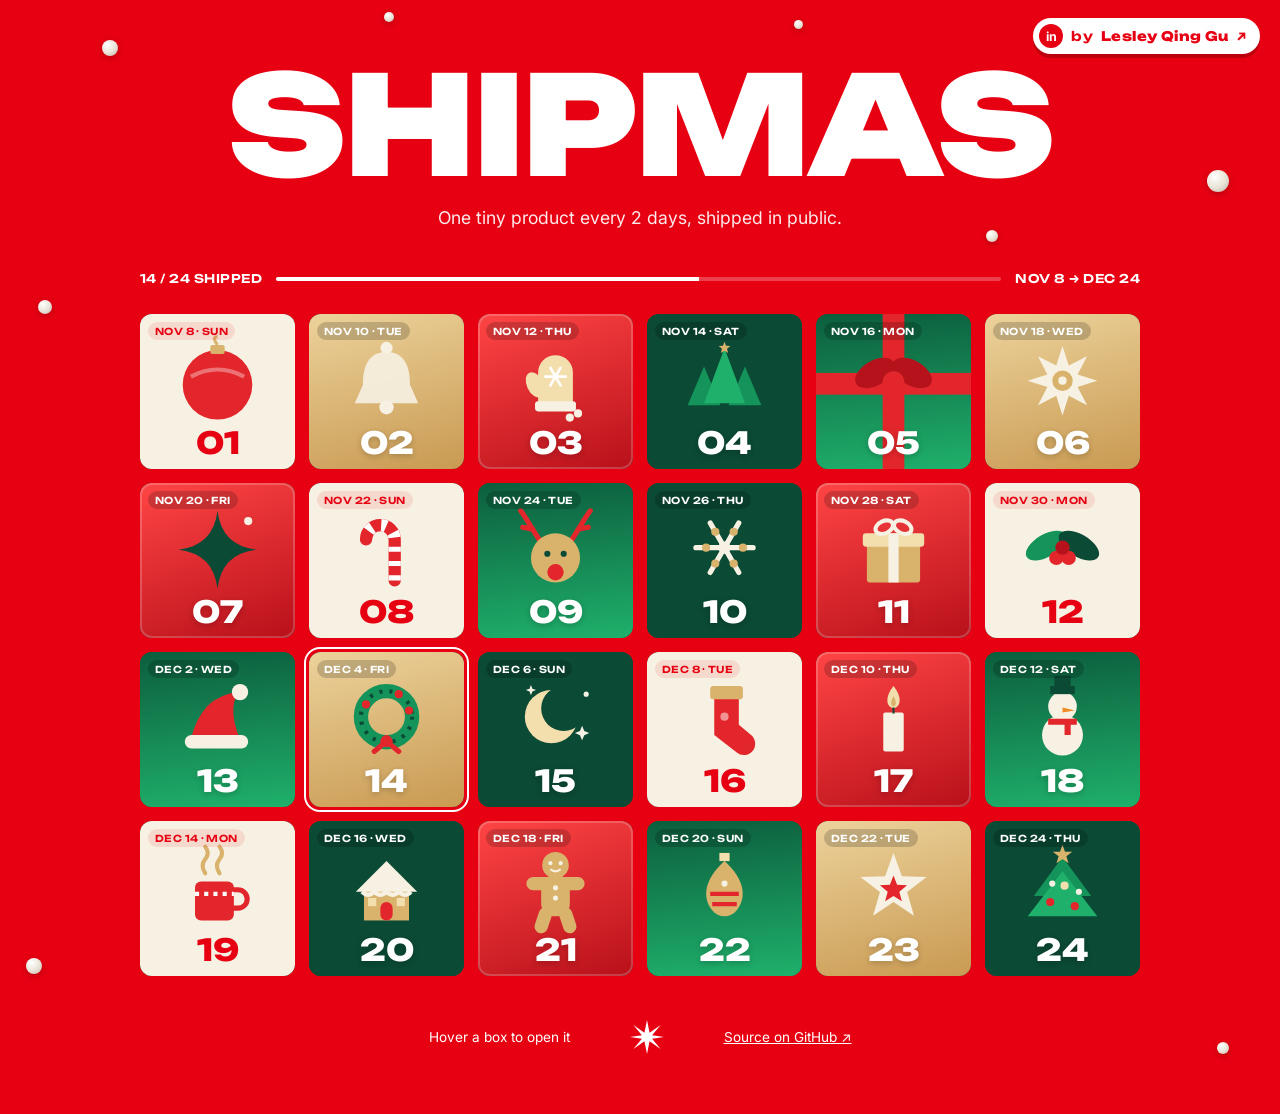
<file: index.html>
<!doctype html>
<html lang="en">
<head>
<meta charset="utf-8">
<meta name="viewport" content="width=device-width,initial-scale=1">
<title>Shipmas · 24-Day Christmas Countdown Design Challenge</title>
<meta name="description" content="One small feature shipped every 2 days, from Nov 8 to Dec 24.">
<link rel="preconnect" href="https://fonts.googleapis.com">
<link href="https://fonts.googleapis.com/css2?family=Unbounded:wght@600;800;900&family=Inter:wght@400;500;600&display=swap" rel="stylesheet">
<link rel="stylesheet" href="style.css?v=18">
</head>
<body>
<div class="balls" aria-hidden="true"><i></i><i></i><i></i><i></i><i></i><i></i><i></i><i></i></div>
<div class="fall" aria-hidden="true"><i></i><i></i><i></i><i></i><i></i><i></i><i></i><i></i><i></i><i></i><i></i><i></i></div>
<a class="by" href="https://www.linkedin.com/in/qing-gu-072167322" target="_blank" rel="noopener"><span class="in">in</span>by <b>Lesley Qing Gu</b><span class="arr">↗</span></a>
<div class="wrap">
  <header>
    <h1>Shipmas</h1>
    <p class="sub">One tiny product every 2 days, shipped in public.</p>
  </header>

  <div class="prog"><span id="progress"></span><div class="bar"><i id="fill"></i></div><span>NOV 8 → DEC 24</span></div>

  <main id="grid"></main>

  <footer>
    <span>Hover a box to open it</span>
    <svg viewBox="0 0 40 40" width="34" height="34" aria-hidden="true"><path d="M20 0 L23 15 L36 6 L26 18 L40 20 L26 22 L36 34 L23 25 L20 40 L17 25 L4 34 L14 22 L0 20 L14 18 L4 6 L17 15Z" fill="#fff"/></svg>
    <a href="https://github.com/Lesley-Qing-Gu/ChristmasChallenge">Source on GitHub ↗</a>
  </footer>
</div>
<script src="days.js?v=18"></script>
<script src="icons.js?v=18"></script>
<script src="app.js?v=18"></script>
</body>
</html>
</file>
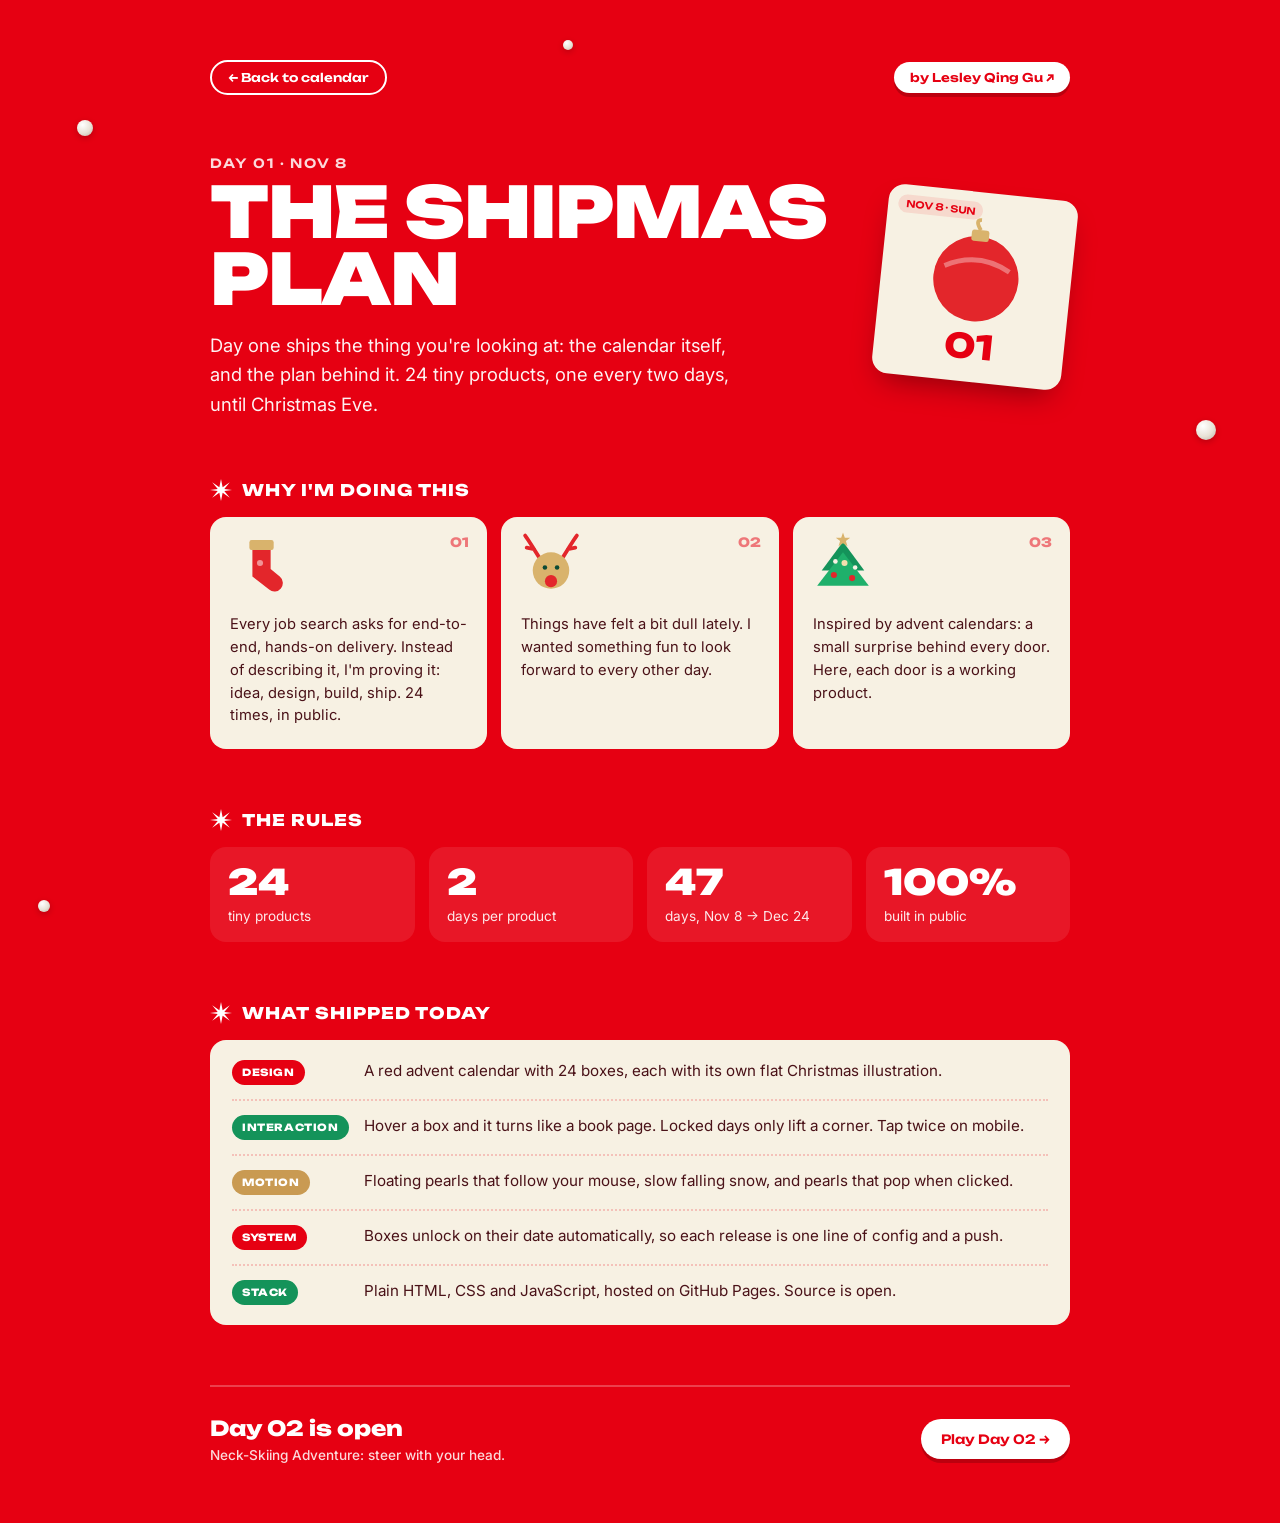
<file: days/01/index.html>
<!doctype html>
<html lang="en">
<head>
<meta charset="utf-8">
<meta name="viewport" content="width=device-width,initial-scale=1">
<title>Day 01 · The Shipmas Plan</title>
<meta name="description" content="Day 1 of Shipmas: the calendar itself, and the plan behind 24 tiny products in 47 days.">
<link rel="preconnect" href="https://fonts.googleapis.com">
<link href="https://fonts.googleapis.com/css2?family=Unbounded:wght@600;800;900&family=Inter:wght@400;500;600&display=swap" rel="stylesheet">
<style>
:root{--red:#e60012;--red-d:#b5121b;--cream:#f7f1e3;--ink:#4a1218;--green:#14935a;--gold:#c99a52}
*{box-sizing:border-box}
html,body{background:var(--red)}
body{margin:0;color:#fff;font-family:Inter,-apple-system,sans-serif;padding:clamp(28px,5vw,60px) 16px;position:relative;overflow-x:hidden}
.wrap{position:relative;z-index:1;max-width:860px;margin:0 auto}

/* pearls, same as the calendar */
.pearl{position:absolute;border-radius:50%;background:radial-gradient(circle at 35% 30%,#fff,#e8e2d6 55%,#b9b2a6);box-shadow:0 2px 6px #0003;animation:bob 5s ease-in-out infinite alternate;z-index:2;pointer-events:none}
@keyframes bob{from{transform:translateY(-8px)}to{transform:translateY(8px)}}
.fall{position:fixed;inset:0;pointer-events:none;overflow:hidden;z-index:0}
.fall i{position:absolute;top:-20px;border-radius:50%;background:radial-gradient(circle at 35% 30%,#fff,#e8e2d6 55%,#b9b2a6);opacity:.8;animation:drop linear infinite}
@keyframes drop{50%{transform:translate(20px,55vh)}100%{transform:translate(-8px,110vh)}}
@media(prefers-reduced-motion:reduce){.pearl,.fall i{animation:none}.fall{display:none}}

.top{display:flex;justify-content:space-between;align-items:center;gap:12px;flex-wrap:wrap}
.back,.by{display:inline-flex;align-items:center;gap:8px;font-family:Unbounded,sans-serif;font-weight:600;font-size:.75rem;padding:8px 16px;border-radius:99px;text-decoration:none;transition:transform .15s}
.back{color:#fff;border:2px solid #fff}
.by{background:#fff;color:var(--red);box-shadow:0 4px 0 #0000002e}
.back:hover,.by:hover{transform:translateY(-2px)}

.hero{display:grid;grid-template-columns:1fr auto;gap:28px;align-items:center;margin-top:clamp(36px,6vw,60px)}
.eyebrow{margin:0 0 8px;font-family:Unbounded,sans-serif;font-weight:600;font-size:.8rem;letter-spacing:.14em;opacity:.85}
h1{margin:0;font-family:Unbounded,sans-serif;font-weight:900;text-transform:uppercase;font-size:clamp(2.4rem,7.4vw,4.4rem);line-height:.95;letter-spacing:-.02em}
.lead{font-size:clamp(1rem,1.9vw,1.15rem);line-height:1.6;max-width:540px;margin:18px 0 0;opacity:.95}
/* the Day 1 box itself, as a little keepsake */
.tile{position:relative;width:clamp(130px,20vw,190px);aspect-ratio:1;border-radius:16px;background:var(--cream);transform:rotate(6deg);box-shadow:0 14px 30px -10px #0006;animation:sway 4s ease-in-out infinite alternate}
@keyframes sway{to{transform:rotate(2deg) translateY(-6px)}}
.tile svg{position:absolute;inset:0;width:100%;height:100%}
.tile .num{position:absolute;left:0;right:0;bottom:8%;text-align:center;font-family:Unbounded,sans-serif;font-weight:800;font-size:clamp(1.4rem,3vw,2.1rem);color:var(--red)}
.tile .date{position:absolute;top:10px;left:10px;font-family:Unbounded,sans-serif;font-weight:600;font-size:.6rem;padding:3px 8px;border-radius:99px;background:#e600121a;color:var(--red)}

h2{display:flex;align-items:center;gap:10px;font-family:Unbounded,sans-serif;font-weight:800;font-size:1rem;letter-spacing:.06em;text-transform:uppercase;margin:clamp(44px,6vw,60px) 0 16px}
h2 svg{flex:none}

/* why: three cream cards, each with a little illustration */
.cards{display:grid;grid-template-columns:repeat(3,1fr);gap:14px}
.card{position:relative;background:var(--cream);color:var(--ink);border-radius:16px;padding:20px 20px 22px;line-height:1.55;font-size:.92rem;overflow:hidden}
.card svg{width:76px;height:76px;display:block;margin:-6px 0 6px -8px}
.card b{position:absolute;top:16px;right:18px;font-family:Unbounded,sans-serif;font-weight:800;font-size:.8rem;color:var(--red);opacity:.5}

/* rules: white numbers on soft panels */
.rules{display:grid;grid-template-columns:repeat(4,1fr);gap:14px}
.rule{background:#ffffff17;border-radius:16px;padding:18px}
.rule b{display:block;font-family:Unbounded,sans-serif;font-weight:900;font-size:clamp(1.6rem,4vw,2.2rem);line-height:1}
.rule span{display:block;margin-top:8px;font-size:.85rem;opacity:.9}

/* shipped: one cream panel, small coloured tags as accents */
.shipped{list-style:none;margin:0;padding:6px 22px;background:var(--cream);color:var(--ink);border-radius:16px}
.shipped li{display:grid;grid-template-columns:118px 1fr;gap:14px;align-items:baseline;padding:14px 0;font-size:.95rem;line-height:1.5;border-bottom:2px dotted #e6001233}
.shipped li:last-child{border-bottom:0}
.tag{justify-self:start;font-family:Unbounded,sans-serif;font-weight:800;font-size:.62rem;letter-spacing:.06em;padding:5px 10px;border-radius:99px;color:#fff}
.t-red{background:var(--red)}.t-green{background:var(--green)}.t-gold{background:var(--gold)}

.next{margin-top:clamp(44px,6vw,60px);display:flex;justify-content:space-between;align-items:center;gap:16px;flex-wrap:wrap;border-top:2px solid #ffffff40;padding-top:28px}
.next p{margin:0;font-family:Unbounded,sans-serif;font-weight:800;font-size:clamp(1rem,2.4vw,1.3rem)}
.next small{display:block;font-family:Inter,sans-serif;font-weight:500;font-size:.85rem;margin-top:6px;opacity:.85}
.next a{background:#fff;color:var(--red);text-decoration:none;font-family:Unbounded,sans-serif;font-weight:600;font-size:.8rem;padding:12px 20px;border-radius:99px;box-shadow:0 4px 0 #0000002e;transition:transform .15s}
.next a:hover{transform:translateY(-2px)}

@media(max-width:720px){.hero{grid-template-columns:1fr}.tile{justify-self:end;margin-top:-10px}.cards{grid-template-columns:1fr}.rules{grid-template-columns:repeat(2,1fr)}.shipped li{grid-template-columns:1fr;gap:6px}}
</style>
</head>
<body>
<i class="pearl" style="width:16px;height:16px;top:120px;left:6%"></i>
<i class="pearl" style="width:10px;height:10px;top:40px;left:44%;animation-duration:6.5s"></i>
<i class="pearl" style="width:20px;height:20px;top:420px;right:5%;animation-duration:4.2s;animation-delay:-2s"></i>
<i class="pearl" style="width:12px;height:12px;top:900px;left:3%;animation-duration:6s"></i>
<div class="fall" aria-hidden="true">
  <i style="left:8%;width:8px;height:8px;animation-duration:14s"></i>
  <i style="left:27%;width:6px;height:6px;animation-duration:11s;animation-delay:-4s"></i>
  <i style="left:52%;width:10px;height:10px;animation-duration:18s;animation-delay:-9s"></i>
  <i style="left:73%;width:7px;height:7px;animation-duration:13s;animation-delay:-2s"></i>
  <i style="left:91%;width:9px;height:9px;animation-duration:16s;animation-delay:-11s"></i>
</div>

<div class="wrap">
  <div class="top">
    <a class="back" href="../../">← Back to calendar</a>
    <a class="by" href="https://www.linkedin.com/in/qing-gu-072167322" target="_blank" rel="noopener">by Lesley Qing Gu ↗</a>
  </div>

  <div class="hero">
    <div>
      <p class="eyebrow">DAY 01 · NOV 8</p>
      <h1>The Shipmas<br>Plan</h1>
      <p class="lead">Day one ships the thing you're looking at: the calendar itself, and the plan behind it. 24 tiny products, one every two days, until Christmas Eve.</p>
    </div>
    <div class="tile" aria-hidden="true"><svg viewBox="0 0 100 100" data-icon="0" data-fit></svg><span class="date">NOV 8 · SUN</span><span class="num">01</span></div>
  </div>

  <h2><svg width="22" height="22" viewBox="0 0 40 40"><path d="M20 0 L23 15 L36 6 L26 18 L40 20 L26 22 L36 34 L23 25 L20 40 L17 25 L4 34 L14 22 L0 20 L14 18 L4 6 L17 15Z" fill="#fff"/></svg>Why I'm doing this</h2>
  <div class="cards">
    <div class="card"><b>01</b><svg viewBox="0 0 100 100" data-icon="15"></svg>Every job search asks for end-to-end, hands-on delivery. Instead of describing it, I'm proving it: idea, design, build, ship. 24 times, in public.</div>
    <div class="card"><b>02</b><svg viewBox="0 0 100 100" data-icon="8"></svg>Things have felt a bit dull lately. I wanted something fun to look forward to every other day.</div>
    <div class="card"><b>03</b><svg viewBox="0 0 100 100" data-icon="23"></svg>Inspired by advent calendars: a small surprise behind every door. Here, each door is a working product.</div>
  </div>

  <h2><svg width="22" height="22" viewBox="0 0 40 40"><path d="M20 0 L23 15 L36 6 L26 18 L40 20 L26 22 L36 34 L23 25 L20 40 L17 25 L4 34 L14 22 L0 20 L14 18 L4 6 L17 15Z" fill="#fff"/></svg>The rules</h2>
  <div class="rules">
    <div class="rule"><b>24</b><span>tiny products</span></div>
    <div class="rule"><b>2</b><span>days per product</span></div>
    <div class="rule"><b>47</b><span>days, Nov 8 → Dec 24</span></div>
    <div class="rule"><b>100%</b><span>built in public</span></div>
  </div>

  <h2><svg width="22" height="22" viewBox="0 0 40 40"><path d="M20 0 L23 15 L36 6 L26 18 L40 20 L26 22 L36 34 L23 25 L20 40 L17 25 L4 34 L14 22 L0 20 L14 18 L4 6 L17 15Z" fill="#fff"/></svg>What shipped today</h2>
  <ul class="shipped">
    <li><span class="tag t-red">DESIGN</span>A red advent calendar with 24 boxes, each with its own flat Christmas illustration.</li>
    <li><span class="tag t-green">INTERACTION</span>Hover a box and it turns like a book page. Locked days only lift a corner. Tap twice on mobile.</li>
    <li><span class="tag t-gold">MOTION</span>Floating pearls that follow your mouse, slow falling snow, and pearls that pop when clicked.</li>
    <li><span class="tag t-red">SYSTEM</span>Boxes unlock on their date automatically, so each release is one line of config and a push.</li>
    <li><span class="tag t-green">STACK</span>Plain HTML, CSS and JavaScript, hosted on GitHub Pages. Source is open.</li>
  </ul>

  <div class="next">
    <p>Day 02 is open<small>Neck-Skiing Adventure: steer with your head.</small></p>
    <a href="../02/">Play Day 02 →</a>
  </div>
</div>

<script src="../../icons.js?v=9"></script>
<script>
// reuse the calendar's illustrations
document.querySelectorAll('svg[data-icon]').forEach(svg => {
  const art = ICONS[+svg.dataset.icon].svg;
  svg.innerHTML = svg.hasAttribute('data-fit') ? `<g transform="translate(17 14) scale(.66)">${art}</g>` : art;
});
</script>
</body>
</html>
</file>
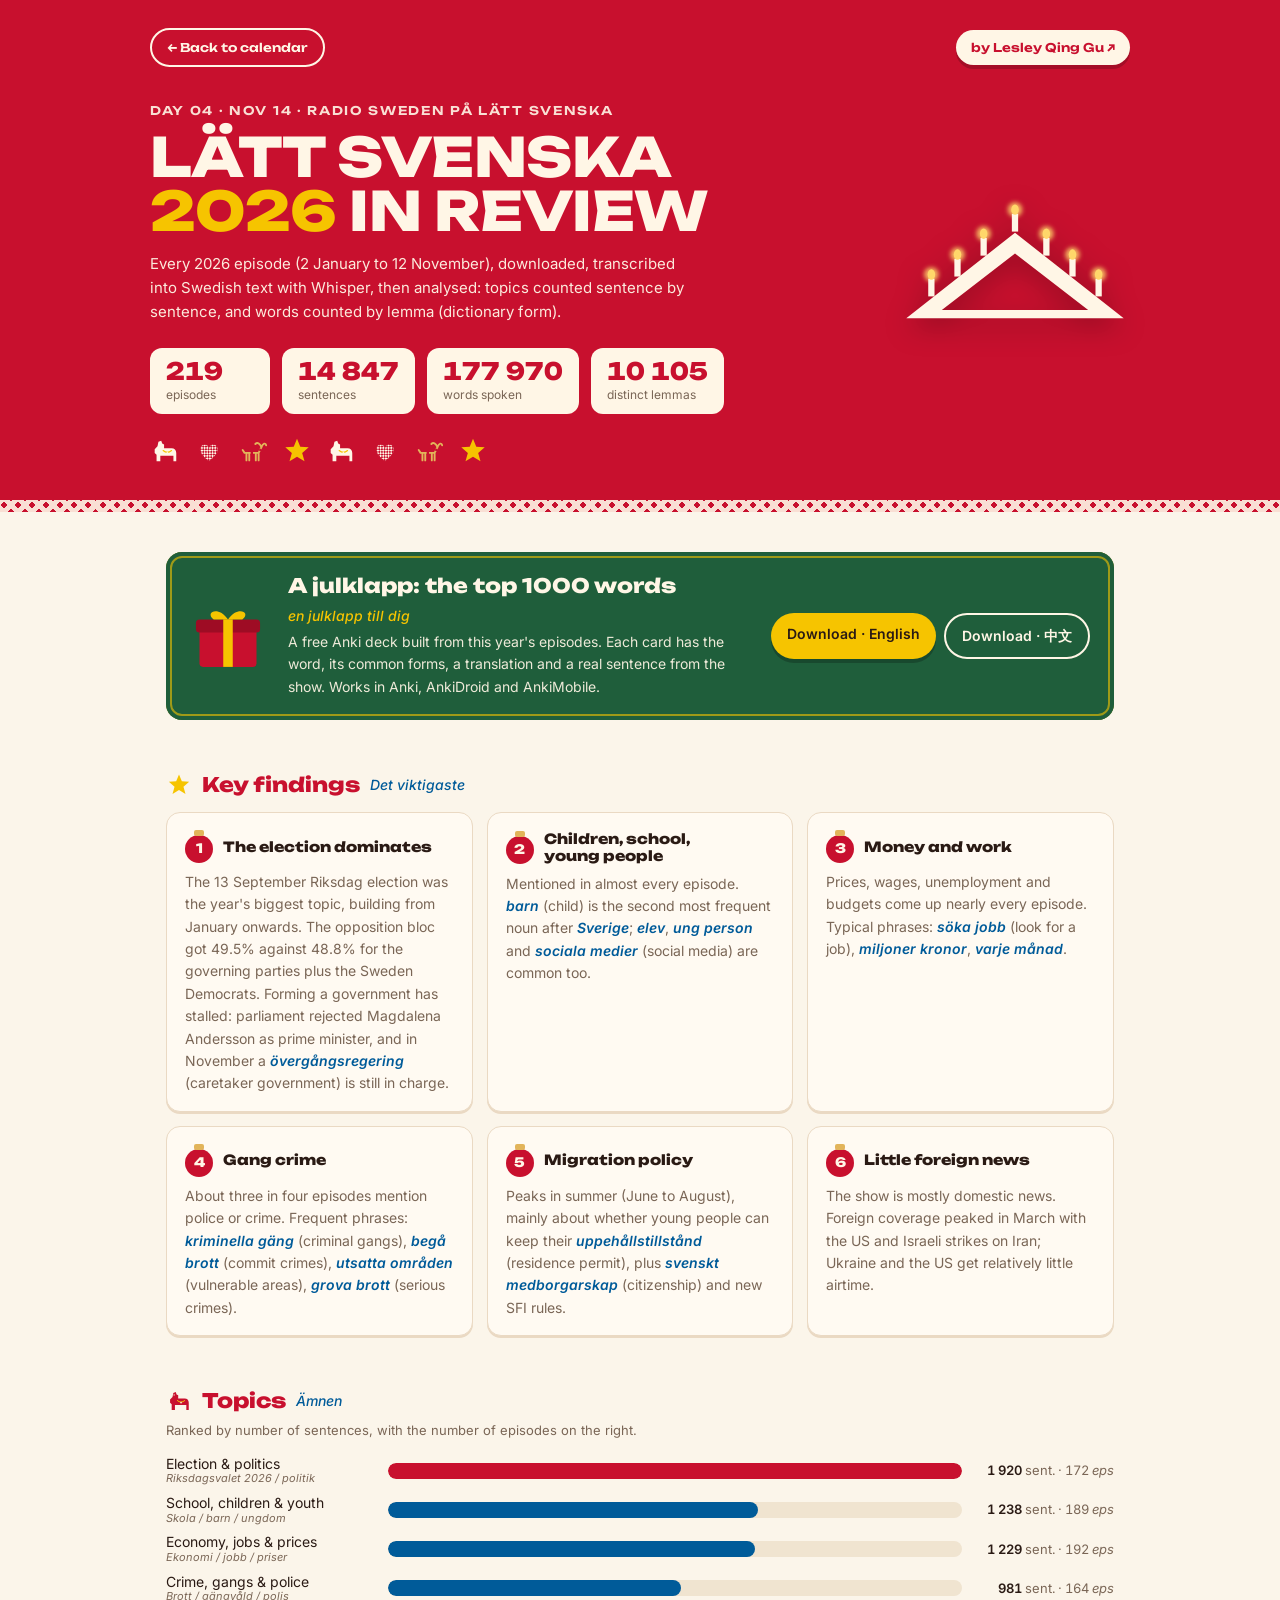
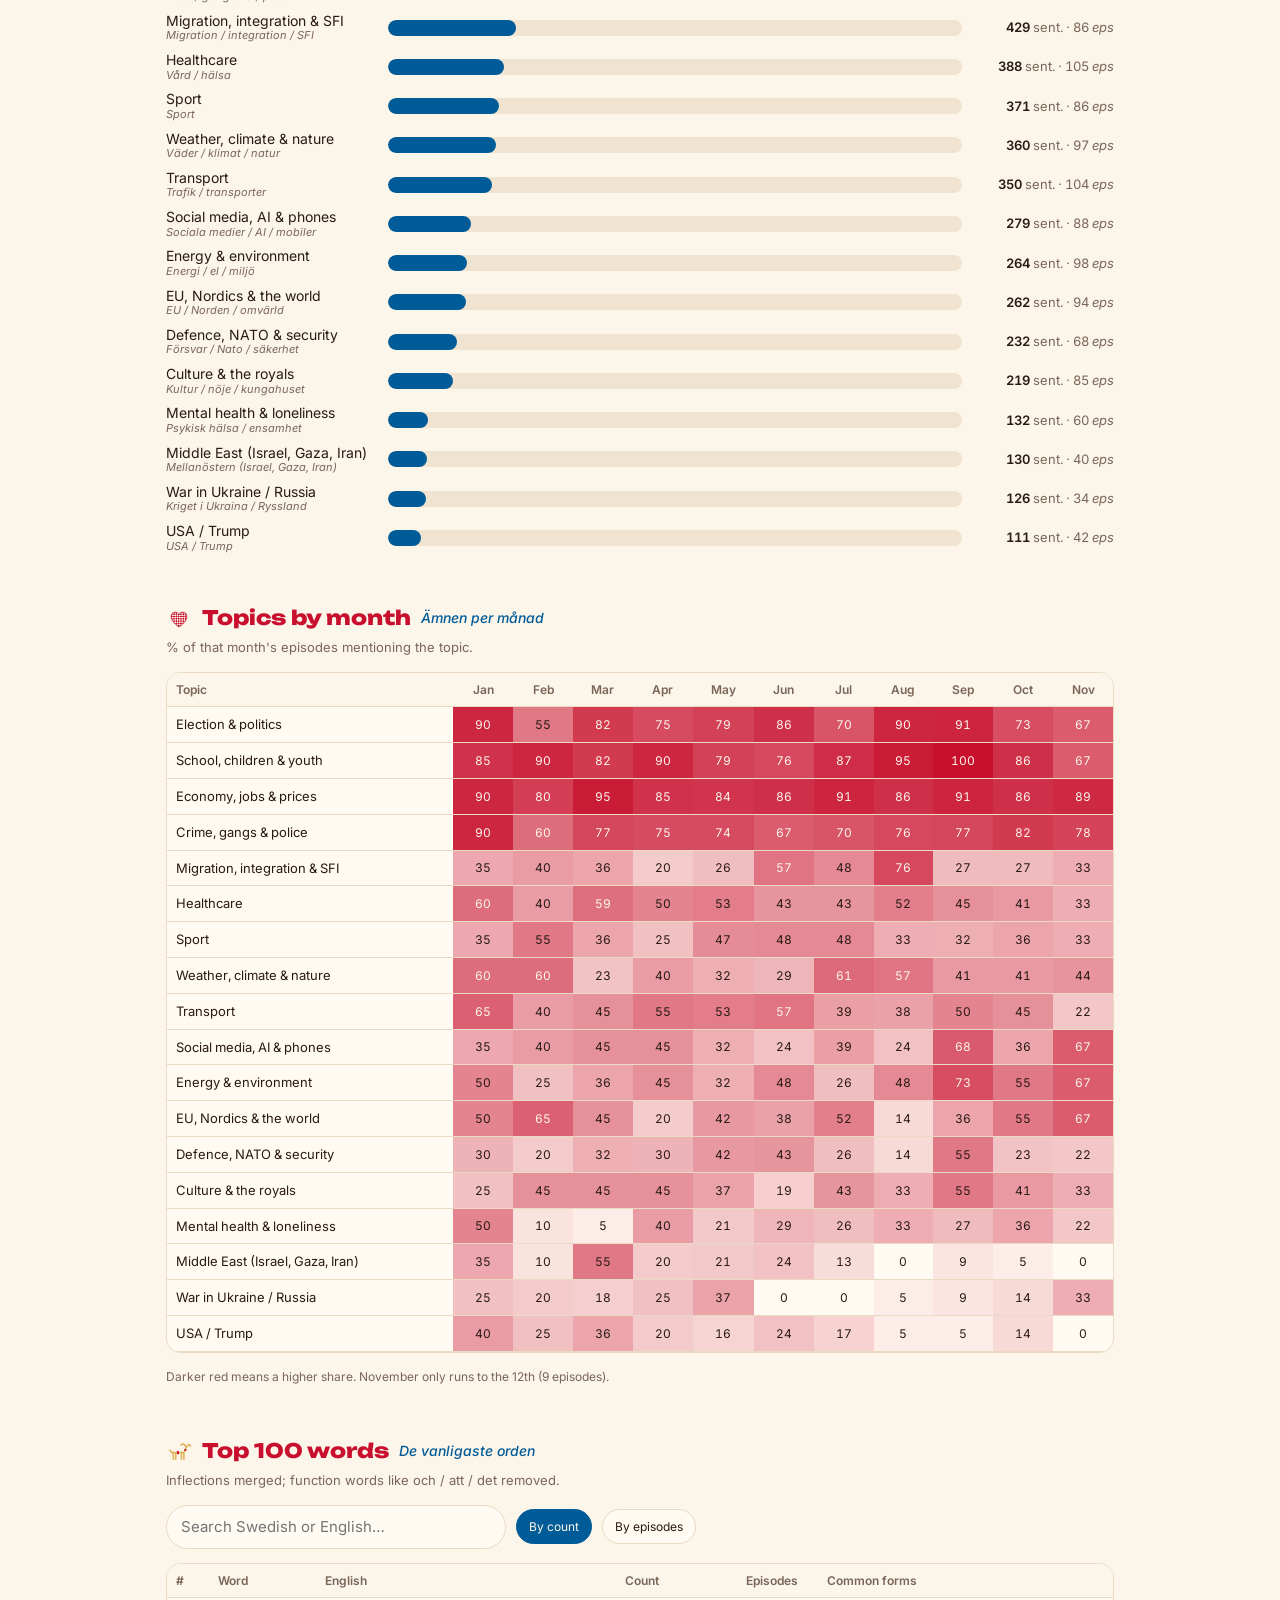
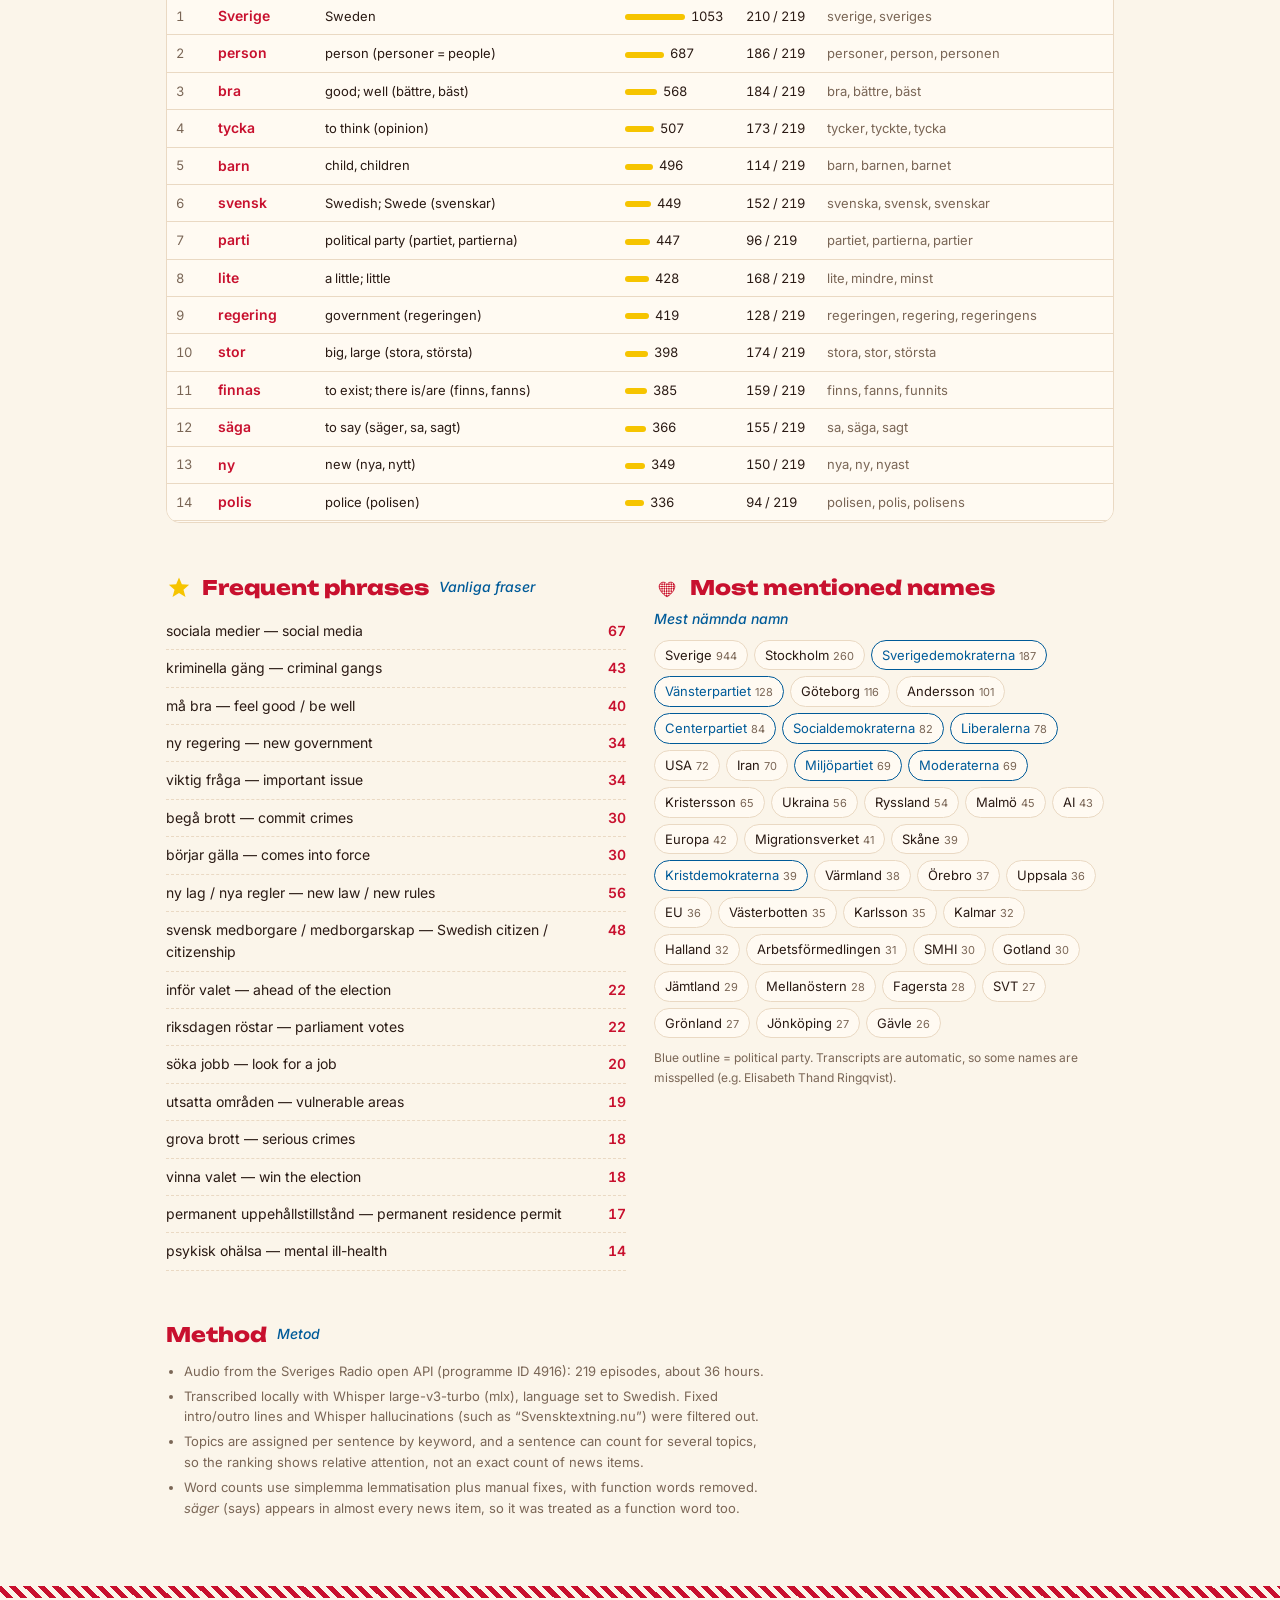
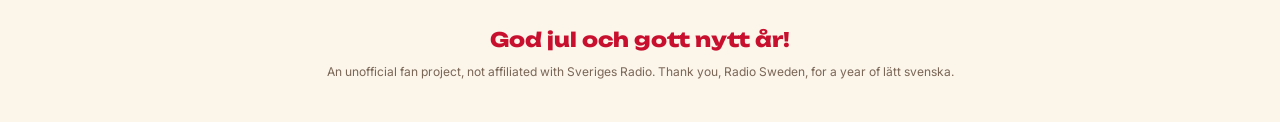
<file: days/04/index.html>
<!doctype html>
<html lang="en">
<head>
<meta charset="utf-8">
<meta name="viewport" content="width=device-width,initial-scale=1">
<title>Day 04 · Lätt svenska 2026 in Review</title>
<meta name="description" content="Day 4 of Shipmas: every 2026 episode of Radio Sweden på lätt svenska, transcribed and analysed. Topics, top words, and a free 1000-word Anki deck.">
<link rel="preconnect" href="https://fonts.googleapis.com">
<link rel="stylesheet" href="https://fonts.googleapis.com/css2?family=Unbounded:wght@600;800&family=Inter:wght@400;500;600&display=swap">
<style>
/* Swedish Christmas: julröd hero with an advent candle arch, folk ornaments (dala horse, julbock, woven heart, star),
   cross-stitch trim, cream paper body, Swedish blue and yellow for the data. Variable names are the ones the data script expects. */
:root{
  color-scheme:light;
  --bg:#fbf5ea; --surface:#fffaf2; --fg:#2a1a14; --muted:#7a6656; --line:#ead9c3;
  --red:#c8102e; --red-d:#9e0c24; --blue:#005b99; --yellow:#f6c400; --green:#1f5e3b; --straw:#e2b45a;
  --accent:var(--blue); --accent-soft:#f0e4d0; --warm:var(--red); --heat:200,16,46;
  --display:"Unbounded",system-ui,sans-serif; --body:"Inter",system-ui,sans-serif;
}
*{box-sizing:border-box}
html,body{margin:0;background:var(--bg)}
body{color:var(--fg);font-family:var(--body);font-size:15px;line-height:1.6;overflow-x:hidden}
h1,h2,h3{font-family:var(--display);text-wrap:balance;margin:0;line-height:1.2}
a{color:inherit}
:focus-visible{outline:2px solid var(--blue);outline-offset:2px}

/* ---------- hero ---------- */
.hero{position:relative;background:var(--red);color:#fff6e6;overflow:hidden;padding:28px 16px 46px}
.hero::after{content:"";position:absolute;left:0;right:0;bottom:0;height:12px;
  background:repeating-linear-gradient(45deg,#fff6e6 0 5px,transparent 5px 10px),repeating-linear-gradient(-45deg,#fff6e6 0 5px,transparent 5px 10px);opacity:.9}
.snow{position:absolute;inset:0;pointer-events:none}
.snow i{position:absolute;top:-8px;width:5px;height:5px;border-radius:50%;background:#fff;opacity:.6;animation:fall linear infinite}
@keyframes fall{to{transform:translate(24px,420px)}}
.wrap{position:relative;max-width:980px;margin:0 auto}
.top{display:flex;justify-content:space-between;align-items:center;gap:12px;flex-wrap:wrap}
.top a{font-family:var(--display);font-weight:600;font-size:12px;text-decoration:none;padding:8px 15px;border-radius:999px;transition:transform .15s}
.top .back{border:2px solid #fff6e6}
.top .by{background:#fff6e6;color:var(--red);box-shadow:0 4px 0 #0000002e}
.top a:hover{transform:translateY(-2px)}
.head{display:grid;grid-template-columns:1fr auto;gap:28px;align-items:end;margin-top:34px}
.eyebrow{font-family:var(--display);font-weight:600;font-size:12px;letter-spacing:.14em;opacity:.9;margin:0 0 10px}
.hero h1{font-weight:800;font-size:clamp(30px,6vw,54px);line-height:1;text-transform:uppercase;letter-spacing:-.01em}
.hero h1 em{font-style:normal;color:var(--yellow)}
.lede{max-width:60ch;margin:14px 0 0;opacity:.95}
.arch{width:clamp(150px,22vw,230px);height:auto;filter:drop-shadow(0 8px 14px #0004)}
.arch .bulb{animation:glow 2.4s ease-in-out infinite alternate}
@keyframes glow{from{opacity:1}to{opacity:.55}}
.ornaments{display:flex;gap:14px;align-items:center;margin-top:22px;flex-wrap:wrap}
.ornaments svg{width:30px;height:30px}
.stats{display:flex;flex-wrap:wrap;gap:12px;margin-top:24px;font-variant-numeric:tabular-nums}
.stats div{display:flex;flex-direction:column;background:#fff6e6;color:var(--fg);border-radius:12px;padding:10px 16px;min-width:120px}
.stats b{font-family:var(--display);font-weight:800;font-size:24px;color:var(--red);line-height:1.1}
.stats span{font-size:12px;color:var(--muted)}

/* ---------- body ---------- */
main{max-width:980px;margin:0 auto;padding:40px 16px 64px;display:flex;flex-direction:column;gap:52px}
section{display:flex;flex-direction:column;gap:14px;min-width:0}
h2{font-size:20px;font-weight:800;color:var(--red);display:flex;align-items:center;gap:10px;flex-wrap:wrap}
h2 svg{width:26px;height:26px;flex:none}
h2 small{font-family:var(--body);font-size:14px;font-weight:500;font-style:italic;color:var(--blue)}
.sub{margin:-8px 0 0;font-size:13px;color:var(--muted)}

/* julklapp: the Anki deck as a present */
.deck{flex-direction:row;align-items:center;gap:22px;flex-wrap:wrap;background:var(--green);color:#fff6e6;border-radius:16px;padding:22px 24px;
  box-shadow:inset 0 0 0 4px var(--green),inset 0 0 0 6px #f6c40099}
.deck .gift{width:76px;height:76px;flex:none}
.deck .txt{flex:1 1 300px}
.deck h2{color:#fff6e6}
.deck h2 small{color:var(--yellow)}
.deck p{margin:6px 0 0;font-size:14px;opacity:.92;max-width:60ch}
.dl{display:flex;gap:8px;flex-wrap:wrap}
.dl a{font-weight:600;font-size:14px;text-decoration:none;padding:10px 16px;border-radius:999px;white-space:nowrap;transition:transform .15s}
.dl a.pri{background:var(--yellow);color:#2a1a14;box-shadow:0 4px 0 #0000003a}
.dl a.alt{border:2px solid #fff6e6;color:#fff6e6}
.dl a:hover{transform:translateY(-2px)}

.findings{display:grid;grid-template-columns:repeat(auto-fit,minmax(280px,1fr));gap:14px}
.finding{background:var(--surface);border:1px solid var(--line);border-radius:14px;padding:18px 18px 16px;box-shadow:0 2px 0 var(--line)}
.finding h3{font-size:14px;font-weight:800;margin-bottom:8px;display:flex;gap:10px;align-items:center}
.finding h3 .n{position:relative;flex:none;display:grid;place-items:center;width:28px;height:28px;border-radius:50%;background:var(--red);color:#fff6e6;font-size:13px;margin-top:4px}
.finding h3 .n::before{content:"";position:absolute;top:-5px;left:50%;width:10px;height:6px;margin-left:-5px;background:var(--straw);border-radius:2px}
.finding p{margin:0;color:var(--muted);font-size:14px}
.finding .sv{color:var(--blue);font-weight:600;font-style:italic}

.bars{display:flex;flex-direction:column;gap:8px}
.bar{display:grid;grid-template-columns:minmax(120px,210px) 1fr 140px;align-items:center;gap:12px;font-size:14px}
.bar .lbl{line-height:1.25}.bar .lbl i{display:block;font-style:italic;font-size:11px;color:var(--muted)}
.track{height:16px;background:var(--accent-soft);border-radius:999px;overflow:hidden}
.fill{height:100%;background:var(--blue);border-radius:999px}
.bar:first-child .fill{background:var(--red)}
.num{font-variant-numeric:tabular-nums;text-align:right;color:var(--muted);font-size:13px}
.num b{color:var(--fg);font-weight:600}

.scroll{overflow-x:auto;border:1px solid var(--line);border-radius:14px;background:var(--surface)}
table{border-collapse:collapse;width:100%;font-size:13px;font-variant-numeric:tabular-nums}
th,td{padding:7px 9px;text-align:left;border-bottom:1px solid var(--line);white-space:nowrap}
th{font-weight:600;color:var(--muted);font-size:12px;position:sticky;top:0;background:var(--bg)}
.heat td.c{text-align:center;min-width:42px;font-size:12px}
.legend{font-size:12px;color:var(--muted)}
.controls{display:flex;gap:10px;flex-wrap:wrap;align-items:center}
input[type=search]{font:inherit;padding:9px 14px;border:1px solid var(--line);border-radius:999px;background:var(--surface);color:var(--fg);min-width:0;flex:1 1 220px;max-width:340px}
button.sort{font:inherit;font-size:12px;padding:7px 12px;border:1px solid var(--line);border-radius:999px;background:var(--surface);color:var(--fg);cursor:pointer}
button.sort[aria-pressed=true]{background:var(--blue);color:#fff6e6;border-color:var(--blue)}
.vocab td.w{font-weight:600;font-size:14px;color:var(--red)}.vocab td.f{color:var(--muted)}
.vocab td.r{color:var(--muted);width:32px}
.mini{display:inline-block;height:6px;background:var(--yellow);border-radius:3px;vertical-align:middle;margin-right:6px}

.two{display:grid;grid-template-columns:repeat(auto-fit,minmax(300px,1fr));gap:28px}
.chips{display:flex;flex-wrap:wrap;gap:6px}
.chip{border:1px solid var(--line);border-radius:999px;padding:4px 10px;font-size:13px;background:var(--surface)}
.chip em{font-style:normal;color:var(--muted);font-size:11px;margin-left:4px}
.chip.p{border-color:var(--blue);color:var(--blue)}
.phr{display:flex;flex-direction:column}
.phr div{display:grid;grid-template-columns:1fr auto;gap:8px;padding:7px 0;border-bottom:1px dashed var(--line);font-size:14px}
.phr span{color:var(--red);font-weight:600;font-variant-numeric:tabular-nums}
.method{font-size:13px;color:var(--muted);max-width:75ch}
.method ul{margin:0;padding-left:18px}
.method li{margin-bottom:4px}

footer{text-align:center;padding:26px 16px 40px;border-top:12px solid transparent;
  border-image:repeating-linear-gradient(45deg,var(--red) 0 5px,transparent 5px 10px) 12}
footer .gj{font-family:var(--display);font-weight:800;font-size:20px;color:var(--red);margin:0}
footer p{margin:6px 0 0;font-size:12px;color:var(--muted)}

@media (max-width:640px){ .head{grid-template-columns:1fr} .arch{justify-self:end;margin-top:-8px;width:150px} .stats div{min-width:0;flex:1 1 40%} }
@media (max-width:560px){.bar{grid-template-columns:110px 1fr 70px;gap:8px}.bar .num i{display:none}}
@media (prefers-reduced-motion:reduce){ .snow{display:none} .arch .bulb{animation:none} }
</style>
</head>
<body>
<svg width="0" height="0" style="position:absolute" aria-hidden="true">
  <defs>
    <pattern id="weave" width="8" height="8" patternUnits="userSpaceOnUse" patternTransform="rotate(45)"><rect width="8" height="8" fill="#c8102e"/><rect width="4" height="4" fill="#fff6e6"/><rect x="4" y="4" width="4" height="4" fill="#fff6e6"/></pattern>
    <filter id="soft"><feGaussianBlur stdDeviation="2.2"/></filter>
  </defs>
  <!-- dala horse -->
  <symbol id="dala" viewBox="0 0 64 64"><path d="M14 54V40l-4-4v-8l6-6 2-10 6-2 2 6 4 2v8h16c6 0 10 4 10 10v18h-6V42H22v12z" fill="currentColor"/><path d="M28 31q9 8 18 0" fill="none" stroke="#f6c400" stroke-width="2.4" stroke-linecap="round"/><circle cx="37" cy="36" r="2" fill="#fff6e6"/><circle cx="20" cy="17" r="1.6" fill="#fff6e6"/></symbol>
  <!-- straw goat -->
  <symbol id="bock" viewBox="0 0 64 64"><g fill="none" stroke="#e2b45a" stroke-width="4" stroke-linecap="round" stroke-linejoin="round"><path d="M14 36h30M44 36l6-12M50 24c-3-9-9-11-13-7M50 24c3-9 9-10 10-4M18 36v16M24 36v16M38 36v16M44 36v16M14 36l-4-6"/></g><g fill="#c8102e"><rect x="27" y="32" width="5" height="8" rx="1"/><rect x="45" y="27" width="5" height="5" rx="1"/></g></symbol>
  <!-- woven heart -->
  <symbol id="heart" viewBox="0 0 64 64"><path d="M32 54C10 40 8 22 20 18c7-2 11 3 12 6 1-3 5-8 12-6 12 4 10 22-12 36z" fill="url(#weave)" stroke="#c8102e" stroke-width="2"/></symbol>
  <!-- star -->
  <symbol id="star" viewBox="0 0 64 64"><path d="M32 6l7 17 18 1-14 12 5 18-16-10-16 10 5-18L7 24l18-1z" fill="#f6c400"/></symbol>
</svg>

<header class="hero">
  <div class="snow" aria-hidden="true"><i style="left:6%;animation-duration:9s"></i><i style="left:19%;animation-duration:12s;animation-delay:-4s"></i><i style="left:34%;animation-duration:10s;animation-delay:-7s"></i><i style="left:52%;animation-duration:13s;animation-delay:-2s"></i><i style="left:67%;animation-duration:11s;animation-delay:-9s"></i><i style="left:81%;animation-duration:9.5s;animation-delay:-5s"></i><i style="left:93%;animation-duration:12.5s;animation-delay:-3s"></i></div>
  <div class="wrap">
    <nav class="top"><a class="back" href="../../">← Back to calendar</a><a class="by" href="https://www.linkedin.com/in/qing-gu-072167322" target="_blank" rel="noopener">by Lesley Qing Gu ↗</a></nav>
    <div class="head">
      <div>
        <p class="eyebrow">DAY 04 · NOV 14 · RADIO SWEDEN PÅ LÄTT SVENSKA</p>
        <h1>Lätt svenska <em>2026</em> in Review</h1>
        <p class="lede">Every 2026 episode (2 January to 12 November), downloaded, transcribed into Swedish text with Whisper, then analysed: topics counted sentence by sentence, and words counted by lemma (dictionary form).</p>
      </div>
      <!-- advent candle arch (adventsljusstake), the one in every Swedish window -->
      <svg class="arch" viewBox="0 0 220 124" aria-hidden="true">
        <g fill="#ffd76a" filter="url(#soft)" opacity=".8"><circle cx="30" cy="76" r="7"/><circle cx="55" cy="57" r="7"/><circle cx="80" cy="37" r="7"/><circle cx="110" cy="14" r="7"/><circle cx="140" cy="37" r="7"/><circle cx="165" cy="57" r="7"/><circle cx="190" cy="76" r="7"/></g>
        <path d="M6 118 110 36 214 118zM40 110 110 56 180 110z" fill="#fff6e6" fill-rule="evenodd"/>
        <g fill="#fff6e6"><rect x="27" y="80" width="6" height="17"/><rect x="52" y="61" width="6" height="17"/><rect x="77" y="41" width="6" height="17"/><rect x="107" y="18" width="6" height="17"/><rect x="137" y="41" width="6" height="17"/><rect x="162" y="61" width="6" height="17"/><rect x="187" y="80" width="6" height="17"/></g>
        <g class="bulb" fill="#ffd76a"><ellipse cx="30" cy="76" rx="3.6" ry="5"/><ellipse cx="55" cy="57" rx="3.6" ry="5"/><ellipse cx="80" cy="37" rx="3.6" ry="5"/><ellipse cx="110" cy="14" rx="3.6" ry="5"/><ellipse cx="140" cy="37" rx="3.6" ry="5"/><ellipse cx="165" cy="57" rx="3.6" ry="5"/><ellipse cx="190" cy="76" rx="3.6" ry="5"/></g>
      </svg>
    </div>
    <div class="stats" id="stats"></div>
    <div class="ornaments" aria-hidden="true">
      <svg style="color:#fff6e6"><use href="#dala"/></svg><svg><use href="#heart"/></svg><svg><use href="#bock"/></svg><svg><use href="#star"/></svg>
      <svg style="color:#fff6e6"><use href="#dala"/></svg><svg><use href="#heart"/></svg><svg><use href="#bock"/></svg><svg><use href="#star"/></svg>
    </div>
  </div>
</header>

<main>
<section class="deck" aria-labelledby="deckTitle">
  <svg class="gift" viewBox="0 0 64 64" aria-hidden="true"><rect x="8" y="26" width="48" height="32" rx="3" fill="#c8102e"/><rect x="5" y="18" width="54" height="11" rx="3" fill="#9e0c24"/><rect x="28" y="18" width="8" height="40" fill="#f6c400"/><path d="M32 18c-8-12-20-6-12 0zM32 18c8-12 20-6 12 0z" fill="#f6c400"/></svg>
  <div class="txt">
    <h2 id="deckTitle">A julklapp: the top 1000 words <small lang="sv">en julklapp till dig</small></h2>
    <p>A free Anki deck built from this year's episodes. Each card has the word, its common forms, a translation and a real sentence from the show. Works in Anki, AnkiDroid and AnkiMobile.</p>
  </div>
  <div class="dl"><a class="pri" href="latt_svenska_2026_top1000_en.apkg" download>Download · English</a><a class="alt" href="latt_svenska_2026_top1000.apkg" download>Download · 中文</a></div>
</section>

<section>
  <h2><svg><use href="#star"/></svg>Key findings <small lang="sv">Det viktigaste</small></h2>
  <div class="findings">
    <div class="finding"><h3><span class="n">1</span>The election dominates</h3><p>The 13 September Riksdag election was the year's biggest topic, building from January onwards. The opposition bloc got 49.5% against 48.8% for the governing parties plus the Sweden Democrats. Forming a government has stalled: parliament rejected Magdalena Andersson as prime minister, and in November a <span class="sv">övergångsregering</span> (caretaker government) is still in charge.</p></div>
    <div class="finding"><h3><span class="n">2</span>Children, school, young people</h3><p>Mentioned in almost every episode. <span class="sv">barn</span> (child) is the second most frequent noun after <span class="sv">Sverige</span>; <span class="sv">elev</span>, <span class="sv">ung person</span> and <span class="sv">sociala medier</span> (social media) are common too.</p></div>
    <div class="finding"><h3><span class="n">3</span>Money and work</h3><p>Prices, wages, unemployment and budgets come up nearly every episode. Typical phrases: <span class="sv">söka jobb</span> (look for a job), <span class="sv">miljoner kronor</span>, <span class="sv">varje månad</span>.</p></div>
    <div class="finding"><h3><span class="n">4</span>Gang crime</h3><p>About three in four episodes mention police or crime. Frequent phrases: <span class="sv">kriminella gäng</span> (criminal gangs), <span class="sv">begå brott</span> (commit crimes), <span class="sv">utsatta områden</span> (vulnerable areas), <span class="sv">grova brott</span> (serious crimes).</p></div>
    <div class="finding"><h3><span class="n">5</span>Migration policy</h3><p>Peaks in summer (June to August), mainly about whether young people can keep their <span class="sv">uppehållstillstånd</span> (residence permit), plus <span class="sv">svenskt medborgarskap</span> (citizenship) and new SFI rules.</p></div>
    <div class="finding"><h3><span class="n">6</span>Little foreign news</h3><p>The show is mostly domestic news. Foreign coverage peaked in March with the US and Israeli strikes on Iran; Ukraine and the US get relatively little airtime.</p></div>
  </div>
</section>

<section>
  <h2><svg style="color:var(--red)"><use href="#dala"/></svg>Topics <small lang="sv">Ämnen</small></h2>
  <p class="sub">Ranked by number of sentences, with the number of episodes on the right.</p>
  <div class="bars" id="bars"></div>
</section>

<section>
  <h2><svg><use href="#heart"/></svg>Topics by month <small lang="sv">Ämnen per månad</small></h2>
  <p class="sub">% of that month's episodes mentioning the topic.</p>
  <div class="scroll"><table class="heat" id="heat"></table></div>
  <div class="legend">Darker red means a higher share. November only runs to the 12th (9 episodes).</div>
</section>

<section>
  <h2><svg><use href="#bock"/></svg>Top 100 words <small lang="sv">De vanligaste orden</small></h2>
  <p class="sub">Inflections merged; function words like och / att / det removed.</p>
  <div class="controls">
    <input type="search" id="q" placeholder="Search Swedish or English…" aria-label="Search words">
    <button class="sort" id="s-n" aria-pressed="true">By count</button>
    <button class="sort" id="s-e" aria-pressed="false">By episodes</button>
  </div>
  <div class="scroll" style="max-height:560px"><table class="vocab" id="vocab"></table></div>
</section>

<section class="two">
  <div>
    <h2 style="margin-bottom:12px"><svg><use href="#star"/></svg>Frequent phrases <small lang="sv">Vanliga fraser</small></h2>
    <div class="phr">
      <div>sociala medier — social media<span>67</span></div>
      <div>kriminella gäng — criminal gangs<span>43</span></div>
      <div>må bra — feel good / be well<span>40</span></div>
      <div>ny regering — new government<span>34</span></div>
      <div>viktig fråga — important issue<span>34</span></div>
      <div>begå brott — commit crimes<span>30</span></div>
      <div>börjar gälla — comes into force<span>30</span></div>
      <div>ny lag / nya regler — new law / new rules<span>56</span></div>
      <div>svensk medborgare / medborgarskap — Swedish citizen / citizenship<span>48</span></div>
      <div>inför valet — ahead of the election<span>22</span></div>
      <div>riksdagen röstar — parliament votes<span>22</span></div>
      <div>söka jobb — look for a job<span>20</span></div>
      <div>utsatta områden — vulnerable areas<span>19</span></div>
      <div>grova brott — serious crimes<span>18</span></div>
      <div>vinna valet — win the election<span>18</span></div>
      <div>permanent uppehållstillstånd — permanent residence permit<span>17</span></div>
      <div>psykisk ohälsa — mental ill-health<span>14</span></div>
    </div>
  </div>
  <div>
    <h2 style="margin-bottom:12px"><svg><use href="#heart"/></svg>Most mentioned names <small lang="sv">Mest nämnda namn</small></h2>
    <div class="chips" id="names"></div>
    <p class="legend" style="margin-top:10px">Blue outline = political party. Transcripts are automatic, so some names are misspelled (e.g. Elisabeth Thand Ringqvist).</p>
  </div>
</section>

<section class="method">
  <h2>Method <small lang="sv">Metod</small></h2>
  <ul>
    <li>Audio from the Sveriges Radio open API (programme ID 4916): 219 episodes, about 36 hours.</li>
    <li>Transcribed locally with Whisper large-v3-turbo (mlx), language set to Swedish. Fixed intro/outro lines and Whisper hallucinations (such as “Svensktextning.nu”) were filtered out.</li>
    <li>Topics are assigned per sentence by keyword, and a sentence can count for several topics, so the ranking shows relative attention, not an exact count of news items.</li>
    <li>Word counts use simplemma lemmatisation plus manual fixes, with function words removed. <i>säger</i> (says) appears in almost every news item, so it was treated as a function word too.</li>
  </ul>
</section>
</main>

<footer>
  <p class="gj">God jul och gott nytt år!</p>
  <p>An unofficial fan project, not affiliated with Sveriges Radio. Thank you, Radio Sweden, for a year of lätt svenska.</p>
</footer>
<script>
const D = {"episodes": 219, "sentences": 14847, "tokens": 177970, "unique_words": 13880, "unique_lemmas": 10105, "first": "2026-01-02", "last": "2026-11-12", "month_eps": {"2026-01": 20, "2026-02": 20, "2026-03": 22, "2026-04": 20, "2026-05": 19, "2026-06": 21, "2026-07": 23, "2026-08": 21, "2026-09": 22, "2026-10": 22, "2026-11": 9}, "topics": [["Riksdagsvalet 2026 / politik", 1920, 172, {"2026-01": 18, "2026-02": 11, "2026-03": 18, "2026-04": 15, "2026-05": 15, "2026-06": 18, "2026-07": 16, "2026-08": 19, "2026-09": 20, "2026-10": 16, "2026-11": 6}], ["Skola / barn / ungdom", 1238, 189, {"2026-01": 17, "2026-02": 18, "2026-03": 18, "2026-04": 18, "2026-05": 15, "2026-06": 16, "2026-07": 20, "2026-08": 20, "2026-09": 22, "2026-10": 19, "2026-11": 6}], ["Ekonomi / jobb / priser", 1229, 192, {"2026-01": 18, "2026-02": 16, "2026-03": 21, "2026-04": 17, "2026-05": 16, "2026-06": 18, "2026-07": 21, "2026-08": 18, "2026-09": 20, "2026-10": 19, "2026-11": 8}], ["Brott / gängvåld / polis", 981, 164, {"2026-01": 18, "2026-02": 12, "2026-03": 17, "2026-04": 15, "2026-05": 14, "2026-06": 14, "2026-07": 16, "2026-08": 16, "2026-09": 17, "2026-10": 18, "2026-11": 7}], ["Migration / integration / SFI", 429, 86, {"2026-01": 7, "2026-02": 8, "2026-03": 8, "2026-04": 4, "2026-05": 5, "2026-06": 12, "2026-07": 11, "2026-08": 16, "2026-09": 6, "2026-10": 6, "2026-11": 3}], ["Vård / hälsa", 388, 105, {"2026-01": 12, "2026-02": 8, "2026-03": 13, "2026-04": 10, "2026-05": 10, "2026-06": 9, "2026-07": 10, "2026-08": 11, "2026-09": 10, "2026-10": 9, "2026-11": 3}], ["Sport", 371, 86, {"2026-01": 7, "2026-02": 11, "2026-03": 8, "2026-04": 5, "2026-05": 9, "2026-06": 10, "2026-07": 11, "2026-08": 7, "2026-09": 7, "2026-10": 8, "2026-11": 3}], ["Väder / klimat / natur", 360, 97, {"2026-01": 12, "2026-02": 12, "2026-03": 5, "2026-04": 8, "2026-05": 6, "2026-06": 6, "2026-07": 14, "2026-08": 12, "2026-09": 9, "2026-10": 9, "2026-11": 4}], ["Trafik / transporter", 350, 104, {"2026-01": 13, "2026-02": 8, "2026-03": 10, "2026-04": 11, "2026-05": 10, "2026-06": 12, "2026-07": 9, "2026-08": 8, "2026-09": 11, "2026-10": 10, "2026-11": 2}], ["Sociala medier / AI / mobiler", 279, 88, {"2026-01": 7, "2026-02": 8, "2026-03": 10, "2026-04": 9, "2026-05": 6, "2026-06": 5, "2026-07": 9, "2026-08": 5, "2026-09": 15, "2026-10": 8, "2026-11": 6}], ["Energi / el / miljö", 264, 98, {"2026-01": 10, "2026-02": 5, "2026-03": 8, "2026-04": 9, "2026-05": 6, "2026-06": 10, "2026-07": 6, "2026-08": 10, "2026-09": 16, "2026-10": 12, "2026-11": 6}], ["EU / Norden / omvärld", 262, 94, {"2026-01": 10, "2026-02": 13, "2026-03": 10, "2026-04": 4, "2026-05": 8, "2026-06": 8, "2026-07": 12, "2026-08": 3, "2026-09": 8, "2026-10": 12, "2026-11": 6}], ["Försvar / Nato / säkerhet", 232, 68, {"2026-01": 6, "2026-02": 4, "2026-03": 7, "2026-04": 6, "2026-05": 8, "2026-06": 9, "2026-07": 6, "2026-08": 3, "2026-09": 12, "2026-10": 5, "2026-11": 2}], ["Kultur / nöje / kungahuset", 219, 85, {"2026-01": 5, "2026-02": 9, "2026-03": 10, "2026-04": 9, "2026-05": 7, "2026-06": 4, "2026-07": 10, "2026-08": 7, "2026-09": 12, "2026-10": 9, "2026-11": 3}], ["Psykisk hälsa / ensamhet", 132, 60, {"2026-01": 10, "2026-02": 2, "2026-03": 1, "2026-04": 8, "2026-05": 4, "2026-06": 6, "2026-07": 6, "2026-08": 7, "2026-09": 6, "2026-10": 8, "2026-11": 2}], ["Mellanöstern (Israel, Gaza, Iran)", 130, 40, {"2026-01": 7, "2026-02": 2, "2026-03": 12, "2026-04": 4, "2026-05": 4, "2026-06": 5, "2026-07": 3, "2026-09": 2, "2026-10": 1}], ["Kriget i Ukraina / Ryssland", 126, 34, {"2026-01": 5, "2026-02": 4, "2026-03": 4, "2026-04": 5, "2026-05": 7, "2026-08": 1, "2026-09": 2, "2026-10": 3, "2026-11": 3}], ["USA / Trump", 111, 42, {"2026-01": 8, "2026-02": 5, "2026-03": 8, "2026-04": 4, "2026-05": 3, "2026-06": 5, "2026-07": 4, "2026-08": 1, "2026-09": 1, "2026-10": 3}]], "words": [{"w": "Sverige", "zh": "瑞典", "n": 1053, "eps": 210, "forms": ["sverige", "sveriges"], "en": "Sweden"}, {"w": "person", "zh": "人", "n": 687, "eps": 186, "forms": ["personer", "person", "personen"], "en": "person (personer = people)"}, {"w": "bra", "zh": "好", "n": 568, "eps": 184, "forms": ["bra", "bättre", "bäst"], "en": "good; well (bättre, bäst)"}, {"w": "tycka", "zh": "认为", "n": 507, "eps": 173, "forms": ["tycker", "tyckte", "tycka"], "en": "to think (opinion)"}, {"w": "barn", "zh": "孩子", "n": 496, "eps": 114, "forms": ["barn", "barnen", "barnet"], "en": "child, children"}, {"w": "svensk", "zh": "瑞典的", "n": 449, "eps": 152, "forms": ["svenska", "svensk", "svenskar"], "en": "Swedish; Swede (svenskar)"}, {"w": "parti", "zh": "政党", "n": 447, "eps": 96, "forms": ["partiet", "partierna", "partier"], "en": "political party (partiet, partierna)"}, {"w": "lite", "zh": "一点", "n": 428, "eps": 168, "forms": ["lite", "mindre", "minst"], "en": "a little; little"}, {"w": "regering", "zh": "政府", "n": 419, "eps": 128, "forms": ["regeringen", "regering", "regeringens"], "en": "government (regeringen)"}, {"w": "stor", "zh": "大的", "n": 398, "eps": 174, "forms": ["stora", "stor", "största"], "en": "big, large (stora, största)"}, {"w": "finnas", "zh": "存在/有", "n": 385, "eps": 159, "forms": ["finns", "fanns", "funnits"], "en": "to exist; there is/are (finns, fanns)"}, {"w": "säga", "zh": "说", "n": 366, "eps": 155, "forms": ["sa", "säga", "sagt"], "en": "to say (säger, sa, sagt)"}, {"w": "ny", "zh": "新的", "n": 349, "eps": 150, "forms": ["nya", "ny", "nyast"], "en": "new (nya, nytt)"}, {"w": "polis", "zh": "警察", "n": 336, "eps": 94, "forms": ["polisen", "polis", "polisens"], "en": "police (polisen)"}, {"w": "land", "zh": "国家", "n": 292, "eps": 134, "forms": ["länder", "landet", "land"], "en": "country (länder, landet)"}, {"w": "tro", "zh": "相信/认为", "n": 284, "eps": 133, "forms": ["tror", "trodde", "tro"], "en": "to believe, to think"}, {"w": "rösta", "zh": "投票", "n": 279, "eps": 74, "forms": ["rösta", "röstar", "röstade"], "en": "to vote"}, {"w": "jobba", "zh": "工作(动词)", "n": 276, "eps": 130, "forms": ["jobbar", "jobba", "jobbat"], "en": "to work (colloquial)"}, {"w": "viktig", "zh": "重要的", "n": 274, "eps": 123, "forms": ["viktigt", "viktigaste", "viktiga"], "en": "important"}, {"w": "svår", "zh": "困难的", "n": 273, "eps": 128, "forms": ["svårt", "svårare", "svåra"], "en": "difficult, hard (ha svårt att = find it hard to)"}, {"w": "val", "zh": "选举", "n": 268, "eps": 88, "forms": ["valet", "val", "valen"], "en": "election; choice (valet)"}, {"w": "börja", "zh": "开始", "n": 263, "eps": 142, "forms": ["börja", "började", "börjar"], "en": "to begin, to start"}, {"w": "hel", "zh": "整个的(hela)", "n": 253, "eps": 137, "forms": ["hela", "helt", "hel"], "en": "whole, entire (hela)"}, {"w": "väldig", "zh": "非常(väldigt)", "n": 251, "eps": 133, "forms": ["väldigt", "väldig"], "en": "very (väldigt)"}, {"w": "bo", "zh": "居住", "n": 244, "eps": 110, "forms": ["bor", "bo", "bott"], "en": "to live, to reside"}, {"w": "använda", "zh": "使用", "n": 238, "eps": 104, "forms": ["använda", "använder", "användas"], "en": "to use"}, {"w": "kommun", "zh": "市镇", "n": 238, "eps": 81, "forms": ["kommuner", "kommun", "kommunen"], "en": "municipality (kommunen)"}, {"w": "känna", "zh": "感觉/认识", "n": 230, "eps": 113, "forms": ["känner", "känns", "känna"], "en": "to feel; to know (a person)"}, {"w": "brott", "zh": "犯罪", "n": 225, "eps": 96, "forms": ["brott", "brotten", "brottet"], "en": "crime(s)"}, {"w": "tidigare", "zh": "以前", "n": 222, "eps": 129, "forms": ["tidigare"], "en": "earlier, previously"}, {"w": "hjälpa", "zh": "帮助", "n": 222, "eps": 115, "forms": ["hjälpa", "hjälper", "hjälpte"], "en": "to help (hjälpa till = help out)"}, {"w": "berätta", "zh": "讲述", "n": 214, "eps": 127, "forms": ["berättar", "berätta", "berättat"], "en": "to tell, to recount"}, {"w": "visa", "zh": "显示", "n": 212, "eps": 124, "forms": ["visar", "visat", "visade"], "en": "to show"}, {"w": "riksdag", "zh": "议会", "n": 212, "eps": 87, "forms": ["riksdagen", "riksdagens", "riksdag"], "en": "the Swedish parliament (riksdagen)"}, {"w": "ung", "zh": "年轻的", "n": 209, "eps": 80, "forms": ["unga", "yngre", "ungas"], "en": "young (unga = young people)"}, {"w": "människa", "zh": "人类/人", "n": 206, "eps": 108, "forms": ["människor", "människa", "människors"], "en": "human being, person (människor)"}, {"w": "tid", "zh": "时间", "n": 205, "eps": 118, "forms": ["tid", "tiden", "tider"], "en": "time; (den senaste tiden) recently"}, {"w": "jobb", "zh": "工作(名词)", "n": 201, "eps": 82, "forms": ["jobb", "jobbet", "jobben"], "en": "job (jobbet)"}, {"w": "ge", "zh": "给", "n": 192, "eps": 112, "forms": ["ge", "ger", "gett"], "en": "to give (ger, gav, gett)"}, {"w": "veta", "zh": "知道", "n": 190, "eps": 107, "forms": ["vet", "veta", "visste"], "en": "to know (vet, visste)"}, {"w": "lång", "zh": "长的", "n": 189, "eps": 102, "forms": ["längre", "lång", "långt"], "en": "long; (längre) longer, no longer"}, {"w": "förra", "zh": "上一个", "n": 181, "eps": 108, "forms": ["förra"], "en": "last, previous"}, {"w": "peng", "zh": "钱(pengar)", "n": 176, "eps": 84, "forms": ["pengar"], "en": "money (pengar)"}, {"w": "öka", "zh": "增加", "n": 173, "eps": 87, "forms": ["ökat", "ökar", "öka"], "en": "to increase"}, {"w": "procent", "zh": "百分比", "n": 169, "eps": 71, "forms": ["procent", "procents"], "en": "percent"}, {"w": "plats", "zh": "地方/位置", "n": 169, "eps": 96, "forms": ["plats", "platser", "platsen"], "en": "place; seat; position"}, {"w": "tänka", "zh": "想", "n": 168, "eps": 100, "forms": ["tänker", "tänka", "tänkte"], "en": "to think, to intend"}, {"w": "hitta", "zh": "找到", "n": 168, "eps": 85, "forms": ["hitta", "hittat", "hittade"], "en": "to find"}, {"w": "gammal", "zh": "老的", "n": 163, "eps": 84, "forms": ["äldre", "gamla", "gammal"], "en": "old (äldre = older; elderly)"}, {"w": "försöka", "zh": "尝试", "n": 163, "eps": 103, "forms": ["försöker", "försöka", "försökt"], "en": "to try"}, {"w": "folk", "zh": "人们", "n": 159, "eps": 94, "forms": ["folk", "folket", "folks"], "en": "people"}, {"w": "hända", "zh": "发生", "n": 152, "eps": 79, "forms": ["händer", "hänt", "hände"], "en": "to happen (händer, hände, hänt)"}, {"w": "gång", "zh": "次", "n": 152, "eps": 102, "forms": ["gången", "gånger", "gång"], "en": "time, occasion (gånger = times)"}, {"w": "olik", "zh": "不同的(olika)", "n": 152, "eps": 91, "forms": ["olika"], "en": "different (olika)"}, {"w": "hög", "zh": "高的", "n": 151, "eps": 85, "forms": ["hög", "höga", "högre"], "en": "high (högre = higher)"}, {"w": "del", "zh": "部分", "n": 149, "eps": 104, "forms": ["del", "dels", "delen"], "en": "part (en del av = some of)"}, {"w": "fråga", "zh": "问题/问", "n": 148, "eps": 88, "forms": ["frågor", "fråga", "frågan"], "en": "question; to ask (frågan)"}, {"w": "båda", "zh": "两者都", "n": 146, "eps": 96, "forms": ["både", "båda"], "en": "both"}, {"w": "betala", "zh": "付钱", "n": 146, "eps": 64, "forms": ["betala", "betalar", "betalat"], "en": "to pay"}, {"w": "sak", "zh": "事情", "n": 146, "eps": 83, "forms": ["saker", "sak", "sakerna"], "en": "thing (saker = things)"}, {"w": "elev", "zh": "学生", "n": 145, "eps": 45, "forms": ["elever", "eleverna", "eleven"], "en": "pupil, student (school)"}, {"w": "vård", "zh": "医疗护理", "n": 145, "eps": 55, "forms": ["vård", "vården"], "en": "healthcare, care (vården)"}, {"w": "sätt", "zh": "方式", "n": 142, "eps": 94, "forms": ["sätt", "sättet"], "en": "way, manner"}, {"w": "fortsätta", "zh": "继续", "n": 138, "eps": 86, "forms": ["fortsätta", "fortsätter", "fortsatt"], "en": "to continue"}, {"w": "handla", "zh": "关于/购物", "n": 135, "eps": 89, "forms": ["handlar", "handlade", "handlat"], "en": "to be about (handla om); to shop"}, {"w": "misstänka", "zh": "怀疑", "n": 131, "eps": 60, "forms": ["misstänkt", "misstänks", "misstänkta"], "en": "to suspect (misstänks = is suspected)"}, {"w": "myndighet", "zh": "政府机构", "n": 131, "eps": 69, "forms": ["myndigheten", "myndigheter", "myndigheterna"], "en": "government agency, authority"}, {"w": "varje", "zh": "每个", "n": 129, "eps": 81, "forms": ["varje"], "en": "every, each"}, {"w": "rätt", "zh": "权利/正确", "n": 128, "eps": 72, "forms": ["rätt", "rätten", "rätta"], "en": "right; correct; court (rätten)"}, {"w": "familj", "zh": "家庭", "n": 126, "eps": 61, "forms": ["familj", "familjer", "familjen"], "en": "family"}, {"w": "vecka", "zh": "周", "n": 125, "eps": 90, "forms": ["veckan", "vecka", "veckor"], "en": "week (veckan)"}, {"w": "krona", "zh": "克朗(kronor)", "n": 124, "eps": 69, "forms": ["kronor", "kronan", "krona"], "en": "krona, Swedish crown (kronor)"}, {"w": "stödja", "zh": "支持", "n": 124, "eps": 69, "forms": ["stöd", "stödja", "stödjer"], "en": "to support"}, {"w": "partiledare", "zh": "党魁", "n": 124, "eps": 58, "forms": ["partiledare", "partiledarna", "partiledaren"], "en": "party leader"}, {"w": "lag", "zh": "法律", "n": 123, "eps": 62, "forms": ["lagen", "lag", "laget"], "en": "law (lagen)"}, {"w": "skriva", "zh": "写", "n": 123, "eps": 60, "forms": ["skriver", "skriva", "skrivit"], "en": "to write"}, {"w": "prata", "zh": "说话", "n": 123, "eps": 76, "forms": ["pratar", "prata", "pratat"], "en": "to talk"}, {"w": "politik", "zh": "政治", "n": 122, "eps": 54, "forms": ["politik", "politiken"], "en": "politics; policy"}, {"w": "äta", "zh": "吃", "n": 120, "eps": 61, "forms": ["äta", "åt", "äter"], "en": "to eat (äter, åt, ätit)"}, {"w": "dålig", "zh": "差的", "n": 119, "eps": 71, "forms": ["sämre", "dåligt", "dålig"], "en": "bad (sämre = worse)"}, {"w": "problem", "zh": "问题", "n": 118, "eps": 79, "forms": ["problem", "problemet", "problemen"], "en": "problem"}, {"w": "kvinna", "zh": "女人", "n": 118, "eps": 48, "forms": ["kvinnor", "kvinnan", "kvinna"], "en": "woman (kvinnor)"}, {"w": "skada", "zh": "伤害/损坏", "n": 117, "eps": 61, "forms": ["skadades", "skada", "skadade"], "en": "to injure; to damage; injury"}, {"w": "nästan", "zh": "几乎", "n": 117, "eps": 81, "forms": ["nästan"], "en": "almost"}, {"w": "resa", "zh": "旅行", "n": 117, "eps": 50, "forms": ["resa", "resor", "reste"], "en": "to travel; trip"}, {"w": "ungefär", "zh": "大约", "n": 116, "eps": 84, "forms": ["ungefär"], "en": "about, approximately"}, {"w": "hålla", "zh": "保持/举行", "n": 116, "eps": 82, "forms": ["håller", "hålla", "höll"], "en": "to hold; to keep; to give (a speech)"}, {"w": "månad", "zh": "月", "n": 115, "eps": 78, "forms": ["månader", "månad", "månaden"], "en": "month (månader)"}, {"w": "åka", "zh": "(乘车)去", "n": 115, "eps": 58, "forms": ["åka", "åker", "åkte"], "en": "to go (by vehicle), to ride"}, {"w": "döma", "zh": "判决", "n": 114, "eps": 44, "forms": ["döms", "dömda", "dömts"], "en": "to sentence, to judge (döms = is sentenced)"}, {"w": "gälla", "zh": "适用/涉及", "n": 111, "eps": 80, "forms": ["gäller", "gällde", "gällande"], "en": "to apply (to), to concern, to be valid"}, {"w": "klar", "zh": "完成的/清楚的", "n": 111, "eps": 73, "forms": ["klart", "klara", "klar"], "en": "ready, finished; clear"}, {"w": "mat", "zh": "食物", "n": 110, "eps": 39, "forms": ["mat", "maten", "mats"], "en": "food (maten)"}, {"w": "politiker", "zh": "政治家", "n": 109, "eps": 52, "forms": ["politiker", "politikerna", "politikernas"], "en": "politician"}, {"w": "lämna", "zh": "离开", "n": 108, "eps": 64, "forms": ["lämna", "lämnat", "lämnade"], "en": "to leave"}, {"w": "sommar", "zh": "夏天", "n": 107, "eps": 60, "forms": ["sommaren", "sommar", "somrar"], "en": "summer (sommaren)"}, {"w": "förälder", "zh": "父母", "n": 106, "eps": 47, "forms": ["föräldrar", "föräldrarna", "föräldrars"], "en": "parent (föräldrar)"}, {"w": "tillbaka", "zh": "回来", "n": 105, "eps": 69, "forms": ["tillbaka"], "en": "back"}, {"w": "arbeta", "zh": "工作", "n": 105, "eps": 76, "forms": ["arbetar", "arbeta", "arbetat"], "en": "to work"}, {"w": "tillsammans", "zh": "一起", "n": 105, "eps": 75, "forms": ["tillsammans"], "en": "together"}], "names": [["Sverige", 944, 209], ["Stockholm", 260, 115], ["Sverigedemokraterna", 187, 74], ["Vänsterpartiet", 128, 51], ["Göteborg", 116, 58], ["Andersson", 101, 48], ["Centerpartiet", 84, 49], ["Socialdemokraterna", 82, 49], ["Liberalerna", 78, 38], ["USA", 72, 35], ["Iran", 70, 25], ["Miljöpartiet", 69, 45], ["Moderaterna", 69, 40], ["Kristersson", 65, 34], ["Ukraina", 56, 26], ["Ryssland", 54, 22], ["Malmö", 45, 30], ["AI", 43, 10], ["Europa", 42, 30], ["Migrationsverket", 41, 21], ["Skåne", 39, 29], ["Kristdemokraterna", 39, 31], ["Värmland", 38, 23], ["Örebro", 37, 21], ["Uppsala", 36, 24], ["EU", 36, 21], ["Västerbotten", 35, 26], ["Karlsson", 35, 18], ["Kalmar", 32, 20], ["Halland", 32, 17], ["Arbetsförmedlingen", 31, 14], ["SMHI", 30, 19], ["Gotland", 30, 17], ["Jämtland", 29, 15], ["Mellanöstern", 28, 21], ["Fagersta", 28, 11], ["SVT", 27, 19], ["Grönland", 27, 7], ["Jönköping", 27, 18], ["Gävle", 26, 18]], "bigrams": [["Magdalena Andersson", 69], ["social medium", 67], ["Ulf Kristersson", 64], ["kriminell gäng", 43], ["må bra", 40], ["lång tid", 38], ["södra Sverige", 37], ["viktig fråga", 34], ["ny regering", 34], ["hel enkel", 30], ["begå brott", 30], ["börja gäll", 30], ["ny lag", 28], ["ny regel", 28], ["svensk medborgare", 28], ["norra Sverige", 26], ["statsminister Ulf", 25], ["partiledare Magdalena", 25], ["hel tid", 24], ["ung person", 24], ["riksdag rösta", 22], ["inför val", 22], ["hel land", 21], ["miljon krona", 20], ["svensk medborgarskap", 20], ["söka jobb", 20], ["stor problem", 19], ["utrikesminister Maria", 19], ["Johan Forssell", 19], ["väldig bra", 19], ["gammal person", 19], ["utsätta område", 19], ["varje månad", 18], ["grov brott", 18], ["Vänsterpartiet Miljöpartiet", 18], ["Socialdemokraterna Vänsterpartiet", 18], ["lite peng", 18], ["vinna val", 18], ["svensk samhälle", 17], ["permanent uppehållstillstånd", 17], ["stor dela", 16], ["migrationsminister Johan", 16], ["land utanför", 16], ["miljard krona", 16], ["allvarlig brott", 16], ["stor del", 16], ["stor skillnad", 16], ["psykisk ohälsa", 15], ["Jimmy Åkesson", 15], ["stor risk", 15], ["Simona Mohamsson", 15], ["lämna Sverige", 15], ["använda AI", 15], ["förra val", 15], ["rödgrön parti", 15], ["hel Sverige", 14], ["bilda regering", 14], ["Elisabeth Svantesson", 14], ["lite granne", 14], ["Helena Gissén", 14]]};
const ZT = {"Riksdagsvalet 2026 / politik":"Election & politics","Skola / barn / ungdom":"School, children & youth","Ekonomi / jobb / priser":"Economy, jobs & prices",
"Brott / gängvåld / polis":"Crime, gangs & police","Migration / integration / SFI":"Migration, integration & SFI","Vård / hälsa":"Healthcare","Sport":"Sport",
"Väder / klimat / natur":"Weather, climate & nature","Trafik / transporter":"Transport","Sociala medier / AI / mobiler":"Social media, AI & phones",
"Energi / el / miljö":"Energy & environment","EU / Norden / omvärld":"EU, Nordics & the world","Försvar / Nato / säkerhet":"Defence, NATO & security",
"Kultur / nöje / kungahuset":"Culture & the royals","Psykisk hälsa / ensamhet":"Mental health & loneliness","Mellanöstern (Israel, Gaza, Iran)":"Middle East (Israel, Gaza, Iran)",
"Kriget i Ukraina / Ryssland":"War in Ukraine / Russia","USA / Trump":"USA / Trump"};
const ZT_ZH = {"Riksdagsvalet 2026 / politik":"大选与政治","Skola / barn / ungdom":"学校、孩子与青年","Ekonomi / jobb / priser":"经济、工作与物价",
"Brott / gängvåld / polis":"犯罪、帮派与警察","Migration / integration / SFI":"移民、融入与 SFI","Vård / hälsa":"医疗与健康","Sport":"体育",
"Väder / klimat / natur":"天气、气候与自然","Trafik / transporter":"交通","Sociala medier / AI / mobiler":"社交媒体、AI 与手机",
"Energi / el / miljö":"能源、电力与环境","EU / Norden / omvärld":"欧盟、北欧与其他国家","Försvar / Nato / säkerhet":"国防、北约与安全",
"Kultur / nöje / kungahuset":"文化、娱乐与王室","Psykisk hälsa / ensamhet":"心理健康与孤独","Mellanöstern (Israel, Gaza, Iran)":"中东（以色列、加沙、伊朗）",
"Kriget i Ukraina / Ryssland":"乌克兰战争与俄罗斯","USA / Trump":"美国与特朗普"};
const fmt = n => n.toLocaleString("en-US").replace(/,/g," ");
document.getElementById("stats").innerHTML = [[D.episodes,"episodes"],[D.sentences,"sentences"],[D.tokens,"words spoken"],[D.unique_lemmas,"distinct lemmas"]]
  .map(([n,l])=>`<div><b>${fmt(n)}</b><span>${l}</span></div>`).join("");
const maxS = D.topics[0][1];
document.getElementById("bars").innerHTML = D.topics.map(([t,s,e])=>
  `<div class="bar"><div class="lbl">${ZT[t]||t}<i>${t}</i></div><div class="track"><div class="fill" style="width:${(s/maxS*100).toFixed(1)}%"></div></div><div class="num"><b>${fmt(s)}</b> sent. · ${e}<i> eps</i></div></div>`).join("");
const months = Object.keys(D.month_eps);
let h = `<tr><th>Topic</th>${months.map(m=>`<th style="text-align:center">${["Jan","Feb","Mar","Apr","May","Jun","Jul","Aug","Sep","Oct","Nov","Dec"][+m.slice(5)-1]}</th>`).join("")}</tr>`;
for (const [t,,,bym] of D.topics){
  h += `<tr><td>${ZT[t]||t}</td>` + months.map(m=>{const p=(bym[m]||0)/D.month_eps[m];
    const a=Math.min(1,p).toFixed(2);const dark=p>0.55;
    return `<td class="c" style="background:rgba(var(--heat),${a});color:${dark?'var(--bg)':'var(--fg)'}">${Math.round(p*100)}</td>`}).join("") + "</tr>";
}
document.getElementById("heat").innerHTML = h;
const words = D.words.map((w,i)=>({...w,rank:i+1}));
let sortKey = "n";
const maxN = words[0].n;
function renderVocab(){
  const q = document.getElementById("q").value.trim().toLowerCase();
  const rows = words.filter(w=>!q || w.w.toLowerCase().includes(q) || w.en.toLowerCase().includes(q) || w.forms.join(" ").includes(q))
    .sort((a,b)=>b[sortKey]-a[sortKey]);
  document.getElementById("vocab").innerHTML = `<tr><th>#</th><th>Word</th><th>English</th><th>Count</th><th>Episodes</th><th>Common forms</th></tr>` +
    (rows.length ? rows.map(w=>`<tr><td class="r">${w.rank}</td><td class="w">${w.w}</td><td>${w.en}</td><td><span class="mini" style="width:${Math.round(w.n/maxN*60)}px"></span>${w.n}</td><td>${w.eps} / ${D.episodes}</td><td class="f">${w.forms.join(", ")}</td></tr>`).join("")
     : `<tr><td colspan="6" style="color:var(--muted)">No matching words.</td></tr>`);
}
document.getElementById("q").addEventListener("input", renderVocab);
for (const [id,k] of [["s-n","n"],["s-e","eps"]]) document.getElementById(id).addEventListener("click",()=>{
  sortKey=k; document.getElementById("s-n").setAttribute("aria-pressed",k==="n"); document.getElementById("s-e").setAttribute("aria-pressed",k==="eps"); renderVocab();});
renderVocab();
document.getElementById("names").innerHTML = D.names.map(([n,c])=>`<span class="chip${/partiet|demokraterna|raterna|Liberalerna/.test(n)?' p':''}">${n}<em>${c}</em></span>`).join("");
</script>
</body>
</html>
</file>
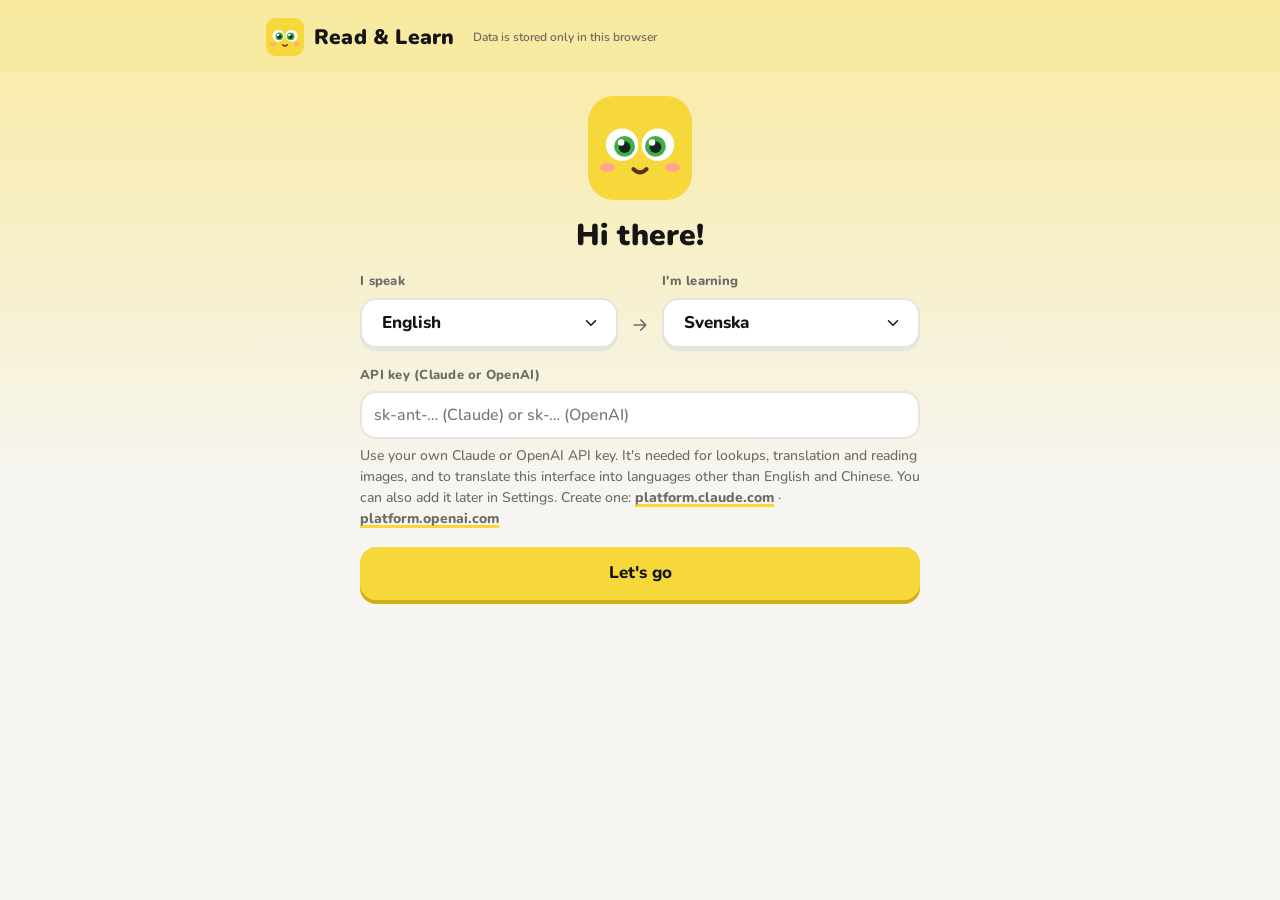
<file: days/06/index.html>
<!DOCTYPE html>
<html lang="en">
<head>
<meta charset="utf-8">
<meta name="viewport" content="width=device-width, initial-scale=1">
<title>边读边学 · Read &amp; Learn</title>
<link rel="icon" href="data:image/svg+xml,%3Csvg%20xmlns%3D%22http%3A//www.w3.org/2000/svg%22%20viewBox%3D%220%200%2064%2064%22%3E%3Crect%20width%3D%2264%22%20height%3D%2264%22%20rx%3D%2216%22%20fill%3D%22%23f7d83b%22/%3E%3Cellipse%20cx%3D%2212%22%20cy%3D%2244%22%20rx%3D%224.6%22%20ry%3D%222.7%22%20fill%3D%22%23ffa48e%22/%3E%3Cellipse%20cx%3D%2252%22%20cy%3D%2244%22%20rx%3D%224.6%22%20ry%3D%222.7%22%20fill%3D%22%23ffa48e%22/%3E%3Cg%20class%3D%22eyes%22%3E%3Ccircle%20cx%3D%2221%22%20cy%3D%2230%22%20r%3D%2210%22%20fill%3D%22%23fff%22/%3E%3Ccircle%20cx%3D%2243%22%20cy%3D%2230%22%20r%3D%2210%22%20fill%3D%22%23fff%22/%3E%3Ccircle%20cx%3D%2222.5%22%20cy%3D%2231%22%20r%3D%226.4%22%20fill%3D%22%233fae4a%22/%3E%3Ccircle%20cx%3D%2241.5%22%20cy%3D%2231%22%20r%3D%226.4%22%20fill%3D%22%233fae4a%22/%3E%3Ccircle%20cx%3D%2222.5%22%20cy%3D%2231.5%22%20r%3D%223.6%22%20fill%3D%22%2313261a%22/%3E%3Ccircle%20cx%3D%2241.5%22%20cy%3D%2231.5%22%20r%3D%223.6%22%20fill%3D%22%2313261a%22/%3E%3Ccircle%20cx%3D%2220.4%22%20cy%3D%2228.6%22%20r%3D%222%22%20fill%3D%22%23fff%22/%3E%3Ccircle%20cx%3D%2239.4%22%20cy%3D%2228.6%22%20r%3D%222%22%20fill%3D%22%23fff%22/%3E%3C/g%3E%3Cpath%20d%3D%22M28%2045q4%204%208%200%22%20stroke%3D%22%235a3218%22%20stroke-width%3D%222.6%22%20stroke-linecap%3D%22round%22%20fill%3D%22none%22/%3E%3C/svg%3E">
<link rel="preconnect" href="https://fonts.googleapis.com">
<link rel="preconnect" href="https://fonts.gstatic.com" crossorigin>
<link href="https://fonts.googleapis.com/css2?family=Nunito:wght@500;600;700;800;900&family=Newsreader:ital,opsz,wght@0,6..72,400;0,6..72,500;1,6..72,400&display=swap" rel="stylesheet">
<style>
/* Look: black header fading into a yellow glow, white rounded cards, chunky pill buttons (Duolingo-style press). */
:root{
  --y:#f7d83b; --y-d:#cfae16; --y-soft:#fbf0b3;
  --bg:#f6f5f0; --surface:#ffffff; --field:#f3f2ec; --ink:#151515; --muted:#6b6a64; --line:#e6e4dc;
  --accent:#f7d83b; --accent-ink:#151515; --saved:#e9bf1f; --saved-soft:#fbf0b3;
  --good:#58cc02; --good-d:#46a302; --bad:#ff4b4b; --bad-d:#d93636; --bad-ink:#d63a3a;
  --glow2:#f9eaa0;
  --shadow:0 10px 30px rgba(30,25,0,.08),0 2px 6px rgba(30,25,0,.05);
  --f-ui:"Nunito",system-ui,-apple-system,"Segoe UI","PingFang SC","Noto Sans SC","Microsoft YaHei",sans-serif;
  --f-read:"Newsreader",Georgia,"Songti SC","Noto Serif SC",serif;
  color-scheme:light;
}
@media (prefers-color-scheme:dark){
  :root:not([data-theme="light"]){
    --bg:#121211; --surface:#1d1d1b; --field:#262623; --ink:#f3f3ef; --muted:#a4a39b; --line:#33322d;
    --saved-soft:#3d3511; --y-soft:#3d3511; --glow2:#2a2510; --bad-ink:#ff7b7b;
    --shadow:0 10px 30px rgba(0,0,0,.35); color-scheme:dark;
  }
}
*{box-sizing:border-box}
html,body{margin:0;min-height:100%}
body{background:linear-gradient(180deg,var(--glow2) 0,var(--bg) 480px) no-repeat,var(--bg);color:var(--ink);font:500 16px/1.5 var(--f-ui);-webkit-text-size-adjust:100%}
button,input,textarea,select{font:inherit;color:inherit}
button,label.btn{cursor:pointer}
a{color:inherit;font-weight:800;text-decoration-color:var(--y);text-decoration-thickness:3px;text-underline-offset:2px}
:focus-visible{outline:3px solid color-mix(in srgb,var(--ink) 65%,transparent);outline-offset:2px}
.wrap{max-width:780px;margin:0 auto;padding:0 16px}
/* header */
header{position:sticky;top:0;z-index:5;background:color-mix(in srgb,var(--glow2) 80%,transparent);-webkit-backdrop-filter:blur(14px);backdrop-filter:blur(14px);color:var(--ink)}
.bar{display:flex;align-items:center;gap:12px;padding:14px 0 12px;flex-wrap:wrap}
.sync{font-size:12px;color:var(--muted);margin-right:auto;font-weight:600}
nav{display:flex;gap:4px;padding:4px;margin-bottom:12px;background:var(--surface);border-radius:999px}
nav button{flex:1;border:0;background:transparent;padding:9px 8px;border-radius:999px;color:var(--muted);font-weight:800;font-size:15px}
nav button[aria-selected="true"]{background:var(--y);color:#151515}
nav .n{display:inline-block;min-width:22px;margin-left:6px;padding:0 7px;border-radius:999px;background:var(--field);color:var(--ink);font-size:12px;line-height:20px;font-weight:800}
nav button[aria-selected="true"] .n{background:rgba(0,0,0,.12);color:#151515}
nav .n.due{background:var(--bad);color:#fff}
main{padding:24px 0 40vh}
/* building blocks */
.card{background:var(--surface);border-radius:24px;padding:20px;box-shadow:var(--shadow)}
.row{display:flex;gap:8px;align-items:center;flex-wrap:wrap}
.spread{justify-content:space-between}
.stack{display:flex;flex-direction:column;gap:14px}
.btn{display:inline-block;border:2px solid var(--line);background:var(--surface);padding:10px 18px;border-radius:999px;font-weight:800;line-height:1.2;box-shadow:0 3px 0 var(--line);transition:transform .06s,box-shadow .06s}
.btn:active:not([disabled]){transform:translateY(2px);box-shadow:0 1px 0 var(--line)}
.btn.primary{background:var(--y);color:#151515;border-color:var(--y);box-shadow:0 4px 0 var(--y-d)}
.btn.primary:active:not([disabled]){box-shadow:0 2px 0 var(--y-d)}
.btn.danger{color:var(--bad-ink)}
.btn.small{padding:6px 14px;font-size:14px;box-shadow:0 2px 0 var(--line)}
.btn[aria-pressed="true"]{background:var(--y-soft);border-color:var(--y)}
.btn[disabled]{opacity:.45;cursor:default;box-shadow:none}
.muted{color:var(--muted)}
.hint{font-size:14px;color:var(--muted)}
.notice{padding:12px 16px;border-radius:16px;background:var(--surface);border:2px solid var(--y);font-size:14px;font-weight:700;margin-bottom:16px;box-shadow:var(--shadow)}
textarea.src{width:100%;min-height:280px;resize:vertical;padding:16px;border:2px solid var(--line);border-radius:18px;background:var(--field);font:17px/1.6 var(--f-read)}
textarea:focus,input:focus,select:focus{border-color:var(--y)!important;outline:none}
/* reader */
.legend{display:flex;gap:16px;flex-wrap:wrap;font-size:13px;font-weight:700;color:color-mix(in srgb,var(--ink) 70%,transparent)}
.legend i{display:inline-block;width:18px;height:12px;background:var(--y-soft);border-bottom:2px solid var(--saved);border-radius:3px;vertical-align:-1px;margin-right:6px}
.reader{background:var(--surface);border-radius:28px;padding:30px 32px 14px;box-shadow:var(--shadow);font:var(--fs,21px)/1.75 var(--f-read)}
.reader p{max-width:62ch;margin:0 auto 1.1em}
.reader .w{border-radius:4px;cursor:pointer;transition:background .12s}
.reader .w:hover{background:color-mix(in srgb,var(--y) 30%,transparent)}
.reader .w.saved{background:var(--y-soft);box-shadow:inset 0 -2px 0 var(--saved)}
.reader .w.active{background:var(--y);color:#151515;box-shadow:none}
.reader ::selection{background:color-mix(in srgb,var(--y) 55%,transparent)}
.reader .tr{display:block;margin:.3em 0 .9em;padding:2px 0 2px 12px;border-left:3px solid var(--y);font:600 calc(var(--fs,21px)*.72)/1.55 var(--f-ui);color:var(--muted)}
/* lookup sheet */
.sheet{position:fixed;left:0;right:0;bottom:0;z-index:20;display:none}
.sheet.open{display:block}
.sheet .panel{max-width:780px;margin:0 auto;background:var(--surface);border-radius:28px 28px 0 0;box-shadow:0 -10px 40px rgba(0,0,0,.2);padding:20px;max-height:72vh;overflow:auto}
.term{font:900 30px/1.15 var(--f-ui);margin:0}
.chips{display:flex;gap:6px;flex-wrap:wrap}
.chip{font-size:13px;font-weight:800;padding:4px 12px;border-radius:999px;background:var(--y);color:#151515}
.chip+.chip{background:var(--field);color:var(--muted)}
.field{display:flex;flex-direction:column;gap:6px}
.field label{font-size:13px;color:var(--muted);font-weight:800;letter-spacing:.02em}
.field input,.field textarea{padding:10px 12px;border:2px solid var(--line);border-radius:14px;background:var(--field);width:100%}
.field textarea{resize:vertical;min-height:48px}
.ctx{font:17px/1.55 var(--f-read);color:var(--ink);background:var(--field);padding:12px 14px;border-radius:16px}
.ctx b{background:var(--y);color:#151515;font-weight:600;border-radius:4px;padding:0 3px}
.spin{display:inline-block;width:14px;height:14px;border:3px solid var(--line);border-top-color:var(--y-d);border-radius:50%;animation:sp .8s linear infinite;vertical-align:-2px;margin-right:8px}
@keyframes sp{to{transform:rotate(360deg)}}
@media (prefers-reduced-motion:reduce){.spin{animation:none}.reader .w,.btn{transition:none}}
select.bsel{border:2px solid var(--line);background:var(--surface);border-radius:999px;padding:6px 12px;font-size:14px;font-weight:700;max-width:100%;box-shadow:0 2px 0 var(--line)}
.field select.bsel{border-radius:14px;padding:10px 12px;font-size:16px;background:var(--field);box-shadow:none}
@media (min-width:900px){
  .sheet{left:auto;right:0;top:0;bottom:0;width:404px}
  .sheet .panel{max-width:none;height:calc(100% - 24px);max-height:none;margin:12px;border-radius:28px;box-shadow:0 12px 40px rgba(0,0,0,.18);padding:24px}
  body.has-sheet header .wrap,body.has-sheet main.wrap{margin-right:404px}
  body.has-sheet main.wrap{max-width:none;padding-left:32px;padding-right:20px}
  main{padding-bottom:80px}
}
@media (max-width:560px){.reader{padding:22px 20px 8px;border-radius:24px}.term{font-size:26px}}
/* word list */
.list{display:flex;flex-direction:column;gap:10px;margin-top:4px}
.item{display:grid;grid-template-columns:1fr auto;gap:4px 12px;padding:16px 18px;background:var(--surface);border:2px solid transparent;border-radius:20px;box-shadow:var(--shadow);cursor:pointer;text-align:left;width:100%}
.item:hover{border-color:var(--y)}
.item .t{font:800 20px/1.3 var(--f-ui)}
.item .m{color:var(--ink);font-size:15px;font-weight:600}
.item .c{grid-column:1/-1;color:var(--muted);font-size:14px;font-family:var(--f-read)}
.item .b{font-size:12px;font-weight:800;color:#151515;background:var(--y-soft);padding:3px 10px;border-radius:999px;align-self:start;white-space:nowrap}
input.search{width:100%;padding:12px 18px;border:2px solid var(--line);border-radius:999px;background:var(--surface)}
.export textarea{width:100%;min-height:120px;font:13px/1.4 ui-monospace,Menlo,Consolas,monospace;padding:10px;border:2px solid var(--line);border-radius:14px;background:var(--field)}
/* review */
.flash{min-height:300px;display:flex;flex-direction:column;justify-content:center;gap:16px;text-align:center;padding:32px 20px;border-radius:28px}
.flash .big{font:900 44px/1.1 var(--f-ui);overflow-wrap:anywhere}
.flash .ctx{max-width:48ch;margin:0 auto}
.flash .back{text-align:left;max-width:48ch;margin:0 auto;width:100%}
.prog{height:14px;background:var(--line);border-radius:999px;overflow:hidden}
.prog i{display:block;height:100%;background:var(--good);border-radius:999px;position:relative;transition:width .3s}
.prog i::after{content:"";position:absolute;left:8px;right:8px;top:3px;height:4px;border-radius:2px;background:rgba(255,255,255,.35)}
.grade{display:grid;grid-template-columns:repeat(3,1fr);gap:10px}
.grade .btn{padding:14px 6px;font-size:16px}
.grade .no{background:var(--bad);border-color:var(--bad);color:#fff;box-shadow:0 4px 0 var(--bad-d)}
.grade .ok{background:var(--good);border-color:var(--good);color:#fff;box-shadow:0 4px 0 var(--good-d)}
.grade .no:active,.grade .ok:active{box-shadow:0 2px 0 rgba(0,0,0,.2)}
.empty{padding:40px 20px;text-align:center;color:var(--muted);background:var(--surface);border-radius:24px;box-shadow:var(--shadow);font-weight:600}
.sr{position:absolute;left:-9999px}
body.welcome nav,body.welcome #btn-settings{display:none}
.hero{text-align:center;padding:8px 0 4px}
.hero b{font:900 32px/1.2 var(--f-ui);display:block}
.hero b mark{background:var(--y);color:#151515;padding:0 8px;border-radius:8px}

.logo{width:38px;height:38px;flex:0 0 auto}
.logo.big{width:104px;height:104px}
.logo .eyes{transform-box:fill-box;transform-origin:center;animation:blink 5s infinite}
@keyframes blink{0%,94%,100%{transform:scaleY(1)}97%{transform:scaleY(.08)}}
@media (prefers-reduced-motion:reduce){.logo .eyes{animation:none}}
h1{font:900 21px/1 var(--f-ui);margin:0;color:var(--ink);letter-spacing:.01em}
.bar{gap:10px}
.hero{text-align:center;padding:4px 0 6px}

.ic{width:20px;height:20px;flex:0 0 auto;vertical-align:middle}
.btn{display:inline-flex;align-items:center;justify-content:center;gap:6px}
.btn.small .ic{width:17px;height:17px}
.ibtn{width:42px;height:42px;padding:0}
.btn.small.ibtn{width:36px;height:36px;padding:0}
.btn.ghost{border-color:transparent;box-shadow:none;background:transparent}
.btn.wide{width:100%;padding:14px 18px;font-size:17px}
nav button{display:inline-flex;align-items:center;justify-content:center;gap:6px}
nav i{display:inline-flex}nav .ic{width:18px;height:18px}
#btn-settings .ic{width:20px;height:20px}
.toolbar{display:flex;gap:8px;align-items:center;flex-wrap:wrap}
.seg{display:inline-flex}.seg .btn{border-radius:0;padding:6px 12px;font-weight:900}
.seg .btn:first-child{border-radius:999px 0 0 999px;border-right-width:1px;font-size:12px}
.seg .btn:last-child{border-radius:0 999px 999px 0;border-left-width:1px;font-size:17px}
.coach{display:flex;align-items:center;gap:12px;background:var(--surface);border:2px solid var(--y);border-radius:18px;padding:10px 16px;font-weight:800;animation:pop .35s ease-out}
@keyframes pop{from{transform:translateY(6px);opacity:0}to{transform:none;opacity:1}}
.logo.tiny{width:34px;height:34px}.logo.mid{width:84px;height:84px}
.editor{gap:16px}
.tiles{display:grid;grid-template-columns:repeat(auto-fit,minmax(110px,1fr));gap:10px}
.tile{display:flex;flex-direction:column;align-items:center;justify-content:center;gap:6px;padding:14px 8px;border:2px solid var(--line);border-radius:18px;background:var(--surface);font-weight:800;font-size:14px;box-shadow:0 3px 0 var(--line);cursor:pointer;color:var(--ink)}
.tile .ic{width:26px;height:26px}
.tile:active{transform:translateY(2px);box-shadow:0 1px 0 var(--line)}
.welcome-box{display:flex;flex-direction:column;align-items:center;gap:18px;text-align:center;padding:24px 0}
.w-title{font:900 30px/1.2 var(--f-ui);margin:0}
.pair{display:flex;align-items:flex-end;gap:12px;width:100%;max-width:560px}
.pair .field{flex:1;text-align:left}
.pair-arrow{padding-bottom:12px;color:var(--muted)}
select.bsel.big{width:100%;font-size:18px;font-weight:800;padding:12px 14px;border-radius:16px;background:var(--surface);box-shadow:0 3px 0 var(--line)}
.welcome-box .btn.wide{max-width:560px}
@media (max-width:520px){.pair{flex-direction:column;align-items:stretch}.pair-arrow{display:none}}
.lk-head{display:flex;align-items:center;gap:10px}
.meaning{font:900 26px/1.25 var(--f-ui)}
.gloss{color:var(--muted);font-weight:700;font-size:17px;margin-top:-8px}
.forms{font:16px/1.4 var(--f-read);color:var(--muted)}
.note{font-size:15px;padding-left:12px;border-left:3px solid var(--y);font-weight:600}
.ex{background:var(--field);border-radius:16px;padding:12px 14px;font-size:15px}.ex div[lang]{font:17px/1.45 var(--f-read)}
.ctx{background:transparent;padding:0;color:var(--muted)}
.lk-actions{display:flex;gap:8px;align-items:center;padding-top:4px}
.lk-actions .btn.wide{flex:1;width:auto}
.saved-tag{display:inline-flex;align-items:center;gap:6px;color:var(--good-d);font-weight:800}
.sk{height:14px;border-radius:8px;background:linear-gradient(90deg,var(--field) 0,var(--line) 50%,var(--field) 100%);background-size:200% 100%;animation:shim 1.2s linear infinite}
@keyframes shim{to{background-position:-200% 0}}
.empty{display:flex;flex-direction:column;align-items:center;gap:10px;padding:36px 20px}
.empty b{font:900 22px/1.3 var(--f-ui);color:var(--ink)}
.empty .btn{margin-top:8px}
.search-wrap{position:relative;display:block}.search-wrap .ic{position:absolute;left:16px;top:50%;transform:translateY(-50%);color:var(--muted)}
.search-wrap input.search{padding-left:44px}
.item .b.due{background:var(--y)}
.flash.tap{cursor:pointer}.flash.tap:hover{box-shadow:var(--shadow),0 0 0 3px var(--y)}
.flip-hint{font-size:13px;color:var(--muted);font-weight:700}
.flash .back{padding-top:14px;border-top:2px dashed var(--line)}
.flash .ctx{color:var(--ink)}
.grade .btn{flex-direction:column;gap:4px}
@media (prefers-reduced-motion:reduce){.sk,.coach{animation:none}}
.editor{position:relative}.ed-x{position:absolute;top:10px;right:10px;z-index:1}
.editor textarea.src{padding-right:48px}
nav button{white-space:nowrap}
@media (max-width:480px){nav button{font-size:14px;gap:4px;padding:9px 4px}nav .n{margin-left:2px;min-width:18px;padding:0 5px}.sync{display:none}}
#btn-settings{margin-left:auto}
@media (max-width:480px){.toolbar{flex-wrap:nowrap;gap:6px}.toolbar select.bsel{flex:1 1 auto;min-width:0;max-width:150px}.toolbar>span[style]{display:none}}
.toolbar .btn{white-space:nowrap;flex:0 0 auto}

/* one look for every dropdown: same pill as the buttons, own chevron */
select.bsel,select.bsel.big,.field select.bsel{-webkit-appearance:none;-moz-appearance:none;appearance:none;
  background:var(--surface) url("data:image/svg+xml,%3Csvg xmlns='http://www.w3.org/2000/svg' viewBox='0 0 24 24' fill='none' stroke='%23151515' stroke-width='2.6' stroke-linecap='round' stroke-linejoin='round'%3E%3Cpath d='M6 9l6 6 6-6'/%3E%3C/svg%3E") no-repeat right 12px center/16px;
  border:2px solid var(--line);border-radius:999px;box-shadow:0 3px 0 var(--line);
  font-weight:800;color:var(--ink);padding:8px 38px 8px 16px;font-size:14px;line-height:1.2;cursor:pointer;
  text-overflow:ellipsis;white-space:nowrap;overflow:hidden}
select.bsel:hover{border-color:var(--y)}
select.bsel:active{transform:translateY(2px);box-shadow:0 1px 0 var(--line)}
select.bsel.big,.field select.bsel{width:100%;font-size:17px;padding:13px 44px 13px 20px;background-position:right 16px center;background-size:18px}
@media (prefers-color-scheme:dark){:root:not([data-theme="light"]) select.bsel{background-image:url("data:image/svg+xml,%3Csvg xmlns='http://www.w3.org/2000/svg' viewBox='0 0 24 24' fill='none' stroke='%23f3f3ef' stroke-width='2.6' stroke-linecap='round' stroke-linejoin='round'%3E%3Cpath d='M6 9l6 6 6-6'/%3E%3C/svg%3E")}}
.home{display:inline-flex;align-items:center;gap:10px;border:0;background:none;padding:4px 8px 4px 0;border-radius:14px;color:inherit}
.home:hover h1{text-decoration:underline;text-decoration-color:var(--y);text-decoration-thickness:3px;text-underline-offset:4px}
.home:active .logo{transform:scale(.94)}

.pick{display:inline-flex;align-items:center;justify-content:space-between;gap:8px;max-width:100%;min-width:0;
  background:var(--surface);border:2px solid var(--line);border-radius:999px;box-shadow:0 3px 0 var(--line);
  font-weight:800;font-size:14px;line-height:1.2;color:var(--ink);padding:8px 12px 8px 16px;text-align:left}
.pick .lbl{overflow:hidden;text-overflow:ellipsis;white-space:nowrap}
.pick .ic{width:18px;height:18px;transition:transform .15s}
.pick[aria-expanded="true"]{border-color:var(--y)}
.pick[aria-expanded="true"] .ic{transform:rotate(180deg)}
.pick:hover{border-color:var(--y)}
.pick:active{transform:translateY(2px);box-shadow:0 1px 0 var(--line)}
.pick.big{width:100%;font-size:17px;padding:13px 16px 13px 20px;border-radius:18px}
.toolbar .pick{flex:0 1 auto}
.pick-bd{position:fixed;inset:0;z-index:49}
.pick-menu{position:fixed;z-index:50;background:var(--surface);border-radius:20px;box-shadow:0 18px 50px rgba(30,25,0,.18),0 0 0 1px var(--line);padding:6px;overflow:auto;overscroll-behavior:contain;animation:pickin .14s ease-out;outline:none}
@keyframes pickin{from{opacity:0;transform:translateY(-4px)}to{opacity:1;transform:none}}
.pick-opt{display:flex;align-items:center;gap:10px;padding:11px 14px;border-radius:14px;font-weight:800;font-size:16px;cursor:pointer;outline:none}
.pick-opt .lbl{flex:0 1 auto;overflow:hidden;text-overflow:ellipsis;white-space:nowrap}
.pick-opt .sub{color:var(--muted);font-weight:600;font-size:13px;white-space:nowrap}
.pick-opt .ic{margin-left:auto;width:18px;height:18px;color:#151515}
.pick-opt.focus{background:var(--field)}
.pick-opt[aria-selected="true"]{background:var(--y);color:#151515}
.pick-opt[aria-selected="true"] .sub{color:rgba(0,0,0,.55)}
.pick-opt.new{margin-top:6px;border-top:2px solid var(--line);border-radius:0 0 14px 14px;color:var(--muted)}
@media (max-width:560px){
  .pick-bd{background:rgba(0,0,0,.28)}
  .pick-menu{left:8px;right:8px;bottom:8px;max-height:70vh;border-radius:24px;padding:8px;animation:pickup .2s ease-out}
  @keyframes pickup{from{transform:translateY(30px);opacity:0}to{transform:none;opacity:1}}
}
@media (prefers-reduced-motion:reduce){.pick-menu{animation:none}}

/* one radius system: cards 24, controls inside them 16, small controls 14, icon buttons round, only badges stay pill-shaped */
.ed-actions{display:flex;gap:10px}.ed-actions .btn.primary{flex:2}.ed-actions .btn:not(.primary){flex:1}
.editor textarea.src{padding-right:16px}
.card,.reader,.flash,.empty{border-radius:24px}
.sheet .panel{border-radius:24px 24px 0 0}
@media (min-width:900px){.sheet .panel{border-radius:24px}}
.btn{border-radius:14px}
.btn.wide{border-radius:16px}
.btn.small{border-radius:12px}
.ibtn,.btn.small.ibtn{border-radius:50%}
.seg .btn:first-child{border-radius:12px 0 0 12px}.seg .btn:last-child{border-radius:0 12px 12px 0}
textarea.src,.tile,.notice,.coach,.ex,.field input,.field textarea,.export textarea{border-radius:16px}
input.search{border-radius:16px}
.item{border-radius:18px}
.pick{border-radius:12px}.pick.big{border-radius:16px}
.pick-menu{border-radius:18px}.pick-opt{border-radius:12px}
nav{border-radius:20px}nav button{border-radius:14px}
.grade .btn{border-radius:16px}
@media (max-width:560px){.pick-menu{border-radius:22px}}
@media (max-width:420px){.hide-xs{position:absolute;left:-9999px}}
.keybar{display:flex;align-items:center;justify-content:space-between;gap:12px}
.key-field{width:100%;max-width:560px;text-align:left}
.key-field input{background:var(--surface)}
#settings label.row input[type=checkbox]{width:20px;height:20px;accent-color:#e9bf1f}

/* Wide screens: the lookup panel has a permanent column on the right, so opening it never reflows the text. */
@media (min-width:900px) and (max-width:1099px){
  .sheet{left:0;right:0;top:auto;width:auto}
  .sheet .panel{max-width:780px;margin:0 auto;height:auto;max-height:72vh;border-radius:24px 24px 0 0}
  body.has-sheet header .wrap,body.has-sheet main.wrap{margin-right:auto}
  body.has-sheet main.wrap{max-width:780px;padding-left:16px;padding-right:16px}
}
@media (min-width:1100px){
  body.gutter header,body.has-sheet header{padding-right:424px}
  body.gutter main.wrap,body.has-sheet main.wrap{margin-left:max(16px,calc((100vw - 424px - 780px)/2));margin-right:auto}
  body.has-sheet header .wrap{margin-right:auto}
  body.has-sheet main.wrap{max-width:780px;padding-left:16px;padding-right:16px}
  .sheet{width:424px}
  body.gutter .sheet{display:block}
  .lk-empty{height:100%;display:flex;flex-direction:column;align-items:center;justify-content:center;gap:14px;text-align:center;color:var(--muted);font-weight:800;padding:0 30px}
  .lk-empty .logo{opacity:.9}
}
.lk-empty{display:none}
@media (min-width:1100px){.sheet:not(.open) .lk-empty{display:flex}}
.coach{transition:opacity .3s}.coach.gone{opacity:0;pointer-events:none}

.sec{display:flex;flex-direction:column;gap:4px}
.sec-l{font-size:13px;font-weight:800;color:var(--muted);letter-spacing:.02em}
.sec .meaning{font:900 22px/1.3 var(--f-ui)}
.sec .gloss{margin:0;color:var(--ink);font-size:17px;font-weight:700}
.sec .forms{font:17px/1.4 var(--f-read);color:var(--ink)}
.sec .note{border:0;padding:0;font-size:15px;font-weight:600;line-height:1.55}
.panel .ctx{font:18px/1.55 var(--f-read);color:var(--ink);background:var(--field);padding:12px 14px;border-radius:16px}
.panel .ex{background:transparent;padding:4px 0 0;border-top:2px dashed var(--line);border-radius:0;padding-top:12px}
.gl-row{display:grid;grid-template-columns:1fr 1fr;gap:10px}
</style>
</head>
<body>
<header>
  <div class="wrap">
    <div class="bar">
      <button class="home" data-act="home" data-ia="nav.read"><svg class="logo" viewBox="0 0 64 64" aria-hidden="true"><rect width="64" height="64" rx="16" fill="#f7d83b"/><ellipse cx="12" cy="44" rx="4.6" ry="2.7" fill="#ffa48e"/><ellipse cx="52" cy="44" rx="4.6" ry="2.7" fill="#ffa48e"/><g class="eyes"><circle cx="21" cy="30" r="10" fill="#fff"/><circle cx="43" cy="30" r="10" fill="#fff"/><circle cx="22.5" cy="31" r="6.4" fill="#3fae4a"/><circle cx="41.5" cy="31" r="6.4" fill="#3fae4a"/><circle cx="22.5" cy="31.5" r="3.6" fill="#13261a"/><circle cx="41.5" cy="31.5" r="3.6" fill="#13261a"/><circle cx="20.4" cy="28.6" r="2" fill="#fff"/><circle cx="39.4" cy="28.6" r="2" fill="#fff"/></g><path d="M28 45q4 4 8 0" stroke="#5a3218" stroke-width="2.6" stroke-linecap="round" fill="none"/></svg><h1 data-i="app.title"></h1></button>
      <span class="sync" id="sync" aria-live="polite"></span>
      <button class="btn ibtn" data-act="settings" id="btn-settings" data-ia="btn.settings" data-ic="gear"></button>
    </div>
    <nav role="tablist" data-ia="nav.aria">
      <button role="tab" id="tab-read" data-tab="read" aria-selected="true"><i data-ic="read"></i><span data-i="nav.read"></span></button>
      <button role="tab" id="tab-book" data-tab="book" aria-selected="false"><i data-ic="book"></i><span data-i="nav.book"></span><span class="n" id="n-book">0</span></button>
      <button role="tab" id="tab-rev" data-tab="rev" aria-selected="false"><i data-ic="rev"></i><span data-i="nav.review"></span><span class="n" id="n-rev">0</span></button>
    </nav>
  </div>
</header>
<main class="wrap" id="main"></main>

<div class="sheet" id="sheet" role="dialog" data-ia="lookup.aria"><div class="panel" id="panel"></div></div>

<script>
"use strict";
(function(){
/* ---------- helpers ---------- */
var $=function(s,r){return (r||document).querySelector(s)};
function esc(s){return String(s==null?"":s).replace(/[&<>"']/g,function(c){return {"&":"&amp;","<":"&lt;",">":"&gt;",'"':"&quot;","'":"&#39;"}[c]})}
function uid(){return Date.now().toString(36)+Math.random().toString(36).slice(2,7)}

/* ---------- i18n ---------- */
var LANGS=[{"c": "zh", "n": "简体中文", "en": "Chinese (Simplified)", "z": "中文", "learn": false}, {"c": "zhtw", "n": "繁體中文", "en": "Chinese (Traditional, Taiwan)", "z": "繁体中文", "learn": false}, {"c": "en", "n": "English", "en": "English", "z": "英语", "learn": true}, {"c": "es", "n": "Español", "en": "Spanish", "z": "西班牙语", "learn": true}, {"c": "fr", "n": "Français", "en": "French", "z": "法语", "learn": true}, {"c": "de", "n": "Deutsch", "en": "German", "z": "德语", "learn": true}, {"c": "sv", "n": "Svenska", "en": "Swedish", "z": "瑞典语", "learn": true}, {"c": "it", "n": "Italiano", "en": "Italian", "z": "意大利语", "learn": true}, {"c": "pt", "n": "Português", "en": "Portuguese", "z": "葡萄牙语", "learn": true}, {"c": "nl", "n": "Nederlands", "en": "Dutch", "z": "荷兰语", "learn": true}, {"c": "da", "n": "Dansk", "en": "Danish", "z": "丹麦语", "learn": true}, {"c": "nb", "n": "Norsk", "en": "Norwegian (Bokmål)", "z": "挪威语", "learn": true}, {"c": "fi", "n": "Suomi", "en": "Finnish", "z": "芬兰语", "learn": true}, {"c": "pl", "n": "Polski", "en": "Polish", "z": "波兰语", "learn": true}, {"c": "cs", "n": "Čeština", "en": "Czech", "z": "捷克语", "learn": true}, {"c": "el", "n": "Ελληνικά", "en": "Greek", "z": "希腊语", "learn": true}, {"c": "ru", "n": "Русский", "en": "Russian", "z": "俄语", "learn": true}, {"c": "uk", "n": "Українська", "en": "Ukrainian", "z": "乌克兰语", "learn": true}, {"c": "tr", "n": "Türkçe", "en": "Turkish", "z": "土耳其语", "learn": true}, {"c": "id", "n": "Bahasa Indonesia", "en": "Indonesian", "z": "印度尼西亚语", "learn": true}, {"c": "vi", "n": "Tiếng Việt", "en": "Vietnamese", "z": "越南语", "learn": true}, {"c": "ko", "n": "한국어", "en": "Korean", "z": "韩语", "learn": true}, {"c": "ar", "n": "العربية", "en": "Arabic", "z": "阿拉伯语", "learn": false}, {"c": "fa", "n": "فارسی", "en": "Persian", "z": "波斯语", "learn": false}, {"c": "he", "n": "עברית", "en": "Hebrew", "z": "希伯来语", "learn": false}, {"c": "hi", "n": "हिन्दी", "en": "Hindi", "z": "印地语", "learn": false}, {"c": "ja", "n": "日本語", "en": "Japanese", "z": "日语", "learn": false}, {"c": "th", "n": "ไทย", "en": "Thai", "z": "泰语", "learn": false}];
var DICT={"en": {"app.title": "Read & Learn", "nav.aria": "Features", "nav.read": "Read", "nav.book": "Word book", "nav.review": "Review", "btn.settings": "Settings", "btn.collapse": "Collapse", "sync.local": "Data is stored only in this browser", "default.book": "My words", "lookup.aria": "Look up a word", "chip.lemma": "Base form: {x}", "chip.saved": "In “{b}”", "chip.saveTo": "Save to “{b}”", "btn.close": "Close", "lookup.loading": "Looking it up…", "field.forms": "Forms", "field.note": "Notes", "btn.update": "Update", "btn.add": "Add to word book", "btn.retry": "Look up again", "btn.removeWord": "Remove from word book", "err.lookup": "Lookup failed. You can retry or fill in the meaning yourself.", "err.rate": "Too many requests, or you have reached your usage limit. Try again in a moment.", "err.nokey": "No API key yet. Enter your own Claude API key at the top of the page, then try again.", "err.badkey": "The API key is invalid, expired or lacks permission. Check it in Settings.", "err.credit": "Your API account has no credit left. Add credit on the Billing page at platform.claude.com, then try again.", "err.network": "Can't reach api.anthropic.com. Check your network, proxy or browser privacy extensions.", "tr.busy": "Translating…", "tr.label.busy": "Translating… {p}", "tr.label.all": "Translate all", "tr.label.show": "Show translation", "tr.label.hide": "Hide translation", "tr.more": "Finished parts are kept. Click “{btn}” again to continue. (error code: {code})", "tr.err.trunc": "This batch was too long and got cut off.", "tr.err.incomplete": "Claude's translation had missing lines or the wrong format.", "tr.err.upstream": "There was a temporary problem connecting to Claude.", "tr.err.generic": "Translation failed.", "ocr.btn": "Take photo / read text from an image", "ocr.busy": "Reading {n} image(s). This takes about half a minute…", "ocr.max": "At most {n} at a time, so only the first {n} were read.", "ocr.done": "Done. The text was added to the box above. Please check it; [?] marks words that were unclear.", "ocr.trunc": "The text was too long and got cut off. Try fewer images.", "ocr.err": "Reading the image failed. Please retry. (error code: {code})", "ocr.badimg": "This image can't be used. JPG, PNG, WebP and GIF are supported, up to 20 MB each.", "ocr.none": "No text was found. Try a clearer, closer photo.", "notice.key": "Looking up words, translating and reading images need your own Claude API key.", "btn.gosettings": "Go to settings", "editor.label": "Paste text in {learn}, or upload a file", "editor.placeholder": "Paste an article, lyrics or a chat here", "btn.upload": "Upload .txt / .md file", "btn.sample": "Use sample text", "btn.clean": "Tidy line breaks", "btn.cancel": "Cancel", "btn.start": "Start reading", "editor.hint": "“Start reading” automatically rejoins sentences broken by hard line wraps. You can also try “Tidy line breaks” first. Keep a single paste under about 100,000 characters.", "clean.done": "Tidied: {a} lines became {b} paragraphs.", "read.legend": "Click a word, or drag to select a phrase", "legend.saved": "In word book", "fs.dec": "Smaller text", "fs.inc": "Larger text", "btn.changeText": "Change text", "notice.sample": "This is sample text. Use “Change text” at the top right to paste or upload your own.", "book.new": "New", "book.rename": "Rename", "book.delete": "Delete", "book.count": "{n} words", "btn.exportAnki": "Export to Anki", "search.placeholder": "Search words or meanings", "search.aria": "Search the word book", "book.empty": "“{b}” is empty. Go to Read, click a word, then choose “Add to word book”.", "item.due": "Due", "item.next": "Next: {d}", "no.match": "No matching words.", "book.delConfirm": "Delete “{b}”{extra}? This cannot be undone.", "book.delExtra": " and its {n} words", "btn.confirmDelete": "Delete", "book.nameNew": "Name of the new word book", "book.nameRename": "New name", "book.namePlaceholder": "For example: my novel", "btn.create": "Create", "btn.save": "Save", "book.sel.aria": "Current word book", "book.sel.new": "+ New word book…", "due.tomorrow": "tomorrow", "due.days": "in {d} days", "export.title": "Export to Anki", "export.help": "In Anki choose File → Import and pick this .txt file. Card type Basic: the front is the word; the back has the meaning and the original sentence.", "export.download": "Download .txt file", "export.copy": "Copy text", "export.aria": "Export content", "export.saved": "Saved.", "export.cancelled": "Cancelled.", "export.cantDownload": "Downloads aren't available here. Use “Copy text” and paste it into a .txt file.", "export.copied": "Copied. Paste it into a text editor, save as .txt, then import it in Anki.", "export.selected": "The text is selected. Press Ctrl/⌘+C to copy.", "anki.lemma": "Base form: {x}", "review.empty": "“{b}” is empty. Save a few words while reading first.", "review.done": "You're done for today.", "review.next": "Next batch: {d}", "review.all": "Go through all {n} words again", "review.left": "{n} left", "review.show": "Show answer", "review.no": "Don't know", "review.maybe": "Unsure", "review.yes": "Know it", "settings.title": "Settings", "settings.my": "My language (interface, meanings, translations)", "settings.learn": "Language I'm learning", "lang.translating": "Translating the interface…", "lang.needKey": "Enter your API key to translate the interface into this language. English is shown until then.", "lang.fail": "Couldn't translate the interface yet, so English is shown. {m}", "settings.key": "Claude API key", "settings.keySaved": "Saved ({p}…). Leave empty to keep it.", "settings.model": "Model", "model.haiku": "Haiku 5.5: cheapest, fine for lookups and translation", "model.sonnet": "Sonnet 5.5: more accurate, costs more", "model.opus": "Opus 5.5: strongest, costs the most", "settings.modelHint": "When reading images, Haiku is replaced by Sonnet automatically.", "settings.remember": "Remember the key on this device (not on a shared computer; otherwise it is forgotten when you close the page)", "btn.test": "Test", "btn.clearKey": "Delete saved key", "settings.privacy": "The key is stored only in this browser and sent only to api.anthropic.com. This page has no server, so nobody else can see it. Usage is billed to your own Anthropic account. No key? You can create one here:", "settings.backup": "Backup", "settings.backupHint": "Your words and text live only in this browser. Export a backup before switching devices or clearing browser data.", "btn.backup": "Export backup (.json)", "btn.restore": "Import backup", "key.saved": "Saved.", "key.none": "No key entered.", "key.testing": "Testing…", "key.ok": "Connected. The key works.", "key.testFail": "The test failed. {m}", "bk.exported": "Exported.", "bk.fail": "Export failed.", "bk.restored": "Restored {n} words.", "bk.invalid": "This is not a valid backup file.", "welcome.title": "Welcome", "welcome.sub": "Pick your own language and the language you are learning. You can change both later in Settings.", "welcome.my": "My language", "welcome.learn": "I'm learning", "welcome.go": "Continue", "welcome.keyHint": "Needed for lookups, translation and reading images, and to translate this interface into languages other than English and Chinese. You can also add it later in Settings.", "welcome.same": "Pick two different languages."}, "zh": {"app.title": "边读边学", "nav.aria": "功能", "nav.read": "阅读", "nav.book": "生词本", "nav.review": "复习", "btn.settings": "设置", "btn.collapse": "收起", "sync.local": "数据只存在此浏览器", "default.book": "我的生词本", "lookup.aria": "查词", "chip.lemma": "原形 {x}", "chip.saved": "已在“{b}”", "chip.saveTo": "存入“{b}”", "btn.close": "关闭", "lookup.loading": "正在查词…", "field.forms": "变形", "field.note": "备注", "btn.update": "更新", "btn.add": "加入生词本", "btn.retry": "重新查询", "btn.removeWord": "从生词本删除", "err.lookup": "查词没有成功，可以重试或手动填写。", "err.rate": "请求太频繁，或者用量到了上限。稍等一会儿再试。", "err.nokey": "还没有设置 API Key。在页面上方填入你自己的 Claude API Key 后再试。", "err.badkey": "API Key 无效、已过期或没有权限。请在“设置”里检查。", "err.credit": "API 账户余额不足。请到 platform.claude.com 的 Billing 页面充值后再试。", "err.network": "连不上 api.anthropic.com。请检查网络、代理或浏览器的隐私扩展。", "tr.busy": "翻译中…", "tr.label.busy": "翻译中… {p}", "tr.label.all": "翻译全文", "tr.label.show": "显示翻译", "tr.label.hide": "隐藏翻译", "tr.more": "已翻好的部分会保留，再点一次“{btn}”会接着翻。（错误代码：{code}）", "tr.err.trunc": "这一批译文太长，被截断了。", "tr.err.incomplete": "Claude 返回的译文有缺句或格式不对。", "tr.err.upstream": "连接 Claude 时出了临时问题。", "tr.err.generic": "翻译没有成功。", "ocr.btn": "拍照 / 识别图片文字", "ocr.busy": "正在识别 {n} 张图片，大约需要几十秒…", "ocr.max": "一次最多 {n} 张，只识别了前 {n} 张。", "ocr.done": "识别完成，文字已放进上面的文本框。请检查一下，[?] 是看不清的词。", "ocr.trunc": "内容太长被截断了，请分批识别。", "ocr.err": "识别没有成功，请重试。（错误代码：{code}）", "ocr.badimg": "这张图片不能用：支持 JPG、PNG、WebP、GIF，单张不超过 20MB。", "ocr.none": "没有识别出文字，换一张更清晰、更近的照片试试。", "notice.key": "查词、翻译和识别图片需要你自己的 Claude API Key。", "btn.gosettings": "去设置", "editor.label": "粘贴{learn}文本，或上传文件", "editor.placeholder": "把文章、歌词、聊天记录粘贴到这里", "btn.upload": "上传 .txt / .md 文件", "btn.sample": "用示例文本", "btn.clean": "整理格式", "btn.cancel": "取消", "btn.start": "开始阅读", "editor.hint": "点“开始阅读”时会自动把被硬换行打断的句子接回去，也可以先点“整理格式”看结果。单次粘贴建议不超过 10 万字。", "clean.done": "已整理：原来 {a} 行，现在 {b} 段。", "read.legend": "点词或拖选短语查词", "legend.saved": "已在生词本", "fs.dec": "缩小字号", "fs.inc": "放大字号", "btn.changeText": "换文本", "notice.sample": "这是示例文本。点右上角“换文本”粘贴或上传你自己的。", "book.new": "新建", "book.rename": "重命名", "book.delete": "删除", "book.count": "共 {n} 个词", "btn.exportAnki": "导出到 Anki", "search.placeholder": "搜索单词或释义", "search.aria": "搜索生词", "book.empty": "“{b}”是空的。回到“阅读”，点一个词再点“加入生词本”。", "item.due": "待复习", "item.next": "下次 {d}", "no.match": "没有匹配的词。", "book.delConfirm": "删除“{b}”{extra}？删除后不能恢复。", "book.delExtra": "和里面的 {n} 个词", "btn.confirmDelete": "确认删除", "book.nameNew": "新生词本的名字", "book.nameRename": "新名字", "book.namePlaceholder": "比如：我的小说", "btn.create": "创建", "btn.save": "保存", "book.sel.aria": "当前生词本", "book.sel.new": "＋ 新建生词本…", "due.tomorrow": "明天", "due.days": "{d} 天后", "export.title": "导出到 Anki", "export.help": "在 Anki 里选 文件 → 导入，选这个 .txt。卡片类型 Basic，正面是单词，背面是释义和原句。", "export.download": "下载 .txt 文件", "export.copy": "复制内容", "export.aria": "导出内容", "export.saved": "已保存。", "export.cancelled": "已取消。", "export.cantDownload": "这里不能直接下载，请用“复制内容”，再粘贴到一个 .txt 文件。", "export.copied": "已复制。粘贴到记事本，存为 .txt 后在 Anki 导入。", "export.selected": "已选中文字，请按 Ctrl/⌘+C 复制。", "anki.lemma": "原形：{x}", "review.empty": "“{b}”是空的，先去阅读里存几个词。", "review.done": "今天的复习做完了。", "review.next": "下一批：{d}", "review.all": "再过一遍全部 {n} 个词", "review.left": "剩 {n}", "review.show": "显示答案", "review.no": "不认识", "review.maybe": "模糊", "review.yes": "认识", "settings.title": "设置", "settings.my": "我的语言（界面、释义和翻译）", "settings.learn": "我在学的语言", "lang.translating": "正在翻译界面…", "lang.needKey": "填入 API Key 后会把界面翻译成这个语言，在此之前显示英文。", "lang.fail": "暂时没能翻译界面，先显示英文。{m}", "settings.key": "Claude API Key", "settings.keySaved": "已保存（{p}…），留空则保持不变", "settings.model": "模型", "model.haiku": "Haiku 5.5：最便宜，查词和翻译够用", "model.sonnet": "Sonnet 5.5：更准，费用更高", "model.opus": "Opus 5.5：最强，费用最高", "settings.modelHint": "识别图片文字时，如果选了 Haiku，会自动改用 Sonnet。", "settings.remember": "在这台设备上记住 Key（公用电脑请不要勾选，关闭页面后就会忘记）", "btn.test": "测试", "btn.clearKey": "删除已保存的 Key", "settings.privacy": "Key 只保存在你这个浏览器里，只会发送给 api.anthropic.com，本页面没有服务器，别人看不到。费用由你的 Anthropic 账户按用量支付。没有 Key？在这里创建：", "settings.backup": "备份", "settings.backupHint": "生词和文本只存在这个浏览器里。换设备或清除浏览器数据前，请先导出备份。", "btn.backup": "导出备份 (.json)", "btn.restore": "导入备份", "key.saved": "已保存。", "key.none": "没有填写 Key。", "key.testing": "测试中…", "key.ok": "连接正常，Key 可用。", "key.testFail": "测试没有成功。{m}", "bk.exported": "已导出。", "bk.fail": "导出没有成功。", "bk.restored": "已恢复 {n} 个词。", "bk.invalid": "这不是有效的备份文件。", "welcome.title": "欢迎", "welcome.sub": "选择你自己的语言和你在学的语言，之后可以在“设置”里修改。", "welcome.my": "我的语言", "welcome.learn": "我在学", "welcome.go": "继续", "welcome.keyHint": "查词、翻译和识别图片需要它；界面语言不是中文或英文时，也用它来翻译界面。也可以之后在“设置”里再填。", "welcome.same": "请选两个不同的语言。"}};

Object.assign(DICT.en,{"settings.apiKey": "API key (Claude or OpenAI)", "key.placeholder": "sk-ant-… (Claude) or sk-… (OpenAI)", "model.group.claude": "Claude (Anthropic)", "model.group.openai": "OpenAI", "model.luna": "GPT-6 Luna: cheapest, fine for lookups and translation", "model.sol": "GPT-6.2 Sol: more accurate, costs more", "model.astra": "GPT-6.2 Astra: strongest, costs the most", "settings.modelHint2": "Your key decides the provider: keys starting with sk-ant- are Claude, other sk- keys are OpenAI. If the model doesn't match your key, the cheapest model of your key's provider is used. When reading images, Claude Haiku is replaced by Sonnet automatically.", "settings.privacy2": "The key is stored only in this browser and sent only to api.anthropic.com (Claude) or api.openai.com (OpenAI). This page has no server, so nobody else can see it. Usage is billed to your own account. No key? Create one here:", "welcome.keyHint2": "Use your own Claude or OpenAI API key. It's needed for lookups, translation and reading images, and to translate this interface into languages other than English and Chinese. You can also add it later in Settings. Create one:", "notice.key2": "Looking up words, translating and reading images need your own Claude or OpenAI API key.", "err.nokey2": "No API key yet. Enter your own Claude or OpenAI API key in Settings, then try again.", "err.credit2": "Your API account has no credit left. Add credit on the billing page of platform.claude.com or platform.openai.com, then try again.", "err.network2": "Can't reach the AI service (api.anthropic.com or api.openai.com). Check your network, proxy or browser privacy extensions.", "tr.err.incomplete2": "The translation had missing lines or the wrong format.", "tr.err.upstream2": "There was a temporary problem connecting to the AI service."});Object.assign(DICT.zh,{"settings.apiKey": "API Key（Claude 或 OpenAI）", "key.placeholder": "sk-ant-…（Claude）或 sk-…（OpenAI）", "model.group.claude": "Claude（Anthropic）", "model.group.openai": "OpenAI", "model.luna": "GPT-6 Luna：最便宜，查词和翻译够用", "model.sol": "GPT-6.2 Sol：更准，费用更高", "model.astra": "GPT-6.2 Astra：最强，费用最高", "settings.modelHint2": "用哪家由 Key 决定：sk-ant- 开头是 Claude，其他 sk- 开头是 OpenAI。模型和 Key 不匹配时，会自动用这家最便宜的模型。识别图片文字时，Claude Haiku 会自动换成 Sonnet。", "settings.privacy2": "Key 只保存在你这个浏览器里，只会发送给 api.anthropic.com（Claude）或 api.openai.com（OpenAI），本页面没有服务器，别人看不到。费用由你自己的账户按用量支付。没有 Key？在这里创建：", "welcome.keyHint2": "填你自己的 Claude 或 OpenAI API Key。查词、翻译和识别图片需要它；界面语言不是中文或英文时，也用它来翻译界面。也可以之后在“设置”里再填。创建 Key：", "notice.key2": "查词、翻译和识别图片需要你自己的 Claude 或 OpenAI API Key。", "err.nokey2": "还没有设置 API Key。在“设置”里填入你自己的 Claude 或 OpenAI API Key 后再试。", "err.credit2": "API 账户余额不足。请到 platform.claude.com 或 platform.openai.com 的 Billing 页面充值后再试。", "err.network2": "连不上 AI 服务（api.anthropic.com 或 api.openai.com）。请检查网络、代理或浏览器的隐私扩展。", "tr.err.incomplete2": "返回的译文有缺句或格式不对。", "tr.err.upstream2": "连接 AI 服务时出了临时问题。"});
Object.assign(DICT.en,{"err.notGranted":"Claude access wasn't allowed on this page. Reload and choose Allow when asked.","err.session":"Your claude.ai session has expired. Sign in again and reload the page.","err.noClaude":"Claude isn't available here. Open this page on claude.ai while signed in.","sync.saving":"Saving…","sync.synced":"Synced","sync.offline":"Can't reach the cloud; saved in this browser","welcome.claudeHint":"Lookups, translations and reading images use your own claude.ai usage. The first time, claude.ai asks whether this page may use Claude: choose Allow."});
Object.assign(DICT.zh,{"err.notGranted":"你没有允许这个页面使用 Claude。刷新页面，在弹出的提示里选“允许”。","err.session":"claude.ai 登录已过期，请重新登录后刷新页面。","err.noClaude":"这里用不了 Claude。请在登录 claude.ai 后打开这个页面。","sync.saving":"保存中…","sync.synced":"已同步","sync.offline":"无法连接云端，暂存在此浏览器","welcome.claudeHint":"查词、翻译和识别图片会用你自己的 claude.ai 额度。第一次使用时 claude.ai 会问是否允许这个页面调用 Claude，选“允许”即可。"});

Object.assign(DICT.en,{"settings.gloss":"Also show meanings in (up to two)","opt.none":"None","lookup.empty":"Tap a word and its meaning shows up here","btn.newText":"New text","coach": "Tap any word to see what it means. Drag across words for a phrase.", "editor.placeholder": "Paste text here…", "btn.file": "File", "btn.photo": "Photo", "btn.sample": "Try a sample", "lookup.speak": "Listen", "btn.edit": "Edit", "btn.addTo": "Add to “{b}”", "lookup.savedIn": "Saved in “{b}”", "empty.book": "No words yet", "empty.bookSub": "Tap words while reading and save them here.", "btn.goRead": "Start reading", "review.tapFlip": "Tap the card to see the answer", "btn.export": "Export", "welcome.title": "Hi there!", "welcome.my": "I speak", "welcome.learn": "I'm learning", "welcome.go": "Let's go", "review.doneSub": "Next batch: {d}", "btn.translateOn": "Translation", "fs": "Text size"});Object.assign(DICT.zh,{"settings.gloss":"同时显示释义的语言（最多两种）","opt.none":"不需要","lookup.empty":"点一个词，释义会显示在这里","btn.newText":"新文本","coach": "点任意一个词看意思，拖选几个词可以查短语。", "editor.placeholder": "把文字粘贴到这里…", "btn.file": "上传文件", "btn.photo": "拍照识字", "btn.sample": "用示例试试", "lookup.speak": "朗读", "btn.edit": "编辑", "btn.addTo": "加入「{b}」", "lookup.savedIn": "已在「{b}」", "empty.book": "还没有生词", "empty.bookSub": "阅读时点词，就能存到这里。", "btn.goRead": "去阅读", "review.tapFlip": "点卡片看答案", "btn.export": "导出", "welcome.title": "你好！", "welcome.my": "我说", "welcome.learn": "我在学", "welcome.go": "开始", "review.doneSub": "下一批：{d}", "btn.translateOn": "译文", "fs": "字号"});
var ICONS={"read": "<path d=\"M4 5.5A2.5 2.5 0 0 1 6.5 3H20v15H6.5A2.5 2.5 0 0 0 4 20.5z\"/><path d=\"M4 20.5A2.5 2.5 0 0 0 6.5 23H20v-5\"/>", "book": "<rect x=\"4\" y=\"3\" width=\"16\" height=\"18\" rx=\"3\"/><path d=\"M8 8h8M8 12h8M8 16h5\"/>", "rev": "<rect x=\"3\" y=\"6\" width=\"14\" height=\"15\" rx=\"3\"/><path d=\"M7 3h11a3 3 0 0 1 3 3v11\"/>", "gear": "<circle cx=\"12\" cy=\"12\" r=\"3.2\"/><path d=\"M19.4 15a1.7 1.7 0 0 0 .3 1.8l.1.1a2 2 0 1 1-2.8 2.8l-.1-.1a1.7 1.7 0 0 0-1.8-.3 1.7 1.7 0 0 0-1 1.5V21a2 2 0 1 1-4 0v-.1a1.7 1.7 0 0 0-1.1-1.5 1.7 1.7 0 0 0-1.8.3l-.1.1a2 2 0 1 1-2.8-2.8l.1-.1a1.7 1.7 0 0 0 .3-1.8 1.7 1.7 0 0 0-1.5-1H3a2 2 0 1 1 0-4h.1a1.7 1.7 0 0 0 1.5-1.1 1.7 1.7 0 0 0-.3-1.8l-.1-.1a2 2 0 1 1 2.8-2.8l.1.1a1.7 1.7 0 0 0 1.8.3H9a1.7 1.7 0 0 0 1-1.5V3a2 2 0 1 1 4 0v.1a1.7 1.7 0 0 0 1 1.5 1.7 1.7 0 0 0 1.8-.3l.1-.1a2 2 0 1 1 2.8 2.8l-.1.1a1.7 1.7 0 0 0-.3 1.8V9a1.7 1.7 0 0 0 1.5 1H21a2 2 0 1 1 0 4h-.1a1.7 1.7 0 0 0-1.5 1z\"/>", "tr": "<path d=\"M4 5h9M8.5 3v2M6 5c.6 3 2.6 5.6 5.5 7M11 5c-.8 3.4-3 6.4-6.5 8\"/><path d=\"M13 21l4-9 4 9M14.5 18h5\"/>", "edit": "<path d=\"M4 20h4L19 9a2.8 2.8 0 0 0-4-4L4 16z\"/>", "plus": "<path d=\"M12 5v14M5 12h14\"/>", "check": "<path d=\"M5 12.5l4.5 4.5L19 7\"/>", "x": "<path d=\"M6 6l12 12M18 6L6 18\"/>", "cam": "<path d=\"M4 8h3l2-3h6l2 3h3v11H4z\"/><circle cx=\"12\" cy=\"13\" r=\"3.5\"/>", "file": "<path d=\"M14 3H7a2 2 0 0 0-2 2v14a2 2 0 0 0 2 2h10a2 2 0 0 0 2-2V8z\"/><path d=\"M14 3v5h5\"/>", "spark": "<path d=\"M12 3l1.8 5.2L19 10l-5.2 1.8L12 17l-1.8-5.2L5 10l5.2-1.8z\"/>", "trash": "<path d=\"M4 7h16M10 11v6M14 11v6M6 7l1 13h10l1-13M9 7V4h6v3\"/>", "down": "<path d=\"M12 4v11M7 10l5 5 5-5M5 20h14\"/>", "vol": "<path d=\"M4 9h4l5-4v14l-5-4H4z\"/><path d=\"M16.5 8.5a5 5 0 0 1 0 7M19 6a8.5 8.5 0 0 1 0 12\"/>", "search": "<circle cx=\"11\" cy=\"11\" r=\"6.5\"/><path d=\"M20 20l-4.2-4.2\"/>", "arrow": "<path d=\"M5 12h14M13 6l6 6-6 6\"/>", "chev":"<path d=\"M6 9l6 6 6-6\"/>","tilde": "<path d=\"M5 13c2-3 4-3 7 0s5 3 7 0\"/>"};
function ic(n){return '<svg class="ic" viewBox="0 0 24 24" aria-hidden="true" fill="none" stroke="currentColor" stroke-width="2" stroke-linecap="round" stroke-linejoin="round">'+ICONS[n]+'</svg>'}
var FACE='<svg class="logo big" viewBox="0 0 64 64" aria-hidden="true"><rect width="64" height="64" rx="16" fill="#f7d83b"/><ellipse cx="12" cy="44" rx="4.6" ry="2.7" fill="#ffa48e"/><ellipse cx="52" cy="44" rx="4.6" ry="2.7" fill="#ffa48e"/><g class="eyes"><circle cx="21" cy="30" r="10" fill="#fff"/><circle cx="43" cy="30" r="10" fill="#fff"/><circle cx="22.5" cy="31" r="6.4" fill="#3fae4a"/><circle cx="41.5" cy="31" r="6.4" fill="#3fae4a"/><circle cx="22.5" cy="31.5" r="3.6" fill="#13261a"/><circle cx="41.5" cy="31.5" r="3.6" fill="#13261a"/><circle cx="20.4" cy="28.6" r="2" fill="#fff"/><circle cx="39.4" cy="28.6" r="2" fill="#fff"/></g><path d="M28 45q4 4 8 0" stroke="#5a3218" stroke-width="2.6" stroke-linecap="round" fill="none"/></svg>';
function face(cls){return FACE.replace('class="logo big"','class="logo '+(cls||'big')+'"')}
function canSpeak(){return !!(window.speechSynthesis&&window.SpeechSynthesisUtterance)}
function speak(t){try{speechSynthesis.cancel();var u=new SpeechSynthesisUtterance(t);u.lang=S.learn==="nb"?"nb-NO":S.learn;u.rate=.9;speechSynthesis.speak(u)}catch(e){}}

/* custom dropdown: every select.bsel gets a styled button + list; the hidden select keeps the value and fires "change" as before */
var PICK=null;
function closePick(refocus){
  if(!PICK)return; var p=PICK; PICK=null;
  p.menu.remove(); p.bd.remove(); p.btn.setAttribute("aria-expanded","false");
  if(refocus)p.btn.focus();
}
function enhanceSelects(){
  closePick();
  [].forEach.call(document.querySelectorAll("select.bsel"),function(sel){
    if(sel.dataset.pick)return; sel.dataset.pick="1";
    var b=document.createElement("button"); b.type="button";
    b.className="pick"+(sel.classList.contains("big")||sel.closest(".field")?" big":"");
    b.id=(sel.id||"sel")+"-pick"; b.setAttribute("aria-haspopup","listbox"); b.setAttribute("aria-expanded","false");
    var lab=sel.id&&document.querySelector('label[for="'+sel.id+'"]');
    if(lab)lab.htmlFor=b.id; else if(sel.getAttribute("aria-label"))b.setAttribute("aria-label",sel.getAttribute("aria-label"));
    var o=sel.options[sel.selectedIndex];
    b.innerHTML='<span class="lbl">'+esc(o?o.text:"")+'</span>'+ic("chev");
    sel.classList.add("sr"); sel.tabIndex=-1; sel.setAttribute("aria-hidden","true");
    sel.parentNode.insertBefore(b,sel.nextSibling);
    b.addEventListener("click",function(){PICK&&PICK.btn===b?closePick(true):openPick(sel,b)});
    b.addEventListener("keydown",function(e){if(e.key==="ArrowDown"||e.key==="ArrowUp"){e.preventDefault();openPick(sel,b)}});
  });
}
function openPick(sel,b){
  closePick();
  var bd=document.createElement("div"); bd.className="pick-bd";
  var m=document.createElement("div"); m.className="pick-menu"; m.setAttribute("role","listbox");
  var lab=document.querySelector('label[for="'+b.id+'"]'); if(lab)m.setAttribute("aria-label",lab.textContent);
  m.innerHTML=[].map.call(sel.options,function(o,i){
    var isNew=o.value==="__new";
    return '<div class="pick-opt'+(isNew?' new':'')+'" role="option" tabindex="-1" data-i="'+i+'" aria-selected="'+(o.selected&&!isNew)+'"><span class="lbl">'+esc(o.text)+'</span>'+(o.dataset.sub?'<span class="sub">'+esc(o.dataset.sub)+'</span>':'')+(o.selected&&!isNew?ic("check"):'')+'</div>';
  }).join("");
  document.body.appendChild(bd); document.body.appendChild(m);
  var r=b.getBoundingClientRect(), w=Math.max(r.width,240), vw=window.innerWidth, vh=window.innerHeight;
  if(vw>560){
    m.style.width=w+"px"; m.style.left=Math.max(8,Math.min(r.left,vw-w-8))+"px";
    var below=vh-r.bottom-12, above=r.top-12;
    if(below>=260||below>=above){m.style.top=(r.bottom+8)+"px";m.style.maxHeight=Math.min(420,below)+"px"}
    else{m.style.bottom=(vh-r.top+8)+"px";m.style.maxHeight=Math.min(420,above)+"px"}
  }
  PICK={sel:sel,btn:b,menu:m,bd:bd}; b.setAttribute("aria-expanded","true");
  var cur=m.querySelector('[aria-selected="true"]')||m.firstChild; cur.classList.add("focus"); cur.focus(); cur.scrollIntoView({block:"nearest"});
  bd.addEventListener("mousedown",function(e){e.preventDefault();closePick(true)});
  m.addEventListener("click",function(e){var it=e.target.closest(".pick-opt");if(it)choosePick(+it.dataset.i)});
  m.addEventListener("mousemove",function(e){var it=e.target.closest(".pick-opt");if(it&&!it.classList.contains("focus")){var f=m.querySelector(".focus");if(f)f.classList.remove("focus");it.classList.add("focus")}});
  m.addEventListener("keydown",function(e){
    var items=[].slice.call(m.children), f=m.querySelector(".focus"), i=items.indexOf(f);
    if(e.key==="ArrowDown"||e.key==="ArrowUp"){e.preventDefault();i=Math.max(0,Math.min(items.length-1,i+(e.key==="ArrowDown"?1:-1)));if(f)f.classList.remove("focus");items[i].classList.add("focus");items[i].focus();items[i].scrollIntoView({block:"nearest"})}
    else if(e.key==="Enter"||e.key===" "){e.preventDefault();if(f)choosePick(+f.dataset.i)}
    else if(e.key==="Escape"||e.key==="Tab"){e.preventDefault();closePick(true)}
    else if(e.key.length===1){var k=e.key.toLowerCase();for(var j=1;j<=items.length;j++){var c=items[(i+j)%items.length];if(c.textContent.toLowerCase().indexOf(k)===0){if(f)f.classList.remove("focus");c.classList.add("focus");c.focus();c.scrollIntoView({block:"nearest"});break}}}
  });
}
function choosePick(i){
  if(!PICK)return; var sel=PICK.sel,b=PICK.btn; closePick(true);
  if(sel.selectedIndex===i&&sel.value!=="__new")return;
  sel.selectedIndex=i; b.querySelector(".lbl").textContent=sel.options[i].text;
  sel.dispatchEvent(new Event("change",{bubbles:true}));
}
window.addEventListener("resize",function(){closePick()});
function coachOn(){try{return !localStorage.getItem("svcoach")}catch(e){return false}}
function coachDone(){try{localStorage.setItem("svcoach","1")}catch(e){}var c=$("#coach");if(c)c.classList.add("gone")}
var RTL=["ar","fa","he"], UIC={};
function langInfo(c){for(var i=0;i<LANGS.length;i++)if(LANGS[i].c===c)return LANGS[i];return null}
function myEn(){return (langInfo(S.my)||{en:"English"}).en}
function learnEn(){return (langInfo(S.learn)||{en:"Swedish"}).en}
function langName(c){var l=langInfo(c);if(!l)return c;return S.my==="zh"?l.z:(S.my==="en"?l.en:l.n)}
function myLabel(){if(S.my==="zh"||S.my==="zhtw")return "中文";var l=langInfo(S.my);return l?l.n:"Native"}
function T(k,v){
  var d=DICT[S.my]||UIC[S.my]||null, s=d&&d[k];
  if(s==null)s=DICT.en[k]; if(s==null)s=k;
  return v?s.replace(/\{(\w+)\}/g,function(m,n){return v[n]==null?m:v[n]}):s;
}
function setSync(k){S.syncKey=k;var e=$("#sync");if(e)e.textContent=k?T(k):""}
function applyChrome(){
  document.body.dataset.tab=S.tab;
  document.body.classList.toggle("gutter",!!(S.langSet&&S.tab==="read"&&!S.showSettings&&!S.editing&&S.text));
  var de=document.documentElement,tag=S.my==="zh"?"zh-CN":(S.my==="zhtw"?"zh-TW":S.my);
  de.lang=tag; de.dir=RTL.indexOf(S.my)>=0?"rtl":"ltr";
  document.title=T("app.title");
  [].forEach.call(document.querySelectorAll("[data-i]"),function(el){el.textContent=T(el.getAttribute("data-i"))});
  [].forEach.call(document.querySelectorAll("[data-ia]"),function(el){el.setAttribute("aria-label",T(el.getAttribute("data-ia")))});
  [].forEach.call(document.querySelectorAll("[data-ic]"),function(el){if(!el.firstChild)el.innerHTML=ic(el.getAttribute("data-ic"))});
  document.body.classList.toggle("welcome",!S.langSet);
  setSync(S.syncKey);
}
function guessMy(){
  var n=(navigator.language||"en").toLowerCase();
  if(/^zh-(tw|hk|mo)|hant/.test(n))return "zhtw";
  var p=n.split("-")[0]; return langInfo(p)?p:"en";
}
function persistLang(){try{localStorage.setItem("svlang",JSON.stringify({my:S.my,learn:S.learn,gl:S.gl,glCustom:!!S.glCustom}))}catch(e){}}
function defaultGl(){return S.my==="en"?[]:["en"]}
function glLangs(){return (S.gl||[]).filter(function(c,i,a){return c&&c!==S.my&&langInfo(c)&&a.indexOf(c)===i}).slice(0,2)}
function glOf(w){return (w&&w.gl)||((w&&w.en)?{en:w.en}:{})}
function glName(c){var l=langInfo(c);return l?l.n:c}
function loadUic(c){
  if(DICT[c]||UIC[c])return;
  try{var o=JSON.parse(localStorage.getItem("svui_"+c)||"null");if(o&&o.d)UIC[c]=o.d}catch(e){}
}
function readLang(){
  var d=null;try{d=JSON.parse(localStorage.getItem("svlang")||"null")}catch(e){}
  if(d&&langInfo(d.my)&&langInfo(d.learn)&&langInfo(d.learn).learn&&d.my!==d.learn)return d;
  return null;
}
function loadLang(){
  var d=readLang();
  if(d){S.my=d.my;S.learn=d.learn;S.langSet=true;S.glCustom=!!d.glCustom;S.gl=Array.isArray(d.gl)&&d.glCustom?d.gl:defaultGl()}
  else{S.my=guessMy();S.learn=S.my==="sv"?"en":"sv";S.langSet=false;S.gl=defaultGl()}
  loadUic(S.my);
}
function phKey(x){return (String(x).match(/\{\w+\}/g)||[]).sort().join()}
function missingKeys(c){var d=DICT[c]||UIC[c]||{};return Object.keys(DICT.en).filter(function(k){return d[k]==null})}
async function translateUi(code){
  loadUic(code);
  var miss=missingKeys(code); if(!miss.length)return;
  if(!getCfg().key){S.uiMsg=T("lang.needKey");render();return}
  S.uiBusy=true;S.uiMsg="";render();
  var info=langInfo(code); UIC[code]=UIC[code]||{};
  try{
    for(var i=0;i<miss.length;i+=60){
      var ch=miss.slice(i,i+60),lines=ch.map(function(k,j){return (j+1)+". "+DICT.en[k].replace(/\s+/g," ")});
      var prompt='Translate these user-interface strings of a language-learning reading app from English into '+info.en+'. They are short button labels, field labels and messages, so keep them concise and natural for '+info.en+' speakers. Keep placeholders such as {n}, {b}, {x}, {d}, {p}, {a}, {code}, {btn}, {m}, {learn}, {extra} exactly as written: never translate or change the text inside braces. Keep names such as Anki, Claude, API, Key, .txt, .md and .json unchanged. Output exactly one line per string in the form "number. translation", using the same numbers, with no line breaks inside a translation and nothing else.\n\n'+lines.join("\n");
      var res=await callClaude(prompt,{max_tokens:8000});
      var got={},cur=0;
      String(res.text||"").split("\n").forEach(function(l){
        var m=l.match(/^\s*(\d+)\s*[.、)）:：]\s*(.*)$/);
        if(m){cur=+m[1];got[cur]=m[2].trim()}
        else if(l.trim()&&cur)got[cur]=(got[cur]+" "+l.trim()).trim();
      });
      ch.forEach(function(k,j){var v=got[j+1];UIC[code][k]=(v&&phKey(v)===phKey(DICT.en[k]))?v:DICT.en[k]});
      try{localStorage.setItem("svui_"+code,JSON.stringify({d:UIC[code]}))}catch(e){}
    }
  }catch(e){S.uiMsg=T("lang.fail",{m:keyErr(e&&e.code)||(e&&e.code)||""})}
  S.uiBusy=false;syncDefaultBook();render();
}
function ensureUi(){if(S.langSet&&!DICT[S.my])translateUi(S.my)}
function langOpts(sel,onlyLearn){
  return LANGS.filter(function(l){return !onlyLearn||l.learn}).map(function(l){var sub=langName(l.c);return '<option value="'+l.c+'"'+(sub!==l.n?' data-sub="'+esc(sub)+'"':'')+(l.c===sel?' selected':'')+'>'+esc(l.n)+'</option>'}).join("");
}
function langFields(k1,k2){
  return '<div class="field"><label for="lang-my">'+esc(T(k1))+'</label><select id="lang-my" class="bsel">'+langOpts(S.my,false)+'</select></div>'+
  '<div class="field"><label for="lang-learn">'+esc(T(k2))+'</label><select id="lang-learn" class="bsel">'+langOpts(S.learn,true)+'</select></div>';
}
function glFields(){
  var g=glLangs();
  function sel(i){var v=g[i]||"";return '<select id="gl-'+i+'" class="bsel" aria-label="'+esc(T("settings.gloss"))+' '+(i+1)+'"><option value=""'+(v?'':' selected')+'>'+esc(T("opt.none"))+'</option>'+LANGS.filter(function(l){return l.c!==S.my}).map(function(l){var sub=langName(l.c);return '<option value="'+l.c+'"'+(sub!==l.n?' data-sub="'+esc(sub)+'"':'')+(l.c===v?' selected':'')+'>'+esc(l.n)+'</option>'}).join("")+'</select>'}
  return '<div class="field"><label for="gl-0">'+esc(T("settings.gloss"))+'</label><div class="gl-row">'+sel(0)+sel(1)+'</div></div>';
}
function welcomeHtml(){
  return '<div class="welcome-box">'+face("big")+'<h2 class="w-title">'+esc(T("welcome.title"))+'</h2>'+
  '<div class="pair"><div class="field"><label for="lang-my">'+esc(T("welcome.my"))+'</label><select id="lang-my" class="bsel big">'+langOpts(S.my,false)+'</select></div>'+
  '<span class="pair-arrow">'+ic("arrow")+'</span>'+
  '<div class="field"><label for="lang-learn">'+esc(T("welcome.learn"))+'</label><select id="lang-learn" class="bsel big">'+langOpts(S.learn,true)+'</select></div></div>'+
  '<div class="field key-field"><label for="api-key">'+esc(T("settings.apiKey"))+'</label><input id="api-key" type="password" autocomplete="off" spellcheck="false" placeholder="'+esc(T("key.placeholder"))+'" value="'+esc(S.keyDraft||"")+'"><div class="hint">'+esc(T("welcome.keyHint2"))+' '+'<a href="https://platform.claude.com/settings/keys" target="_blank" rel="noopener">platform.claude.com</a> · <a href="https://platform.openai.com/api-keys" target="_blank" rel="noopener">platform.openai.com</a>'+'</div></div>'+
  '<button class="btn primary wide" data-act="welcome-go">'+esc(T("welcome.go"))+'</button></div>';
}
function restoreLang(){var d=readLang();if(d){S.my=d.my;S.learn=d.learn;loadUic(S.my)}}
function syncDefaultBook(){S.books.forEach(function(b){if(b.auto)b.name=T("default.book")});schedule()}
function afterLangChange(){
  syncDefaultBook();
  if(S.isSample||!S.text){S.text=sampleText();S.isSample=!!S.text}
  closeSheet(); S.uiMsg=""; S.trErrAll="";
}
function ensureBooks(){
  if(!Array.isArray(S.books)||!S.books.length)S.books=[{id:"default",name:T("default.book"),auto:true}];
  if(!S.books.some(function(b){return b.id===S.bookId}))S.bookId=S.books[0].id;
  S.words.forEach(function(w){if(!w.bookId)w.bookId=S.books[0].id});
}
function imgBtn(){
  return S.imgLimits?'<label class="btn" for="imgfile">'+esc(T("ocr.btn"))+'</label><input id="imgfile" class="sr" type="file" accept="image/*" multiple>':'';
}
function doOcr(inp){
  var files=[].slice.call(inp.files||[]); inp.value="";
  var msg=$("#ocr-msg"),ta=$("#src"); if(!files.length||!sampleFn||!ta)return;
  var max=(S.imgLimits&&S.imgLimits.maxCount)||4, note="";
  if(files.length>max){files=files.slice(0,max);note=" "+T("ocr.max",{n:max})}
  msg.innerHTML='<span class="spin"></span>'+esc(T("ocr.busy",{n:files.length}));
  var prompt='These images contain text in '+learnEn()+' (book pages, screenshots, posters or handwriting), in page order. Transcribe the text in the images exactly. Requirements: keep the original paragraphs, with a blank line between paragraphs; join sentences that were broken only by line wrapping into one full sentence; for several columns or pages follow reading order; keep the original punctuation and capitalization; do not translate, explain or add anything; write words you cannot read as [?]; do not transcribe page numbers, headers, footers or interface buttons unrelated to the text. Output only the transcribed text.';
  sampleFn(prompt,{images:files,cache:false}).then(function(res){
    var tx=String(res.text||"").trim(); if(!tx)throw {code:"empty_completion"};
    ta.value=(ta.value.trim()?ta.value.replace(/\s+$/,"")+"\n\n":"")+tx;
    msg.textContent=T("ocr.done")+note+(res.truncated?" "+T("ocr.trunc"):"");
  }).catch(function(e){
    var c=e&&e.code,m=T("ocr.err",{code:c||"unknown"});
    if(c==="rate_limited")m=T("err.rate");
    else if(c==="image_rejected")m=T("ocr.badimg");
    else if(c==="empty_completion"||c==="refused")m=T("ocr.none");
    m=keyErr(c)||m;
    msg.textContent=m;
  });
}

/* ---------- standalone: calls api.anthropic.com directly from this browser with the user's own key ---------- */
var CFG_KEY="svapi";
function getCfg(){
  var raw=null;
  try{raw=localStorage.getItem(CFG_KEY)||sessionStorage.getItem(CFG_KEY)}catch(e){}
  var c={key:"",model:"claude-haiku-5-5",remember:true};
  try{if(raw){var o=JSON.parse(raw);c.key=o.key||"";c.model=o.model||c.model;c.remember=o.remember!==false}}catch(e){}
  return c;
}
function setCfg(c){
  try{localStorage.removeItem(CFG_KEY);sessionStorage.removeItem(CFG_KEY)}catch(e){}
  try{(c.remember?localStorage:sessionStorage).setItem(CFG_KEY,JSON.stringify(c))}catch(e){}
}
function keyErr(code){
  if(code==="no_key"){var dt=$("#src");if(dt)S.draft=dt.value;S.showSettings=true;render();return T("err.nokey2")}
  if(code==="bad_key")return T("err.badkey");
  if(code==="no_credit")return T("err.credit2");
  if(code==="network")return T("err.network2");
  return "";
}
/* provider is decided by the key: sk-ant-… → Anthropic, any other key → OpenAI */
function keyProvider(k){return /^sk-ant-/.test(String(k||""))?"anthropic":"openai"}
function modelProvider(m){return /^gpt-|^o\d/.test(String(m||""))?"openai":"anthropic"}
async function callClaude(prompt,o){
  o=o||{};
  var cfg=getCfg(); if(!cfg.key)throw {code:"no_key"};
  if(keyProvider(cfg.key)==="openai")return callOpenAI(prompt,o,cfg);
  var model=modelProvider(cfg.model)==="anthropic"?cfg.model:"claude-haiku-5-5";
  var content=prompt;
  if(o.images&&o.images.length){
    if(model==="claude-haiku-5-5")model="claude-sonnet-5-5";
    var blocks=[];
    for(var i=0;i<o.images.length;i++)blocks.push(await imageBlock(o.images[i]));
    blocks.push({type:"text",text:prompt}); content=blocks;
  }
  var res;
  try{
    res=await fetch("https://api.anthropic.com/v1/messages",{method:"POST",headers:{
      "content-type":"application/json","x-api-key":cfg.key,"anthropic-version":"2023-06-01",
      "anthropic-dangerous-direct-browser-access":"true"},
      body:JSON.stringify({model:model,max_tokens:o.max_tokens||(o.images?8192:4096),messages:[{role:"user",content:content}]})});
  }catch(e){throw {code:"network",message:String(e)}}
  var body=null; try{body=await res.json()}catch(e){}
  if(!res.ok){
    var em=(body&&body.error&&body.error.message)||"";
    var code="upstream_error";
    if(res.status===401||res.status===403)code="bad_key";
    else if(res.status===429)code="rate_limited";
    else if(res.status===413)code="image_rejected";
    else if(res.status===400&&/credit balance|billing/i.test(em))code="no_credit";
    else if(res.status===400&&/image/i.test(em))code="image_rejected";
    throw {code:code,message:em||("HTTP "+res.status)};
  }
  var text=((body&&body.content)||[]).filter(function(b){return b.type==="text"}).map(function(b){return b.text}).join("");
  return {text:text,truncated:!!(body&&body.stop_reason==="max_tokens")};
}
async function callOpenAI(prompt,o,cfg){
  var model=modelProvider(cfg.model)==="openai"?cfg.model:"gpt-6-luna";
  var content=prompt;
  if(o.images&&o.images.length){
    content=[];
    for(var i=0;i<o.images.length;i++){var b=await imageBlock(o.images[i]);content.push({type:"image_url",image_url:{url:"data:"+b.source.media_type+";base64,"+b.source.data}})}
    content.push({type:"text",text:prompt});
  }
  /* reasoning tokens count against the limit, so leave headroom on top of the visible answer */
  var limit=(o.max_tokens||(o.images?8192:4096))+2048;
  var res;
  try{
    res=await fetch("https://api.openai.com/v1/chat/completions",{method:"POST",headers:{
      "content-type":"application/json","authorization":"Bearer "+cfg.key},
      body:JSON.stringify({model:model,max_completion_tokens:limit,reasoning_effort:"low",messages:[{role:"user",content:content}]})});
  }catch(e){throw {code:"network",message:String(e)}}
  var body=null; try{body=await res.json()}catch(e){}
  if(!res.ok){
    var er=(body&&body.error)||{}, em=er.message||"";
    var code="upstream_error";
    if(res.status===401||res.status===403)code="bad_key";
    else if(er.code==="insufficient_quota"||er.type==="insufficient_quota"||/quota|billing/i.test(em))code="no_credit";
    else if(res.status===429)code="rate_limited";
    else if(res.status===413)code="image_rejected";
    else if(res.status===400&&/image/i.test(em))code="image_rejected";
    throw {code:code,message:em||("HTTP "+res.status)};
  }
  var ch=(body&&body.choices&&body.choices[0])||{};
  var text=(ch.message&&ch.message.content)||"";
  if(Array.isArray(text))text=text.map(function(p){return p.text||""}).join("");
  return {text:String(text),truncated:ch.finish_reason==="length"};
}
function imageBlock(file){
  return new Promise(function(resolve,reject){
    var url=URL.createObjectURL(file), img=new Image();
    img.onload=function(){
      var max=1800,sc=Math.min(1,max/Math.max(img.width,img.height)),w=Math.round(img.width*sc),h=Math.round(img.height*sc);
      var cv=document.createElement("canvas");cv.width=w;cv.height=h;
      var cx=cv.getContext("2d");cx.fillStyle="#fff";cx.fillRect(0,0,w,h);cx.drawImage(img,0,0,w,h);
      URL.revokeObjectURL(url);
      resolve({type:"image",source:{type:"base64",media_type:"image/jpeg",data:cv.toDataURL("image/jpeg",0.9).split(",")[1]}});
    };
    img.onerror=function(){URL.revokeObjectURL(url);reject({code:"image_rejected"})};
    img.src=url;
  });
}
function parseJsonLoose(t){
  t=String(t).trim();
  try{return JSON.parse(t)}catch(e){}
  var f=t.match(/```(?:json)?\s*([\s\S]*?)```/); if(f){try{return JSON.parse(f[1])}catch(e){}}
  var a=t.search(/[\{\[]/),b=Math.max(t.lastIndexOf("}"),t.lastIndexOf("]"));
  if(a>=0&&b>a){try{return JSON.parse(t.slice(a,b+1))}catch(e){}}
  throw {code:"invalid_json",text:t};
}
function makeSample(){
  var f=function(prompt,o){return callClaude(prompt,o)};
  f.json=function(prompt,o){return callClaude(prompt,o).then(function(r){return parseJsonLoose(r.text)})};
  f.limits=function(){return Promise.resolve({images:{maxCount:5}})};
  return f;
}
function makeDownloads(){
  return {save:function(x){return new Promise(function(res,rej){
    try{
      var blob=new Blob([x.data],{type:/\.json$/i.test(x.filename)?"application/json":"text/plain;charset=utf-8"});
      var a=document.createElement("a");a.href=URL.createObjectURL(blob);a.download=x.filename;
      document.body.appendChild(a);a.click();setTimeout(function(){URL.revokeObjectURL(a.href);a.remove()},500);res({status:"saved"});
    }catch(e){rej({code:"unavailable"})}
  })}};
}
function settingsHtml(){
  var c=getCfg(), has=!!c.key;
  function opt(v,k){return '<option value="'+v+'"'+(c.model===v?" selected":"")+'>'+esc(T(k))+'</option>'}
  function grp(g,list){return '<optgroup label="'+esc(T(g))+'">'+list.map(function(x){return opt(x[0],x[1])}).join("")+'</optgroup>'}
  return '<div class="card stack" style="margin-bottom:16px" id="settings"><div class="row spread"><b>'+esc(T("settings.title"))+'</b><button class="btn small" data-act="settings">'+esc(T("btn.collapse"))+'</button></div>'+
  langFields("settings.my","settings.learn")+glFields()+
  '<div class="field"><label for="api-key">'+esc(T("settings.apiKey"))+'</label><input id="api-key" type="password" autocomplete="off" spellcheck="false" placeholder="'+(has?esc(T("settings.keySaved",{p:c.key.slice(0,10)})):esc(T("key.placeholder")))+'"></div>'+
  '<div class="field"><label for="api-model">'+esc(T("settings.model"))+'</label><select id="api-model" class="bsel">'+grp("model.group.claude",[["claude-haiku-5-5","model.haiku"],["claude-sonnet-5-5","model.sonnet"],["claude-opus-5-5","model.opus"]])+grp("model.group.openai",[["gpt-6-luna","model.luna"],["gpt-6.2-sol","model.sol"],["gpt-6.2-astra","model.astra"]])+'</select><div class="hint">'+esc(T("settings.modelHint2"))+'</div></div>'+
  '<label class="row" style="gap:8px"><input id="api-remember" type="checkbox"'+(c.remember?" checked":"")+'> '+esc(T("settings.remember"))+'</label>'+
  '<div class="row"><button class="btn primary" data-act="key-save">'+esc(T("btn.save"))+'</button><button class="btn" data-act="key-test">'+esc(T("btn.test"))+'</button>'+(has?'<button class="btn danger" data-act="key-clear">'+esc(T("btn.clearKey"))+'</button>':'')+'</div>'+
  '<div class="hint" id="key-msg" aria-live="polite">'+esc(T("settings.privacy2"))+' '+'<a href="https://platform.claude.com/settings/keys" target="_blank" rel="noopener">platform.claude.com</a> · <a href="https://platform.openai.com/api-keys" target="_blank" rel="noopener">platform.openai.com</a>'+'</div>'+
  '<hr style="border:0;border-top:1px solid var(--line);width:100%"><div><b>'+esc(T("settings.backup"))+'</b><div class="hint">'+esc(T("settings.backupHint"))+'</div></div>'+
  '<div class="row"><button class="btn" data-act="backup">'+esc(T("btn.backup"))+'</button><label class="btn" for="restore-file">'+esc(T("btn.restore"))+'</label><input id="restore-file" class="sr" type="file" accept=".json,application/json"></div><div class="hint" id="bk-msg" aria-live="polite"></div></div>';
}
function bw(){return S.words.filter(function(w){return w.bookId===S.bookId})}
function curBook(){return S.books.filter(function(b){return b.id===S.bookId})[0]||S.books[0]}
function bookSel(){
  return '<select id="book-sel" class="bsel" aria-label="'+esc(T("book.sel.aria"))+'">'+S.books.map(function(b){
    var n=S.words.filter(function(w){return w.bookId===b.id}).length;
    return '<option value="'+esc(b.id)+'"'+(b.id===S.bookId?' selected':'')+'>'+esc(b.name)+' ('+n+')</option>';
  }).join("")+'<option value="__new">'+esc(T("book.sel.new"))+'</option></select>';
}
var DAY=86400000, STEPS=[0,1,3,7,14,30];

var SAMPLES={"sv": "Det var en grå söndagseftermiddag i november när jag bestämde mig för att gå ut. Regnet hade slutat, men gatorna var fortfarande blöta och luften kändes kall mot ansiktet. Jag tog tunnelbanan till Slussen och gick sedan längs vattnet mot Södermalm.\n\nUte på bryggan satt några män och fiskade, trots att det nästan inte fanns någon fisk kvar så här års. – Det gör inget, sa en av dem. Det är själva stunden som räknas.\n\nJag köpte en kopp varmt kaffe och en kanelbulle och satte mig på en bänk. Det är konstigt hur lugn en stor stad kan bli när alla andra gömmer sig inomhus.", "en": "It was a grey Sunday afternoon in November when I decided to go out. The rain had stopped, but the streets were still wet and the air felt cold against my face. I took the subway to Slussen and then walked along the water towards Södermalm.\n\nOut on the pier a few men sat fishing, even though there was hardly any fish left at this time of year. “It doesn’t matter,” said one of them. “It’s the moment itself that counts.”\n\nI bought a cup of hot coffee and a cinnamon bun and sat down on a bench. It is strange how quiet a big city can become when everyone else is hiding indoors.", "de": "Es war ein grauer Sonntagnachmittag im November, als ich beschloss, nach draußen zu gehen. Der Regen hatte aufgehört, aber die Straßen waren noch nass, und die Luft fühlte sich kalt im Gesicht an. Ich nahm die U-Bahn zum Slussen und ging dann am Wasser entlang in Richtung Södermalm.\n\nAuf dem Steg saßen ein paar Männer und angelten, obwohl um diese Jahreszeit kaum noch Fisch da war. „Das macht nichts“, sagte einer von ihnen. „Es ist der Moment selbst, der zählt.“\n\nIch kaufte mir eine Tasse heißen Kaffee und eine Zimtschnecke und setzte mich auf eine Bank. Es ist seltsam, wie ruhig eine große Stadt werden kann, wenn sich alle anderen drinnen verstecken.", "fr": "C’était un dimanche après-midi gris de novembre quand j’ai décidé de sortir. La pluie s’était arrêtée, mais les rues étaient encore mouillées et l’air était froid sur mon visage. J’ai pris le métro jusqu’à Slussen, puis j’ai marché le long de l’eau en direction de Södermalm.\n\nSur la jetée, quelques hommes pêchaient, même s’il ne restait presque plus de poissons à cette période de l’année. — Ça ne fait rien, a dit l’un d’eux. C’est l’instant lui-même qui compte.\n\nJ’ai acheté une tasse de café chaud et une brioche à la cannelle, puis je me suis assis sur un banc. C’est étrange de voir à quel point une grande ville peut devenir calme quand tout le monde se cache à l’intérieur.", "es": "Era una tarde gris de domingo en noviembre cuando decidí salir. La lluvia había parado, pero las calles seguían mojadas y el aire se sentía frío en la cara. Tomé el metro hasta Slussen y luego caminé junto al agua hacia Södermalm.\n\nEn el muelle había unos hombres pescando, aunque casi no quedaban peces en esa época del año. —No importa —dijo uno de ellos—. Lo que cuenta es el momento.\n\nCompré una taza de café caliente y un bollo de canela y me senté en un banco. Es curioso lo tranquila que puede volverse una gran ciudad cuando todos los demás se esconden en casa.", "it": "Era un grigio pomeriggio di domenica di novembre quando decisi di uscire. La pioggia aveva smesso, ma le strade erano ancora bagnate e l’aria era fredda sul viso. Presi la metropolitana fino a Slussen e poi camminai lungo l’acqua verso Södermalm.\n\nSul molo c’erano alcuni uomini a pescare, anche se a quest’epoca dell’anno non c’era quasi più pesce. «Non fa niente», disse uno di loro. «È il momento in sé che conta.»\n\nComprai una tazza di caffè caldo e un panino alla cannella e mi sedetti su una panchina. È strano quanto possa diventare tranquilla una grande città quando tutti gli altri si nascondono in casa."};
function sampleText(){return SAMPLES[S.learn]||""}

var S={tab:"read",text:"",isSample:true,editing:false,fs:21,words:[],updated:0,textUpdated:0,
  cur:null,reqId:0,queue:[],flip:false,done:0,total:0,search:"",showExport:false,trans:{},openTr:{},showAll:false,trBusyAll:false,trErrAll:"",trProg:"",imgLimits:null,showSettings:false,books:[],bookId:"",bookUi:null,my:"en",learn:"sv",langSet:false,keyDraft:"",uiBusy:false,uiMsg:"",syncKey:""};
var sampleFn=null, downloads=null, dbDoc=null, dbRead=null, ready=false;

/* ---------- storage ---------- */
function loadLocal(){
  try{
    var d=JSON.parse(localStorage.getItem("svreader")||"null");
    if(d){S.words=d.words||[];S.books=d.books||[];S.bookId=d.bookId||"";S.text=d.text||"";S.fs=d.fs||21;S.updated=d.updated||0;S.textUpdated=d.textUpdated||0;}
  }catch(e){}
  ensureBooks();
  try{S.trans=JSON.parse(localStorage.getItem("svtrans")||"{}")||{}}catch(e){S.trans={}}
  if(!S.text){S.text=sampleText();S.isSample=!!S.text}else{S.text=cleanText(S.text);S.isSample=false}
}
function touch(kind){var t=Date.now(); if(kind==="text")S.textUpdated=t; else S.updated=t; schedule()}
function schedule(){
  try{localStorage.setItem("svreader",JSON.stringify({words:S.words,books:S.books,bookId:S.bookId,text:S.isSample?"":S.text,fs:S.fs,updated:S.updated,textUpdated:S.textUpdated}))}catch(e){}
  clearTimeout(saveTimer); saveTimer=setTimeout(flush,700);
}
var writing=false,dirty=false,saveTimer=null;
async function flush(){
  if(!ready||!dbDoc){if(!dbDoc)setSync("sync.local");return}
  if(writing){dirty=true;return}
  writing=true;
  try{
    setSync("sync.saving");
    await dbDoc.vocab.set({words:S.words,books:S.books,bookId:S.bookId,updated:S.updated});
    await dbDoc.reader.set({text:S.isSample?"":S.text,fs:S.fs,updated:S.textUpdated});
    setSync("sync.synced");
  }catch(e){setSync("sync.offline")}
  writing=false;
  if(dirty){dirty=false;flush()}
}
async function initRemote(){
  try{
    var c=window.claude; if(!c){setSync("sync.local");return}
    var user=await c.use("user"), db=await c.use("db");
    if(!user||!db){setSync("sync.local");return}
    var id=await user.id(); if(!id){setSync("sync.local");return}
    var col=db.collection("data/users/"+id);
    dbDoc={vocab:col.doc("vocab"),reader:col.doc("reader")};
    var timer=setTimeout(function(){setSync("sync.offline")},10000);
    var v=await dbDoc.vocab.get(), r=await dbDoc.reader.get();
    clearTimeout(timer);
    if(v.exists){var vd=v.data(); if((vd.updated||0)>S.updated){S.words=vd.words||[];S.books=vd.books||[];S.bookId=vd.bookId||"";S.updated=vd.updated||0;ensureBooks()}}
    if(r.exists){var rd=r.data(); if((rd.updated||0)>S.textUpdated&&rd.text){S.text=cleanText(rd.text);S.isSample=false;S.textUpdated=rd.updated||0;S.fs=rd.fs||S.fs}}
    try{localStorage.setItem("svreader",JSON.stringify({words:S.words,books:S.books,bookId:S.bookId,text:S.isSample?"":S.text,fs:S.fs,updated:S.updated,textUpdated:S.textUpdated}))}catch(e){}
    ready=true; setSync("sync.synced"); render();
    if(S.updated||S.textUpdated) flush();
  }catch(e){setSync("sync.local")}
}

/* ---------- reader ---------- */
var WORD=/[\p{L}\p{M}][\p{L}\p{M}'’\-]*/gu;
function paragraphs(){return S.text.split(/\n+/).map(function(s){return s.trim()}).filter(Boolean)}
var ABBR=/(?:^|[\s(])(?:t\.ex|bl\.a|m\.fl|m\.m|m\.a|dvs|osv|ca|kl|nr|s\.k|jfr|mfl|mm|fr\.o\.m|t\.o\.m|p\.g\.a|resp|st|tel|ev|ex|inkl|exkl|ung|el|tex|f\.d|f\.ö|e\.kr|f\.kr|mr|mrs|dr|prof|no|vs|etc|e\.g|i\.e|ms|jr|approx|inc|ltd|z\.b|d\.h|u\.a|usw|bzw|vgl|bd|p\.ex|sra|sig|dott|ecc|art|cf)\.$/i;
function splitSentences(p){
  /* a sentence ends at . ! ? … (plus closing quotes) followed by a space and a capital letter, digit, quote or dash; abbreviations and lowercase continuations do not end it */
  var re=/[.!?…]+["”»'’)\]]*(?=\s|$)/g,m,cuts=[],out=[];
  while((m=re.exec(p))){
    var end=m.index+m[0].length, rest=p.slice(end).replace(/^\s+/,"");
    if(rest&&/^\p{Ll}/u.test(rest))continue;
    if(/^[.]$/.test(m[0])&&ABBR.test(p.slice(0,end)))continue;
    cuts.push(end);
  }
  var start=0;
  function push(endIdx){
    var raw=p.slice(start,endIdx),t=raw.replace(/\s+$/,"");
    if(t.trim())out.push({start:start+(raw.length-raw.replace(/^\s+/,"").length),text:t.replace(/^\s+/,""),ws:raw.slice(t.length)});
    start=endIdx;
  }
  cuts.forEach(function(c){
    var e=c; while(e<p.length&&/\s/.test(p.charAt(e)))e++;
    if(e>start)push(e);
  });
  if(start<p.length)push(p.length);
  return out;
}
function wordsHtml(t,base,pi){
  var out="",last=0,m; WORD.lastIndex=0;
  while((m=WORD.exec(t))){
    out+=esc(t.slice(last,m.index));
    out+='<span class="w" data-p="'+pi+'" data-s="'+(base+m.index)+'">'+esc(m[0])+'</span>';
    last=m.index+m[0].length;
  }
  return out+esc(t.slice(last));
}
function trVisible(pi,si){return S.showAll}
function renderPara(p,pi){
  var out="",last=0;
  splitSentences(p).forEach(function(s,si){
    if(s.start>last)out+=esc(p.slice(last,s.start));
    var vis=trVisible(pi,si);
    out+='<span class="s">'+wordsHtml(s.text,s.start,pi)+'</span>';
    out+=esc(s.ws);
    if(vis){
      var arr=trOk(p)?S.trans[trKey(p)]:null,txt;
      if(arr&&arr[si])txt=esc(arr[si]);
      else if(S.trBusyAll)txt='<span class="spin"></span>'+esc(T("tr.busy"));
      else if(S.trErrAll)txt=esc(S.trErrAll);
      else txt="";
      out+='<span class="tr">'+txt+'</span>';
    }
    last=s.start+s.text.length+s.ws.length;
  });
  out+=esc(p.slice(last));
  return "<p>"+out+"</p>";
}
function sentenceAt(p,off){
  var ss=splitSentences(p);
  for(var i=0;i<ss.length;i++){ if(off>=ss[i].start&&off<ss[i].start+ss[i].text.length+ss[i].ws.length) return ss[i].text.trim(); }
  return p;
}
function renderReader(){var r=$("#reader");if(!r)return;r.innerHTML=paragraphs().map(renderPara).join("");markSaved()}
/* translation: the whole text is translated in one request (split only if very long); showing or hiding never calls Claude */
function saveTrans(){
  try{
    var ks=Object.keys(S.trans); if(ks.length>300){ks.slice(0,ks.length-300).forEach(function(k){delete S.trans[k]})}
    localStorage.setItem("svtrans",JSON.stringify(S.trans));
  }catch(e){}
}
function trKey(p){return S.my+"\u0001"+p}
function trOk(p){var a=S.trans[trKey(p)];return !!a&&a.length===splitSentences(p).length}
function allTranslated(){return paragraphs().every(trOk)}
function trLabel(){
  if(S.trBusyAll)return T("tr.label.busy",{p:S.trProg||""});
  if(!allTranslated())return T("tr.label.all");
  return S.showAll?T("tr.label.hide"):T("tr.label.show");
}
function updateTrBtn(){
  var b=document.querySelector('[data-act="tr-all"]'); if(!b)return;
  b.textContent=trLabel(); b.disabled=!!S.trBusyAll; b.setAttribute("aria-pressed",String(S.showAll));
}
function translateAll(){
  if(S.trBusyAll)return Promise.resolve();
  var paras=paragraphs(),todo=[];
  paras.forEach(function(p,i){if(!trOk(p))todo.push(i)});
  if(!todo.length)return Promise.resolve();
  if(!sampleFn){S.trErrAll=T("tr.err.generic");renderReader();return Promise.resolve()}
  var chunks=[],cur=[],len=0;
  todo.forEach(function(i){var l=paras[i].length;if(cur.length&&len+l>2000){chunks.push(cur);cur=[];len=0}cur.push(i);len+=l});
  if(cur.length)chunks.push(cur);
  S.trBusyAll=true;S.trErrAll="";S.trProg="1/"+chunks.length;renderReader();updateTrBtn();
  var chain=Promise.resolve();
  chunks.forEach(function(ch,ci){
    chain=chain.then(function(){
      S.trProg=(ci+1)+"/"+chunks.length;updateTrBtn();
      var input=ch.map(function(i){return splitSentences(paras[i]).map(function(x){return x.text.trim().replace(/\s+/g," ")})});
      var n=0,lines=[];
      input.forEach(function(ss,k){ss.forEach(function(t){n++;lines.push(n+". "+t)});lines.push("")});
      var prompt='Translate each '+learnEn()+' sentence line below into natural, accurate '+myEn()+'. The sentences come from one text, in order; blank lines separate paragraphs; use the context (for example, who a pronoun refers to). Output format: one line per sentence, written as "number. translation", with the same numbers as the input. One line per sentence: do not merge, split or skip sentences, do not put line breaks inside a translation, and output nothing else.\n\n'+lines.join("\n");
      return sampleFn(prompt,{modelTier:"quick"}).then(function(res){
        var got={},cur=0;
        String(res.text||"").split("\n").forEach(function(l){
          var m=l.match(/^\s*(\d+)\s*[.、)）:：]\s*(.*)$/);
          if(m){cur=+m[1];got[cur]=m[2].trim()}
          else if(l.trim()&&cur)got[cur]=(got[cur]+" "+l.trim()).trim();
        });
        var idx=0,missing=0;
        ch.forEach(function(i,k){
          var ss=input[k],arr=[],ok=true;
          ss.forEach(function(){idx++;if(got[idx])arr.push(got[idx]);else{ok=false}});
          if(ok)S.trans[trKey(paras[i])]=arr;else missing++;
        });
        saveTrans();renderReader();
        if(missing)throw {code:res.truncated?"truncated":"incomplete"};
      });
    });
  });
  return chain.catch(function(e){
    var code=(e&&e.code)||"unknown",msg;
    var more=T("tr.more",{btn:T("tr.label.all"),code:code});
    if(code==="rate_limited")msg=T("err.rate")+" "+more;
    else if(code==="truncated")msg=T("tr.err.trunc")+" "+more;
    else if(code==="incomplete"||code==="invalid_json"||code==="empty_completion")msg=T("tr.err.incomplete2")+" "+more;
    else if(code==="upstream_error")msg=T("tr.err.upstream2")+" "+more;
    else msg=T("tr.err.generic")+" "+more;
    msg=keyErr(code)||msg;
    S.trErrAll=msg;
  }).then(function(){S.trBusyAll=false;renderReader();updateTrBtn()});
}
function toggleAll(){
  S.openTr={};
  if(!allTranslated()){S.showAll=true;S.trErrAll="";translateAll()}
  else S.showAll=!S.showAll;
  renderReader();updateTrBtn();
}
/* tidy pasted text: rejoin sentences broken by hard line wraps */
function cleanText(raw){
  var t=String(raw).replace(/\r\n?/g,"\n").replace(/[   ]/g," ").replace(/[​‌‍﻿­]/g,"").replace(/\t/g," ");
  var out=[];
  t.split(/\n[ ]*\n+/).forEach(function(block){
    var lines=block.split("\n").map(function(l){return l.replace(/\s+/g," ").trim()}).filter(Boolean);
    if(!lines.length)return;
    var maxLen=Math.max.apply(null,lines.map(function(l){return l.length}));
    var cur=lines[0];
    for(var i=1;i<lines.length;i++){
      var prev=lines[i-1],ln=lines[i];
      var ends=/[.!?…]["”»'’)\]]*$/.test(prev);
      var list=/^([-–—•*·]|\d{1,3}[.)])\s/.test(ln);
      var join;
      if(list)join=false;
      else if(!ends){
        /* sentence not finished: always continue it, except a short heading-like line */
        join=!(prev.length<25&&prev.split(" ").length<=4&&/^\p{Lu}/u.test(ln));
      }else join=maxLen>=40&&prev.length>=0.8*maxLen;
      if(!join){out.push(cur);cur=ln;continue}
      if(/\p{L}-$/u.test(prev)&&/^\p{Ll}/u.test(ln)){
        var first=ln.split(" ")[0].toLowerCase();
        if(["och","eller","samt","respektive","el","and","or","und","oder","et","ou","y","o","e","og","en","ja","tai","i","lub","и","или"].indexOf(first)>=0)cur+=" "+ln;
        else cur=cur.slice(0,-1)+ln;
      }else cur+=" "+ln;
    }
    out.push(cur);
  });
  return out.map(function(x){return x.replace(/ {2,}/g," ").trim()}).filter(Boolean).join("\n\n");
}
function savedSet(){
  var s={};
  bw().forEach(function(w){ [w.w,w.lemma].forEach(function(x){ if(x&&x.indexOf(" ")<0) s[x.toLowerCase()]=1 }) });
  return s;
}
function markSaved(){
  var set=savedSet();
  document.querySelectorAll(".reader .w").forEach(function(el){
    el.classList.toggle("saved",!!set[el.textContent.toLowerCase()]);
  });
}
function clearActive(){document.querySelectorAll(".reader .w.active").forEach(function(e){e.classList.remove("active")})}

/* ---------- lookup ---------- */
function findSaved(term){
  var t=term.toLowerCase();
  var cw=bw();for(var i=0;i<cw.length;i++){var w=cw[i]; if(w.w.toLowerCase()===t||(w.lemma&&w.lemma.toLowerCase()===t)) return w}
  return null;
}
function openLookup(term,ctx,spans){
  term=term.replace(/\s+/g," ").trim(); if(!term)return;
  clearActive(); (spans||[]).forEach(function(e){e.classList.add("active")});
  var saved=findSaved(term);
  var id=++S.reqId;
  if(saved){
    S.cur={term:saved.w,ctx:saved.ctx||ctx,data:{lemma:saved.lemma,pos:saved.pos,forms:saved.forms,zh:saved.zh,en:saved.en,gl:Object.assign({},glOf(saved)),note:saved.note,ex:saved.ex,ex_zh:saved.ex_zh},saved:saved.id,loading:false,error:""};
    renderSheet(); return;
  }
  coachDone();
  S.cur={term:term,ctx:ctx||"",data:{},saved:null,loading:!!sampleFn,edit:!sampleFn,error:sampleFn?"":T("err.lookup")};
  renderSheet();
  if(!sampleFn)return;
  /* the data field "zh" holds the meaning in the reader's own language (whatever it is); "en" is an English gloss */
  var gls=glLangs();
  var enLine=gls.length?'- gloss: an object with a short gloss of the same meaning in each of these languages, keyed by language code: '+gls.map(function(c){return c+' = '+langInfo(c).en}).join(', ')+'\n':'- gloss: an empty object\n';
  var prompt='You are a dictionary for learners of '+learnEn()+'. The reader\'s native language is '+myEn()+' and their level is about B1. Explain the '+learnEn()+' word or phrase in the sentence below. Reply with a single JSON object and nothing else. Use exactly these keys.\nFields:\n- lemma: dictionary form (verbs: infinitive; nouns: singular indefinite; phrases unchanged)\n- pos: part of speech, written in '+myEn()+'; for nouns also give the grammatical gender or article where the language has one, e.g. "noun (en)" for a Swedish noun\n- forms: common inflected forms, e.g. "bil, bilen, bilar, bilarna" or "springer, sprang, sprungit"; an empty string if none\n- zh: its meaning in this sentence, written in '+myEn()+' (the key is literally "zh" whatever the language), short; separate several senses with semicolons\n'+enLine+'- note: one short usage note written in '+myEn()+' (collocations, colloquial use or slang, easily confused words); an empty string if none\n- ex: one simple example sentence in '+learnEn()+'\n- ex_zh: the example sentence translated into '+myEn()+'\n\nWord or phrase: '+term+'\nSentence it appears in: '+(ctx||term);
  sampleFn.json(prompt,{modelTier:"quick"}).then(function(d){
    if(id!==S.reqId||!S.cur)return;
    if(!d||typeof d!=="object")throw {code:"invalid_json"};
    var g0=(d.gloss&&typeof d.gloss==="object")?d.gloss:{},gl={};gls.forEach(function(c){if(g0[c])gl[c]=String(g0[c])});if(!gl.en&&d.en&&gls.indexOf("en")>=0)gl.en=String(d.en);
    S.cur.data={lemma:String(d.lemma||""),pos:String(d.pos||""),forms:String(d.forms||""),zh:String(d.zh||""),en:gl.en||"",gl:gl,note:String(d.note||""),ex:String(d.ex||""),ex_zh:String(d.ex_zh||"")};
    S.cur.loading=false; renderSheet();
  }).catch(function(e){
    if(id!==S.reqId||!S.cur)return;
    var code=e&&e.code, msg=T("err.lookup");
    if(code==="rate_limited")msg=T("err.rate");
    msg=keyErr(code)||msg;
    S.cur.loading=false;S.cur.error=msg;S.cur.edit=true; renderSheet();
  });
}
function hl(ctx,term){
  var re=new RegExp("(?<![\\p{L}])"+term.replace(/[.*+?^${}()|[\]\\]/g,"\\$&").replace(/ /g,"\\s+")+"(?![\\p{L}])","iu");
  return esc(ctx.replace(re,function(m){return "\u0001"+m+"\u0002"})).replace(/\u0001/g,"<b>").replace(/\u0002/g,"</b>");
}
function renderSheet(){
  var sh=$("#sheet"),pn=$("#panel"),c=S.cur;
  document.body.classList.toggle("has-sheet",!!c);
  if(!c){sh.classList.remove("open");pn.innerHTML='<div class="lk-empty">'+face("mid")+'<span>'+esc(T("lookup.empty"))+'</span></div>';return}
  sh.classList.add("open");
  var d=c.data||{}, bn=curBook().name;
  var h='<div class="stack">';
  h+='<div class="lk-head"><h2 class="term" lang="'+S.learn+'">'+esc(c.term)+'</h2>'+
    (canSpeak()?'<button class="btn ibtn" data-act="speak" aria-label="'+esc(T("lookup.speak"))+'" title="'+esc(T("lookup.speak"))+'">'+ic("vol")+'</button>':'')+
    '<span style="flex:1"></span><button class="btn ibtn ghost" data-act="close" aria-label="'+esc(T("btn.close"))+'">'+ic("x")+'</button></div>';
  if(d.pos||(d.lemma&&d.lemma.toLowerCase()!==c.term.toLowerCase()))
    h+='<div class="chips">'+(d.pos?'<span class="chip">'+esc(d.pos)+'</span>':'')+(d.lemma&&d.lemma.toLowerCase()!==c.term.toLowerCase()?'<span class="chip">'+esc(T("chip.lemma",{x:d.lemma}))+'</span>':'')+'</div>';
  if(c.ctx) h+='<div class="ctx" lang="'+S.learn+'">'+hl(c.ctx,c.term)+'</div>';
  if(c.loading){
    h+='<div class="stack" aria-label="'+esc(T("lookup.loading"))+'"><div class="sk" style="width:55%;height:26px"></div><div class="sk" style="width:35%"></div><div class="sk" style="width:85%"></div><div class="sk" style="width:70%"></div></div>';
  }else if(c.edit){
    if(c.error) h+='<div class="notice" style="margin:0">'+esc(c.error)+'</div>';
    h+='<div class="field"><label for="f-zh">'+esc(myLabel())+'</label><input id="f-zh" data-f="zh" value="'+esc(d.zh)+'"></div>';
    glLangs().forEach(function(cd){h+='<div class="field"><label for="f-g-'+cd+'">'+esc(glName(cd))+'</label><input id="f-g-'+cd+'" data-g="'+cd+'" value="'+esc((d.gl||{})[cd]||"")+'"></div>'});
    h+='<div class="field"><label for="f-forms">'+esc(T("field.forms"))+'</label><input id="f-forms" data-f="forms" value="'+esc(d.forms)+'"></div>';
    h+='<div class="field"><label for="f-note">'+esc(T("field.note"))+'</label><textarea id="f-note" data-f="note" rows="2">'+esc(d.note)+'</textarea></div>';
  }else{
    var sec=function(label,body,cls){return '<div class="sec"><div class="sec-l">'+esc(label)+'</div><div class="'+cls+'">'+body+'</div></div>'};
    h+=sec(myLabel(),esc(d.zh),"meaning");
    glLangs().forEach(function(cd){var v=(d.gl||{})[cd];if(v)h+=sec(glName(cd),esc(v),"gloss")});
    if(d.forms)h+=sec(T("field.forms"),'<span lang="'+S.learn+'">'+esc(d.forms)+'</span>',"forms");
    if(d.note)h+=sec(T("field.note"),esc(d.note),"note");
  }
  if(d.ex&&!c.loading&&!c.edit) h+='<div class="ex"><div lang="'+S.learn+'">'+esc(d.ex)+'</div><div class="muted">'+esc(d.ex_zh)+'</div></div>';
  h+='<div class="lk-actions">';
  if(c.saved&&!c.edit) h+='<span class="saved-tag">'+ic("check")+esc(T("lookup.savedIn",{b:bn}))+'</span><span style="flex:1"></span>';
  else h+='<button class="btn primary wide" data-act="save"'+(c.loading?' disabled':'')+'>'+(c.saved?ic("check")+esc(T("btn.update")):ic("plus")+esc(T("btn.addTo",{b:bn})))+'</button>';
  if(!c.loading&&!c.edit) h+='<button class="btn ibtn" data-act="edit-word" aria-label="'+esc(T("btn.edit"))+'" title="'+esc(T("btn.edit"))+'">'+ic("edit")+'</button>';
  if(c.saved) h+='<button class="btn ibtn danger" data-act="del" aria-label="'+esc(T("btn.removeWord"))+'" title="'+esc(T("btn.removeWord"))+'">'+ic("trash")+'</button>';
  h+='</div></div>';
  pn.innerHTML=h;
}
function readSheetFields(){
  var d=S.cur.data=S.cur.data||{};
  document.querySelectorAll("#panel [data-f]").forEach(function(el){d[el.getAttribute("data-f")]=el.value.trim()});
  d.gl=d.gl||{}; document.querySelectorAll("#panel [data-g]").forEach(function(el){var v=el.value.trim();if(v)d.gl[el.getAttribute("data-g")]=v;else delete d.gl[el.getAttribute("data-g")]});
  d.en=d.gl.en||"";
}
function saveCur(){
  if(!S.cur)return; readSheetFields();
  var c=S.cur,d=c.data;
  if(c.saved){
    var w=S.words.filter(function(x){return x.id===c.saved})[0];
    if(w){w.zh=d.zh;w.gl=Object.assign(glOf(w),d.gl||{});w.en=w.gl.en||"";w.forms=d.forms||"";w.note=d.note||"";}
    c.edit=false;
  }else{
    var nw={id:uid(),w:c.term,lemma:d.lemma||"",pos:d.pos||"",forms:d.forms||"",zh:d.zh||"",en:(d.gl||{}).en||"",gl:d.gl||{},note:d.note||"",ex:d.ex||"",ex_zh:d.ex_zh||"",ctx:c.ctx||"",bookId:S.bookId,box:0,due:Date.now(),added:Date.now()};
    S.words.unshift(nw); c.saved=nw.id;
  }
  touch("words"); closeSheet(); updateCounts(); render();
}
function closeSheet(){S.cur=null;S.reqId++;clearActive();renderSheet()}

/* ---------- selection ---------- */
function handleSelectionOrClick(ev){
  var rd=$(".reader"); if(!rd)return;
  var sel=window.getSelection(), txt=sel?sel.toString().replace(/\s+/g," ").trim():"";
  if(txt&&sel.rangeCount&&rd.contains(sel.anchorNode)&&rd.contains(sel.focusNode)){
    if(txt.split(" ").length>8)return;
    var rng=sel.getRangeAt(0), spans=[].filter.call(rd.querySelectorAll(".w"),function(s){return rng.intersectsNode(s)});
    if(!spans.length)return;
    var p=paragraphs()[+spans[0].dataset.p]||"", ctx=sentenceAt(p,+spans[0].dataset.s);
    var term=spans.map(function(s){return s.textContent}).join(" ");
    // keep original spacing/punctuation inside phrase
    var first=+spans[0].dataset.s, lastSp=spans[spans.length-1], end=+lastSp.dataset.s+lastSp.textContent.length;
    var raw=p.slice(first,end); if(raw&&raw.length<120)term=raw;
    sel.removeAllRanges();
    openLookup(term,ctx,spans); return;
  }
  var t=ev&&ev.target&&ev.target.closest&&ev.target.closest(".w");
  if(t&&rd.contains(t)){
    var par=paragraphs()[+t.dataset.p]||"";
    openLookup(t.textContent,sentenceAt(par,+t.dataset.s),[t]);
  }
}
var selTimer=null;
document.addEventListener("selectionchange",function(){
  if(!window.matchMedia||!matchMedia("(pointer:coarse)").matches)return;
  clearTimeout(selTimer);
  selTimer=setTimeout(function(){
    var s=window.getSelection(); if(s&&s.toString().trim()) handleSelectionOrClick(null);
  },800);
});

/* ---------- views ---------- */
function updateCounts(){
  $("#n-book").textContent=bw().length;
  var due=bw().filter(function(w){return w.due<=Date.now()}).length;
  var n=$("#n-rev"); n.textContent=due; n.classList.toggle("due",due>0);
}
function setTab(t){
  S.tab=t;
  document.querySelectorAll("nav button").forEach(function(b){b.setAttribute("aria-selected",b.dataset.tab===t?"true":"false")});
  if(t==="rev")startReview();
  closeSheet(); render();
}
function render(){
  applyChrome();
  var m=$("#main");
  if(!S.langSet){
    m.innerHTML=welcomeHtml();
    if(S.uiMsg)m.insertAdjacentHTML("afterbegin",'<div class="notice">'+esc(S.uiMsg)+'</div>');
    enhanceSelects(); return;
  }
  updateCounts();
  if(S.tab==="read")m.innerHTML=viewRead();
  else if(S.tab==="book")m.innerHTML=viewBook();
  else m.innerHTML=viewReview();
  if(S.showSettings)m.insertAdjacentHTML("afterbegin",settingsHtml());
  else if(!getCfg().key)m.insertAdjacentHTML("afterbegin",'<div class="notice keybar"><span>'+esc(T("notice.key2"))+'</span><button class="btn small primary" data-act="settings">'+esc(T("btn.gosettings"))+'</button></div>');
  if(S.uiBusy)m.insertAdjacentHTML("afterbegin",'<div class="notice"><span class="spin"></span>'+esc(T("lang.translating"))+'</div>');
  else if(S.uiMsg)m.insertAdjacentHTML("afterbegin",'<div class="notice">'+esc(S.uiMsg)+'</div>');
  if(S.tab==="read"&&!S.editing)markSaved();
  enhanceSelects();
  if(!S.cur)renderSheet();
}
function viewRead(){
  if(S.editing||!S.text){
    return '<div class="card stack editor">'+
    '<textarea id="src" class="src" lang="'+S.learn+'" aria-label="'+esc(T("editor.label",{learn:langName(S.learn)}))+'" placeholder="'+esc(T("editor.placeholder"))+'">'+(S.draft!=null?esc(S.draft):(S.isSample?"":esc(S.text)))+'</textarea>'+
    '<div class="tiles"><label class="tile" for="file">'+ic("file")+'<span>'+esc(T("btn.file"))+'</span></label><input id="file" class="sr" type="file" accept=".txt,.md,.text,.srt,.vtt,text/plain">'+
    (S.imgLimits?'<label class="tile" for="imgfile">'+ic("cam")+'<span>'+esc(T("btn.photo"))+'</span></label><input id="imgfile" class="sr" type="file" accept="image/*" multiple>':'')+
    (SAMPLES[S.learn]?'<button class="tile" data-act="sample">'+ic("spark")+'<span>'+esc(T("btn.sample"))+'</span></button>':'')+'</div>'+
    '<div class="hint" id="ocr-msg" aria-live="polite"></div>'+
    '<div class="ed-actions">'+(S.text?'<button class="btn wide" data-act="cancel-edit">'+esc(T("btn.cancel"))+'</button>':'')+'<button class="btn primary wide" data-act="start">'+esc(T("btn.start"))+'</button></div></div>';
  }
  var h='<div class="stack">';
  h+='<div class="toolbar">'+bookSel()+'<span style="flex:1"></span>'+
    '<button class="btn small" data-act="tr-all" aria-pressed="'+S.showAll+'"'+(S.trBusyAll?' disabled':'')+'>'+ic("tr")+'<span>'+esc(trLabel())+'</span></button>'+
    '<span class="seg" role="group" aria-label="'+esc(T("fs"))+'"><button class="btn small" data-act="fs-" aria-label="'+esc(T("fs.dec"))+'">A</button><button class="btn small big-a" data-act="fs+" aria-label="'+esc(T("fs.inc"))+'">A</button></span>'+
    '<button class="btn small" data-act="edit" title="'+esc(T("btn.changeText"))+'">'+ic("plus")+'<span class="hide-xs">'+esc(T("btn.newText"))+'</span></button></div>';
  if(coachOn())h+='<div class="coach" id="coach">'+face("tiny")+'<span>'+esc(T("coach"))+'</span></div>';
  h+='<div class="reader" id="reader" lang="'+S.learn+'" style="--fs:'+S.fs+'px">'+paragraphs().map(renderPara).join("")+'</div></div>';
  return h;
}
function emptyHtml(title,sub,btnAct,btnLabel){
  return '<div class="empty">'+face("mid")+'<b>'+esc(title)+'</b>'+(sub?'<span>'+esc(sub)+'</span>':'')+(btnAct?'<button class="btn primary" data-act="'+btnAct+'">'+esc(btnLabel)+'</button>':'')+'</div>';
}
function viewBook(){
  var q=S.search.toLowerCase();
  var ws=bw().filter(function(w){return !q||[w.w,w.lemma,w.zh].concat(Object.keys(glOf(w)).map(function(k){return glOf(w)[k]})).join(" ").toLowerCase().indexOf(q)>=0});
  var h='<div class="stack"><div class="toolbar">'+bookSel()+'<span style="flex:1"></span>'+
    '<button class="btn small ibtn" data-act="book-new" aria-label="'+esc(T("book.new"))+'" title="'+esc(T("book.new"))+'">'+ic("plus")+'</button>'+
    '<button class="btn small ibtn" data-act="book-rename" aria-label="'+esc(T("book.rename"))+'" title="'+esc(T("book.rename"))+'">'+ic("edit")+'</button>'+
    (S.books.length>1?'<button class="btn small ibtn danger" data-act="book-del" aria-label="'+esc(T("book.delete"))+'" title="'+esc(T("book.delete"))+'">'+ic("trash")+'</button>':'')+
    (bw().length?'<button class="btn small" data-act="toggle-export" aria-pressed="'+S.showExport+'">'+ic("down")+'<span>Anki</span></button>':'')+'</div>';
  h+=bookUiHtml();
  if(S.showExport)h+=exportView();
  if(!bw().length)return h+emptyHtml(T("empty.book"),T("empty.bookSub"),"go-read",T("btn.goRead"))+'</div>';
  h+='<label class="search-wrap">'+ic("search")+'<input class="search" id="search" type="search" placeholder="'+esc(T("search.placeholder"))+'" value="'+esc(S.search)+'" aria-label="'+esc(T("search.aria"))+'"></label>';
  h+='<div class="list">';
  ws.forEach(function(w){
    var due=w.due<=Date.now();
    h+='<button class="item" data-open="'+w.id+'"><span><span class="t" lang="'+S.learn+'">'+esc(w.w)+'</span> <span class="muted" style="font-size:13px">'+esc(w.pos)+'</span><br><span class="m">'+esc(w.zh)+glLangs().map(function(cd){var v=glOf(w)[cd];return v?' · <span class="muted">'+esc(v)+'</span>':''}).join("")+'</span></span><span class="b'+(due?' due':'')+'">'+esc(due?T("item.due"):fmtDue(w.due))+'</span></button>';
  });
  if(!ws.length)h+='<div class="hint" style="text-align:center;padding:20px">'+esc(T("no.match"))+'</div>';
  return h+'</div></div>';
}
function bookUiHtml(){
  var u=S.bookUi; if(!u)return "";
  if(u==="del"){
    var n=bw().length;
    return '<div class="card stack"><div>'+esc(T("book.delConfirm",{b:curBook().name,extra:n?T("book.delExtra",{n:n}):""}))+'</div><div class="row"><button class="btn danger" data-act="book-del-ok">'+esc(T("btn.confirmDelete"))+'</button><button class="btn" data-act="book-cancel">'+esc(T("btn.cancel"))+'</button></div></div>';
  }
  return '<div class="card stack"><div class="field"><label for="book-name">'+esc(u==="new"?T("book.nameNew"):T("book.nameRename"))+'</label><input id="book-name" maxlength="40" placeholder="'+esc(T("book.namePlaceholder"))+'" value="'+(u==="rename"?esc(curBook().name):"")+'"></div><div class="row"><button class="btn primary" data-act="book-ok">'+esc(u==="new"?T("btn.create"):T("btn.save"))+'</button><button class="btn" data-act="book-cancel">'+esc(T("btn.cancel"))+'</button></div></div>';
}
function fmtDue(t){var d=Math.ceil((t-Date.now())/DAY);return d<=1?T("due.tomorrow"):T("due.days",{d:d})}
function exportText(){
  var lines=["#separator:tab","#html:true","#notetype:Basic","#deck:"+curBook().name.replace(/[\t\r\n:]+/g," "),"#columns:Front\tBack"];
  bw().slice().reverse().forEach(function(w){
    function cl(s){return esc(s).replace(/[\t\r\n]+/g," ")}
    var front='<b>'+cl(w.w)+'</b>'+(w.pos?' <small>('+cl(w.pos)+')</small>':'');
    var back=cl(w.zh)+glLangs().map(function(cd){var v=glOf(w)[cd];return v?'<br>'+cl(v):''}).join("");
    if(w.lemma&&w.lemma.toLowerCase()!==w.w.toLowerCase())back+='<br><small>'+cl(T("anki.lemma",{x:w.lemma}))+'</small>';
    if(w.forms)back+='<br><small>'+cl(w.forms)+'</small>';
    if(w.note)back+='<br><small>'+cl(w.note)+'</small>';
    if(w.ctx)back+='<hr><i>'+cl(w.ctx)+'</i>';
    else if(w.ex)back+='<hr><i>'+cl(w.ex)+'</i>'+(w.ex_zh?'<br><small>'+cl(w.ex_zh)+'</small>':'');
    lines.push(front+"\t"+back);
  });
  return lines.join("\n")+"\n";
}
function exportView(){
  return '<div class="card export stack"><div><b>'+esc(T("export.title"))+'</b><div class="hint">'+esc(T("export.help"))+'</div></div>'+
  '<div class="row">'+(downloads?'<button class="btn primary" data-act="download">'+esc(T("export.download"))+'</button>':'')+'<button class="btn" data-act="copy">'+esc(T("export.copy"))+'</button></div>'+
  '<textarea id="exp" readonly aria-label="'+esc(T("export.aria"))+'">'+esc(exportText())+'</textarea><div class="hint" id="exp-msg" aria-live="polite"></div></div>';
}
/* review */
function startReview(){
  var now=Date.now();
  S.queue=bw().filter(function(w){return w.due<=now}).sort(function(a,b){return a.due-b.due}).map(function(w){return w.id});
  S.total=S.queue.length;S.done=0;S.flip=false;
}
function viewReview(){
  if(!bw().length)return '<div class="stack"><div class="toolbar">'+bookSel()+'</div>'+emptyHtml(T("empty.book"),T("empty.bookSub"),"go-read",T("btn.goRead"))+'</div>';
  if(!S.queue.length){
    var next=bw().map(function(w){return w.due}).sort(function(a,b){return a-b})[0];
    return '<div class="stack"><div class="toolbar">'+bookSel()+'</div>'+emptyHtml(T("review.done"),T("review.doneSub",{d:fmtDue(next)}),"review-all",T("review.all",{n:bw().length}))+'</div>';
  }
  var w=S.words.filter(function(x){return x.id===S.queue[0]})[0];
  if(!w){S.queue.shift();return viewReview()}
  var h='<div class="stack"><div class="toolbar">'+bookSel()+'<span style="flex:1"></span><span class="muted" style="font-weight:800">'+S.done+' / '+S.total+'</span></div><div class="prog"><i style="width:'+(S.total?Math.round(S.done/S.total*100):0)+'%"></i></div>';
  h+='<div class="card flash'+(S.flip?'':' tap')+'"'+(S.flip?'':' data-act="flip" role="button" tabindex="0" aria-label="'+esc(T("review.show"))+'"')+'><div class="big" lang="'+S.learn+'">'+esc(w.w)+'</div>'+(w.ctx?'<div class="ctx" lang="'+S.learn+'">'+hl(w.ctx,w.w)+'</div>':'');
  if(S.flip){
    h+='<div class="back stack"><div class="meaning">'+esc(w.zh)+'</div>'+glLangs().map(function(cd){var v=glOf(w)[cd];return v?'<div class="gloss">'+esc(v)+'</div>':''}).join("")+(w.pos||w.lemma?'<div class="hint">'+esc(w.pos)+(w.lemma&&w.lemma.toLowerCase()!==w.w.toLowerCase()?' · '+esc(T("chip.lemma",{x:w.lemma})):'')+'</div>':'')+(w.forms?'<div class="hint">'+esc(w.forms)+'</div>':'')+(w.note?'<div class="note">'+esc(w.note)+'</div>':'')+'</div>';
  }else h+='<div class="flip-hint">'+esc(T("review.tapFlip"))+'</div>';
  h+='</div>';
  if(S.flip)h+='<div class="grade"><button class="btn no" data-grade="0">'+ic("x")+'<span>'+esc(T("review.no"))+'</span></button><button class="btn" data-grade="1">'+ic("tilde")+'<span>'+esc(T("review.maybe"))+'</span></button><button class="btn ok" data-grade="2">'+ic("check")+'<span>'+esc(T("review.yes"))+'</span></button></div>';
  return h+'</div>';
}
function grade(g){
  var id=S.queue.shift(), w=S.words.filter(function(x){return x.id===id})[0]; if(!w)return;
  var now=Date.now();
  if(g===0){w.box=0;w.due=now+10*60000;S.queue.push(id);}
  else{
    if(g===2)w.box=Math.min(w.box+1,STEPS.length-1);
    w.due=now+(g===1?Math.max(STEPS[w.box],0.5):STEPS[w.box]||0.5)*DAY;
    S.done++;
  }
  S.flip=false; touch("words"); render();
}

/* ---------- events ---------- */
document.addEventListener("click",function(ev){
  var t=ev.target;
  var tab=t.closest&&t.closest("nav button"); if(tab){setTab(tab.dataset.tab);return}
  var open=t.closest&&t.closest("[data-open]");
  if(open){
    var w=S.words.filter(function(x){return x.id===open.dataset.open})[0];
    if(w){S.reqId++;S.cur={term:w.w,ctx:w.ctx,data:{lemma:w.lemma,pos:w.pos,forms:w.forms,zh:w.zh,en:w.en,gl:Object.assign({},glOf(w)),note:w.note,ex:w.ex,ex_zh:w.ex_zh},saved:w.id,loading:false,error:""};renderSheet()}
    return;
  }
  var g=t.closest&&t.closest("[data-grade]"); if(g){grade(+g.dataset.grade);return}
  var a=t.closest&&t.closest("[data-act]");
  if(a){
    var act=a.dataset.act;
    if(act==="home"){try{localStorage.removeItem("svcoach")}catch(e){}closeSheet();S.showSettings=false;S.bookUi=null;S.showExport=false;S.uiMsg="";S.tab="read";S.editing=false;S.draft=null;S.langSet=false;render();window.scrollTo(0,0);return}
    if(act==="close")closeSheet();
    else if(act==="speak"){if(S.cur)speak(S.cur.term)}
    else if(act==="edit-word"){if(S.cur){S.cur.edit=true;renderSheet();var fz=$("#f-zh");if(fz)fz.focus()}}
    else if(act==="go-read"){setTab("read")}
    else if(act==="save")saveCur();
    else if(act==="del"){var id=S.cur.saved;S.words=S.words.filter(function(x){return x.id!==id});touch("words");closeSheet();render()}
    else if(act==="retry"){var c=S.cur;openLookupFresh(c.term,c.ctx)}
    else if(act==="edit"){S.draft=null;S.editing=true;render()}
    else if(act==="cancel-edit"){S.draft=null;S.editing=false;render()}
    else if(act==="sample"){var s=$("#src");s.value=sampleText()}
    else if(act==="clean"){var ta=$("#src"),before=ta.value.split(/\n+/).filter(function(x){return x.trim()}).length;ta.value=cleanText(ta.value);var after=ta.value?ta.value.split("\n\n").length:0;$("#clean-msg").textContent=" "+T("clean.done",{a:before,b:after})}
    else if(act==="tr-all"){toggleAll()}
    else if(act==="settings"){S.showSettings=!S.showSettings;render();window.scrollTo(0,0)}
    else if(act==="key-save"){
      var old=getCfg(),nk=$("#api-key").value.trim()||old.key;
      setCfg({key:nk,model:$("#api-model").value,remember:$("#api-remember").checked});
      $("#key-msg").textContent=nk?T("key.saved"):T("key.none");
      if(nk){S.showSettings=false;S.uiMsg="";render();ensureUi()}}
    else if(act==="key-clear"){try{localStorage.removeItem(CFG_KEY);sessionStorage.removeItem(CFG_KEY)}catch(e){}render()}
    else if(act==="key-test"){
      var km=$("#key-msg"),typed=$("#api-key").value.trim(),old2=getCfg();
      setCfg({key:typed||old2.key,model:$("#api-model").value,remember:$("#api-remember").checked});
      km.innerHTML='<span class="spin"></span>'+esc(T("key.testing"));
      callClaude("Reply with: OK",{max_tokens:10}).then(function(){km.textContent=T("key.ok")}).catch(function(e){km.textContent=keyErr(e&&e.code)||T("key.testFail",{m:e&&e.message?e.message:""})});}
    else if(act==="welcome-go"){
      var kd=$("#api-key"),wk=kd?kd.value.trim():(S.keyDraft||"");
      if(S.learn===S.my){S.uiMsg=T("welcome.same");render();return}
      if(wk){var oc=getCfg();setCfg({key:wk,model:oc.model,remember:oc.remember})}
      S.keyDraft="";S.langSet=true;persistLang();S.uiMsg="";syncDefaultBook();
      if(!S.text||S.isSample){S.text=sampleText();S.isSample=!!S.text}
      render();ensureUi();window.scrollTo(0,0)}
    else if(act==="backup"){
      var snap=JSON.stringify({app:"svenska-reader",v:1,words:S.words,books:S.books,bookId:S.bookId,text:S.isSample?"":S.text,exported:new Date().toISOString()});
      downloads.save({filename:"svenska-reader-backup.json",data:snap}).then(function(){$("#bk-msg").textContent=T("bk.exported")}).catch(function(){$("#bk-msg").textContent=T("bk.fail")});}
    else if(act==="book-new"){S.bookUi="new";render();var bn=$("#book-name");if(bn)bn.focus()}
    else if(act==="book-rename"){S.bookUi="rename";render();var bn2=$("#book-name");if(bn2){bn2.focus();bn2.select()}}
    else if(act==="book-del"){S.bookUi="del";render()}
    else if(act==="book-cancel"){S.bookUi=null;render()}
    else if(act==="book-ok"){bookOk()}
    else if(act==="book-del-ok"){
      var gone=S.bookId;S.words=S.words.filter(function(w){return w.bookId!==gone});S.books=S.books.filter(function(b){return b.id!==gone});
      S.bookId=S.books[0].id;S.bookUi=null;touch("words");render()}
    else if(act==="start"){
      var v=$("#src").value.trim();
      if(v){v=cleanText(v);S.text=v.slice(0,100000);S.isSample=(!!sampleText()&&v===cleanText(sampleText()));S.openTr={};}
      else{S.text=sampleText();S.isSample=!!S.text}
      S.draft=null;S.editing=false;touch("text");render();window.scrollTo(0,0);
    }
    else if(act==="fs+"){S.fs=Math.min(S.fs+2,34);touch("text");render()}
    else if(act==="fs-"){S.fs=Math.max(S.fs-2,15);touch("text");render()}
    else if(act==="toggle-export"){S.showExport=!S.showExport;S.bookUi=null;render()}
    else if(act==="download"){doDownload()}
    else if(act==="copy"){doCopy()}
    else if(act==="flip"){S.flip=true;render()}
    else if(act==="review-all"){S.queue=bw().map(function(w){return w.id}).sort(function(){return Math.random()-.5});S.total=S.queue.length;S.done=0;S.flip=false;render()}
    return;
  }
  if(t.closest&&t.closest("#reader")&&!(t.closest("#sheet"))){setTimeout(function(){handleSelectionOrClick(ev)},0)}
});
function openLookupFresh(term,ctx){
  var spans=[].slice.call(document.querySelectorAll(".reader .w.active"));
  openLookup(term,ctx,spans);
}
document.addEventListener("input",function(ev){
  if(ev.target.id==="search"){S.search=ev.target.value;var pos=ev.target.selectionStart;render();var el=$("#search");if(el){el.focus();el.setSelectionRange(pos,pos)}}
});
function bookOk(){
  var inp=$("#book-name"),name=inp?inp.value.trim():""; if(!name){if(inp)inp.focus();return}
  if(S.bookUi==="new"){var b={id:uid(),name:name.slice(0,40)};S.books.push(b);S.bookId=b.id}
  else if(S.bookUi==="rename"){curBook().name=name.slice(0,40);delete curBook().auto}
  S.bookUi=null;touch("words");render();
}
document.addEventListener("keydown",function(e){if(e.key==="Enter"&&e.target.id==="book-name"){e.preventDefault();bookOk()}});
document.addEventListener("change",function(ev){
  if(ev.target.id==="gl-0"||ev.target.id==="gl-1"){
    var a=$("#gl-0").value,b=$("#gl-1").value; S.gl=[a,b].filter(function(c,i,x){return c&&x.indexOf(c)===i}); S.glCustom=true; persistLang(); render(); return;
  }
  if(ev.target.id==="lang-my"||ev.target.id==="lang-learn"){
    var kd2=$("#api-key"); if(kd2&&!S.langSet)S.keyDraft=kd2.value;
        if(ev.target.id==="lang-my"){S.my=ev.target.value;loadUic(S.my);if(!S.glCustom)S.gl=defaultGl()}else S.learn=ev.target.value;
    S.uiMsg="";
    if(S.langSet&&S.learn!==S.my){persistLang();afterLangChange();render();ensureUi();return}
    if(S.learn===S.my){S.uiMsg=T("welcome.same");if(S.langSet)restoreLang()}
    render();return;
  }
  if(ev.target.id==="restore-file"&&ev.target.files[0]){
    ev.target.files[0].text().then(function(t){
      var d=JSON.parse(t); if(!d||d.app!=="svenska-reader"||!Array.isArray(d.words))throw 0;
      S.words=d.words;S.books=d.books||[];S.bookId=d.bookId||"";ensureBooks();
      if(d.text){S.text=cleanText(d.text);S.isSample=false;touch("text")}
      touch("words");render();var bm=$("#bk-msg");if(bm)bm.textContent=T("bk.restored",{n:S.words.length});
    }).catch(function(){var bm=$("#bk-msg");if(bm)bm.textContent=T("bk.invalid")});
    return;
  }
  if(ev.target.id==="imgfile"){doOcr(ev.target);return}
  if(ev.target.id==="book-sel"){
    if(ev.target.value==="__new"){closeSheet();S.bookUi="new";setTab("book");var bn=$("#book-name");if(bn)bn.focus();return}
    S.bookId=ev.target.value;S.bookUi=null;S.search="";closeSheet();touch("words");
    if(S.tab==="rev")startReview();
    render();return;
  }
  if(ev.target.id==="file"&&ev.target.files[0]){
    ev.target.files[0].text().then(function(t){$("#src").value=t.slice(0,100000)});
  }
});
document.addEventListener("dragover",function(e){if($("#src"))e.preventDefault()});
document.addEventListener("drop",function(e){
  var f=e.dataTransfer&&e.dataTransfer.files&&e.dataTransfer.files[0];
  if(f&&$("#src")){e.preventDefault();f.text().then(function(t){$("#src").value=t.slice(0,100000)})}
});
document.addEventListener("keydown",function(e){
  if(e.key==="Escape"&&S.cur)closeSheet();
  if(e.key==="Enter"&&e.target.classList&&e.target.classList.contains("tap")){S.flip=true;render();return}
  if(S.tab==="rev"&&!/INPUT|TEXTAREA/.test((e.target||{}).tagName||"")&&!S.cur){
    if(e.key===" "&&!S.flip&&S.queue.length){e.preventDefault();S.flip=true;render()}
    else if(S.flip&&"123".indexOf(e.key)>=0&&e.key){grade(+e.key-1)}
  }
});
async function doDownload(){
  var msg=$("#exp-msg");
  try{await downloads.save({filename:curBook().name.replace(/[\\/:*?"<>|\s]+/g,"_")+"-anki.txt",data:exportText()});msg.textContent=T("export.saved")}
  catch(e){msg.textContent=(e&&e.code==="declined")?T("export.cancelled"):T("export.cantDownload")}
}
async function doCopy(){
  var msg=$("#exp-msg"),ta=$("#exp");
  try{await navigator.clipboard.writeText(exportText());msg.textContent=T("export.copied")}
  catch(e){ta.focus();ta.select();msg.textContent=T("export.selected")}
}

/* ---------- init ---------- */
loadLang(); loadLocal();
sampleFn=makeSample(); downloads=makeDownloads(); S.imgLimits={maxCount:5};
S.syncKey="sync.local"; render(); ensureUi();
})();
</script>
</body>
</html>
</file>
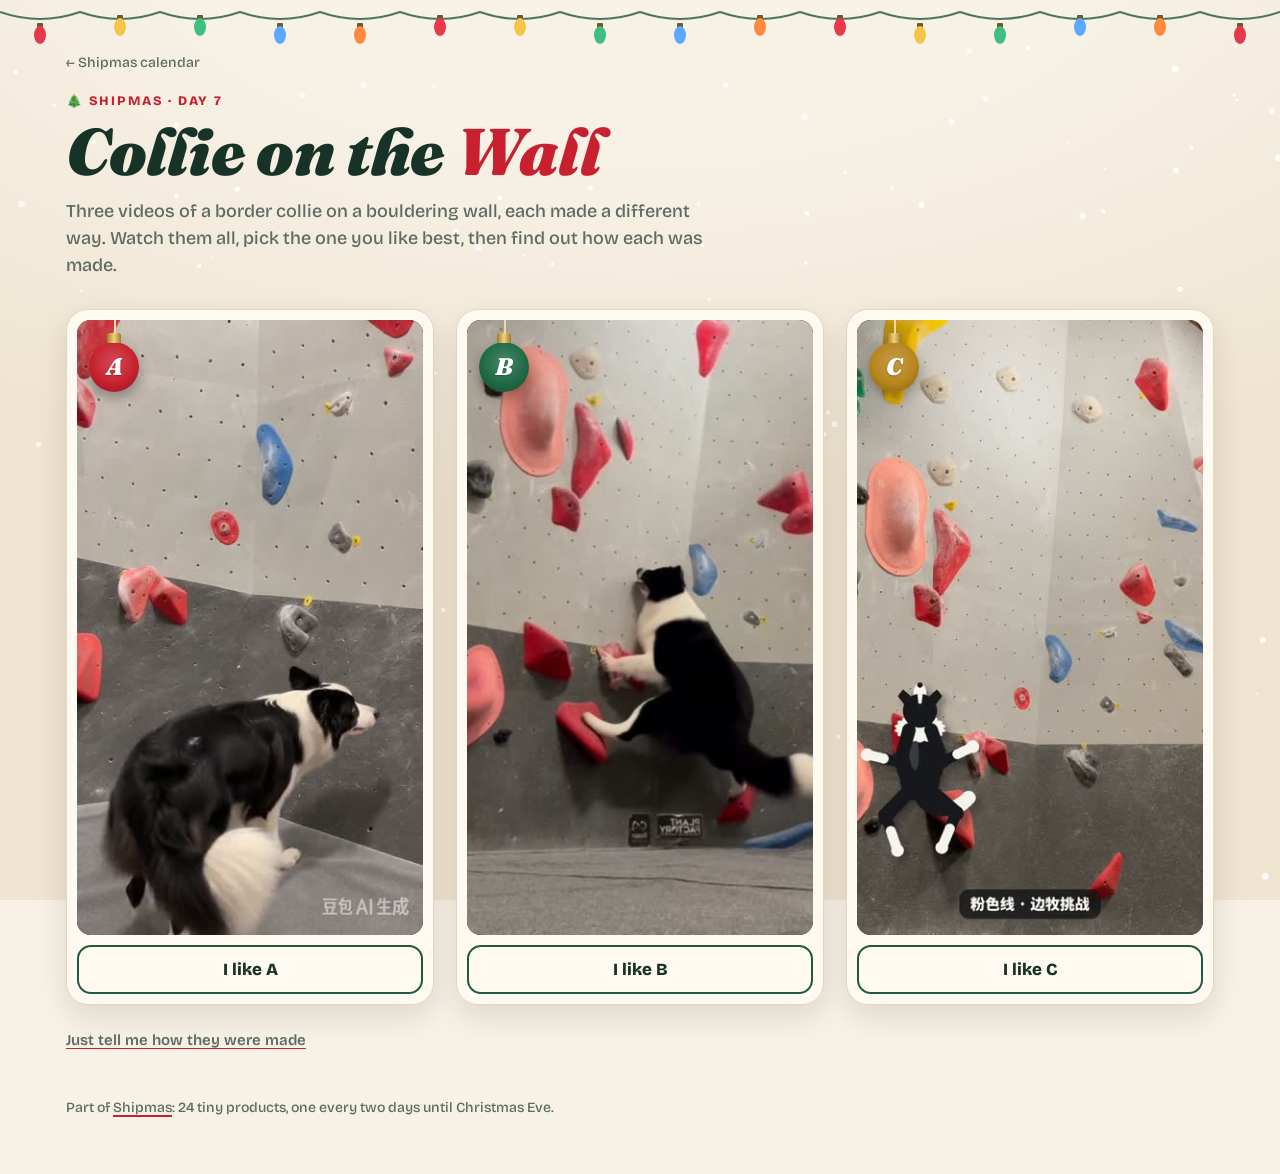
<file: days/07/index.html>
<!doctype html>
<html lang="en">
<head>
<meta charset="utf-8">
<meta name="viewport" content="width=device-width,initial-scale=1,viewport-fit=cover">
<title>Collie on the Wall</title>
<meta name="description" content="Three AI videos of a border collie climbing. Pick your favourite, then find out how each one was made.">
<link rel="preconnect" href="https://fonts.googleapis.com">
<link rel="preconnect" href="https://fonts.gstatic.com" crossorigin>
<link href="https://fonts.googleapis.com/css2?family=Bricolage+Grotesque:opsz,wght@12..96,500;12..96,700;12..96,800&family=Fraunces:ital,opsz,wght@0,9..144,700;1,9..144,700;1,9..144,900&display=swap" rel="stylesheet">
<style>
:root{
  --bg:#f7f1e6;--bg2:#efe4d0;--card:#fffaf1;--ink:#173226;--muted:#5d6b62;--line:#e3d6bf;
  --red:#c8202f;--red-ink:#fff;--green:#1f5a3e;--gold:#c99a2e;--snow:rgba(255,255,255,.95);
  --shadow:0 12px 30px rgba(60,35,10,.12);
  --f:"Bricolage Grotesque",system-ui,-apple-system,"Segoe UI",sans-serif;--fd:"Fraunces",Georgia,serif;
}
@media (prefers-color-scheme: dark){:root:not([data-theme="light"]){
  --bg:#0d2219;--bg2:#06150f;--card:#143024;--ink:#f6efe2;--muted:#a9bcae;--line:#24483a;
  --red:#e8394a;--red-ink:#fff;--green:#3f9a6c;--gold:#e7bd55;--snow:rgba(255,255,255,.85);
  --shadow:0 12px 30px rgba(0,0,0,.4);
}}
:root[data-theme="dark"]{
  --bg:#0d2219;--bg2:#06150f;--card:#143024;--ink:#f6efe2;--muted:#a9bcae;--line:#24483a;
  --red:#e8394a;--red-ink:#fff;--green:#3f9a6c;--gold:#e7bd55;--snow:rgba(255,255,255,.85);
  --shadow:0 12px 30px rgba(0,0,0,.4);
}
*{box-sizing:border-box}
html,body{margin:0}
body{background:radial-gradient(1200px 600px at 50% -10%,var(--bg) 40%,var(--bg2) 100%) fixed,var(--bg);color:var(--ink);font:500 17px/1.5 var(--f);-webkit-text-size-adjust:100%;overflow-x:hidden;min-height:100vh}
a{color:inherit;text-decoration-color:var(--red);text-decoration-thickness:2px;text-underline-offset:3px}
#snow{position:fixed;inset:0;width:100%;height:100%;pointer-events:none;z-index:0}
/* string of lights */
.lights{position:relative;z-index:1;height:46px;overflow:hidden}
.lights svg{position:absolute;left:0;top:0;width:100%;height:46px}
.lights .wire{fill:none;stroke:var(--green);stroke-width:2;opacity:.8}
.bulb{animation:tw 2.4s ease-in-out infinite}
.bulb:nth-child(3n){animation-delay:.8s}.bulb:nth-child(3n+1){animation-delay:1.6s}
@keyframes tw{0%,100%{opacity:1}50%{opacity:.45}}
.wrap{position:relative;z-index:1;max-width:1180px;margin:0 auto;padding:6px 16px 56px}
.back{display:table;font-size:14px;color:var(--muted);text-decoration:none;margin-bottom:14px}
.back:hover{color:var(--ink)}
.kicker{display:inline-flex;align-items:center;gap:8px;font-size:13px;font-weight:800;letter-spacing:.14em;text-transform:uppercase;color:var(--red);margin:0 0 6px}
h1{font-variant-ligatures:none;font-feature-settings:"liga" 0,"dlig" 0;font-family:var(--fd);font-style:italic;font-weight:900;font-size:clamp(38px,6.4vw,66px);line-height:1;letter-spacing:-.01em;margin:0 0 14px;color:var(--ink)}
h1 em{color:var(--red);font-style:italic}
.lede{max-width:660px;color:var(--muted);margin:0 0 30px;font-size:18px}
.grid{display:grid;grid-template-columns:repeat(3,1fr);gap:22px}
.clip{position:relative;background:var(--card);border:1px solid var(--line);border-radius:22px;padding:10px;box-shadow:var(--shadow);display:flex;flex-direction:column;transition:transform .3s cubic-bezier(.2,1.3,.4,1),box-shadow .3s}
.clip.picked{border-color:var(--red);box-shadow:0 0 0 3px var(--red),0 18px 40px rgba(200,32,47,.28)}
.bow{position:absolute;left:50%;top:-26px;width:76px;height:52px;transform:translateX(-50%) scale(.4);opacity:0;z-index:3;transition:transform .45s cubic-bezier(.2,1.6,.4,1),opacity .2s;pointer-events:none}
.clip.picked .bow{opacity:1;transform:translateX(-50%) scale(1)}
.frame{position:relative;z-index:1;border-radius:14px;overflow:hidden;aspect-ratio:9/16;background:#000}
.frame video{position:absolute;inset:0;width:100%;height:100%;object-fit:cover;display:block}
/* bauble labels */
.tag{position:absolute;left:12px;top:22px;width:50px;height:50px;border-radius:50%;display:grid;place-items:center;color:#fff;font:900 24px var(--fd);font-style:italic;background:radial-gradient(circle at 50% 40%,color-mix(in srgb,var(--c) 82%,#fff) 0%,var(--c) 55%,color-mix(in srgb,var(--c) 70%,#000) 100%);box-shadow:0 6px 14px rgba(0,0,0,.3);text-shadow:0 1px 2px rgba(0,0,0,.25)}
.tag::before{content:"";position:absolute;top:-9px;left:50%;width:14px;height:10px;transform:translateX(-50%);border-radius:3px 3px 1px 1px;background:linear-gradient(90deg,#9c7a2a,#f3d27a,#9c7a2a)}
.tag::after{content:"";position:absolute;top:-22px;left:50%;width:1.5px;height:14px;background:#e9d9a8}
.clip[data-id=a] .tag{--c:#c8202f}.clip[data-id=b] .tag{--c:#1f6b47}.clip[data-id=c] .tag{--c:#b7861c}
.pick{position:relative;z-index:1;margin-top:10px;border:2px solid var(--green);background:transparent;color:var(--ink);border-radius:14px;padding:12px;font:800 17px var(--f);cursor:pointer;transition:background .2s,color .2s,border-color .2s}
.pick:hover{background:var(--green);color:#fff}
.clip.picked .pick{background:var(--red);border-color:var(--red);color:var(--red-ink)}
.how{position:relative;z-index:1;display:none;padding:12px 6px 4px}
.revealed .how{display:block;animation:up .45s cubic-bezier(.2,1,.3,1) both}
.how p{margin:0;color:var(--muted);font-size:15.5px}
.how .tool{font:700 22px var(--fd);font-variant-ligatures:none;font-feature-settings:"liga" 0;margin:0 0 4px;color:var(--ink)}
.how .twist{color:var(--ink)}
@keyframes up{from{opacity:0;transform:translateY(8px)}to{opacity:1;transform:none}}
.bar{display:flex;flex-wrap:wrap;align-items:center;gap:12px 18px;margin-top:26px}
.skip,.again{border:0;background:none;padding:0;color:var(--muted);font:600 15px var(--f);text-decoration:underline;text-decoration-color:var(--red);text-underline-offset:3px;cursor:pointer}
.result{display:none;font:italic 700 21px var(--fd);font-variant-ligatures:none;font-feature-settings:"liga" 0;margin:0}
.revealed .result{display:block}
.revealed .skip{display:none}
.again{display:none}
.revealed .again{display:inline}
footer{margin-top:48px;color:var(--muted);font-size:14px}
@media (max-width:820px){
  .grid{grid-template-columns:1fr;max-width:420px;margin:0 auto;gap:34px}
}
@media (prefers-reduced-motion:reduce){.clip,.revealed .how,.bow{transition:none;animation:none}.bulb{animation:none}#snow{display:none}}
</style>
</head>
<body>
<canvas id="snow" aria-hidden="true"></canvas>
<div class="lights" aria-hidden="true"><svg viewBox="0 0 2080 46" preserveAspectRatio="xMinYMin slice"><path class="wire" d="M0 12 Q40 26 80 12 Q120 26 160 12 Q200 26 240 12 Q280 26 320 12 Q360 26 400 12 Q440 26 480 12 Q520 26 560 12 Q600 26 640 12 Q680 26 720 12 Q760 26 800 12 Q840 26 880 12 Q920 26 960 12 Q1000 26 1040 12 Q1080 26 1120 12 Q1160 26 1200 12 Q1240 26 1280 12 Q1320 26 1360 12 Q1400 26 1440 12 Q1480 26 1520 12 Q1560 26 1600 12 Q1640 26 1680 12 Q1720 26 1760 12 Q1800 26 1840 12 Q1880 26 1920 12 Q1960 26 2000 12 Q2040 26 2080 12"/><g class="bulb"><rect x="37" y="23" width="6" height="5" rx="1" fill="#6d5a2a"/><ellipse cx="40" cy="35" rx="6" ry="9" fill="#e8394a"/></g><g class="bulb"><rect x="117" y="15" width="6" height="5" rx="1" fill="#6d5a2a"/><ellipse cx="120" cy="27" rx="6" ry="9" fill="#f3c64b"/></g><g class="bulb"><rect x="197" y="15" width="6" height="5" rx="1" fill="#6d5a2a"/><ellipse cx="200" cy="27" rx="6" ry="9" fill="#3fbf7f"/></g><g class="bulb"><rect x="277" y="23" width="6" height="5" rx="1" fill="#6d5a2a"/><ellipse cx="280" cy="35" rx="6" ry="9" fill="#5aa9ff"/></g><g class="bulb"><rect x="357" y="23" width="6" height="5" rx="1" fill="#6d5a2a"/><ellipse cx="360" cy="35" rx="6" ry="9" fill="#ff8a3d"/></g><g class="bulb"><rect x="437" y="15" width="6" height="5" rx="1" fill="#6d5a2a"/><ellipse cx="440" cy="27" rx="6" ry="9" fill="#e8394a"/></g><g class="bulb"><rect x="517" y="15" width="6" height="5" rx="1" fill="#6d5a2a"/><ellipse cx="520" cy="27" rx="6" ry="9" fill="#f3c64b"/></g><g class="bulb"><rect x="597" y="23" width="6" height="5" rx="1" fill="#6d5a2a"/><ellipse cx="600" cy="35" rx="6" ry="9" fill="#3fbf7f"/></g><g class="bulb"><rect x="677" y="23" width="6" height="5" rx="1" fill="#6d5a2a"/><ellipse cx="680" cy="35" rx="6" ry="9" fill="#5aa9ff"/></g><g class="bulb"><rect x="757" y="15" width="6" height="5" rx="1" fill="#6d5a2a"/><ellipse cx="760" cy="27" rx="6" ry="9" fill="#ff8a3d"/></g><g class="bulb"><rect x="837" y="15" width="6" height="5" rx="1" fill="#6d5a2a"/><ellipse cx="840" cy="27" rx="6" ry="9" fill="#e8394a"/></g><g class="bulb"><rect x="917" y="23" width="6" height="5" rx="1" fill="#6d5a2a"/><ellipse cx="920" cy="35" rx="6" ry="9" fill="#f3c64b"/></g><g class="bulb"><rect x="997" y="23" width="6" height="5" rx="1" fill="#6d5a2a"/><ellipse cx="1000" cy="35" rx="6" ry="9" fill="#3fbf7f"/></g><g class="bulb"><rect x="1077" y="15" width="6" height="5" rx="1" fill="#6d5a2a"/><ellipse cx="1080" cy="27" rx="6" ry="9" fill="#5aa9ff"/></g><g class="bulb"><rect x="1157" y="15" width="6" height="5" rx="1" fill="#6d5a2a"/><ellipse cx="1160" cy="27" rx="6" ry="9" fill="#ff8a3d"/></g><g class="bulb"><rect x="1237" y="23" width="6" height="5" rx="1" fill="#6d5a2a"/><ellipse cx="1240" cy="35" rx="6" ry="9" fill="#e8394a"/></g><g class="bulb"><rect x="1317" y="23" width="6" height="5" rx="1" fill="#6d5a2a"/><ellipse cx="1320" cy="35" rx="6" ry="9" fill="#f3c64b"/></g><g class="bulb"><rect x="1397" y="15" width="6" height="5" rx="1" fill="#6d5a2a"/><ellipse cx="1400" cy="27" rx="6" ry="9" fill="#3fbf7f"/></g><g class="bulb"><rect x="1477" y="15" width="6" height="5" rx="1" fill="#6d5a2a"/><ellipse cx="1480" cy="27" rx="6" ry="9" fill="#5aa9ff"/></g><g class="bulb"><rect x="1557" y="23" width="6" height="5" rx="1" fill="#6d5a2a"/><ellipse cx="1560" cy="35" rx="6" ry="9" fill="#ff8a3d"/></g><g class="bulb"><rect x="1637" y="23" width="6" height="5" rx="1" fill="#6d5a2a"/><ellipse cx="1640" cy="35" rx="6" ry="9" fill="#e8394a"/></g><g class="bulb"><rect x="1717" y="15" width="6" height="5" rx="1" fill="#6d5a2a"/><ellipse cx="1720" cy="27" rx="6" ry="9" fill="#f3c64b"/></g><g class="bulb"><rect x="1797" y="15" width="6" height="5" rx="1" fill="#6d5a2a"/><ellipse cx="1800" cy="27" rx="6" ry="9" fill="#3fbf7f"/></g><g class="bulb"><rect x="1877" y="23" width="6" height="5" rx="1" fill="#6d5a2a"/><ellipse cx="1880" cy="35" rx="6" ry="9" fill="#5aa9ff"/></g><g class="bulb"><rect x="1957" y="23" width="6" height="5" rx="1" fill="#6d5a2a"/><ellipse cx="1960" cy="35" rx="6" ry="9" fill="#ff8a3d"/></g><g class="bulb"><rect x="2037" y="15" width="6" height="5" rx="1" fill="#6d5a2a"/><ellipse cx="2040" cy="27" rx="6" ry="9" fill="#e8394a"/></g></svg></div>
<div class="wrap" id="app">
  <a class="back" href="../../">← Shipmas calendar</a>
  <p class="kicker">🎄 Shipmas · Day 7</p>
  <h1>Collie on the <em>Wall</em></h1>
  <p class="lede">Three videos of a border collie on a bouldering wall, each made a different way. Watch them all, pick the one you like best, then find out how each was made.</p>

  <div class="grid">
    <article class="clip" data-id="a"><svg class="bow" viewBox="0 0 76 52" aria-hidden="true"><path d="M38 26C26 6 6 4 6 18s20 14 32 8z" fill="var(--red)" stroke="rgba(0,0,0,.18)" stroke-width="2"/><path d="M38 26C50 6 70 4 70 18S50 32 38 26z" fill="var(--red)" stroke="rgba(0,0,0,.18)" stroke-width="2"/><path d="M34 28l-10 22 9-4 5 6 2-24zM42 28l10 22-9-4-5 6-2-24z" fill="var(--red)" opacity=".9"/><circle cx="38" cy="26" r="7" fill="var(--red)" stroke="rgba(0,0,0,.25)" stroke-width="2"/></svg>
      <div class="frame"><video src="a.mp4" poster="a.jpg" autoplay muted loop playsinline preload="metadata"></video><span class="tag">A</span></div>
      <button class="pick" type="button">I like A</button>
      <div class="how"><p class="tool">Seedance</p><p>An AI video model, given a photo of the wall and one line: “Make a video of a border collie climbing here.” No real climbing went into it, so the dog moves the way the model imagines a dog would climb.</p></div>
    </article>
    <article class="clip" data-id="b"><svg class="bow" viewBox="0 0 76 52" aria-hidden="true"><path d="M38 26C26 6 6 4 6 18s20 14 32 8z" fill="var(--red)" stroke="rgba(0,0,0,.18)" stroke-width="2"/><path d="M38 26C50 6 70 4 70 18S50 32 38 26z" fill="var(--red)" stroke="rgba(0,0,0,.18)" stroke-width="2"/><path d="M34 28l-10 22 9-4 5 6 2-24zM42 28l10 22-9-4-5 6-2-24z" fill="var(--red)" opacity=".9"/><circle cx="38" cy="26" r="7" fill="var(--red)" stroke="rgba(0,0,0,.25)" stroke-width="2"/></svg>
      <div class="frame"><video src="b.mp4" poster="b.jpg" autoplay muted loop playsinline preload="metadata"></video><span class="tag">B</span></div>
      <button class="pick" type="button">I like B</button>
      <div class="how"><p class="tool">Me + Kling</p><p class="twist">This one is actually me. I filmed myself climbing this problem, then used Kling's motion control to swap me for a border collie. Every move is a real move on a real wall.</p></div>
    </article>
    <article class="clip" data-id="c"><svg class="bow" viewBox="0 0 76 52" aria-hidden="true"><path d="M38 26C26 6 6 4 6 18s20 14 32 8z" fill="var(--red)" stroke="rgba(0,0,0,.18)" stroke-width="2"/><path d="M38 26C50 6 70 4 70 18S50 32 38 26z" fill="var(--red)" stroke="rgba(0,0,0,.18)" stroke-width="2"/><path d="M34 28l-10 22 9-4 5 6 2-24zM42 28l10 22-9-4-5 6-2-24z" fill="var(--red)" opacity=".9"/><circle cx="38" cy="26" r="7" fill="var(--red)" stroke="rgba(0,0,0,.25)" stroke-width="2"/></svg>
      <div class="frame"><video src="c.mp4" poster="c.jpg" muted loop autoplay playsinline preload="metadata"></video><span class="tag">C</span></div>
      <button class="pick" type="button">I like C</button>
      <div class="how"><p class="tool">Claude</p><p>The same photo and the same one-line prompt. Claude has no video model, so it drew a cartoon collie and animated it in code on top of the photo.</p></div>
    </article>
  </div>

  <div class="bar">
    <p class="result" id="result" aria-live="polite"></p>
    <button class="skip" id="skip" type="button">Just tell me how they were made</button>
    <button class="again" id="again" type="button">Pick again</button>
  </div>

  <footer>Part of <a href="../../">Shipmas</a>: 24 tiny products, one every two days until Christmas Eve.</footer>
</div>
<script>
(function(){
  var app=document.getElementById("app"), clips=[].slice.call(document.querySelectorAll(".clip")), result=document.getElementById("result");
  var KEY="collie-pick";
  var lines={
    a:"You picked A, made from a photo and a one-line prompt.",
    b:"You picked B. That's me climbing, wearing a border collie.",
    c:"You picked C, the cartoon Claude animated in code."
  };
  function show(pick){
    clips.forEach(function(c){c.classList.toggle("picked",c.dataset.id===pick)});
    result.textContent=pick?lines[pick]:"Here's how each one was made.";
    app.classList.add("revealed");
  }
  clips.forEach(function(c){
    c.querySelector(".pick").addEventListener("click",function(){
      var id=c.dataset.id;
      try{localStorage.setItem(KEY,id)}catch(e){}
      show(id);
      document.getElementById("result").scrollIntoView({behavior:"smooth",block:"nearest"});
    });
  });
  document.getElementById("skip").addEventListener("click",function(){show(null)});
  document.getElementById("again").addEventListener("click",function(){
    try{localStorage.removeItem(KEY)}catch(e){}
    clips.forEach(function(c){c.classList.remove("picked")});
    app.classList.remove("revealed");
  });
  var saved=null; try{saved=localStorage.getItem(KEY)}catch(e){}
  if(saved&&lines[saved])show(saved);
  /* only play what's on screen, to save battery and data on phones */
  if("IntersectionObserver" in window){
    var io=new IntersectionObserver(function(es){es.forEach(function(e){var v=e.target;if(e.isIntersecting)v.play().catch(function(){});else v.pause()})},{threshold:.25});
    clips.forEach(function(c){io.observe(c.querySelector("video"))});
  }
})();

/* gentle snowfall; skipped when the visitor prefers reduced motion */
(function(){
  var cv=document.getElementById("snow"); if(!cv||matchMedia("(prefers-reduced-motion: reduce)").matches)return;
  var cx=cv.getContext("2d"),W,H,dpr,flakes=[];
  function size(){dpr=Math.min(2,devicePixelRatio||1);W=innerWidth;H=innerHeight;cv.width=W*dpr;cv.height=H*dpr;cx.setTransform(dpr,0,0,dpr,0,0);
    var n=Math.round(Math.min(140,W*H/9000));while(flakes.length<n)flakes.push(mk(true));flakes.length=n}
  function mk(any){return {x:Math.random()*W,y:any?Math.random()*H:-10,r:1+Math.random()*2.6,s:.3+Math.random()*.9,w:Math.random()*6.28,d:.4+Math.random()*.8}}
  var col=getComputedStyle(document.documentElement).getPropertyValue("--snow")||"#fff";
  function tick(){cx.clearRect(0,0,W,H);cx.fillStyle=col;
    for(var i=0;i<flakes.length;i++){var f=flakes[i];f.y+=f.s;f.w+=.01;f.x+=Math.sin(f.w)*f.d*.5;
      if(f.y>H+10){flakes[i]=mk(false);continue}
      cx.globalAlpha=.35+f.r/4;cx.beginPath();cx.arc(f.x,f.y,f.r,0,6.283);cx.fill()}
    requestAnimationFrame(tick)}
  addEventListener("resize",size);size();tick();
})();
</script>
</body>
</html>
</file>
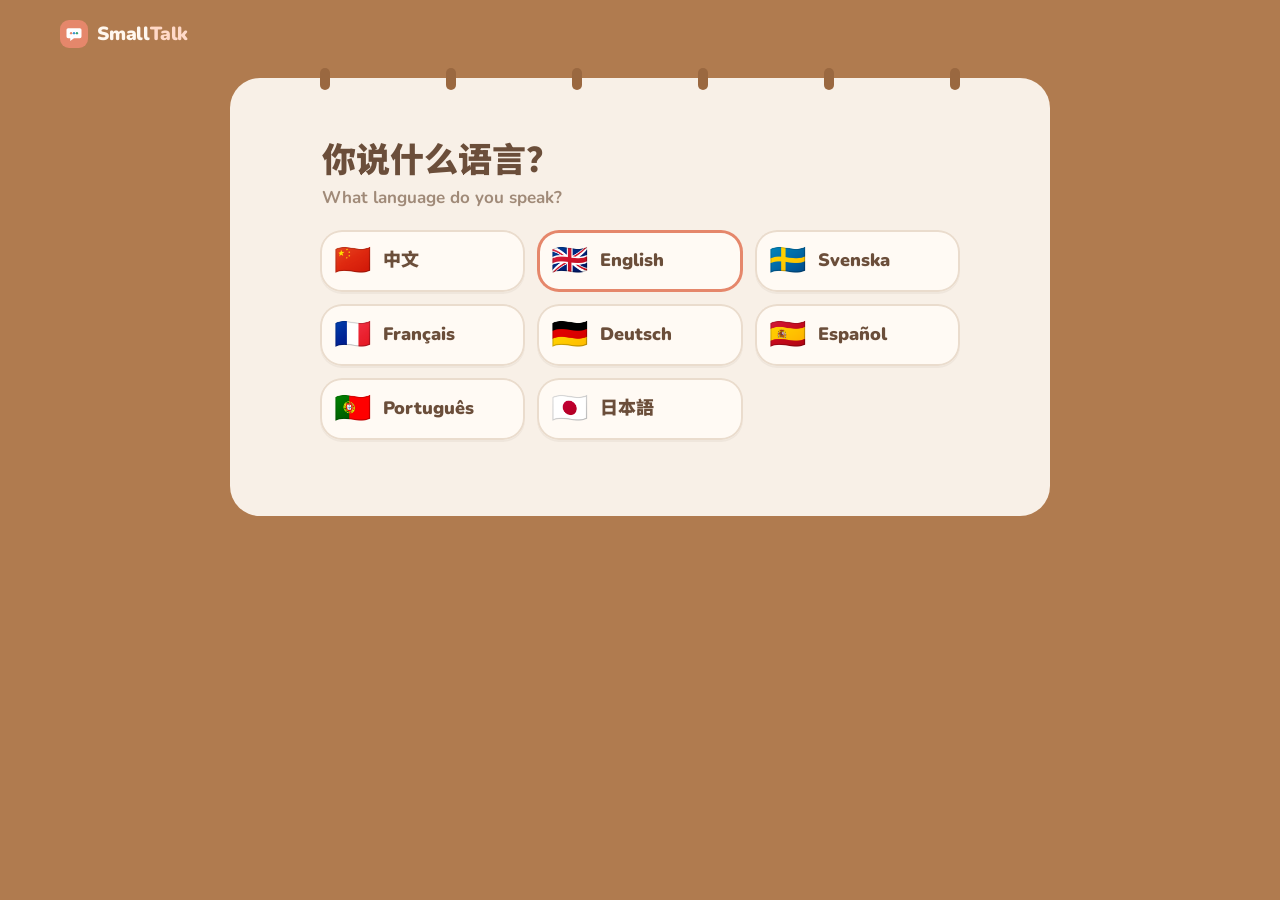
<file: days/09/index.html>
<!DOCTYPE html>
<html lang="zh-CN">
<head>
<meta charset="UTF-8" />
<meta name="viewport" content="width=device-width, initial-scale=1.0, viewport-fit=cover" />
<meta name="theme-color" content="#b07b4f" />
<meta name="apple-mobile-web-app-capable" content="yes" />
<meta name="mobile-web-app-capable" content="yes" />
<meta name="apple-mobile-web-app-title" content="SmallTalk" />
<title>SmallTalk</title>
<link rel="preconnect" href="https://fonts.googleapis.com" />
<link rel="preconnect" href="https://fonts.gstatic.com" crossorigin />
<link href="https://fonts.googleapis.com/css2?family=Nunito:wght@600;700;800;900&family=Noto+Sans+SC:wght@400;500;700&family=Noto+Sans+JP:wght@500;700&display=swap" rel="stylesheet" />
<style>
/* ---------- 主题变量 ---------- */
:root, body[data-theme=journal]{
  --frame:#b07b4f; --ring:#9a6840; --paper:#f8f0e7; --card:#fffaf4; --ink:#6b4e3a; --muted:#a08a78; --line:#eadccd;
  --pill:#ece0d4; --pill-on:#dccbbb; --accent:#e5876b; --accent-ink:#fff; --accent-soft:#fbe3da; --me:#f6e2d3;
  --good:#7cb26a; --warn:#e3a14f; --tip:#fbebb8; --tip-ink:#8a6420;
  --font:'Nunito','Noto Sans SC',system-ui,sans-serif; --title:'Nunito','Noto Sans SC',system-ui,sans-serif;
  --r:22px;
}
body[data-theme=nordic]{
  --frame:#faf8f3; --ring:transparent; --paper:#faf8f3; --card:#ffffff; --ink:#17233b; --muted:#6b7285; --line:#ece7dc;
  --pill:#efeadf; --pill-on:#ffffff; --accent:#1f4e9c; --accent-ink:#fff; --accent-soft:#eaf0fb; --me:#eaf0fb;
  --good:#2f7d5b; --warn:#a8641b; --tip:#fdf4d6; --tip-ink:#8a6a00;
  --font:'Inter','Noto Sans SC',system-ui,sans-serif; --title:'Inter','Noto Sans SC',system-ui,sans-serif;
  --r:18px;
}
*{box-sizing:border-box;-webkit-tap-highlight-color:transparent}
html{-webkit-text-size-adjust:100%}
body{margin:0;background:var(--frame);color:var(--ink);font:600 16px/1.55 var(--font);-webkit-font-smoothing:antialiased;overflow-x:hidden}
body[data-theme=nordic]{font-weight:400}
button,input,textarea{font:inherit;color:inherit}
button{cursor:pointer;border:0;background:none;padding:0}
button:disabled{cursor:not-allowed}
:focus-visible{outline:3px solid var(--accent);outline-offset:2px}
p,h1,h2,h3,ul,ol{margin:0}
ul,ol{padding:0;list-style:none}
.hidden{display:none!important}
.muted{color:var(--muted)}
.small{font-size:14px}

/* ---------- 手账外壳 ---------- */
.app{position:relative;max-width:520px;min-height:100vh;margin:calc(14px + env(safe-area-inset-top)) auto 0;background:var(--paper);border-radius:30px 30px 0 0;padding:20px 18px calc(100px + env(safe-area-inset-bottom))}
.rings{position:absolute;top:-10px;left:34px;right:34px;display:flex;justify-content:space-between;pointer-events:none}
.rings i{width:10px;height:22px;border-radius:6px;background:var(--ring)}
body[data-theme=nordic] .app{margin-top:env(safe-area-inset-top);border-radius:0}
body[data-theme=nordic] .rings{display:none}
@media(min-width:560px){.app{margin-top:28px;border-radius:30px;min-height:calc(100vh - 56px);margin-bottom:28px}}

.top{display:flex;align-items:center;justify-content:space-between;gap:10px;padding:6px 2px 14px}
.brand{display:flex;align-items:center;gap:9px;font:900 19px/1 var(--title);letter-spacing:-.01em}
body[data-theme=nordic] .brand{font-weight:600}
.brand em{font-style:normal;color:var(--accent)}
.logo{width:28px;height:28px;border-radius:9px;background:#3d77c2;position:relative;overflow:hidden;flex:none}
.logo::before,.logo::after{content:'';position:absolute;background:#f5cf47}
.logo::before{left:8px;top:0;bottom:0;width:5px}.logo::after{top:11px;left:0;right:0;height:5px}
.date{font-size:13px;color:var(--muted);background:var(--pill);padding:5px 11px;border-radius:999px;white-space:nowrap}

.seg{display:grid;grid-auto-flow:column;grid-auto-columns:1fr;background:var(--pill);border-radius:999px;padding:4px;margin-bottom:18px}
.seg button{padding:10px 8px;border-radius:999px;font-size:14px;font-weight:800;letter-spacing:.06em;color:var(--muted);min-height:44px}
body[data-theme=nordic] .seg button{font-weight:500;letter-spacing:0}
.seg button[aria-selected=true],.seg button[aria-checked=true]{background:var(--pill-on);color:var(--ink)}
body[data-theme=nordic] .seg button[aria-selected=true],body[data-theme=nordic] .seg button[aria-checked=true]{box-shadow:0 1px 3px rgba(23,35,59,.12)}

.hello{padding:0 2px 16px}
.hello h1{font:900 26px/1.25 var(--title)}
body[data-theme=nordic] .hello h1{font-weight:600}
.hello p{color:var(--muted);font-size:15px;margin-top:4px}

/* ---------- 场景卡片网格 ---------- */
.grid{display:grid;grid-template-columns:repeat(3,1fr);gap:22px 14px}
.tile{display:grid;justify-items:center;text-align:center;gap:2px}
.tile .art{width:100%;aspect-ratio:1/.86;border-radius:var(--r);overflow:hidden;box-shadow:0 3px 0 rgba(107,78,58,.08);transition:transform .15s}
.tile:active .art{transform:scale(.96)}
@media(hover:hover){.tile:hover .art{transform:translateY(-2px)}}
.art svg{display:block;width:100%;height:100%}
svg.av{border-radius:50%;overflow:hidden;display:block}
.tile b{font:800 15px/1.25 var(--title);margin-top:8px}
body[data-theme=nordic] .tile b{font-weight:600}
.tile .sv{font-size:12px;color:var(--muted);font-weight:700}
.tile .count{font-size:12px;color:var(--muted)}
.tile .count.done{color:var(--good)}

/* ---------- 卡片与表单 ---------- */
.card{background:var(--card);border-radius:var(--r);padding:18px;box-shadow:0 2px 0 rgba(107,78,58,.06)}
body[data-theme=nordic] .card{border:1px solid var(--line);box-shadow:none}
.stack{display:grid;gap:14px}
.label{font-size:13px;font-weight:800;color:var(--muted);letter-spacing:.04em;margin-bottom:8px;display:block}
body[data-theme=nordic] .label{font-weight:600;text-transform:uppercase;font-size:12px;letter-spacing:.08em}
.field{width:100%;padding:13px 15px;border:2px solid var(--line);border-radius:16px;background:var(--paper);outline:none;font-size:16px;transition:.15s}
.field:focus{border-color:var(--accent);background:var(--card)}
.field::placeholder{color:#bfae9f}
.keylinks a,.about a{color:inherit;font-weight:700}
textarea.field{resize:vertical;min-height:120px;line-height:1.5}
.primary{display:flex;align-items:center;justify-content:center;gap:8px;width:100%;min-height:54px;border-radius:18px;background:var(--accent);color:var(--accent-ink);font-weight:800;font-size:17px;box-shadow:0 3px 0 rgba(0,0,0,.12);transition:.15s}
body[data-theme=nordic] .primary{font-weight:600;box-shadow:none}
.primary:active:not(:disabled){transform:translateY(2px);box-shadow:0 1px 0 rgba(0,0,0,.12)}
.primary:disabled{background:#d8cbbf;box-shadow:none}
body[data-theme=nordic] .primary:disabled{background:#c9d3e6}
.ghost{min-height:40px;padding:0 14px;border-radius:999px;background:var(--pill);font-size:14px;font-weight:800;color:var(--ink)}
.chips{display:flex;flex-wrap:wrap;gap:8px;margin-top:10px}
.chip{min-height:36px;padding:0 13px;border-radius:999px;background:var(--pill);font-size:14px;color:var(--ink)}

/* ---------- 底部弹层 ---------- */
.sheet-bg{position:fixed;inset:0;background:rgba(60,40,25,.35);z-index:40;display:flex;align-items:flex-end;justify-content:center;animation:fade .2s}
.sheet{width:100%;max-width:520px;max-height:92vh;overflow:auto;background:var(--paper);border-radius:28px 28px 0 0;padding:10px 18px calc(22px + env(safe-area-inset-bottom));animation:up .25s ease}
.grab{width:42px;height:5px;border-radius:9px;background:var(--line);margin:0 auto 12px}
.sheet .art{height:150px;border-radius:var(--r);overflow:hidden;margin-bottom:14px}
.sheet-head{display:flex;justify-content:space-between;align-items:flex-start;gap:12px;margin-bottom:16px}
.sheet-head h2{font:900 22px/1.25 var(--title)}
body[data-theme=nordic] .sheet-head h2{font-weight:600}
.close{width:40px;height:40px;border-radius:50%;background:var(--pill);font-size:20px;line-height:1;flex:none}
.opt{margin-bottom:16px}
.opt .seg{margin:0}
.npcs{display:flex;gap:10px;overflow-x:auto;padding:2px 2px 6px;scrollbar-width:none}
.npcs::-webkit-scrollbar{display:none}
.npcs button{display:grid;justify-items:center;gap:4px;font-size:12px;color:var(--muted);flex:none;width:62px}
.npcs .av{width:56px;height:56px;border-radius:50%;box-shadow:0 0 0 3px transparent;transition:.15s}
.npcs button.on .av{box-shadow:0 0 0 3px var(--accent)}
.npcs button.on{color:var(--ink)}
.npcs .auto{display:grid;place-items:center;background:var(--pill);font-size:22px;font-weight:900;color:var(--ink)}
@keyframes up{from{transform:translateY(40px);opacity:.4}to{transform:none;opacity:1}}
@keyframes fade{from{opacity:0}to{opacity:1}}

/* ---------- 课程页 ---------- */
.backbar{display:flex;align-items:center;gap:10px;margin-bottom:14px}
.backbar .t{flex:1;min-width:0;font:800 17px/1.3 var(--title);overflow:hidden;text-overflow:ellipsis;white-space:nowrap}
.banner{height:150px;border-radius:var(--r);overflow:hidden;position:relative;margin-bottom:14px}
.banner .who{position:absolute;left:12px;bottom:12px;display:flex;align-items:center;gap:8px;background:rgba(255,250,244,.92);padding:5px 12px 5px 5px;border-radius:999px;font-size:14px}
.banner .who .av{width:34px;height:34px}
.chat{display:grid;gap:14px}
.msg{display:flex;gap:8px;align-items:flex-end}
.msg.me{flex-direction:row-reverse}
.msg .av{width:38px;height:38px;flex:none}
.bubble{max-width:84%;background:var(--card);border-radius:20px 20px 20px 6px;padding:11px 13px;box-shadow:0 2px 0 rgba(107,78,58,.06)}
body[data-theme=nordic] .bubble{border:1px solid var(--line);box-shadow:none}
.msg.me .bubble{background:var(--me);border-radius:20px 20px 6px 20px;border-color:transparent}
.brow{display:flex;gap:10px;align-items:flex-start}
.sv-line{flex:1;min-width:0;font-size:17px;line-height:1.45;font-weight:700;overflow-wrap:anywhere}
body[data-theme=nordic] .sv-line{font-weight:500}
.zh{margin-top:5px;font-size:14px;color:var(--muted);font-weight:500;overflow-wrap:anywhere}
.hide-zh .zh{display:none}
.speak{flex:none;width:36px;height:36px;border-radius:50%;display:grid;place-items:center;background:var(--accent-soft);color:var(--accent);transition:.15s}
.speak svg{width:14px;height:14px}
.speak.playing{background:var(--accent);color:var(--accent-ink)}
.no-voice .speak{display:none}
.switch{display:flex;align-items:center;gap:8px;font-size:14px;color:var(--muted);cursor:pointer}
.switch input{accent-color:var(--accent);width:18px;height:18px}
.vocab{display:grid;gap:14px}
.vocab li{display:flex;gap:12px;align-items:flex-start}
.term{font-weight:800;color:var(--ink)}
body[data-theme=nordic] .term{font-weight:600}
.plain{display:grid;gap:10px}
.plain li{padding-left:18px;position:relative;font-weight:500}
.plain li::before{content:'';position:absolute;left:2px;top:.6em;width:8px;height:8px;border-radius:50%;background:var(--line)}
.plain.good li::before{background:var(--good)}
.plain.warn li::before{background:var(--warn)}
.tip{background:var(--tip);border-radius:var(--r);padding:18px}
.tip .label{color:var(--tip-ink)}
.tip p{font-weight:700;line-height:1.6}
.card-head{display:flex;justify-content:space-between;align-items:center;margin-bottom:12px}
.card-head .label{margin:0}

/* ---------- 口语 ---------- */
.topic{text-align:center;padding:22px 18px}
.topic .av{width:84px;height:84px;margin:0 auto 6px}
.topic .name{font-size:13px;color:var(--muted);margin-bottom:12px}
.topic-sv{font:900 23px/1.3 var(--title);margin-bottom:6px}
body[data-theme=nordic] .topic-sv{font-weight:600}
.answer{text-align:left;display:grid;gap:12px;margin-top:20px}
.answer-tools{display:flex;justify-content:space-between;align-items:center}
.answer-tools .label{margin:0}
.mic{display:inline-flex;align-items:center;gap:6px;min-height:40px;padding:0 14px;border-radius:999px;background:var(--accent-soft);color:var(--accent);font-size:14px;font-weight:800}
.mic svg{width:16px;height:16px}
.mic.on{background:#d9534f;color:#fff;animation:pulse 1.6s infinite}
@keyframes pulse{0%{box-shadow:0 0 0 0 rgba(217,83,79,.4)}70%{box-shadow:0 0 0 14px rgba(217,83,79,0)}100%{box-shadow:0 0 0 0 rgba(217,83,79,0)}}
.note{font-size:13px;color:var(--muted);font-weight:500;line-height:1.5}
.score{display:grid;gap:6px}
.score-top{display:flex;justify-content:space-between;font-weight:800}
.bar{height:14px;border-radius:999px;background:var(--pill);overflow:hidden}
.bar i{display:block;height:100%;border-radius:999px;background:var(--good);transition:width .6s ease}
.bar.b2 i{background:var(--warn)}
.quote{font-weight:800;font-size:17px;line-height:1.5;border-left:4px solid var(--good);padding-left:12px;flex:1;min-width:0;overflow-wrap:anywhere}
body[data-theme=nordic] .quote{font-weight:500}

/* ---------- 设置 ---------- */
.theme-opts{display:grid;grid-template-columns:1fr 1fr;gap:12px}
.theme-opts button{display:grid;gap:3px;justify-items:start;text-align:left;padding:10px;border-radius:18px;background:var(--paper);box-shadow:inset 0 0 0 2px var(--line)}
.theme-opts button[aria-pressed=true]{box-shadow:inset 0 0 0 3px var(--accent)}
.theme-opts small{color:var(--muted);font-size:12px;line-height:1.4;font-weight:500}
.sw{width:100%;height:60px;border-radius:12px;margin-bottom:6px}
.sw-journal{background:linear-gradient(#bfe3f2 0 50%,#a8d08d 50% 70%,#f8f0e7 70%);box-shadow:inset 0 0 0 5px #b07b4f}
.sw-nordic{background:linear-gradient(90deg,#faf8f3 0 60%,#1f4e9c 60% 76%,#f2c230 76%);box-shadow:inset 0 0 0 1px #ece7dc}
#caps li{font-size:15px}
.about{text-align:center;font-size:13px;color:var(--muted);margin-top:4px}

/* ---------- 底部导航 ---------- */
.tabbar{position:fixed;left:0;right:0;bottom:0;z-index:30;display:flex;justify-content:center;pointer-events:none}
.tabbar-in{pointer-events:auto;width:100%;max-width:520px;display:grid;grid-template-columns:repeat(3,1fr);background:var(--card);border-top:2px solid var(--line);padding-bottom:env(safe-area-inset-bottom)}
@media(min-width:560px){.tabbar{bottom:28px}.tabbar-in{border-radius:0 0 30px 30px;border-top:2px solid var(--line)}}
.tabbar button{display:grid;justify-items:center;gap:2px;padding:9px 0 10px;min-height:60px;font-size:12px;font-weight:800;color:var(--muted)}
.tabbar svg{width:24px;height:24px}
.tabbar button[aria-selected=true]{color:var(--accent)}

.alert{display:flex;justify-content:space-between;align-items:center;gap:12px;background:#fde4df;color:#9b3a2c;padding:12px 16px;border-radius:16px;margin-bottom:14px;font-size:14px}
.alert button{font-size:20px;line-height:1;opacity:.6}
.spin{display:inline-block;animation:spin .9s linear infinite}
@keyframes spin{to{transform:rotate(360deg)}}
.rise{animation:rise .35s ease both}
@keyframes rise{from{opacity:0;transform:translateY(8px)}to{opacity:1;transform:none}}
@media(prefers-reduced-motion:reduce){*{animation:none!important;transition:none!important}}
@media(max-width:360px){.grid{gap:18px 10px}.tile b{font-size:14px}}

/* ===== 地铁图首页 ===== */
:root, body[data-theme=journal]{ --mapbg:#f3ece3; --maptext:#5d5148; --water:#bddcee; --stn:#6b625b; --done:#ffd25a; }
body[data-theme=nordic]{ --mapbg:#f2f3f5; --maptext:#4a4f5c; --water:#c4def0; --stn:#5c616b; --done:#f2c230; }
.langbtn{display:inline-flex;align-items:center;gap:6px;min-height:38px;padding:0 12px;border-radius:999px;background:var(--pill);font-size:14px;font-weight:800;white-space:nowrap}
body[data-theme=nordic] .langbtn{font-weight:600}
.langbtn .flag{font-size:17px;line-height:1}
.date{display:block;margin:-6px 2px 12px;background:none;padding:0}
.mapcard{background:var(--mapbg);border-radius:var(--r);padding:6px 4px;margin-bottom:16px;position:relative}
.mapcard svg{display:block;width:100%;height:auto}
.map-title{position:absolute;left:14px;top:12px;font:900 13px/1.3 var(--title);color:var(--muted);letter-spacing:.04em}
.map-legend{position:absolute;right:12px;top:12px;display:flex;align-items:center;gap:6px;font-size:12px;color:var(--muted)}
.map-legend i{width:12px;height:12px;border-radius:50%;background:var(--done);box-shadow:inset 0 0 0 2.5px var(--stn)}
.map-label{font:800 12px var(--font);fill:var(--maptext);paint-order:stroke;stroke:var(--mapbg);stroke-width:4px;stroke-linejoin:round}
body[data-theme=nordic] .map-label{font-weight:600}
.stn{cursor:pointer;outline:none}
.stn .ring{transition:transform .15s;transform-box:fill-box;transform-origin:center}
.stn:hover .ring,.stn:focus-visible .ring{transform:scale(1.25)}
.stn:focus-visible .hit{stroke:var(--accent);stroke-width:2.5}
.pulse{fill:none;stroke:var(--accent);stroke-width:2.5;transform-box:fill-box;transform-origin:center;animation:ping 1.8s ease-out infinite}
@keyframes ping{0%{transform:scale(.7);opacity:.9}100%{transform:scale(2);opacity:0}}
.lines{display:grid;gap:14px}
.line-card{background:var(--card);border-radius:var(--r);padding:14px 14px 6px;box-shadow:0 2px 0 rgba(107,78,58,.06)}
body[data-theme=nordic] .line-card{border:1px solid var(--line);box-shadow:none}
.line-head{display:flex;align-items:center;justify-content:space-between;margin-bottom:6px}
.line-name{display:inline-flex;align-items:center;gap:8px;font:900 16px var(--title)}
body[data-theme=nordic] .line-name{font-weight:600}
.line-name i{width:26px;height:10px;border-radius:9px;background:var(--c)}
.line-prog{font-size:13px;color:var(--muted)}
.stops li button{display:grid;grid-template-columns:28px 1fr auto;align-items:center;gap:10px;width:100%;text-align:left;min-height:56px;position:relative}
.stops li button::before{content:'';position:absolute;left:11px;top:0;bottom:0;width:6px;background:var(--c)}
.stops li:first-child button::before{top:50%}
.stops li:last-child button::before{bottom:50%}
.stops .dot{position:relative;z-index:1;width:20px;height:20px;border-radius:50%;background:#fff;box-shadow:inset 0 0 0 3.5px var(--stn);margin-left:4px}
.stops .done .dot{background:var(--done)}
.stops .nm{display:grid;line-height:1.3;padding:8px 0}
.stops .nm b{font-size:16px;font-weight:800}
body[data-theme=nordic] .stops .nm b{font-weight:600}
.stops .nm span{font-size:13px;color:var(--muted);font-weight:600}
.stops .st{font-size:13px;color:var(--muted);padding-right:4px}
.stops .done .st{color:var(--good);font-weight:800}
.custom-card{margin-top:14px}
.custom-row{display:flex;gap:8px}
.custom-row .field{flex:1;min-width:0}
.custom-row .primary{width:auto;padding:0 18px;min-height:50px;font-size:16px}
.lang-list{display:grid;gap:10px}
.lang-list button{display:grid;grid-template-columns:40px 1fr auto;align-items:center;gap:12px;text-align:left;padding:12px 14px;border-radius:18px;background:var(--card);box-shadow:inset 0 0 0 2px var(--line)}
.lang-list button[aria-pressed=true]{box-shadow:inset 0 0 0 3px var(--accent)}
.lang-list .flag{font-size:28px;line-height:1}
.lang-list b{display:block;font-size:17px}
.lang-list span{font-size:13px;color:var(--muted)}
.reading{font-size:13px;color:var(--muted);font-weight:600;margin-top:2px;overflow-wrap:anywhere}
.line-chip{display:inline-flex;align-items:center;gap:6px;font-size:13px;color:var(--muted);margin-top:4px}
.line-chip i{width:18px;height:7px;border-radius:9px;background:var(--c)}

/* ===== 桌面网页布局（≥900px） ===== */
.desk-only{display:none}
.empty-eval{text-align:center;padding:40px 24px;color:var(--muted)}
.empty-eval .av{width:72px;height:72px;margin:0 auto 12px;opacity:.85}
.lesson-main,.lesson-side{display:grid;gap:14px;align-content:start}
@media(min-width:900px){
  body{font-size:16px}
  .app{max-width:1180px;margin:28px auto;padding:26px 40px 64px;border-radius:30px;min-height:calc(100vh - 56px)}
  body[data-theme=nordic] .app{margin-top:0;border-radius:0;max-width:1240px}
  .rings{left:90px;right:90px}
  .top{padding:4px 0 6px}
  .date{margin:0 2px 10px}
  .tabbar{position:absolute;top:56px;bottom:auto;left:0;right:0}
  body[data-theme=nordic] .tabbar{top:28px}
  .tabbar-in{width:auto;max-width:none;display:flex;gap:4px;background:var(--pill);border:0;border-radius:999px;padding:4px;margin:0 auto;padding-bottom:4px}
  .tabbar button{display:flex;align-items:center;gap:8px;min-height:42px;padding:0 18px;border-radius:999px;font-size:14px}
  .tabbar svg{width:19px;height:19px}
  .tabbar button[aria-selected=true]{background:var(--card);color:var(--accent);box-shadow:0 1px 3px rgba(60,40,25,.12)}
  @media(hover:hover){.tabbar button:not([aria-selected=true]):hover{color:var(--ink)}}
  .hello{padding:8px 2px 20px}
  .hello h1{font-size:34px}
  .hello p{font-size:16px}
  .desk-only{display:block}

  #home{display:grid;grid-template-columns:minmax(0,1.35fr) minmax(320px,1fr);gap:0 28px;align-items:start}
  #home .hello{grid-column:1/-1}
  #home .mapcard{grid-column:1;grid-row:2/span 2;position:sticky;top:20px;margin:0;padding:14px 10px}
  #map svg{max-height:calc(100vh - 90px);margin:0 auto}
  .map-label{font-size:10.5px;stroke-width:3.5px}
  #home .lines{grid-column:2;grid-row:2}
  #home .custom-card{grid-column:2;grid-row:3}
  @media(hover:hover){.stops li button:hover .nm b{color:var(--accent)}.stops li button:hover .dot{transform:scale(1.15)}}
  .stops .dot{transition:transform .15s}

  .sheet-bg{align-items:center;padding:24px}
  .sheet{border-radius:28px;max-width:580px;padding:22px 28px 28px;max-height:calc(100vh - 48px)}
  .grab{display:none}
  .sheet .art{height:210px}

  .backbar{margin-bottom:18px}
  #lesson-body{display:grid;grid-template-columns:minmax(0,1.55fr) minmax(300px,1fr);gap:22px;align-items:start}
  .lesson-side{position:sticky;top:20px}
  .banner{height:230px}
  .bubble{max-width:78%}
  .sv-line{font-size:18px}

  #view-lab .stack{display:grid;grid-template-columns:minmax(0,1fr) minmax(0,1fr);gap:24px;align-items:start}
  #view-lab .topic{position:sticky;top:20px}
  #evaluation .stack{gap:14px}

  #view-settings .stack{display:grid;grid-template-columns:1fr 1fr;gap:18px;align-items:start}
  #view-settings .about{grid-column:1/-1}
}
@media(min-width:1280px){ .app{max-width:1240px} }
/* ===== 新首页：自己写场景 + 常用场景 ===== */
.ob-note{margin:-12px 2px 20px;color:var(--muted);font-size:14px;font-weight:600}
#ob-speak button{grid-template-columns:auto 1fr;align-items:center;gap:12px;justify-items:start}
#ob-speak .flag{margin:0}
#ob-speak button.on{box-shadow:inset 0 0 0 3px var(--accent)}
.sec{font:900 19px/1.3 var(--title);margin:26px 2px 12px}
.composer{padding:20px}
.composer-row{display:flex;gap:10px;align-items:stretch}
.composer textarea{flex:1;min-width:0;resize:none;min-height:56px;font-size:16px;line-height:1.45}
.composer .primary{width:auto;flex:none;padding:0 20px;white-space:nowrap}
.ideas{display:flex;flex-wrap:wrap;align-items:center;gap:8px;margin-top:12px}
.ideas-l{font-size:13px;font-weight:800;color:var(--muted);margin-right:2px}
.ideas .chip{font:700 13px var(--font);padding:7px 12px;border-radius:999px;background:var(--pill);color:var(--ink);text-align:left;line-height:1.35;transition:.15s}
@media(hover:hover){.ideas .chip:hover{background:var(--card);box-shadow:inset 0 0 0 2px var(--accent);color:var(--accent)}}
.presets{display:grid;grid-template-columns:repeat(2,minmax(0,1fr));gap:12px}
.preset{display:grid;text-align:left;border-radius:var(--r);overflow:hidden;background:var(--card);box-shadow:inset 0 0 0 2px var(--line),0 2px 0 rgba(107,78,58,.06);transition:transform .15s}
.preset .pa{display:block;height:110px;overflow:hidden}
.preset .pa svg{width:100%;height:100%;display:block}
.preset .pt{display:grid;gap:2px;padding:12px 14px 14px}
.preset b{font-size:16px;font-weight:900}
.preset small{font-size:12.5px;color:var(--muted);font-weight:700}
.mine{display:grid;gap:10px}
.mine-item{display:flex;align-items:center;gap:6px;background:var(--card);border-radius:var(--r);box-shadow:inset 0 0 0 2px var(--line);padding:8px 8px 8px 10px}
.mine-go{flex:1;min-width:0;display:flex;align-items:center;gap:12px;text-align:left}
.mine-go .mi{flex:none;width:46px;height:40px;border-radius:12px;overflow:hidden}
.mine-go .mi svg{width:100%;height:100%;display:block}
.mine-go .mt{display:grid;min-width:0}
.mine-go b{font-size:15px;font-weight:800;overflow:hidden;text-overflow:ellipsis;white-space:nowrap}
.mine-go small{font-size:12.5px;color:var(--muted);font-weight:700}
.mine-x{flex:none;width:34px;height:34px;border-radius:50%;font-size:20px;color:var(--muted)}
@media(hover:hover){.preset:hover{transform:translateY(-2px)}.preset:hover b,.mine-go:hover b{color:var(--accent)}.mine-x:hover{background:var(--pill);color:var(--ink)}}
.langbtn{gap:6px}
.langbtn .pair-from{font-weight:800}
.langbtn .pair-arrow{color:var(--muted);font-weight:800}
.speak-list{grid-template-columns:repeat(2,minmax(0,1fr))}
@media(max-width:480px){.composer-row{flex-direction:column}.composer .primary{min-height:48px}.langbtn .pair-from,.langbtn .pair-arrow{display:none}}
@media(min-width:900px){
  #home{display:block!important;max-width:980px;margin:0 auto}
  .hello h1{font-size:38px}
  .composer{padding:26px 28px}
  .composer textarea{font-size:18px;min-height:64px}
  .composer .primary{padding:0 28px;font-size:16px}
  .presets{grid-template-columns:repeat(4,minmax(0,1fr));gap:16px}
  .preset .pa{height:130px}
  .mine{grid-template-columns:repeat(2,minmax(0,1fr))}
  .sec{font-size:21px;margin-top:34px}
  #view-onboard{max-width:760px}
}
/* ===== v2.1：更清爽的首页 + 弹窗 ===== */
.preset{grid-template-columns:72px 1fr;align-items:center;gap:0;box-shadow:inset 0 0 0 2px var(--line)}
.preset .pa{height:64px;width:72px}
.preset .pt{padding:10px 12px}
.preset b{font-size:15px}
.preset small:empty,.mine-go small:empty{display:none}
.sec{font-size:15px;font-weight:900;color:var(--muted);letter-spacing:.02em;margin:24px 2px 10px}
.mine{grid-template-columns:repeat(auto-fill,minmax(240px,1fr));gap:8px}
.mine-item{padding:6px 6px 6px 6px;box-shadow:inset 0 0 0 2px var(--line)}
.mine-go .mi{width:56px;height:46px}
.mine-go .mi svg{width:100%;height:100%}
/* 选项面板：所有宽度都居中弹出 */
.sheet-bg{align-items:center;padding:16px}
.sheet{border-radius:28px;max-height:calc(100vh - 32px);padding:18px 20px 22px}
.sheet .grab{display:none}
.sheet .art svg,.banner-art svg{width:100%;height:100%;display:block}
/* 对话弹窗 */
body.modal-open{overflow:hidden}
#lesson-screen{position:fixed;inset:0;z-index:50;background:rgba(60,40,25,.42);display:flex;justify-content:center;align-items:center;padding:28px 20px;animation:fade .2s}
#lesson-screen.hidden{display:none}
.lesson-modal{width:100%;max-width:1040px;max-height:100%;display:flex;flex-direction:column;background:var(--paper);border-radius:28px;overflow:hidden;animation:up .25s ease;box-shadow:0 20px 60px rgba(40,25,15,.25)}
.lesson-modal .backbar{flex:none;display:flex;align-items:center;justify-content:space-between;gap:12px;margin:0;padding:16px 24px 12px;border-bottom:1.5px solid var(--line)}
.lesson-modal .backbar .t{font:900 20px/1.3 var(--title);white-space:normal}
#lesson{flex:1;min-height:0;overflow-y:auto;overscroll-behavior:contain;padding:18px 24px 28px}
.lesson-side{position:static!important}
.banner-art{position:absolute;inset:0}
.banner{position:relative}
.banner-art.fresh{animation:fade .6s}
@media(max-width:700px){
  #lesson-screen{padding:0}
  .lesson-modal{border-radius:0;max-width:none;height:100%}
  .lesson-modal .backbar{padding:12px 16px 10px}
  .lesson-modal .backbar .t{font-size:17px}
  #lesson{padding:14px 16px calc(28px + env(safe-area-inset-bottom))}
}
}
@media(min-width:900px){
  .presets{gap:12px}
  .preset{grid-template-columns:84px 1fr}
  .preset .pa{height:72px;width:84px}
  .sheet .art{height:180px}
}
.banner .who{z-index:1}
.sheet-bg{z-index:70}
/* ===== v3：外框就是月历；标志和导航在外框外面 ===== */
.date{display:none!important}
.invisible{visibility:hidden}
.outer-top{max-width:520px;margin:0 auto;padding:calc(12px + env(safe-area-inset-top)) 20px 0;color:#fff7ee}
.outer-top .brand{color:#fff7ee}
.outer-top .brand em{color:#ffd9c8}
.outer-top .langbtn{background:rgba(255,255,255,.17);color:#fff7ee}
.outer-top .tabbar{pointer-events:none}
.app{margin-top:14px}
@media(min-width:560px){.app{margin-top:16px}}
@media(min-width:900px){
  .outer-top{max-width:1180px;padding:20px 40px 0;display:grid;grid-template-columns:1fr auto 1fr;align-items:center}
  .outer-top .top-actions{justify-self:end}
  .outer-top .tabbar{position:static;display:block;pointer-events:auto}
  .outer-top .tabbar-in{background:rgba(255,255,255,.14)}
  .outer-top .tabbar button{color:#fbe9da}
  .outer-top .tabbar button[aria-selected=true]{background:var(--card);color:var(--accent)}
  @media(hover:hover){.outer-top .tabbar button:not([aria-selected=true]):hover{color:#fff}}
  .app{margin-top:16px;padding-top:34px;padding-bottom:36px;min-height:auto}
  #view-dialogue,#view-lab,#view-settings{padding-top:0}
}
@media(min-width:1280px){.outer-top{max-width:1240px}}
/* 月历 */
.m-head{display:flex;align-items:center;gap:10px;margin:2px 0 16px}
.m-title{display:flex;align-items:baseline;gap:10px;white-space:nowrap;font:900 30px/1.1 var(--title);min-width:0;text-align:center;justify-content:center;flex:0 1 auto;padding:0 4px}
.m-title small{font-size:17px;color:var(--muted);font-weight:800}
.m-today{margin-left:auto;min-height:38px}
.nav-btn{flex:none;width:42px;height:42px;border-radius:50%;background:var(--card);box-shadow:inset 0 0 0 2px var(--line);font-size:22px;font-weight:900;color:var(--ink)}
.nav-btn:disabled{opacity:.3}
.m-body{display:grid;gap:16px}
.m-side{display:grid;grid-template-columns:minmax(0,1fr) auto;gap:12px;align-items:center}
.side-pic{aspect-ratio:16/10;border-radius:18px;overflow:hidden}
.side-pic .home-pic{width:100%;height:100%}
.home-pic svg{width:100%;height:100%;display:block}
.side-card{display:block;width:100%;height:100%;padding:0;text-align:left}
.side-card .postcard{padding:6px 6px 26px;transform:none;border-radius:10px}
.side-card .pc-title{font-size:12px;bottom:6px;left:10px}
.side-card .pc-stamp,.side-card .pc-mark{display:none}
.go-btn{width:auto;display:inline-flex;align-items:center;gap:10px;padding:6px 22px 6px 8px;min-height:58px;font-size:17px;border-radius:999px;white-space:nowrap}
.go-btn svg{width:44px;height:44px;background:#fff;border-radius:50%;flex:none}
.m-count{grid-column:1/-1;color:var(--muted);font-weight:800;font-size:13px;margin:-4px 2px 0}
.m-cal{display:grid;perspective:1800px;touch-action:pan-y}
.m-cal>.m-page{grid-area:1/1;transform-origin:50% 0;backface-visibility:hidden;background:var(--paper)}
.m-page.tear{z-index:3;animation:tear .55s cubic-bezier(.5,0,.75,0) forwards}
.m-page.drop{z-index:3;animation:drop .55s cubic-bezier(.2,.7,.3,1)}
@keyframes tear{to{transform:rotateX(-100deg) translateY(-10px);opacity:0}}
@keyframes drop{from{transform:rotateX(-100deg) translateY(-10px);opacity:0}to{transform:none;opacity:1}}
.m-week{display:grid;grid-template-columns:repeat(7,minmax(0,1fr));gap:5px;margin-bottom:6px}
.m-week span{text-align:center;font-size:12px;font-weight:800;color:var(--muted)}
.m-grid{display:grid;grid-template-columns:repeat(7,minmax(0,1fr));gap:5px}
.dcell{position:relative;aspect-ratio:1;border-radius:12px;background:var(--card);box-shadow:inset 0 0 0 1.5px var(--line);overflow:hidden;padding:0;transition:transform .15s}
.dcell.blank{background:none;box-shadow:none}
.dcell.future{background:transparent;box-shadow:inset 0 0 0 1.5px var(--line);opacity:.45;cursor:default}
.dcell .thumb{position:absolute;inset:0}
.dcell .thumb svg{width:100%;height:100%;display:block}
.dcell .dn{position:absolute;top:4px;left:5px;font-size:11.5px;font-weight:900;color:var(--muted);line-height:1}
.dcell.has .dn{background:rgba(255,250,244,.9);color:var(--ink);padding:2px 4px;border-radius:6px;top:3px;left:3px}
.dcell.today{box-shadow:inset 0 0 0 2.5px var(--accent)}
.dcell.today .dn{color:var(--accent)}
.dcell.today.has .dn{background:var(--accent);color:#fff}
.dcell .go-dot{position:absolute;left:14%;right:14%;bottom:6%;animation:bob 2.4s ease-in-out infinite}
.dcell .go-dot svg{width:100%;display:block}
@keyframes bob{50%{transform:translateY(-3px)}}
.dcell .cnt{position:absolute;right:3px;bottom:3px;min-width:16px;height:16px;border-radius:8px;background:var(--accent);color:#fff;font-size:10px;font-weight:900;line-height:16px;text-align:center;padding:0 3px}
@media(hover:hover){.dcell.has:hover,.dcell.today:hover{transform:scale(1.05);z-index:1}}
@media(prefers-reduced-motion:reduce){.dcell .go-dot{animation:none}}
@media(min-width:560px){.m-grid,.m-week{gap:8px}.dcell{border-radius:14px}.dcell .dn{font-size:13px;top:6px;left:7px}}
@media(min-width:900px){
  .m-head{margin:0 0 20px}
  .m-title{font-size:36px}
  .m-body{grid-template-columns:280px minmax(0,1fr);gap:30px;align-items:start}
  .m-side{grid-template-columns:1fr;position:sticky;top:20px}
  .side-pic{aspect-ratio:4/3}
  .go-btn{width:100%;justify-content:center}
  .m-count{margin:0;text-align:center}
  .m-cal{max-width:calc((100vh - 268px) * 1.56);width:100%;justify-self:center}
  .dcell{aspect-ratio:7/5}
}
@media(max-width:400px){.go-btn{padding:4px 16px 4px 6px;min-height:50px;font-size:15px}.go-btn svg{width:38px;height:38px}.m-title{font-size:25px}}
/* 明信片 */
.postcard{display:block;width:100%;height:100%;position:relative;background:#fff;border-radius:10px;padding:10px 10px 40px;box-shadow:0 2px 0 var(--line),0 10px 24px rgba(107,78,58,.16);transform:rotate(-1.2deg);text-align:left;transition:transform .2s}
@media(hover:hover){.postcard:hover{transform:rotate(0deg) scale(1.01)}}
.pc-img{display:block;position:relative;width:100%;height:100%;border-radius:4px;overflow:hidden}
.pc-img>svg{position:absolute;inset:0;width:100%;height:100%}
.pc-pet{position:absolute;right:3%;bottom:-3%;width:32%;filter:drop-shadow(0 3px 2px rgba(60,40,25,.2))}
.pc-pet svg{width:100%;display:block}
.pc-stamp{position:absolute;top:18px;right:18px;width:46px;height:54px;display:grid;place-items:center;background:#fffaf4;transform:rotate(5deg);
  -webkit-mask:radial-gradient(circle 3.2px at 3.2px 3.2px,#0000 98%,#000) -3.2px -3.2px/8px 8px;mask:radial-gradient(circle 3.2px at 3.2px 3.2px,#0000 98%,#000) -3.2px -3.2px/8px 8px;box-shadow:0 1px 3px rgba(0,0,0,.15)}
.pc-stamp span{font-size:24px;line-height:1;outline:2px solid #e5876b;outline-offset:6px;border-radius:2px}
.pc-mark{position:absolute;top:24px;right:58px;width:58px;height:58px;border-radius:50%;border:2px solid rgba(107,78,58,.45);display:grid;place-content:center;text-align:center;transform:rotate(-14deg);color:rgba(107,78,58,.7);line-height:1.05}
.pc-mark b{font-size:14px;font-weight:900}
.pc-mark small{font-size:8px;font-weight:800;max-width:50px;overflow:hidden;text-overflow:ellipsis;white-space:nowrap}
.pc-title{position:absolute;left:14px;right:14px;bottom:10px;font-size:15px;font-weight:900;color:var(--ink);white-space:nowrap;overflow:hidden;text-overflow:ellipsis}
.postcard.arrive{animation:arrive .8s cubic-bezier(.2,.8,.3,1.2)}
@keyframes arrive{from{transform:translateY(-40px) rotate(-12deg) scale(.85);opacity:0}to{transform:rotate(-1.2deg);opacity:1}}
.pc-line{display:flex;align-items:center;gap:8px;min-width:0;flex:1;justify-content:center}
.hand{font-style:italic;font-weight:800;font-size:17px;line-height:1.35;text-align:center}
.pc-dots{display:flex;justify-content:center;gap:7px}
.pc-dots button{width:8px;height:8px;border-radius:50%;background:var(--pill-on);padding:0}
.pc-dots button.on{background:var(--accent)}
.again{position:relative;flex:none;width:52px;height:52px;border-radius:50%;background:var(--pill);display:grid;place-items:center}
.again svg{width:40px;height:40px}
.again span{position:absolute;right:-2px;bottom:-2px;width:20px;height:20px;border-radius:50%;background:var(--accent);color:#fff;font-weight:900;font-size:15px;line-height:20px;text-align:center}

/* 明信片弹窗 */
#card-screen{position:fixed;inset:0;z-index:55;background:rgba(60,40,25,.45);display:flex;align-items:center;justify-content:center;padding:20px;animation:fade .2s}
#card-screen.hidden{display:none}
.card-modal{position:relative;width:100%;max-width:520px;max-height:100%;overflow-y:auto;background:var(--paper);border-radius:28px;padding:20px 22px 22px;display:grid;gap:14px;animation:up .25s ease;box-shadow:0 20px 60px rgba(40,25,15,.25)}
.card-x{position:absolute;top:14px;right:14px;z-index:2}
.card-date{font-weight:900;color:var(--muted);font-size:14px;padding-right:50px}
.card-pic{aspect-ratio:4/3}
.card-modal .pc-line{display:flex;align-items:center;justify-content:center;gap:8px}
#card-open{min-height:50px}
/* “去哪儿”弹窗 */
#where-screen{position:fixed;inset:0;z-index:50;background:rgba(60,40,25,.42);display:flex;justify-content:center;align-items:center;padding:28px 20px;animation:fade .2s}
#where-screen.hidden{display:none}
.where-modal{width:100%;max-width:760px;max-height:100%;display:flex;flex-direction:column;background:var(--paper);border-radius:28px;overflow:hidden;animation:up .25s ease;box-shadow:0 20px 60px rgba(40,25,15,.25)}
.where-modal .backbar{flex:none;display:flex;align-items:center;justify-content:space-between;gap:12px;margin:0;padding:16px 22px 12px}
.where-modal .backbar .t{font:900 21px/1.3 var(--title);white-space:normal}
.where-body{flex:1;min-height:0;overflow-y:auto;padding:4px 22px 24px;display:grid;gap:16px;align-content:start}
.where-body .composer{padding:0;background:none;box-shadow:none}
.where-body .presets{grid-template-columns:repeat(2,minmax(0,1fr));gap:12px}
.where-body .preset{grid-template-columns:1fr;box-shadow:inset 0 0 0 2px var(--line)}
.where-body .preset .pa{width:100%;height:auto;aspect-ratio:6/4}
.where-body .preset .pt{padding:9px 12px 11px}
.where-body .preset small{display:none}
.where-body .mine{grid-template-columns:repeat(auto-fill,minmax(200px,1fr))}
@media(min-width:700px){.where-body .presets{grid-template-columns:repeat(4,minmax(0,1fr))}}
@media(max-width:700px){
  #where-screen{padding:0}
  .where-modal{border-radius:0;max-width:none;height:100%}
}
@media(max-height:820px){.sheet .art{height:110px!important}.sheet-head{margin-bottom:10px}.sheet .opt{margin-bottom:12px}}
@media(max-height:680px){.sheet .art{display:none}}
/* 装订环不要伸进顶部栏 */
.outer-top{padding-bottom:6px}
.app{margin-top:26px!important}
@media(min-width:900px){.app{margin-top:24px!important}}
.outer-top .langbtn .pair-arrow{color:rgba(255,247,238,.75)}
/* ===== 电脑：口语练习和设置一屏放下 ===== */
@media(min-width:900px){
  #view-lab .hello,#view-settings .hello{padding:0 2px 14px}
  #view-lab .hello h1,#view-settings .hello h1{font-size:26px}
  #view-lab>.stack{display:grid;grid-template-columns:minmax(0,1fr) minmax(0,1.1fr);gap:22px;align-items:stretch;height:calc(100vh - 248px);min-height:420px}
  #view-lab .topic{position:static;padding:18px 22px;display:flex;flex-direction:column;min-height:0;overflow:auto}
  #asker{display:flex;align-items:center;justify-content:center;gap:10px}
  #asker .av{width:46px;height:46px;margin:0}
  #asker .name{margin:0}
  .topic-sv{font-size:21px;margin:10px 0 4px}
  #topic-tr{font-size:14px}
  #view-lab .topic>div[style]{margin-top:8px!important}
  .answer{margin-top:14px;gap:10px;flex:1;grid-template-rows:auto minmax(70px,1fr) auto auto}
  #answer{min-height:70px;height:100%;resize:none}
  #view-lab .note{margin:0}
  #evaluation{min-height:0;overflow-y:auto;overscroll-behavior:contain;border-radius:var(--r)}
  #evaluation>.empty-eval{height:100%;display:grid;place-content:center}
  #evaluation .stack.rise{display:grid;grid-template-columns:1fr 1fr;gap:12px;height:auto;min-height:0;align-content:start}
  #evaluation .stack.rise>.card:first-child{display:grid;grid-template-columns:1fr 1fr;gap:20px}
  #evaluation .stack.rise>.card:first-child,#evaluation .stack.rise>.card:nth-child(4),#evaluation .stack.rise>.card:nth-child(5){grid-column:1/-1}
  #evaluation .card{padding:14px 16px}
  /* 设置 */
  #view-settings .stack{grid-template-columns:minmax(0,1.5fr) minmax(0,1fr);gap:16px;align-items:start}
  #view-settings .stack>.card:nth-child(1),#view-settings .stack>.card:nth-child(2){grid-column:1}
  #view-settings .stack>.card:nth-child(n+3){grid-column:2}
  #view-settings .stack>.card:nth-child(1){grid-row:1}
  #view-settings .stack>.card:nth-child(2){grid-row:2/span 2}
  #view-settings .stack>.card:nth-child(3){grid-row:1}
  #view-settings .stack>.card:nth-child(4){grid-row:2}
  #view-settings .stack>.card:nth-child(5){grid-row:3}
  #view-settings .about{grid-column:1;grid-row:4;text-align:left;margin:0;padding:4px 2px;font-size:12px}
  #view-settings .card{padding:16px 18px}
  #view-settings .lang-list{grid-template-columns:repeat(4,minmax(0,1fr));gap:8px}
  #view-settings .lang-list button{grid-template-columns:auto 1fr;gap:8px;padding:9px 10px;border-radius:14px}
  #view-settings .lang-list .flag{font-size:22px}
  #view-settings .lang-list b{font-size:14px}
  #view-settings .lang-list span span,#view-settings .lang-list button>span:last-child{font-size:11.5px}
  #view-settings .lang-list button>span:last-child:empty{display:none}
  #view-settings .lang-list button>span:last-child:not(:empty){grid-column:1/-1}
  #view-settings #caps li{font-size:13.5px}
}
@media(min-width:900px){
  #view-settings .hello{padding-bottom:10px}
  #view-settings .stack{gap:12px}
  #view-settings .card{padding:14px 16px}
  #view-settings .lang-list button{min-width:0}
  #view-settings .lang-list b{white-space:nowrap;overflow:hidden;text-overflow:ellipsis}
  #view-settings #caps li{margin:4px 0}
}
@media(min-width:900px) and (max-width:1199px){#view-settings .lang-list{grid-template-columns:repeat(3,minmax(0,1fr))}}
@media(min-width:900px) and (max-height:760px){#view-settings .hello,#view-lab .hello{display:none}#view-lab>.stack{height:calc(100vh - 200px)}}
/* 追问 */
.fu-list:empty{display:none}
.fu-list{margin-bottom:12px}
.fu-input{display:grid;gap:8px}
.fu-input textarea{resize:none;min-height:56px}
.fu-tools{display:flex;justify-content:flex-end;gap:8px}
.fu-tools .primary{width:auto;padding:0 22px;min-height:44px}
.fu-tools .mic{min-height:44px;width:44px;padding:0;justify-content:center}
.fu-fix{font-size:13.5px;margin-top:6px;color:var(--ink)}
.fu-fix b{font-weight:800;color:#5f8f4e}
.msg.coach .bubble{background:var(--tip);color:var(--tip-ink)}
.coach-av{display:grid;place-items:center;font-size:20px;background:var(--tip)}
.coach-t{font-weight:600;line-height:1.5;white-space:pre-wrap}
.msg.pending{opacity:.7}
.typing{display:flex;gap:4px;padding:4px 2px}
.typing i{width:7px;height:7px;border-radius:50%;background:var(--muted);animation:blink 1s infinite}
.typing i:nth-child(2){animation-delay:.15s}.typing i:nth-child(3){animation-delay:.3s}
@keyframes blink{50%{opacity:.25}}
/* 自己出题 */
.topic-actions{display:flex;justify-content:center;gap:8px;flex-wrap:wrap;margin-top:12px}
.own-box{display:grid;gap:8px;margin-top:12px;text-align:left}
.own-row{display:flex;gap:8px;align-items:stretch}
.own-row textarea{flex:1;min-width:0;resize:none;min-height:52px;font-size:15px}
.own-row .primary{width:auto;padding:0 16px;white-space:nowrap}
.own-list{display:flex;flex-wrap:wrap;gap:6px}
.own-list:empty{display:none}
.own-list .chip{font:700 12.5px var(--font);padding:6px 11px;border-radius:999px;background:var(--pill);color:var(--ink);text-align:left;max-width:100%;overflow:hidden;text-overflow:ellipsis;white-space:nowrap}
.own-list .chip.on{background:var(--accent-soft);color:var(--accent);box-shadow:inset 0 0 0 2px var(--accent)}
@media(max-width:480px){.own-row{flex-direction:column}.own-row .primary{min-height:44px}}
.msg .coach-av{width:36px;height:36px;border-radius:50%;flex:none;align-self:flex-end}

.ui-seg{margin:0}
.st-logo{background:var(--accent)!important;display:grid;place-items:center}
.st-logo::before,.st-logo::after{display:none}
.st-logo svg{width:20px;height:20px}
body.onboarding .top-actions,body.onboarding .date,body.onboarding .tabbar{display:none!important}
#view-onboard{max-width:640px;margin:0 auto;padding:10px 0 40px}
.ob-title{font:900 28px/1.25 var(--title);margin:18px 2px 22px}
.ob-title span{display:block;font-size:17px;font-weight:700;color:var(--muted);margin-top:4px}
.ob-ui{display:grid;gap:14px}
.ob-ui button{display:grid;gap:4px;text-align:left;padding:22px 20px;border-radius:var(--r);background:var(--card);box-shadow:inset 0 0 0 2px var(--line),0 2px 0 rgba(107,78,58,.06);transition:.15s}
.ob-ui button b{font-size:24px;font-weight:900}
.ob-ui button small{font-size:14px;color:var(--muted)}
.ob-ui button.on{box-shadow:inset 0 0 0 3px var(--accent)}
.ob-langs{display:grid;grid-template-columns:repeat(2,1fr);gap:12px}
.ob-langs button{display:grid;justify-items:start;gap:2px;text-align:left;padding:16px 14px;border-radius:var(--r);background:var(--card);box-shadow:inset 0 0 0 2px var(--line),0 2px 0 rgba(107,78,58,.06);transition:transform .15s}
.ob-langs .flag{font-size:30px;line-height:1;margin-bottom:6px}
.ob-langs b{font-size:18px;font-weight:900}
.ob-langs .nat{font-size:14px;color:var(--muted)}
.ob-langs .metro{display:flex;align-items:center;gap:3px;font-size:12px;color:var(--muted);margin-top:8px}
.ob-langs .metro i{width:10px;height:5px;border-radius:9px}
.ob-langs .metro i:last-of-type{margin-right:4px}
@media(hover:hover){.ob-langs button:hover,.ob-ui button:hover{transform:translateY(-2px)}}
.ob-back{margin-top:6px}
@media(min-width:900px){.ob-langs{grid-template-columns:repeat(3,1fr)}.ob-title{font-size:34px}body.onboarding .app{max-width:820px;min-height:auto}}
.top-actions{display:flex;align-items:center;gap:8px}
.uibtn{display:inline-flex;align-items:center;gap:5px;min-height:38px;padding:0 11px;border-radius:999px;background:var(--card);box-shadow:inset 0 0 0 2px var(--line);font-size:13px;font-weight:800;white-space:nowrap}
.uibtn svg{width:15px;height:15px}
@media(max-width:400px){.brand{font-size:17px;gap:7px}.logo{width:24px;height:24px}.top{gap:6px}.langbtn{padding:0 10px}}
@media(max-width:380px){.langbtn .lname{display:none}.top-actions{gap:6px}}

.styles{display:grid;grid-template-columns:repeat(2,minmax(0,1fr));gap:8px}
.styles button{display:grid;gap:2px;text-align:left;padding:11px 13px;border-radius:14px;background:var(--card);box-shadow:inset 0 0 0 2px var(--line);transition:.15s}
.styles b{font-size:14.5px;font-weight:900}
.styles small{font-size:12px;color:var(--muted);font-weight:600}
.styles button[aria-checked=true]{box-shadow:inset 0 0 0 2.5px var(--accent);background:var(--accent-soft,#fdf0ea)}
.styles button[aria-checked=true] b{color:var(--accent)}
@media(min-width:900px){.styles{grid-template-columns:repeat(4,minmax(0,1fr))}}
</style>
</head>
<body data-theme="journal">
<header class="top outer-top">
    <div class="brand"><span class="logo st-logo" aria-hidden="true"><svg viewBox="0 0 24 24"><path d="M5 5h14a2 2 0 012 2v8a2 2 0 01-2 2h-7l-4.5 3.5V17H5a2 2 0 01-2-2V7a2 2 0 012-2z" fill="#fff"/><circle cx="8.5" cy="11" r="1.4" fill="#e5876b"/><circle cx="12" cy="11" r="1.4" fill="#3a93d4"/><circle cx="15.5" cy="11" r="1.4" fill="#3aa572"/></svg></span><span>Small<em>Talk</em></span></div>
    <nav class="tabbar">
  <div class="tabbar-in" role="tablist">
    <button role="tab" id="tab-dialogue" aria-selected="true"><svg viewBox="0 0 24 24" fill="none" stroke="currentColor" stroke-width="2.2" stroke-linecap="round" stroke-linejoin="round"><rect x="3.5" y="5" width="17" height="15.5" rx="3"/><path d="M3.5 10h17M8 3v4M16 3v4"/><circle cx="12" cy="15" r="1.6" fill="currentColor"/></svg><span data-i18n="tabMap"></span></button>
    <button role="tab" id="tab-lab" aria-selected="false"><svg viewBox="0 0 24 24" fill="none" stroke="currentColor" stroke-width="2.2" stroke-linecap="round"><rect x="9" y="3" width="6" height="12" rx="3"/><path d="M5 11a7 7 0 0014 0M12 18v3"/></svg><span data-i18n="tabSpeak"></span></button>
    <button role="tab" id="tab-settings" aria-selected="false"><svg viewBox="0 0 24 24" fill="none" stroke="currentColor" stroke-width="2.2" stroke-linecap="round"><circle cx="12" cy="12" r="3.2"/><path d="M12 2.5v3M12 18.5v3M2.5 12h3M18.5 12h3M5.3 5.3l2.1 2.1M16.6 16.6l2.1 2.1M5.3 18.7l2.1-2.1M16.6 7.4l2.1-2.1"/></svg><span data-i18n="settings"></span></button>
  </div>
    </nav>
    <div class="top-actions">
      <button type="button" class="langbtn" id="langbtn"></button>
    </div>
  </header>
<div class="app">
  <div class="rings" aria-hidden="true"><i></i><i></i><i></i><i></i><i></i><i></i></div>
  <span class="date" id="date"></span>

  <div id="alert" class="alert hidden" role="alert"><span id="alert-text"></span><button id="alert-x" data-i18n-aria="close">×</button></div>

  <!-- 首次引导 -->
  <section id="view-onboard" class="hidden">
    <div id="ob-1" class="ob-step">
      <h1 class="ob-title">你说什么语言？<span>What language do you speak?</span></h1>
      <div class="ob-langs" id="ob-speak"></div>
    </div>
    <div id="ob-2" class="ob-step hidden">
      <button type="button" class="ghost ob-back" id="ob-back"></button>
      <h1 class="ob-title" id="ob-learn-title"></h1>
      <div class="ob-langs" id="ob-langs"></div>
    </div>
  </section>

  <!-- 月历 -->
  <section id="view-dialogue">
    <div id="month">
      <div class="m-head">
        <button type="button" class="nav-btn" id="m-prev" data-i18n-aria="prevMonth">‹</button>
        <h1 class="m-title" id="m-title"></h1>
        <button type="button" class="nav-btn" id="m-next" data-i18n-aria="nextMonth">›</button>
        <button type="button" class="ghost m-today" id="m-today" data-i18n="thisMonth"></button>
      </div>
      <div class="m-body">
        <aside class="m-side" id="m-side"></aside>
        <div class="m-cal" id="m-cal"></div>
      </div>
    </div>
  </section>

  <!-- 口语 -->
  <section id="view-lab" class="hidden">
    <div class="hello"><h1 id="lab-title"></h1></div>
    <div class="stack">
      <div class="card topic">
        <div id="asker"></div>
        <p id="topic-q" class="topic-sv"></p>
        <p id="topic-tr" class="muted"></p>
        <div class="topic-actions"><button id="shuffle" class="ghost" data-i18n="another"></button><button id="own-topic" class="ghost" data-i18n="ownTopic"></button></div>
        <div id="own-box" class="own-box hidden"><div class="own-row"><textarea id="own-text" class="field" rows="2"></textarea><button id="own-go" class="primary" disabled data-i18n="ownGo"></button></div><div class="own-list" id="own-list"></div></div>
        <div class="answer">
          <div class="answer-tools"><span class="label" data-i18n="yourAnswer"></span><button id="mic" class="mic hidden" type="button"></button></div>
          <textarea id="answer" class="field"></textarea>
          <button id="evaluate" class="primary" disabled data-i18n="getFeedback"></button>
          <p class="note" data-i18n="labNote"></p>
        </div>
      </div>
      <div id="evaluation"></div>
    </div>
  </section>

  <!-- 设置 -->
  <section id="view-settings" class="hidden">
    <div class="hello"><h1 data-i18n="settings"></h1></div>
    <div class="stack">
      <div class="card"><span class="label" data-i18n="iSpeak"></span><div class="lang-list" id="speak-list-settings"></div></div>
      <div class="card"><span class="label" data-i18n="learning"></span><div class="lang-list" id="lang-list-settings"></div></div>
      <div class="card hidden" id="key-card"><label class="label" for="api-key" data-i18n="apiKey"></label>
        <p class="small muted" style="font-weight:500;margin-bottom:10px" data-i18n="apiKeyHelp"></p>
        <input id="api-key" class="field" type="password" autocomplete="off" spellcheck="false" />
        <div style="height:12px"></div>
        <label class="label" for="api-model" data-i18n="model"></label>
        <select id="api-model" class="field"></select>
        <div style="height:12px"></div>
        <div style="display:flex;gap:8px;flex-wrap:wrap"><button type="button" class="ghost" id="key-test" data-i18n="keyTest"></button><button type="button" class="ghost" id="key-clear" data-i18n="keyClear"></button></div>
        <p class="small muted" id="key-msg" aria-live="polite" style="font-weight:600;margin-top:10px"></p>
        <p class="small muted keylinks" style="font-weight:500;margin-top:8px"><span data-i18n="keyPrivacy"></span> <a href="https://platform.claude.com/settings/keys" target="_blank" rel="noopener">platform.claude.com</a> · <a href="https://platform.openai.com/api-keys" target="_blank" rel="noopener">platform.openai.com</a></p></div>
      <div class="card"><span class="label" data-i18n="onDevice"></span><ul class="plain" id="caps"></ul></div>
      <div class="card"><span class="label" data-i18n="progress"></span><p class="small muted" id="stats"></p><div style="height:12px"></div><button type="button" class="ghost" id="reset" data-i18n="reset"></button></div>
      <p class="about">SmallTalk · <a href="../../">Shipmas Day 9</a></p>
    </div>
  </section>
</div>

<div id="where-screen" class="overlay hidden" role="dialog" aria-modal="true" aria-labelledby="where-title">
  <div class="where-modal">
    <div class="backbar"><span class="t" id="where-title"></span><button type="button" id="where-x" class="close" data-i18n-aria="close">×</button></div>
    <div class="where-body">
      <div class="composer">
        <div class="composer-row"><textarea id="custom-input" class="field" rows="2" autocomplete="off" data-i18n-aria="customLabel"></textarea><button id="custom-go" class="primary" disabled data-i18n="go"></button></div>
        <div class="ideas" id="ideas"></div>
      </div>
      <div class="presets" id="presets"></div>
      <div id="mine-wrap" class="hidden"><div class="mine" id="mine"></div></div>
    </div>
  </div>
</div>
<div id="card-screen" class="hidden" role="dialog" aria-modal="true">
  <div class="card-modal" id="card-modal"></div>
</div>
<div id="lesson-screen" class="hidden" role="dialog" aria-modal="true" aria-labelledby="lesson-title">
  <div class="lesson-modal">
    <div class="backbar"><span class="t" id="lesson-title"></span><button type="button" id="back" class="close" data-i18n-aria="close">×</button></div>
    <div id="lesson"></div>
  </div>
</div>
<div id="sheet-root"></div>

<script>
const $ = (s) => document.querySelector(s);
const esc = (s) => String(s ?? '').replace(/[&<>"']/g, (c) => ({'&':'&amp;','<':'&lt;','>':'&gt;','"':'&quot;',"'":'&#39;'}[c]));
const store = {
  get(k, d) { try { const v = localStorage.getItem(k); return v ? JSON.parse(v) : d; } catch { return d; } },
  set(k, v) { try { localStorage.setItem(k, JSON.stringify(v)); } catch {} },
};

/* ================= 界面语言 ================= */
/* 用户自己说的语言：决定翻译和讲解用什么语言；界面文字只有中文和英文两套 */
const SPEAKS = {
  zh: { flag: '🇨🇳', native: '中文', fb: 'Simplified Chinese' }, en: { flag: '🇬🇧', native: 'English', fb: 'English' },
  sv: { flag: '🇸🇪', native: 'Svenska', fb: 'Swedish' }, fr: { flag: '🇫🇷', native: 'Français', fb: 'French' },
  de: { flag: '🇩🇪', native: 'Deutsch', fb: 'German' }, es: { flag: '🇪🇸', native: 'Español', fb: 'Spanish' },
  pt: { flag: '🇵🇹', native: 'Português', fb: 'European Portuguese' }, ja: { flag: '🇯🇵', native: '日本語', fb: 'Japanese' },
};
let SPEAK = store.get('sk-speak', null) || store.get('sk-ui', null) || ((navigator.language || '').toLowerCase().slice(0, 2));
if (!SPEAKS[SPEAK]) SPEAK = (navigator.language || '').toLowerCase().startsWith('zh') ? 'zh' : 'en';
let UI = SPEAK === 'zh' ? 'zh' : 'en';
const STR = {
  zh: {
    close: '关闭', helloSub: '写一个你最近真的会遇到的场景，生成一段可以跟着练的对话。也可以从常用场景开始。', customLabel: '你想练什么场景？', go: '去这里',
    customPh: '写一个地方或场景，比如：跟房东说热水器坏了', ideasLabel: '试试', presetsTitle: '常用场景', mineTitle: '你的场景', removeIt: '删除',
    backMap: '‹ 返回', labSub: '回答一个问题，获得语法和表达上的反馈。', another: '换一个问题', yourAnswer: '你的回答', getFeedback: '获取反馈',
    labNote: '只评语法和表达，不评发音。',
    settings: '设置', settingsSub: '你说的语言、学习语言和练习记录。', learning: '我在学', iSpeak: '我说的语言',
    accessCode: '访问码', accessHelp: '部署时设置了访问码才需要填。', accessPh: '没有设置可以留空',
    onDevice: '在这台设备上', progress: '练习记录', reset: '清空当前语言的记录', tabMap: '日历', today: '今天', followTitle: '接着聊 · 追问', followPh: (l) => `用${l}接着说，或者问一个关于这段对话的问题`, send: '发送', moreNatural: '更自然：', coach: '老师', ownTopic: '✎ 自己出题', ownPh: '写一个你想被问到的话题，比如：介绍我的工作', ownGo: '生成问题', makingQ: '正在出题…', prevMonth: '上个月', nextMonth: '下个月', thisMonth: '回到本月', openDialogue: '看对话', monthCount: (n) => `这个月寄回 ${n} 张`, whereTitle: (p) => `今天带${p}去哪？`, goOut: '出发', rest: '在家休息', again: '再去一个地方', newCard: '寄回来了', tabSpeak: '口语练习',
    helloTitle: (l) => `今天想用${l}聊点什么？`, labTitle: (l) => `开口说${l}`, times: (n) => `练过 ${n} 次`,
    pickLang: '语言设置', count: (n) => `练过 ${n} 次`,
    level: '难度', styleL: '对方风格', words: '想用的词（可选）', eg: '例如：', start: '开始对话', arriving: '正在生成…',
    dialogue: '对话', hideTr: '隐藏翻译', vocab: '词汇', pron: '发音要点', tip: '文化小贴士', asks: (n) => `${n} 问你：`, reading: '正在看你的回答…',
    grammar: '语法', natural: '地道程度', good: '做得好', improve: '可以改进', better: '更自然的说法', grammarNotes: '语法与用词', pronTips: '发音提示',
    emptyEval1: '写下你的回答', emptyEval2: '点「获取反馈」后，评分和更自然的说法会出现在这里。', dictate: '语音输入', stop: '停止', play: '朗读',
    capAI: 'AI 生成与评估', capTTS: '朗读', capMic: '语音输入', ok: '可用', viaServer: '通过你的服务器调用 Claude', needClaude: '需在 claude.ai 中打开',
    ttsClaude: '可用（Claude 语音）', ttsSys: '可用（系统语音）', na: '此设备不可用', micWeb: '可用（浏览器语音识别）', micNa: '此设备不可用，请打字',
    stats: (l, total, n) => `${l.name.zh}：练了 ${total} 段对话，用过 ${n} 个场景。`, noStats: (l) => `${l.name.zh}：还没有练习记录。`,
    errNeedClaude: '需要在 claude.ai 中打开这个页面才能使用 AI 功能', errRate: '请求太频繁，请稍后再试', errGrant: 'AI 功能未被授权，请在弹出的提示中允许',
    errCode: '访问码不对：请在「设置」里填写正确的访问码', errServer: '服务器出错了：请检查部署的 API Key，或稍后再试', errOffline: '网络连接不上，请检查网络后再试',
    errOutput: 'AI 返回的内容格式不对，请再试一次', errGeneric: '出错了，请稍后再试', errTTS: '朗读太频繁，请稍后再试', errMicGrant: '未授权语音输入，请直接打字', errMic: '语音识别出错了，可以直接打字', errMicLang: (l) => `暂时不支持用${l}语音输入，请打字`,
    switchLang: '切换语言', learnQ: '想学什么语言？', obBack: '‹ 上一步',
  },
  en: {
    close: 'Close', helloSub: "Describe a situation you'll actually face and get a dialogue to practise. Or start with a common one.", customLabel: 'What do you want to practise?', go: 'Go here',
    customPh: 'A place or situation, e.g. telling my landlord the boiler is broken', ideasLabel: 'Try', presetsTitle: 'Common situations', mineTitle: 'Your scenarios', removeIt: 'Remove',
    backMap: '‹ Back', labSub: 'Answer a question and get feedback on grammar and phrasing.', another: 'Another question', yourAnswer: 'Your answer', getFeedback: 'Get feedback',
    labNote: 'Feedback covers grammar and phrasing, not pronunciation.',
    settings: 'Settings', settingsSub: 'The language you speak, the one you are learning, and progress.', learning: "I'm learning", iSpeak: 'I speak',
    accessCode: 'Access code', accessHelp: 'Only needed if the deployment set one.', accessPh: 'Leave empty if none was set',
    onDevice: 'On this device', progress: 'Progress', reset: 'Reset progress for this language', tabMap: 'Calendar', today: 'Today', followTitle: 'Keep talking · Ask', followPh: (l) => `Reply in ${l}, or ask a question about this dialogue`, send: 'Send', moreNatural: 'More natural: ', coach: 'Teacher', ownTopic: '✎ Your own topic', ownPh: 'A topic you want to be asked about, e.g. describing my job', ownGo: 'Create question', makingQ: 'Writing a question…', prevMonth: 'Previous month', nextMonth: 'Next month', thisMonth: 'This month', openDialogue: 'Open dialogue', monthCount: (n) => `${n} postcard${n === 1 ? '' : 's'} this month`, whereTitle: (p) => `Where should ${p} go today?`, goOut: 'Go', rest: 'Stayed home', again: 'Go somewhere else', newCard: 'Just arrived', tabSpeak: 'Speaking',
    helloTitle: (l) => `What do you want to talk about in ${l} today?`, labTitle: (l) => `Speak ${l}`, times: (n) => `Practised ${n}×`,
    pickLang: 'Languages', count: (n) => `Practised ${n}×`,
    level: 'Level', styleL: 'Their style', words: 'Words to use (optional)', eg: 'e.g. ', start: 'Start the conversation', arriving: 'Creating…',
    dialogue: 'Dialogue', hideTr: 'Hide translation', vocab: 'Vocabulary', pron: 'Pronunciation', tip: 'Culture tip', asks: (n) => `${n} asks:`, reading: 'Reading your answer…',
    grammar: 'Grammar', natural: 'Naturalness', good: 'What went well', improve: 'To improve', better: 'More natural', grammarNotes: 'Grammar & word choice', pronTips: 'Pronunciation tips',
    emptyEval1: 'Write your answer', emptyEval2: 'Tap “Get feedback” and your scores and a more natural version will appear here.', dictate: 'Dictate', stop: 'Stop', play: 'Play',
    capAI: 'AI lessons & feedback', capTTS: 'Read aloud', capMic: 'Dictation', ok: 'Available', viaServer: 'Calls Claude through your server', needClaude: 'Open in claude.ai to use',
    ttsClaude: 'Available (Claude voice)', ttsSys: 'Available (system voice)', na: 'Not available on this device', micWeb: 'Available (browser speech recognition)', micNa: 'Not available — please type',
    stats: (l, total, n) => `${l.name.en}: ${total} conversations across ${n} scenarios.`, noStats: (l) => `${l.name.en}: no practice yet.`,
    errNeedClaude: 'Open this page in claude.ai to use the AI features', errRate: 'Too many requests — please try again shortly', errGrant: 'AI access was not granted — allow it in the prompt',
    errCode: 'Wrong access code — enter the right one in Settings', errServer: 'Server error — check the deployed API key or try again later', errOffline: "Can't connect — check your network",
    errOutput: 'The AI reply was malformed — please try again', errGeneric: 'Something went wrong — please try again', errTTS: 'Too many read-aloud requests — try again shortly', errMicGrant: 'Dictation not allowed — please type instead', errMic: 'Speech recognition failed — you can type instead', errMicLang: (l) => `Dictation isn't available in ${l} yet — please type`,
    switchLang: 'Change languages', learnQ: 'What do you want to learn?', obBack: '‹ Back',
  },
};
Object.assign(STR.zh, {"apiKey":"API Key（Claude 或 OpenAI）","apiKeyHelp":"生成对话和点评需要你自己的 API Key。sk-ant- 开头用 Claude，其他 sk- 开头用 OpenAI。","keyPh":"sk-ant-…（Claude）或 sk-…（OpenAI）","model":"模型","keyTest":"测试","keyClear":"删除 Key","keySaved":(p) => `已保存（${p}…），留空保持不变`,"keyOk":"连接正常，Key 可用。","keyNone":"还没有填写 Key。","keyTesting":"测试中…","keyCleared":"已删除。","keyPrivacy":"Key 只保存在这个浏览器里，只发给 api.anthropic.com 或 api.openai.com，这个页面没有服务器。费用由你自己的账户按用量支付。创建 Key：","mHaiku":"Claude Haiku 5.5：最便宜","mSonnet":"Claude Sonnet 5.5：更地道","mOpus":"Claude Opus 5.5：最强，最贵","mLuna":"GPT-6 Luna：最便宜","mSol":"GPT-6.2 Sol：更地道","mAstra":"GPT-6.2 Astra：最强，最贵","viaKey":"用你自己的 API Key","needKey":"在上面填入 API Key 后可用","errNoKey":"还没有 API Key：请在「设置」里填入你自己的 Claude 或 OpenAI API Key","errBadKey":"API Key 无效或已过期：请在「设置」里检查","errCredit":"API 账户余额不足：请到 platform.claude.com 或 platform.openai.com 充值"});
Object.assign(STR.en, {"apiKey":"API key (Claude or OpenAI)","apiKeyHelp":"Lessons and feedback need your own API key. Keys starting with sk-ant- use Claude; other sk- keys use OpenAI.","keyPh":"sk-ant-… (Claude) or sk-… (OpenAI)","model":"Model","keyTest":"Test","keyClear":"Delete key","keySaved":(p) => `Saved (${p}…). Leave empty to keep it.`,"keyOk":"Connected. The key works.","keyNone":"No key entered yet.","keyTesting":"Testing…","keyCleared":"Deleted.","keyPrivacy":"The key is stored only in this browser and sent only to api.anthropic.com or api.openai.com. This page has no server. Usage is billed to your own account. Create a key:","mHaiku":"Claude Haiku 5.5: cheapest","mSonnet":"Claude Sonnet 5.5: more natural","mOpus":"Claude Opus 5.5: strongest, costs most","mLuna":"GPT-6 Luna: cheapest","mSol":"GPT-6.2 Sol: more natural","mAstra":"GPT-6.2 Astra: strongest, costs most","viaKey":"Uses your own API key","needKey":"Add your API key above to use it","errNoKey":"No API key yet. Add your own Claude or OpenAI API key in Settings.","errBadKey":"The API key is invalid or expired. Check it in Settings.","errCredit":"Your API account is out of credit. Top up at platform.claude.com or platform.openai.com."});
const t = (k, ...a) => { const v = STR[UI][k]; return typeof v === 'function' ? v(...a) : v; };
const loc = (o) => (o && typeof o === 'object' ? (o[UI] ?? o.zh) : o);

/* ================= 插画（原创扁平 SVG） ================= */
const sky = (c = '#cfe8f0') => `<rect width="120" height="100" fill="${c}"/>`;
const cloud = (x, y, s = 1) => `<g transform="translate(${x} ${y}) scale(${s})" fill="#fff"><ellipse cx="0" cy="0" rx="9" ry="4.5"/><ellipse cx="7" cy="-3" rx="7" ry="5"/><ellipse cx="13" cy="0" rx="7" ry="4"/></g>`;
const flowers = (pts) => pts.map(([x, y, c]) => `<circle cx="${x}" cy="${y}" r="1.6" fill="${c}"/>`).join('');

function supermarketArt() {
  const cols = ['#e5876b', '#f2c27b', '#9cc5a1', '#7fa8d1', '#f4a7a0', '#c7a6d8'];
  let s = sky('#f3ebe2') + '<rect y="78" width="120" height="22" fill="#e2d2bf"/>';
  s += '<rect x="6" y="12" width="72" height="66" rx="4" fill="#d8c3aa"/>';
  [32, 52, 72].forEach((y) => { s += `<rect x="6" y="${y}" width="72" height="4" fill="#c08b60"/>`; });
  for (let i = 0; i < 7; i++) s += `<rect x="${10 + i * 9.5}" y="${20 + (i % 2) * 3}" width="7.5" height="${12 - (i % 2) * 3}" rx="1.5" fill="${cols[i % 6]}"/>`;
  for (let i = 0; i < 6; i++) s += `<rect x="${11 + i * 11}" y="38" width="6" height="14" rx="3" fill="${cols[(i + 2) % 6]}"/><rect x="${12.5 + i * 11}" y="35" width="3" height="4" fill="${cols[(i + 2) % 6]}"/>`;
  for (let i = 0; i < 9; i++) s += `<circle cx="${12 + i * 7.5}" cy="${67 + (i % 2)}" r="3.6" fill="${i % 3 ? '#e5876b' : '#9cc5a1'}"/>`;
  s += '<path d="M86 50 h30 l-4 20 h-23z" fill="#7fa8d1"/><path d="M80 44 h6 l3 6" stroke="#6b7c8f" stroke-width="2.5" fill="none" stroke-linecap="round"/>';
  s += '<path d="M89 56 h25M90 62 h23" stroke="#a9c7e6" stroke-width="1.5"/><circle cx="92" cy="75" r="3" fill="#6b7c8f"/><circle cx="108" cy="75" r="3" fill="#6b7c8f"/>';
  s += '<ellipse cx="96" cy="46" rx="3" ry="9" transform="rotate(25 96 46)" fill="#e3a978"/><rect x="102" y="40" width="8" height="11" rx="1.5" fill="#fff"/><rect x="102" y="40" width="8" height="3" fill="#7fa8d1"/><circle cx="112" cy="47" r="4" fill="#9cc5a1"/>';
  return s;
}

const WM = `<rect x="10" y="40" width="40" height="40" rx="6" fill="#fff"/><rect x="10" y="40" width="40" height="9" rx="5" fill="#eef3f6"/>
    <circle cx="17" cy="44.5" r="1.8" fill="#e5876b"/><circle cx="23" cy="44.5" r="1.8" fill="#7fa8d1"/><rect x="36" y="43" width="10" height="3" rx="1.5" fill="#cfdfe6"/>
    <circle cx="30" cy="64" r="11.5" fill="#c9d6dc"/><circle cx="30" cy="64" r="8.5" fill="#9cc8e3"/><path d="M22 66 q8 5 16 0 v2 q-8 6 -16 0z" fill="#7fa8d1"/><circle cx="27" cy="60" r="2" fill="#e6f3fa"/>`;
const ART = {
  cafe: `<rect width="120" height="100" fill="#f4dfc8"/>
    <rect x="12" y="12" width="42" height="34" rx="4" fill="#fff8ee"/><rect x="15" y="15" width="36" height="28" rx="2" fill="#bfe3f2"/>
    <path d="M15 43 Q30 32 51 38 V43Z" fill="#a8d08d"/>${cloud(24, 23, .7)}
    <rect x="32" y="15" width="2" height="28" fill="#fff8ee"/><rect x="15" y="28" width="36" height="2" fill="#fff8ee"/>
    <line x1="88" y1="0" x2="88" y2="14" stroke="#8a6a52" stroke-width="1.5"/><path d="M77 25 Q88 9 99 25Z" fill="#e5876b"/><circle cx="88" cy="26" r="3" fill="#ffe7a8"/>
    <rect x="66" y="40" width="44" height="3" rx="1.5" fill="#c08b60"/>
    <rect x="70" y="30" width="8" height="10" rx="2" fill="#f2c27b"/><rect x="81" y="32" width="7" height="8" rx="2" fill="#9cc5a1"/><rect x="92" y="29" width="9" height="11" rx="2" fill="#e5876b"/><rect x="103" y="33" width="5" height="7" rx="1.5" fill="#fff"/>
    <rect y="62" width="120" height="38" fill="#c08b60"/><rect y="57" width="120" height="7" rx="2" fill="#e3a978"/>
    <path d="M27 44 h20 l-2.5 13 h-15z" fill="#fff"/><path d="M46 47 q7 0 6 5 q-1 4 -7 3" fill="none" stroke="#fff" stroke-width="2.6"/><ellipse cx="37" cy="44" rx="10" ry="2.2" fill="#8a5a3c"/>
    <path d="M33 39 q-3 -4 0 -8 q3 -4 0 -8M40 39 q-3 -4 0 -8 q3 -4 0 -8" stroke="#fff" stroke-width="2" fill="none" stroke-linecap="round" opacity=".85"/>
    <ellipse cx="80" cy="57.5" rx="17" ry="3" fill="#fff"/><ellipse cx="80" cy="51" rx="12" ry="7" fill="#e0a05a"/>
    <path d="M72 51 q8 -8 13 -1 q3 4 -3 5 q-4 0 -3 -3" fill="none" stroke="#b8743a" stroke-width="2" stroke-linecap="round"/>
    <circle cx="76" cy="47" r="1" fill="#fff"/><circle cx="85" cy="47" r="1" fill="#fff"/><circle cx="88" cy="52" r="1" fill="#fff"/>
    <path d="M100 57 l2 -8 h12 l2 8z" fill="#e5876b"/><ellipse cx="104" cy="45" rx="3" ry="6" transform="rotate(-25 104 45)" fill="#7cb26a"/><ellipse cx="111" cy="44" rx="3" ry="6" transform="rotate(25 111 44)" fill="#8cc17a"/><ellipse cx="108" cy="42" rx="2.6" ry="6" fill="#6aa35a"/>`,

  mobel: `<rect width="120" height="100" fill="#e6eef3"/><rect y="70" width="120" height="30" fill="#dcc3a3"/><rect y="69" width="120" height="3" fill="#c9ab86"/>
    <rect x="13" y="14" width="20" height="16" rx="1.5" fill="#fff"/><path d="M15 28 l6 -7 l4 4 l3 -3 l4 6z" fill="#a8d08d"/><circle cx="28" cy="18" r="2" fill="#f5cf47"/>
    <line x1="48" y1="0" x2="48" y2="16" stroke="#8a6a52" stroke-width="1.5"/><path d="M39 25 Q48 12 57 25Z" fill="#f2c27b"/>
    <rect x="82" y="18" width="32" height="52" rx="3" fill="#c08b60"/>
    <rect x="85" y="21" width="26" height="14" rx="1" fill="#f4dfc8"/><rect x="85" y="38" width="26" height="14" rx="1" fill="#f4dfc8"/><rect x="85" y="55" width="26" height="12" rx="1" fill="#f4dfc8"/>
    <rect x="88" y="26" width="8" height="9" rx="1.5" fill="#9cc5a1"/><rect x="99" y="29" width="9" height="6" rx="1.5" fill="#e5876b"/>
    <rect x="88" y="41" width="5" height="11" rx="1.5" fill="#7fa8d1"/><circle cx="102" cy="47" r="4.5" fill="#f2c27b"/><rect x="87" y="60" width="22" height="7" rx="2" fill="#fff"/>
    <rect x="12" y="44" width="62" height="18" rx="7" fill="#6f9cc9"/><rect x="8" y="55" width="70" height="12" rx="6" fill="#7fa8d1"/>
    <rect x="5" y="49" width="11" height="19" rx="5.5" fill="#6f9cc9"/><rect x="70" y="49" width="11" height="19" rx="5.5" fill="#6f9cc9"/>
    <rect x="12" y="67" width="3" height="5" fill="#8a6a52"/><rect x="71" y="67" width="3" height="5" fill="#8a6a52"/>
    <rect x="20" y="45" width="15" height="12" rx="4" fill="#f2c27b"/><rect x="50" y="45" width="15" height="12" rx="4" fill="#e5876b"/>
    <rect x="58" y="34" width="13" height="8" rx="2" fill="#ffe27a"/><line x1="64" y1="42" x2="62" y2="46" stroke="#a08a78" stroke-width="1"/><rect x="61" y="37" width="7" height="1.6" fill="#d9a83b"/>`,

  tvatt: `<rect width="120" height="100" fill="#dbe8ee"/><path d="M0 26H120M0 52H120M30 0V76M60 0V76M90 0V76" stroke="#cfdfe6" stroke-width="1"/>
    <rect y="76" width="120" height="24" fill="#b9cbd3"/>
    <path d="M2 10 Q60 22 118 10" stroke="#a08a78" stroke-width="1.2" fill="none"/>
    <path d="M14 15 h14 l5 4 -3 4 -3 -2 v12 h-12 v-12 l-3 2 -3 -4z" fill="#e5876b"/>
    <rect x="50" y="16" width="7" height="13" rx="3" fill="#f2c27b"/><rect x="60" y="16" width="7" height="13" rx="3" fill="#f2c27b"/>
    <path d="M84 15 h14 l5 4 -3 4 -3 -2 v12 h-12 v-12 l-3 2 -3 -4z" fill="#9cc5a1"/>
    ${WM}<g transform="translate(44 0)">${WM}</g>
    <path d="M97 66 h20 l-3 14 h-14z" fill="#e3a978"/><path d="M98 70 h18M99 75 h16" stroke="#c98b5e" stroke-width="1.2"/>
    <circle cx="103" cy="65" r="4.5" fill="#7fa8d1"/><circle cx="111" cy="64" r="4.5" fill="#f4a7a0"/>`,

  jobb: `<rect width="120" height="100" fill="#efe7dc"/>
    <rect x="10" y="10" width="58" height="42" rx="4" fill="#bfe3f2"/>
    <rect x="14" y="30" width="9" height="22" fill="#9fc3d6"/><rect x="25" y="22" width="10" height="30" fill="#8cb5cc"/><rect x="37" y="32" width="8" height="20" fill="#9fc3d6"/><rect x="47" y="26" width="9" height="26" fill="#8cb5cc"/><rect x="58" y="34" width="7" height="18" fill="#9fc3d6"/>
    ${cloud(20, 18, .6)}<path d="M10 31H68M39 10V52" stroke="#fff" stroke-width="2"/><rect x="10" y="10" width="58" height="42" rx="4" fill="none" stroke="#fff" stroke-width="3"/>
    <circle cx="95" cy="24" r="11" fill="#fff" stroke="#c08b60" stroke-width="2.5"/><path d="M95 24V16M95 24l5 3" stroke="#6b4e3a" stroke-width="1.8" stroke-linecap="round"/>
    <rect y="66" width="120" height="6" fill="#c08b60"/><rect y="72" width="120" height="28" fill="#dcb48b"/>
    <path d="M40 45 h36 v21 h-36z" fill="#6b7c8f"/><rect x="42.5" y="47.5" width="31" height="16" rx="1" fill="#e6f3fa"/><rect x="46" y="51" width="14" height="2.5" rx="1" fill="#7fa8d1"/><rect x="46" y="56" width="22" height="2" rx="1" fill="#cfdfe6"/>
    <path d="M33 66 h50 l-3 3 h-44z" fill="#8b9bad"/>
    <rect x="88" y="55" width="10" height="11" rx="2.5" fill="#e5876b"/><path d="M98 58 q4 0 3 3.5 q-1 2 -3 2" fill="none" stroke="#e5876b" stroke-width="2"/>
    <rect x="102" y="62" width="15" height="4" rx="1" fill="#fff"/>
    <path d="M10 66 l2 -11 h13 l2 11z" fill="#f2c27b"/><ellipse cx="14" cy="47" rx="3" ry="7" transform="rotate(-25 14 47)" fill="#7cb26a"/><ellipse cx="23" cy="46" rx="3" ry="7" transform="rotate(25 23 46)" fill="#8cc17a"/><ellipse cx="18.5" cy="43" rx="2.6" ry="7" fill="#6aa35a"/>`,

  vard: `${sky()}${cloud(14, 14, .9)}${cloud(92, 10, .7)}
    <path d="M0 70 Q30 60 60 66 T120 64 V100 H0Z" fill="#bcdcae"/><rect y="78" width="120" height="22" fill="#a8d08d"/>
    <rect x="22" y="30" width="76" height="50" fill="#fbf4ea"/><rect x="18" y="25" width="84" height="7" rx="3" fill="#7fb7b0"/>
    <rect x="28" y="38" width="10" height="9" rx="1.5" fill="#bfe3f2"/><rect x="42" y="38" width="10" height="9" rx="1.5" fill="#bfe3f2"/><rect x="68" y="38" width="10" height="9" rx="1.5" fill="#bfe3f2"/><rect x="82" y="38" width="10" height="9" rx="1.5" fill="#bfe3f2"/>
    <rect x="28" y="54" width="10" height="9" rx="1.5" fill="#bfe3f2"/><rect x="82" y="54" width="10" height="9" rx="1.5" fill="#bfe3f2"/>
    <circle cx="60" cy="44" r="8" fill="#fff" stroke="#7fb7b0" stroke-width="2"/><path d="M60 39.5v9M55.5 44h9" stroke="#5aa69c" stroke-width="3.2" stroke-linecap="round"/>
    <rect x="51" y="57" width="18" height="23" rx="2.5" fill="#7fb7b0"/><rect x="59" y="57" width="2" height="23" fill="#fbf4ea"/><rect x="53" y="60" width="5" height="9" rx="1" fill="#bfe3f2"/><rect x="62" y="60" width="5" height="9" rx="1" fill="#bfe3f2"/>
    <path d="M53 80 h14 l9 20 h-32z" fill="#eedcbc"/>
    <circle cx="22" cy="78" r="7" fill="#7cb26a"/><circle cx="30" cy="80" r="5" fill="#8cc17a"/><circle cx="96" cy="79" r="6" fill="#7cb26a"/><circle cx="103" cy="80" r="5" fill="#8cc17a"/>
    ${flowers([[24, 75, '#f4a7a0'], [99, 76, '#fff'], [28, 79, '#fff']])}`,

  granne: `${sky()}<circle cx="100" cy="18" r="9" fill="#ffe08a"/>${cloud(12, 16, .8)}
    <path d="M0 62 Q30 50 60 58 T120 54 V100 H0Z" fill="#bcdcae"/><rect y="72" width="120" height="28" fill="#a8d08d"/>
    <rect x="68" y="27" width="5" height="12" fill="#8f3a33"/>
    <path d="M30 47 L58 26 L86 47Z" fill="#4c4a5a"/><rect x="36" y="45" width="44" height="31" fill="#c8524a"/>
    <path d="M30 47 L58 26 L86 47" fill="none" stroke="#fff" stroke-width="2.4" stroke-linejoin="round"/>
    <rect x="36" y="46" width="2.4" height="30" fill="#fff"/><rect x="77.6" y="46" width="2.4" height="30" fill="#fff"/>
    <rect x="42" y="52" width="11" height="11" fill="#fff"/><rect x="43.6" y="53.6" width="7.8" height="7.8" fill="#9cc8e3"/><path d="M47.5 53.6v7.8M43.6 57.5h7.8" stroke="#fff" stroke-width="1.4"/>
    <rect x="63" y="52" width="11" height="11" fill="#fff"/><rect x="64.6" y="53.6" width="7.8" height="7.8" fill="#9cc8e3"/><path d="M68.5 53.6v7.8M64.6 57.5h7.8" stroke="#fff" stroke-width="1.4"/>
    <rect x="54" y="60" width="8" height="16" rx="1" fill="#5d8fbf"/><circle cx="60" cy="68" r=".9" fill="#f5cf47"/>
    <rect x="15.5" y="38" width="4" height="38" fill="#f5f2ea"/><rect x="15.5" y="46" width="2" height="1.4" fill="#4a3a30"/><rect x="17.5" y="55" width="2" height="1.4" fill="#4a3a30"/><rect x="15.5" y="64" width="2" height="1.4" fill="#4a3a30"/>
    <circle cx="18" cy="36" r="11" fill="#9cc98a"/><circle cx="12" cy="30" r="7" fill="#b4d89c"/><circle cx="24" cy="31" r="6" fill="#8cc17a"/>
    <rect x="99" y="58" width="3" height="18" fill="#8a6a52"/><circle cx="100.5" cy="52" r="10" fill="#9cc98a"/><circle cx="106" cy="47" r="6" fill="#b4d89c"/>
    <g fill="#ecd9bb">${Array.from({ length: 16 }, (_, i) => `<rect x="${i * 8 + 1}" y="70" width="3.2" height="11" rx="1.4"/>`).join('')}<rect y="73" width="120" height="2"/><rect y="77.5" width="120" height="2"/></g>
    ${flowers([[30, 88, '#f4a7a0'], [48, 92, '#fff'], [70, 86, '#ffe08a'], [90, 93, '#c7a6d8'], [108, 87, '#f4a7a0'], [12, 94, '#ffe08a']])}`,

  mat: supermarketArt(),

  tbana: `<rect width="120" height="100" fill="#e9e4dd"/><path d="M0 0 H120 V20 Q60 4 0 20Z" fill="#d8d1c7"/>
    <rect x="94" y="12" width="22" height="11" rx="2.5" fill="#3d5a80"/><rect x="97" y="15.5" width="10" height="1.6" rx=".8" fill="#fff"/><rect x="97" y="18.5" width="15" height="1.6" rx=".8" fill="#9fc3d6"/><line x1="99" y1="0" x2="99" y2="12" stroke="#8b8f99"/><line x1="111" y1="0" x2="111" y2="12" stroke="#8b8f99"/>
    <rect y="70" width="120" height="10" fill="#8b8f99"/>
    <rect x="-12" y="32" width="112" height="40" rx="11" fill="#7fa8d1"/>
    <rect x="2" y="40" width="14" height="12" rx="2.5" fill="#e6f3fa"/><rect x="20" y="40" width="14" height="12" rx="2.5" fill="#e6f3fa"/><rect x="62" y="40" width="14" height="12" rx="2.5" fill="#e6f3fa"/>
    <rect x="40" y="38" width="17" height="32" rx="2.5" fill="#6a93bd"/><rect x="42" y="41" width="5.5" height="12" rx="1" fill="#e6f3fa"/><rect x="49.5" y="41" width="5.5" height="12" rx="1" fill="#e6f3fa"/>
    <path d="M82 38 h7 q8 0 8 9 v9 h-15z" fill="#e6f3fa"/><rect x="-12" y="59" width="112" height="3" fill="#f5cf47"/>
    <circle cx="92" cy="64" r="2" fill="#ffe7a8"/>
    <rect y="80" width="120" height="20" fill="#cfc6ba"/><rect y="80" width="120" height="3.5" fill="#f5cf47"/>
    <rect x="102" y="62" width="3" height="18" fill="#8b8f99"/><circle cx="103.5" cy="60" r="5" fill="#fff" stroke="#8b8f99" stroke-width="1.5"/><path d="M103.5 60v-3M103.5 60l2 1.5" stroke="#6b4e3a" stroke-width="1" stroke-linecap="round"/>`,

  midsommar: `${sky('#d6edf3')}<circle cx="96" cy="20" r="11" fill="#ffe9a0"/>${cloud(12, 14, .8)}
    <path d="M0 64 Q40 52 80 60 T120 58 V100 H0Z" fill="#bcdcae"/><rect y="74" width="120" height="26" fill="#a8d08d"/>
    <rect x="58" y="16" width="4" height="66" rx="2" fill="#f5f2ea"/>
    ${Array.from({ length: 10 }, (_, i) => `<ellipse cx="${i % 2 ? 62 : 58}" cy="${20 + i * 6}" rx="3" ry="4.5" fill="${i % 2 ? '#7cb26a' : '#8cc17a'}"/>`).join('')}
    <rect x="38" y="28" width="44" height="3.5" rx="1.75" fill="#f5f2ea"/>
    <path d="M40 31.5v6M80 31.5v6" stroke="#a08a78" stroke-width="1"/>
    <circle cx="40" cy="44" r="7" fill="none" stroke="#7cb26a" stroke-width="3.4"/><circle cx="80" cy="44" r="7" fill="none" stroke="#7cb26a" stroke-width="3.4"/>
    ${flowers([[34, 41, '#f4a7a0'], [45, 47, '#ffe08a'], [38, 50, '#fff'], [74, 40, '#c7a6d8'], [86, 46, '#f4a7a0'], [79, 51, '#ffe08a']])}
    <path d="M60 18 l-10 4 10 3z" fill="#3d77c2"/><path d="M62 18 l10 4 -10 3z" fill="#f5cf47"/>
    <rect x="12" y="80" width="30" height="4" rx="2" fill="#fff"/><rect x="15" y="84" width="2.5" height="8" fill="#c08b60"/><rect x="36" y="84" width="2.5" height="8" fill="#c08b60"/>
    <circle cx="19" cy="78" r="2.4" fill="#e5876b"/><circle cx="24" cy="78" r="2.4" fill="#e5876b"/><circle cx="29" cy="78.5" r="2.2" fill="#f2c27b"/><circle cx="34" cy="78" r="2.4" fill="#e5876b"/>
    ${flowers([[52, 90, '#f4a7a0'], [70, 86, '#fff'], [84, 93, '#ffe08a'], [100, 84, '#c7a6d8'], [110, 92, '#f4a7a0'], [6, 92, '#fff'], [92, 80, '#fff']])}`,

  custom: `<rect width="120" height="100" fill="#f4e6d6"/>
    <rect x="18" y="14" width="84" height="74" rx="6" fill="#fffaf4"/><path d="M28 30H92M28 42H92M28 54H92M28 66H76" stroke="#eadccd" stroke-width="2"/>
    <rect x="14" y="18" width="7" height="6" rx="2" fill="#b07b4f"/><rect x="14" y="40" width="7" height="6" rx="2" fill="#b07b4f"/><rect x="14" y="62" width="7" height="6" rx="2" fill="#b07b4f"/>
    <path d="M60 24 h34 a6 6 0 0 1 6 6 v12 a6 6 0 0 1 -6 6 h-20 l-8 7 v-7 h-6 a6 6 0 0 1 -6 -6 v-12 a6 6 0 0 1 6 -6z" fill="#e5876b"/>
    <circle cx="68" cy="36" r="2.2" fill="#fff"/><circle cx="77" cy="36" r="2.2" fill="#fff"/><circle cx="86" cy="36" r="2.2" fill="#fff"/>
    <path d="M26 56 h28 a5 5 0 0 1 5 5 v10 a5 5 0 0 1 -5 5 h-4 v6 l-7 -6 h-17 a5 5 0 0 1 -5 -5 v-10 a5 5 0 0 1 5 -5z" fill="#7fa8d1"/>
    <rect x="30" y="62" width="20" height="2.6" rx="1.3" fill="#fff"/><rect x="30" y="68" width="13" height="2.6" rx="1.3" fill="#fff"/>
    <path d="M96 66 l10 -10 4 4 -10 10 -5 1z" fill="#f2c27b"/><path d="M106 56 l4 4 2 -2 -4 -4z" fill="#e5876b"/>`,
};

ART.fest = (() => {
  let s = `${sky('#d6edf3')}${cloud(16, 16, .8)}${cloud(90, 12, .6)}<path d="M0 66 Q40 56 80 62 T120 60 V100 H0Z" fill="#bcdcae"/><rect y="74" width="120" height="26" fill="#a8d08d"/>`;
  s += '<path d="M4 22 Q60 40 116 22" stroke="#a08a78" stroke-width="1" fill="none"/>';
  const cols = ['#e5876b', '#f5cf47', '#7fa8d1', '#9cc5a1', '#c7a6d8'];
  for (let i = 0; i < 10; i++) { const x = 9 + i * 11.3, y = 22 + 9 * (1 - ((x - 60) / 56) ** 2); s += `<path d="M${x - 4} ${y} L${x + 4} ${y} L${x} ${y + 8}Z" fill="${cols[i % 5]}"/>`; }
  s += '<rect x="96" y="50" width="4" height="26" fill="#8a6a52"/><circle cx="98" cy="46" r="11" fill="#7cb26a"/><circle cx="92" cy="42" r="7" fill="#8cc17a"/>';
  s += '<path d="M24 80 L88 80 L100 96 L12 96Z" fill="#e5876b"/><path d="M34 80 L28 96M48 80 L45 96M62 80 L63 96M76 80 L80 96M18 88 H94" stroke="#fff" stroke-width="2" opacity=".55"/>';
  s += '<path d="M64 74 h16 l-2 8 h-12z" fill="#c08b60"/><path d="M66 74 q6 -8 12 0" stroke="#8a6a52" stroke-width="1.5" fill="none"/>';
  s += '<circle cx="38" cy="86" r="3" fill="#f5cf47"/><rect x="47" y="83" width="5" height="7" rx="1.2" fill="#fff"/><circle cx="58" cy="88" r="2.6" fill="#9cc5a1"/>';
  return s;
})();
const artSvg = (id) => `<svg viewBox="0 0 120 100" preserveAspectRatio="xMidYMid slice" aria-hidden="true">${ART[id] || ART.custom}</svg>`;

/* ================= 小宠物（原创扁平插画，每种语言一只本地动物） =================
   petSvg(id, {bag, sleep}) 返回 viewBox 0 0 100 100 的 SVG 内容 */
const PETS = {
  sv: { kind: 'moose', name: { zh: '小驼鹿', en: 'Moose' }, c: '#9c6b45', d: '#7a5236', m: '#c9a27e' },
  en: { kind: 'hedgehog', name: { zh: '小刺猬', en: 'Hedgehog' }, c: '#f1d3b0', d: '#8a6248', m: '#f6e3cc' },
  fr: { kind: 'cat', name: { zh: '小猫', en: 'Cat' }, c: '#aab3c0', d: '#7f8a99', m: '#eef0f3' },
  de: { kind: 'bear', name: { zh: '小熊', en: 'Bear' }, c: '#8b5a3c', d: '#6e452d', m: '#d9b48f' },
  es: { kind: 'donkey', name: { zh: '小毛驴', en: 'Donkey' }, c: '#a7a29b', d: '#5b5149', m: '#e8e0d6' },
  pt: { kind: 'rooster', name: { zh: '小公鸡', en: 'Rooster' }, c: '#34353f', d: '#24252d', m: '#d9473b' },
  ja: { kind: 'shiba', name: { zh: '小柴犬', en: 'Shiba' }, c: '#e59a52', d: '#c97d3a', m: '#fbeedb' },
  zh: { kind: 'panda', name: { zh: '小熊猫', en: 'Panda' }, c: '#fbfaf7', d: '#2f2c33', m: '#fbfaf7' },
};
function petSvg(id, o = {}) {
  const P = PETS[id] || PETS.sv, k = P.kind, ink = '#3b2f2a';
  let back = '', body = '', face = '', front = '';
  const bodyCol = k === 'panda' ? P.c : P.c;
  // 身体与脚
  if (k === 'rooster') {
    back += `<path d="M70 66 Q90 52 86 34 Q80 48 70 52 Q84 40 78 26 Q72 42 64 50Z" fill="#2a6b5f"/><path d="M68 68 Q92 64 92 46 Q84 58 70 60Z" fill="#c8524a"/>`;
    body += `<ellipse cx="50" cy="70" rx="24" ry="22" fill="${P.c}"/><path d="M34 66 Q42 82 58 80 Q48 74 44 62Z" fill="${P.d}"/>`;
    body += `<path d="M44 90 v6 M40 96 h8 M56 90 v6 M52 96 h8" stroke="#f2b84b" stroke-width="2.6" stroke-linecap="round"/>`;
    body += ['#e5876b', '#f5cf47', '#7fa8d1', '#9cc5a1', '#f4a7a0'].map((c, i) => `<path d="M${40 + (i % 3) * 9} ${68 + Math.floor(i / 3) * 9} c-2 -3 -6 0 -3 3 l3 3 l3 -3 c3 -3 -1 -6 -3 -3z" fill="${c}"/>`).join('');
  } else {
    if (k === 'shiba') back += `<path d="M68 72 Q86 70 82 56 Q78 48 72 54 Q80 56 76 64 Q72 68 66 66Z" fill="${P.c}"/><path d="M74 58 Q79 59 77 63" stroke="${P.m}" stroke-width="3" fill="none" stroke-linecap="round"/>`;
    if (k === 'cat') back += `<path d="M68 82 Q90 82 88 60 Q86 54 82 58 Q84 74 66 76Z" fill="${P.c}"/>`;
    if (k === 'hedgehog') back += `<path d="${spikes(50, 66, 31, 27, 22)}" fill="${P.d}"/>`;
    const bc = k === 'hedgehog' ? P.c : bodyCol;
    body += `<ellipse cx="50" cy="74" rx="21" ry="19" fill="${bc}"/>`;
    if (k === 'panda') body += `<ellipse cx="31" cy="72" rx="7" ry="11" fill="${P.d}" transform="rotate(20 31 72)"/><ellipse cx="69" cy="72" rx="7" ry="11" fill="${P.d}" transform="rotate(-20 69 72)"/><ellipse cx="40" cy="92" rx="8" ry="5" fill="${P.d}"/><ellipse cx="60" cy="92" rx="8" ry="5" fill="${P.d}"/>`;
    else {
      body += `<ellipse cx="50" cy="78" rx="12" ry="11" fill="${k === 'hedgehog' ? P.m : P.m}" opacity="${k === 'moose' || k === 'bear' ? .55 : .9}"/>`;
      body += `<ellipse cx="40" cy="92" rx="7" ry="4.5" fill="${k === 'hedgehog' ? '#8a6248' : P.d}"/><ellipse cx="60" cy="92" rx="7" ry="4.5" fill="${k === 'hedgehog' ? '#8a6248' : P.d}"/>`;
    }
  }
  // 耳朵、角、刺（在头后面）
  const hx = 50, hy = k === 'rooster' ? 40 : 44, hr = k === 'rooster' ? 17 : 21;
  if (k === 'moose') {
    const ant = (m) => `<path transform="${m}" d="M38 30 C30 30 20 24 18 12 C22 15 24 15 25 9 C28 15 30 14 31 8 C34 14 36 13 38 9 C40 17 41 24 42 28Z" fill="#e8cf9a"/>`;
    back += ant('') + ant('translate(100 0) scale(-1 1)');
    back += `<ellipse cx="27" cy="38" rx="8" ry="4.5" fill="${P.d}" transform="rotate(-25 27 38)"/><ellipse cx="73" cy="38" rx="8" ry="4.5" fill="${P.d}" transform="rotate(25 73 38)"/>`;
  }
  if (k === 'panda') back += `<circle cx="33" cy="27" r="7.5" fill="${P.d}"/><circle cx="67" cy="27" r="7.5" fill="${P.d}"/>`;
  if (k === 'bear') back += `<circle cx="33" cy="27" r="7.5" fill="${P.c}"/><circle cx="67" cy="27" r="7.5" fill="${P.c}"/><circle cx="33" cy="27" r="4" fill="${P.m}"/><circle cx="67" cy="27" r="4" fill="${P.m}"/>`;
  if (k === 'shiba' || k === 'cat') back += `<path d="M30 36 L33 16 L46 28Z" fill="${P.c}"/><path d="M70 36 L67 16 L54 28Z" fill="${P.c}"/><path d="M33 31 L34.5 21 L41 27Z" fill="${k === 'shiba' ? P.m : '#f4c4bd'}"/><path d="M67 31 L65.5 21 L59 27Z" fill="${k === 'shiba' ? P.m : '#f4c4bd'}"/>`;
  if (k === 'donkey') back += `<ellipse cx="32" cy="22" rx="7" ry="13" fill="${P.c}" transform="rotate(-34 32 22)"/><ellipse cx="68" cy="22" rx="7" ry="13" fill="${P.c}" transform="rotate(34 68 22)"/><ellipse cx="32" cy="22" rx="3.4" ry="8.5" fill="#eed8d0" transform="rotate(-34 32 22)"/><ellipse cx="68" cy="22" rx="3.4" ry="8.5" fill="#eed8d0" transform="rotate(34 68 22)"/>`;
  if (k === 'hedgehog') back += `<path d="${spikes(50, 42, 27, 23, 16, -200, 20)}" fill="${P.d}"/>`;
  if (k === 'rooster') back += `<path d="M40 26 Q38 16 44 18 Q44 10 50 14 Q53 8 57 14 Q63 12 60 22 Q64 24 58 27Z" fill="${P.m}"/>`;
  // 头
  face += `<circle cx="${hx}" cy="${hy}" r="${hr}" fill="${P.c}"/>`;
  if (k === 'hedgehog') face += `<circle cx="${hx}" cy="${hy}" r="${hr}" fill="${P.c}"/><circle cx="36" cy="27" r="4" fill="#d9b48f"/><circle cx="64" cy="27" r="4" fill="#d9b48f"/>`;
  if (k === 'shiba') face += `<path d="M30 48 Q30 66 50 66 Q70 66 70 48 Q64 40 58 46 Q50 52 42 46 Q36 40 30 48Z" fill="${P.m}"/><ellipse cx="41" cy="36" rx="3" ry="2" fill="${P.m}"/><ellipse cx="59" cy="36" rx="3" ry="2" fill="${P.m}"/>`;
  if (k === 'cat') face += `<path d="M40 30 l2 6 M50 26 v7 M60 30 l-2 6" stroke="${P.d}" stroke-width="2.2" stroke-linecap="round"/>`;
  if (k === 'donkey') face += `<path d="M40 28 Q44 14 50 20 Q56 12 60 26 Q56 22 54 28 Q50 22 46 29 Q44 24 40 28Z" fill="${P.d}"/>`;
  const muzzle = { moose: [50, 56, 13, 9.5], bear: [50, 53, 9, 7], donkey: [50, 57, 14, 10], cat: [50, 52, 7, 5] }[k];
  if (muzzle) face += `<ellipse cx="${muzzle[0]}" cy="${muzzle[1]}" rx="${muzzle[2]}" ry="${muzzle[3]}" fill="${P.m}"/>`;
  if (k === 'panda') face += `<ellipse cx="41" cy="45" rx="5.6" ry="7.4" fill="${P.d}" transform="rotate(25 41 45)"/><ellipse cx="59" cy="45" rx="5.6" ry="7.4" fill="${P.d}" transform="rotate(-25 59 45)"/>`;
  // 眼睛
  const ex = k === 'rooster' ? 7 : 8, ey = k === 'rooster' ? hy - 2 : hy - (k === 'moose' ? 4 : 0);
  if (o.sleep) face += `<path d="M${hx - ex - 3} ${ey} q3 3 6 0 M${hx + ex - 3} ${ey} q3 3 6 0" stroke="${k === 'panda' || k === 'rooster' ? '#fff' : ink}" stroke-width="2.2" fill="none" stroke-linecap="round"/>`;
  else {
    const eyeC = k === 'rooster' ? '#fff' : (k === 'panda' ? '#fff' : ink);
    if (k === 'rooster') face += `<circle cx="${hx - ex}" cy="${ey}" r="3.6" fill="#fff"/><circle cx="${hx + ex}" cy="${ey}" r="3.6" fill="#fff"/>`;
    face += `<circle cx="${hx - ex}" cy="${ey}" r="2.7" fill="${k === 'rooster' ? ink : eyeC}"/><circle cx="${hx + ex}" cy="${ey}" r="2.7" fill="${k === 'rooster' ? ink : eyeC}"/>`;
    if (k === 'panda') face += `<circle cx="${hx - ex}" cy="${ey}" r="1.4" fill="${ink}"/><circle cx="${hx + ex}" cy="${ey}" r="1.4" fill="${ink}"/>`;
    else if (k !== 'rooster') face += `<circle cx="${hx - ex + 0.9}" cy="${ey - 0.9}" r=".9" fill="#fff"/><circle cx="${hx + ex + 0.9}" cy="${ey - 0.9}" r=".9" fill="#fff"/>`;
  }
  // 鼻子和嘴
  if (k === 'rooster') face += `<path d="M46 ${hy + 3} L54 ${hy + 3} L50 ${hy + 10}Z" fill="#f2b84b"/><path d="M48 ${hy + 9} Q50 ${hy + 18} 53 ${hy + 9}Z" fill="${P.m}"/>`;
  else if (k === 'moose') face += `<ellipse cx="45" cy="55" rx="1.6" ry="2.2" fill="${P.d}"/><ellipse cx="55" cy="55" rx="1.6" ry="2.2" fill="${P.d}"/><path d="M46 61 q4 3 8 0" stroke="${P.d}" stroke-width="1.8" fill="none" stroke-linecap="round"/>`;
  else if (k === 'donkey') face += `<ellipse cx="45" cy="55" rx="1.6" ry="2" fill="${P.d}"/><ellipse cx="55" cy="55" rx="1.6" ry="2" fill="${P.d}"/><path d="M46 60 q4 3 8 0" stroke="${P.d}" stroke-width="1.8" fill="none" stroke-linecap="round"/>`;
  else {
    const ny = k === 'hedgehog' ? 51 : (k === 'bear' ? 50 : 50);
    face += `<ellipse cx="50" cy="${ny}" rx="${k === 'hedgehog' ? 3.4 : 2.8}" ry="2.2" fill="${k === 'panda' ? P.d : ink}"/><path d="M47 ${ny + 4} q3 2.5 3 -0.5 q0 3 3 0.5" stroke="${k === 'panda' ? P.d : ink}" stroke-width="1.5" fill="none" stroke-linecap="round"/>`;
  }
  if (k === 'cat') face += `<path d="M30 50 h8 M30 54 l8 -1.5 M70 50 h-8 M70 54 l-8 -1.5" stroke="${P.d}" stroke-width="1.2" stroke-linecap="round"/>`;
  if (k !== 'rooster') face += `<ellipse cx="36" cy="52" rx="3.6" ry="2.3" fill="#f4a7a0" opacity=".65"/><ellipse cx="64" cy="52" rx="3.6" ry="2.3" fill="#f4a7a0" opacity=".65"/>`;
  // 旅行包
  if (o.bag) front += `<path d="M36 58 L68 86" stroke="#b5533f" stroke-width="3.2" stroke-linecap="round"/><rect x="58" y="76" width="20" height="16" rx="4" fill="#e5876b"/><path d="M58 82 h20" stroke="#cf6f55" stroke-width="2"/><circle cx="68" cy="83" r="1.6" fill="#f5cf47"/>`;
  if (o.sleep) front += `<text x="74" y="22" font-family="Nunito, sans-serif" font-weight="900" font-size="12" fill="#a08a78">z</text><text x="82" y="13" font-family="Nunito, sans-serif" font-weight="900" font-size="9" fill="#a08a78">z</text>`;
  return back + body + face + front;
}
function spikes(cx, cy, rx, ry, n, a0 = 0, a1 = 360) {
  let d = '';
  for (let i = 0; i <= n * 2; i++) {
    const a = (a0 + (a1 - a0) * i / (n * 2)) * Math.PI / 180, r = i % 2 ? 1.18 : 0.92;
    d += (i ? 'L' : 'M') + (cx + Math.cos(a) * rx * r).toFixed(1) + ' ' + (cy + Math.sin(a) * ry * r).toFixed(1);
  }
  return d + 'Z';
}
const petTag = (id, o) => `<svg viewBox="0 0 100 100" aria-hidden="true">${petSvg(id, o)}</svg>`;
/* 家：小屋里的房间 */
function homeScene(id, sleep) {
  return `<svg viewBox="0 0 160 120" preserveAspectRatio="xMidYMid slice" aria-hidden="true">
    <rect width="160" height="120" fill="#fbe8c8"/><rect y="84" width="160" height="36" fill="#e8c9a2"/><rect y="82" width="160" height="4" fill="#d8b38a"/>
    <rect x="18" y="18" width="40" height="34" rx="4" fill="#fff"/><rect x="21" y="21" width="34" height="28" rx="2" fill="#d6edf3"/><path d="M21 42 Q34 34 55 40 V49 H21Z" fill="#bcdcae"/><path d="M38 21 v28 M21 35 h34" stroke="#fff" stroke-width="2"/>
    <circle cx="47" cy="28" r="4" fill="#ffe08a"/>
    <rect x="112" y="40" width="26" height="4" rx="2" fill="#c08b60"/><rect x="116" y="30" width="6" height="10" rx="1.5" fill="#7fa8d1"/><rect x="124" y="27" width="5" height="13" rx="1.5" fill="#e5876b"/><rect x="131" y="32" width="5" height="8" rx="1.5" fill="#9cc5a1"/>
    <path d="M128 84 h14 l-2 -14 h-10z" fill="#c8524a"/><circle cx="135" cy="62" r="9" fill="#7cb26a"/><circle cx="129" cy="58" r="6" fill="#9cc98a"/><circle cx="141" cy="57" r="5" fill="#8cc17a"/>
    <ellipse cx="80" cy="101" rx="46" ry="9" fill="#e5876b" opacity=".35"/><ellipse cx="80" cy="101" rx="34" ry="6" fill="#f4a7a0" opacity=".45"/>
    <g transform="translate(52 50) scale(.56)">${petSvg(id, { sleep })}</g></svg>`;
}

/* ================= 角色（原创扁平头像） ================= */
function avatar(c, cls = '') {
  const skin = c.skin || '#f6cfae', hair = c.hair, hat = c.hat || hair, ink = '#4a3a30';
  let back = '', front = '';
  if (c.style === 'long') back = `<path d="M15 30 Q15 12 32 12 Q49 12 49 30 V52 Q45 55 40 51 V32 H24 V51 Q19 55 15 52Z" fill="${hair}"/>`;
  const top = `<path d="M18 30 Q17 13 32 13 Q47 13 46 30 Q43 21 37 20 Q30 24 21 22 Q19 25 18 30Z" fill="${hair}"/>`;
  if (c.style === 'short' || c.style === 'long') front = top;
  if (c.style === 'bun') front = `<circle cx="32" cy="11" r="6.5" fill="${hair}"/>` + top;
  if (c.style === 'hat') front = `<path d="M18 27 Q18 21 22 20 V31Z M46 27 Q46 21 42 20 V31Z" fill="${hair}"/><ellipse cx="32" cy="20" rx="21" ry="4.5" fill="${hat}"/><path d="M21 20 Q22 6 32 6 Q42 6 43 20Z" fill="${hat}"/><rect x="21.5" y="15" width="21" height="3.2" fill="${c.band || '#e5876b'}"/>`;
  if (c.style === 'beanie') front = `<path d="M18 28 V24 H22 V30Z M46 28 V24 H42 V30Z" fill="${hair}"/><path d="M17 25 Q17 8 32 8 Q47 8 47 25Z" fill="${hat}"/><rect x="16" y="22" width="32" height="6.5" rx="3.2" fill="${c.hatDark || hat}"/><circle cx="32" cy="7" r="4" fill="#fff"/>`;
  let face = `<ellipse cx="26" cy="32" rx="1.9" ry="2.3" fill="${ink}"/><ellipse cx="38" cy="32" rx="1.9" ry="2.3" fill="${ink}"/>
    <ellipse cx="22.5" cy="37" rx="3" ry="1.8" fill="#f4a7a0" opacity=".7"/><ellipse cx="41.5" cy="37" rx="3" ry="1.8" fill="#f4a7a0" opacity=".7"/>`;
  if (c.beard) face += `<path d="M19 33 Q20 47 32 48 Q44 47 45 33 Q41 40 32 40 Q23 40 19 33Z" fill="${hair}"/><path d="M28.5 41.5 Q32 43.5 35.5 41.5" stroke="${ink}" stroke-width="1.6" fill="none" stroke-linecap="round"/>`;
  else face += `<path d="M28.5 37.5 Q32 41 35.5 37.5" stroke="${ink}" stroke-width="1.8" fill="none" stroke-linecap="round"/>`;
  if (c.glasses) face += `<g fill="none" stroke="${ink}" stroke-width="1.4"><circle cx="26" cy="32" r="4.6"/><circle cx="38" cy="32" r="4.6"/><path d="M30.6 32 h2.8"/></g>`;
  const body = `<path d="M11 64 Q11 45 32 45 Q53 45 53 64Z" fill="${c.clothes}"/>` +
    (c.apron ? `<path d="M23 64 V50 H41 V64Z" fill="#fff"/><path d="M24 50 L22 46M40 50 L42 46" stroke="#fff" stroke-width="2"/>` : `<path d="M27 45.5 L32 51 L37 45.5" fill="${skin}"/>`);
  return `<svg class="av ${cls}" viewBox="0 0 64 64" aria-hidden="true"><g><rect width="64" height="64" fill="${c.bg || '#f4e6d6'}"/>${back}${body}<rect x="27.5" y="38" width="9" height="9" rx="3" fill="${skin}"/>
    <circle cx="17.5" cy="32" r="3.4" fill="${skin}"/><circle cx="46.5" cy="32" r="3.4" fill="${skin}"/><circle cx="32" cy="30" r="14.5" fill="${skin}"/>${face}${front}</g></svg>`;
}

const PLAYER = { style: 'hat', hair: '#5a3d2b', hat: '#f2d38a', band: '#7fa8d1', clothes: '#e5876b', bg: '#fbe3da', voice: 'rounded' };
const CHARS = {
  baker:     { title: { zh: '店员', en: 'Server' }, hint: 'cafes, bakeries, restaurants, food', style: 'long', hair: '#d0844a', clothes: '#e5876b', apron: true, bg: '#fbe8c8', voice: 'airy' },
  neighbor:  { title: { zh: '邻居', en: 'Neighbour' }, hint: 'neighbours, small talk, daily life, celebrations', style: 'hat', hair: '#8a6a4a', hat: '#f2d38a', clothes: '#7cb26a', beard: true, skin: '#eebd96', bg: '#dcefd2', voice: 'buttery' },
  doctor:    { title: { zh: '医生', en: 'Doctor' }, hint: 'doctors, clinics, health', style: 'bun', hair: '#3b3348', clothes: '#7fb7b0', glasses: true, skin: '#dba882', bg: '#d6ecea', voice: 'glassy' },
  shop:      { title: { zh: '店员', en: 'Shop assistant' }, hint: 'shops, markets, furniture, customer service', style: 'beanie', hair: '#5a4636', hat: '#e5876b', hatDark: '#cf6f55', clothes: '#7fa8d1', bg: '#dceaf5', voice: 'buttery' },
  colleague: { title: { zh: '职员', en: 'Clerk' }, hint: 'job interviews, offices, paperwork, banks', style: 'short', hair: '#4a3a6a', clothes: '#4f6f9a', glasses: true, skin: '#f0c39b', bg: '#e3e0f0', voice: 'rounded' },
  granny:    { title: { zh: '楼里的奶奶', en: 'Granny next door' }, hint: 'housing, laundry rooms, building rules', style: 'bun', hair: '#d9d6df', clothes: '#b48ac8', glasses: true, skin: '#f1c7a5', bg: '#efe2f3', voice: 'airy' },
  guide:     { title: { zh: '路人', en: 'Local' }, hint: 'transport, directions, travel, outdoors', style: 'beanie', hair: '#b0643a', hat: '#f2c27b', hatDark: '#dfa957', clothes: '#5aa69c', beard: true, skin: '#e6b48a', bg: '#fbefd0', voice: 'buttery' },
};

/* ================= 场景类型 ================= */
const TYPES = {
  mat:    { art: 'mat', name: { zh: '超市购物', en: 'Grocery shopping' }, npc: 'shop', prompt: 'grocery shopping: asking where things are and paying at the checkout' },
  tbana:  { art: 'tbana', name: { zh: '坐地铁问路', en: 'Tickets & directions' }, npc: 'guide', prompt: 'buying a ticket and asking for directions on public transport' },
  cafe:   { art: 'cafe', name: { zh: '咖啡店点单', en: 'Ordering at a café' }, npc: 'baker', prompt: 'ordering coffee and pastries at a café' },
  resto:  { art: 'cafe', name: { zh: '餐厅点餐', en: 'Eating out' }, npc: 'baker', prompt: 'ordering food at a restaurant and asking about the menu' },
  granne: { art: 'granne', name: { zh: '和邻居聊天', en: 'Chatting with a neighbour' }, npc: 'neighbor', prompt: 'small talk with a neighbour about the weather and the weekend' },
  vard:   { art: 'vard', name: { zh: '看医生', en: 'Seeing a doctor' }, npc: 'doctor', prompt: 'seeing a doctor because of a bad cold' },
  mobel:  { art: 'mobel', name: { zh: '家具店购物', en: 'Furniture shopping' }, npc: 'shop', prompt: 'shopping at a big furniture store: asking about products, delivery and returns' },
  tvatt:  { art: 'tvatt', name: { zh: '洗衣房', en: 'Laundry room' }, npc: 'granny', prompt: 'a small disagreement about booked times in a shared laundry room' },
  jobb:   { art: 'jobb', name: { zh: '工作面试', en: 'Job interview' }, npc: 'colleague', prompt: 'a job interview at a local company' },
  office: { art: 'custom', name: { zh: '办手续', en: 'Paperwork' }, npc: 'colleague', prompt: 'handling paperwork at a public office' },
  fest:   { art: 'fest', name: { zh: '节日', en: 'Festival' }, npc: 'neighbor', prompt: 'celebrating a local festival with friends' },
};

/* ================= 学习语言与城市 ================= */
const LANGS = {
  sv: {
    flag: '🇸🇪', name: { zh: '瑞典语', en: 'Swedish' }, native: 'Svenska', english: 'Swedish', city: { zh: '斯德哥尔摩', en: 'Stockholm' }, cityNative: 'Stockholm', locale: 'sv-SE', tts: 'sv',
    seasons: ['Vinter', 'Vår', 'Sommar', 'Höst'], fillers: 'liksom, ju, väl, precis, alltså, faktiskt', kw: 'påtår, kanelbulle',
    customPh: { zh: '例如：和房东讨论修理', en: 'e.g. asking the landlord about repairs' },
    answerPh: 'Skriv eller säg ditt svar på svenska…', levelBasic: 'SFI C/D level: clear, careful grammar and common vocabulary',
    names: { baker: 'Astrid', neighbor: 'Olle', doctor: 'Maja', shop: 'Gunnar', colleague: 'Frida', granny: 'Greta', guide: 'Bosse' },
    topics: [
      ['Berätta om din favoritplats i Sverige.', '说说你在瑞典最喜欢的地方', 'Your favourite place in Sweden'],
      ['Vad tycker du om det svenska vädret?', '你觉得瑞典的天气怎么样？', 'What do you think of the Swedish weather?'],
      ['Hur firar man en perfekt midsommar?', '如何庆祝一个完美的仲夏节？', 'How do you celebrate the perfect midsummer?'],
      ['Beskriv din morgonrutin.', '描述你的早晨例行公事', 'Describe your morning routine.'],
      ['Vad är din favoriträtt i det svenska köket?', '你最喜欢的瑞典菜是什么？', 'Your favourite Swedish dish?'],
      ["Vad betyder 'lagom' för dig?", "'lagom' 对你意味着什么？", "What does 'lagom' mean to you?"],
      ['Hur ser en typisk lördag ut för dig?', '你典型的周六是怎么度过的？', 'What does a typical Saturday look like for you?'],
      ['Vad är det svåraste med att lära sig svenska?', '学瑞典语最难的是什么？', 'The hardest thing about learning Swedish?'],
      ['Hur hanterar du mörkret på vintern?', '你是如何应对冬天的黑暗的？', 'How do you cope with the winter darkness?'],
      ["Vad är 'fika' för dig?", "对你来说 'fika' 是什么？", "What does 'fika' mean to you?"],
    ],
  },
  en: {
    flag: '🇬🇧', name: { zh: '英语', en: 'English' }, native: 'English', english: 'British English', city: { zh: '伦敦', en: 'London' }, cityNative: 'London', locale: 'en-GB', tts: 'en',
    seasons: ['Winter', 'Spring', 'Summer', 'Autumn'], fillers: 'you know, actually, I mean, sort of, right', kw: 'cheers, queue',
    customPh: { zh: '例如：和房东讨论修理', en: 'e.g. asking the landlord about repairs' },
    answerPh: 'Write or say your answer in English…', levelBasic: 'Intermediate (B1): clear grammar and common vocabulary',
    names: { baker: 'Emma', neighbor: 'Tom', doctor: 'Dr Patel', shop: 'Sam', colleague: 'Olivia', granny: 'Margaret', guide: 'Jack' },
    topics: [
      ['Tell me about your favourite place in your city.', '说说你最喜欢的城市角落'], ['What did you do last weekend?', '你上周末做了什么？'],
      ['Describe your morning routine.', '描述你的早晨'], ['What is your dream job, and why?', '你的梦想工作是什么？为什么？'],
      ['What is the hardest thing about learning English?', '学英语最难的是什么？'], ['Tell me about a trip you have taken.', '说说你的一次旅行'],
      ['What do you like to cook?', '你喜欢做什么菜？'], ['How do you relax after a long day?', '忙碌一天后你怎么放松？'],
    ],
  },
  fr: {
    flag: '🇫🇷', name: { zh: '法语', en: 'French' }, native: 'Français', english: 'French (France)', city: { zh: '巴黎', en: 'Paris' }, cityNative: 'Paris', locale: 'fr-FR', tts: 'fr',
    seasons: ['Hiver', 'Printemps', 'Été', 'Automne'], fillers: 'bah, du coup, en fait, euh, quoi', kw: "un café, s'il vous plaît",
    customPh: { zh: '例如：和房东讨论修理', en: 'e.g. asking the landlord about repairs' },
    answerPh: 'Écris ou dis ta réponse en français…', levelBasic: 'A2–B1: clear grammar and common vocabulary; tu with peers, vous with staff',
    names: { baker: 'Camille', neighbor: 'Pierre', doctor: 'Dr Martin', shop: 'Hugo', colleague: 'Léa', granny: 'Mme Dubois', guide: 'Lucas' },
    water: 'M0 296 C70 286 120 312 190 302 S300 288 360 304 V320 C300 306 240 326 180 318 S70 304 0 312Z',
    topics: [
      ['Parle-moi de ton quartier.', '说说你住的街区', 'Tell me about your neighbourhood.'], ['Qu’est-ce que tu as fait le week-end dernier ?', '你上周末做了什么？', 'What did you do last weekend?'],
      ['Quel est ton plat préféré ?', '你最喜欢的菜是什么？', 'What is your favourite dish?'], ['Décris ta routine du matin.', '描述你的早晨', 'Describe your morning routine.'],
      ['Pourquoi est-ce que tu apprends le français ?', '你为什么学法语？', 'Why are you learning French?'], ['Quel est le travail de tes rêves ?', '你的梦想工作是什么？', 'What is your dream job?'],
      ['Raconte-moi un voyage que tu as fait.', '说说你的一次旅行', 'Tell me about a trip you took.'], ['Comment est-ce que tu te détends après une longue journée ?', '忙碌一天后你怎么放松？', 'How do you relax after a long day?'],
    ],
  },
  de: {
    flag: '🇩🇪', name: { zh: '德语', en: 'German' }, native: 'Deutsch', english: 'German', city: { zh: '柏林', en: 'Berlin' }, cityNative: 'Berlin', locale: 'de-DE', tts: 'de',
    seasons: ['Winter', 'Frühling', 'Sommer', 'Herbst'], fillers: 'also, halt, eben, ja, na ja, genau', kw: 'bitte, Tschüss',
    customPh: { zh: '例如：和房东讨论修理', en: 'e.g. asking the landlord about repairs' },
    answerPh: 'Schreib oder sag deine Antwort auf Deutsch…', levelBasic: 'A2–B1: clear grammar and common vocabulary; du with peers, Sie with staff',
    names: { baker: 'Lena', neighbor: 'Jonas', doctor: 'Dr. Weber', shop: 'Tim', colleague: 'Anna', granny: 'Frau Schulz', guide: 'Max' },
    water: 'M0 206 C70 198 130 216 190 208 S300 196 360 210 V224 C300 212 240 230 180 222 S70 214 0 220Z',
    topics: [
      ['Erzähl mir von deinem Kiez.', '说说你住的街区', 'Tell me about your neighbourhood.'], ['Was hast du letztes Wochenende gemacht?', '你上周末做了什么？', 'What did you do last weekend?'],
      ['Was ist dein Lieblingsessen?', '你最喜欢吃什么？', 'What is your favourite food?'], ['Beschreib deine Morgenroutine.', '描述你的早晨', 'Describe your morning routine.'],
      ['Warum lernst du Deutsch?', '你为什么学德语？', 'Why are you learning German?'], ['Was ist dein Traumjob?', '你的梦想工作是什么？', 'What is your dream job?'],
      ['Erzähl von einer Reise, die du gemacht hast.', '说说你的一次旅行', 'Tell me about a trip you took.'], ['Wie entspannst du dich nach einem langen Tag?', '忙碌一天后你怎么放松？', 'How do you relax after a long day?'],
    ],
  },
  es: {
    flag: '🇪🇸', name: { zh: '西班牙语', en: 'Spanish' }, native: 'Español', english: 'Spanish (Spain)', city: { zh: '巴塞罗那', en: 'Barcelona' }, cityNative: 'Barcelona', locale: 'es-ES', tts: 'es',
    seasons: ['Invierno', 'Primavera', 'Verano', 'Otoño'], fillers: 'pues, bueno, o sea, vale, oye, es que', kw: 'vale, la cuenta',
    customPh: { zh: '例如：和房东讨论修理', en: 'e.g. asking the landlord about repairs' },
    answerPh: 'Escribe o di tu respuesta en español…', levelBasic: 'A2–B1, Spanish from Spain: clear grammar and common vocabulary',
    names: { baker: 'Lucía', neighbor: 'Jordi', doctor: 'Dra. García', shop: 'Pau', colleague: 'Marta', granny: 'Doña Carmen', guide: 'Marc' },
    water: 'M240 430 Q290 382 360 388 V430Z',
    topics: [
      ['Háblame de tu barrio.', '说说你住的街区', 'Tell me about your neighbourhood.'], ['¿Qué hiciste el fin de semana pasado?', '你上周末做了什么？', 'What did you do last weekend?'],
      ['¿Cuál es tu comida favorita?', '你最喜欢吃什么？', 'What is your favourite food?'], ['Describe tu rutina de la mañana.', '描述你的早晨', 'Describe your morning routine.'],
      ['¿Por qué aprendes español?', '你为什么学西班牙语？', 'Why are you learning Spanish?'], ['¿Cuál es el trabajo de tus sueños?', '你的梦想工作是什么？', 'What is your dream job?'],
      ['Cuéntame un viaje que hayas hecho.', '说说你的一次旅行', 'Tell me about a trip you took.'], ['¿Cómo te relajas después de un día largo?', '忙碌一天后你怎么放松？', 'How do you relax after a long day?'],
    ],
  },
  pt: {
    flag: '🇵🇹', name: { zh: '葡萄牙语', en: 'Portuguese' }, native: 'Português', english: 'European Portuguese (Portugal)', city: { zh: '里斯本', en: 'Lisbon' }, cityNative: 'Lisboa', locale: 'pt-PT', tts: 'pt-PT',
    seasons: ['Inverno', 'Primavera', 'Verão', 'Outono'], fillers: 'pois, então, olha, tipo, sabes', kw: 'obrigado, a conta',
    customPh: { zh: '例如：和房东讨论修理', en: 'e.g. asking the landlord about repairs' },
    answerPh: 'Escreve ou diz a tua resposta em português…', levelBasic: 'A2–B1, European Portuguese: clear grammar and common vocabulary',
    names: { baker: 'Inês', neighbor: 'João', doctor: 'Dra. Sousa', shop: 'Tiago', colleague: 'Mariana', granny: 'Dona Rosa', guide: 'Rui' },
    topics: [
      ['Fala-me do teu bairro.', '说说你住的街区', 'Tell me about your neighbourhood.'], ['O que fizeste no fim de semana passado?', '你上周末做了什么？', 'What did you do last weekend?'],
      ['Qual é a tua comida preferida?', '你最喜欢吃什么？', 'What is your favourite food?'], ['Descreve a tua rotina da manhã.', '描述你的早晨', 'Describe your morning routine.'],
      ['Porque é que estás a aprender português?', '你为什么学葡萄牙语？', 'Why are you learning Portuguese?'], ['Qual é o emprego dos teus sonhos?', '你的梦想工作是什么？', 'What is your dream job?'],
      ['Conta-me uma viagem que fizeste.', '说说你的一次旅行', 'Tell me about a trip you took.'], ['Como é que relaxas depois de um dia longo?', '忙碌一天后你怎么放松？', 'How do you relax after a long day?'],
    ],
  },
  ja: {
    flag: '🇯🇵', name: { zh: '日语', en: 'Japanese' }, native: '日本語', english: 'Japanese', city: { zh: '东京', en: 'Tokyo' }, cityNative: '東京', locale: 'ja-JP', tts: 'ja',
    seasons: ['冬', '春', '夏', '秋'], fillers: 'えっと, なんか, ちょっと, やっぱり, そうですね', kw: 'すみません, お願いします',
    customPh: { zh: '例如：在药妆店买药', en: 'e.g. buying medicine at a drugstore' },
    answerPh: '日本語で答えを書くか、話してください…', levelBasic: 'Beginner (JLPT N4–N3): polite です/ます form, common vocabulary', reading: true, readingName: 'romaji', vocabReading: 'kana',
    names: { baker: 'さくら', neighbor: '田中さん', doctor: '山本先生', shop: '佐藤さん', colleague: '鈴木さん', granny: '春子さん', guide: '健太' },
    topics: [
      ['週末はいつも何をしていますか。', '你周末通常做什么？', 'What do you usually do at weekends?'], ['好きな日本の食べ物は何ですか。', '你喜欢什么日本料理？', 'What Japanese food do you like?'],
      ['あなたの町について教えてください。', '介绍一下你住的城市', 'Tell me about your town.'], ['どうして日本語を勉強していますか。', '你为什么学日语？', 'Why are you learning Japanese?'],
      ['朝のルーティンを説明してください。', '描述你的早晨', 'Describe your morning routine.'], ['夢の仕事は何ですか。', '你的梦想工作是什么？', 'What is your dream job?'],
      ['最近の旅行について話してください。', '说说最近的一次旅行', 'Tell me about a recent trip.'], ['ストレスがたまった時、どうしますか。', '压力大的时候你会怎么做？', 'What do you do when you are stressed?'],
    ],
  },
  zh: {
    flag: '🇨🇳', name: { zh: '中文', en: 'Chinese' }, native: '普通话', english: 'Mandarin Chinese', city: { zh: '上海', en: 'Shanghai' }, cityNative: '上海', locale: 'zh-CN', tts: 'zh',
    seasons: ['冬', '春', '夏', '秋'], fillers: '那个, 就是, 然后, 对吧, 其实, 嗯', kw: '麻烦你, 不好意思',
    customPh: { zh: '例如：在快递站取包裹', en: 'e.g. picking up a parcel at the delivery station' },
    answerPh: '用中文写下或说出你的回答…', levelBasic: 'Intermediate (HSK 3–4): simplified characters, clear grammar and common vocabulary', reading: true,
    readingName: 'Hanyu Pinyin with tone marks', vocabReading: 'pinyin',
    names: { baker: '小雨', neighbor: '李叔叔', doctor: '陈医生', shop: '王老板', colleague: '刘婷', granny: '张阿婆', guide: '阿强' }, stations: {},
    topics: [
      ['你周末一般做什么？', '你周末通常做什么？', 'What do you usually do at weekends?'], ['你最喜欢吃什么中国菜？', '你最喜欢什么中国菜？', 'What is your favourite Chinese food?'],
      ['介绍一下你住的城市吧。', '介绍一下你住的城市', 'Tell me about your town.'], ['你为什么学中文？', '你为什么学中文？', 'Why are you learning Chinese?'],
      ['说说你早上一般怎么过。', '描述你的早晨', 'Describe your morning routine.'], ['你理想的工作是什么？', '你的梦想工作是什么？', 'What is your dream job?'],
      ['讲讲你最近的一次旅行。', '说说最近的一次旅行', 'Tell me about a recent trip.'], ['压力大的时候你会怎么做？', '压力大的时候你会怎么做？', 'What do you do when you are stressed?'],
    ],
  },
};
const LEVELS = [
  { id: 'basic', label: { zh: '基础', en: 'Basic' } },
  { id: 'work', label: { zh: '职场', en: 'Work' }, prompt: 'Professional: clear, polite workplace language' },
  { id: 'casual', label: { zh: '口语', en: 'Casual' }, prompt: 'Casual: natural everyday spoken language' },
];
const ICON = {
  play: '<svg viewBox="0 0 24 24" fill="currentColor"><path d="M8 5.5v13a1 1 0 001.5.9l10-6.5a1 1 0 000-1.7l-10-6.5A1 1 0 008 5.5z"/></svg>',
  stop: '<svg viewBox="0 0 24 24" fill="currentColor"><rect x="6" y="6" width="12" height="12" rx="2.5"/></svg>',
  mic: '<svg viewBox="0 0 24 24" fill="none" stroke="currentColor" stroke-width="2.2" stroke-linecap="round"><rect x="9" y="3" width="6" height="12" rx="3"/><path d="M5 11a7 7 0 0014 0M12 18v3"/></svg>',
};

/* ================= 状态 ================= */
const WEB = !(window.claude && window.claude.use);   // 独立部署（非 claude.ai）
let sample = null, tts = null, dict = null, playingId = null;
let langId = LANGS[store.get('sk-lang', 'sv')] ? store.get('sk-lang', 'sv') : 'sv';
if (langId === SPEAK) langId = Object.keys(LANGS).find((k) => k !== SPEAK);
let L = LANGS[langId];
let progress = store.get('sk-progress2', {});
const STYLES = [
  { id: 'patient', label: { zh: '耐心慢速', en: 'Patient & slow' }, desc: { zh: '句子短，说得慢', en: 'Short sentences, slow' }, rate: 0.8,
    prompt: 'The other speaker is patient and kind: short, simple sentences, speaks slowly and clearly, and now and then rephrases or checks that the learner understood.' },
  { id: 'normal', label: { zh: '正常语速', en: 'Natural pace' }, desc: { zh: '自然的日常对话', en: 'Everyday conversation' }, rate: 1,
    prompt: 'The other speaker talks at a natural everyday pace, friendly, with normal sentence length.' },
  { id: 'fast', label: { zh: '快而随意', en: 'Fast & casual' }, desc: { zh: '口语多、会省略', en: 'Slang, dropped words' }, rate: 1.12,
    prompt: 'The other speaker is quick and casual: colloquial expressions and contractions that locals really use, informal shortcuts and some dropped words, so the learner has to keep up. Explain the colloquial expressions in the vocabulary.' },
  { id: 'tough', label: { zh: '不太好说话', en: 'Hard to deal with' }, desc: { zh: '会拒绝、要你争取', en: 'Pushes back, you insist' }, rate: 1,
    prompt: 'The other speaker is a bit impatient or unhelpful and at first refuses, disagrees or raises problems. The learner has to explain, politely insist and negotiate to get what they need, and finally reaches a realistic outcome. Keep it realistic, never rude or insulting. Include useful phrases for insisting politely in the vocabulary.' },
];
let opts = { level: store.get('sk-level', 'basic'), style: STYLES.some((x) => x.id === store.get('sk-style', 'normal')) ? store.get('sk-style', 'normal') : 'normal', keywords: '' };
const styleOf = (id) => STYLES.find((x) => x.id === id) || STYLES[1];
let topic = null, current = null, lastLesson = null, lastEval = null;
const npcName = (id) => L.names[id] || id;
const plain = (n) => n.replace(/\n/g, ' ');
const feedbackLang = () => SPEAKS[SPEAK].fb;
const PRESETS = ['cafe', 'vard', 'granne', 'jobb'];
const IDEAS = {
  zh: ['跟房东说热水器坏了，约时间来修', '在药店买感冒药，问怎么吃', '打电话预约理发', '和同事约周末一起爬山', '在餐厅说自己对坚果过敏', '退一件尺码不合适的衣服', '在健身房问怎么办会员卡', '跟快递员改送货时间'],
  en: ['Telling my landlord the boiler is broken', 'Buying cold medicine at a pharmacy', 'Booking a haircut by phone', 'Inviting a colleague for a weekend hike', 'Telling a waiter about a nut allergy', 'Returning clothes that do not fit', 'Asking about a gym membership', 'Rescheduling a parcel delivery'],
};
let mine = store.get('sk-mine', {});
const presetInfo = (ty) => ({ id: langId + ':p:' + ty, title: loc(TYPES[ty].name), prompt: TYPES[ty].prompt, art: TYPES[ty].art, npc: TYPES[ty].npc });
let scenes = store.get('sk-scenes', {});
let titleMap = store.get('sk-titles', {});
const titleOf = (text) => (text && titleMap[text] && titleMap[text][UI]) || text;
function saveTitles(text, tt) {
  if (!text || !tt || typeof tt !== 'object') return;
  const cur = titleMap[text] || {};
  ['zh', 'en'].forEach((k) => { if (tt[k]) cur[k] = String(tt[k]).slice(0, 80); });
  titleMap[text] = cur; store.set('sk-titles', titleMap);
}
let translating = false;
async function ensureTitles() {
  if (!sample || translating) return;
  const need = new Set();
  Object.values(diary).forEach((book) => Object.values(book).forEach((list) => list.forEach((e) => { if (e.custom && !(titleMap[e.custom] && titleMap[e.custom][UI])) need.add(e.custom); })));
  Object.values(mine).forEach((list) => list.forEach((x) => { if (!(titleMap[x] && titleMap[x][UI])) need.add(x); }));
  const items = [...need].slice(0, 40); if (!items.length) return;
  translating = true;
  try {
    const r = await sample.json(
`Translate each short scenario title below into ${UI === 'zh' ? 'Simplified Chinese' : 'English'}. Keep them short and natural, like a label. If one is already in that language, return it unchanged (you may tidy it slightly).
${items.map((x, i) => `${i + 1}. ${x}`).join('\n')}
Reply with ONLY valid JSON: {"titles":["...", "..."]} in the same order.`, { cache: false });
    (r && Array.isArray(r.titles) ? r.titles : []).forEach((tt, i) => { if (items[i] && tt) saveTitles(items[i], { [UI]: tt }); });
    renderHome(); if (cardKey) showCard(cardKey);
  } catch {}
  translating = false;
}
const customInfo = (text) => ({ id: langId + ':c:' + text, custom: text, title: titleOf(text), prompt: text, art: 'custom', npc: 'auto', svg: scenes[text] || null });
const artFor = (st) => (st && st.svg) || artSvg(st ? st.art : 'custom');
function cleanSvg(str) {
  try {
    if (!str || str.length > 14000) return null;
    const doc = new DOMParser().parseFromString(String(str).trim(), 'image/svg+xml'), root = doc.documentElement;
    if (root.nodeName !== 'svg' || doc.querySelector('parsererror')) return null;
    const ok = new Set(['svg', 'g', 'rect', 'circle', 'ellipse', 'path', 'polygon', 'polyline', 'line', 'defs', 'linearGradient', 'radialGradient', 'stop']);
    [...root.querySelectorAll('*')].forEach((el) => { if (!ok.has(el.nodeName)) el.remove(); });
    [root, ...root.querySelectorAll('*')].forEach((el) => [...el.attributes].forEach((a) => { const n = a.name.toLowerCase(); if (n.startsWith('on') || n.includes('href') || n === 'style' || /url\(\s*['"]?(?!#)/i.test(a.value)) el.removeAttribute(a.name); }));
    if (root.querySelectorAll('*').length < 4) return null;
    root.setAttribute('viewBox', root.getAttribute('viewBox') || '0 0 120 100');
    root.setAttribute('preserveAspectRatio', 'xMidYMid slice'); root.setAttribute('aria-hidden', 'true');
    root.removeAttribute('width'); root.removeAttribute('height');
    return new XMLSerializer().serializeToString(root);
  } catch { return null; }
}
async function makeScene(st) {
  const r = await sample.json(
`Draw a small flat vector illustration that sets the scene for this everyday situation: "${st.prompt}" (everyday life in ${L.cityNative}).
Style: a cosy flat illustration like in a journaling app. Soft warm pastel palette such as #f8f0e7 #fbe8c8 #d6edf3 #bcdcae #a8d08d #e5876b #f5cf47 #7fa8d1 #9cc5a1 #c8524a #c08b60 #8a6a52 #ffffff. Simple geometric shapes, no outlines.
Show the place with a few telling objects. No text, letters, numbers, logos or flags. No detailed people: at most a simple silhouette without a face.
Technical: one <svg> element with viewBox="0 0 120 100"; the background must fill the whole 120x100 canvas. Use only rect, circle, ellipse, path, polygon, polyline, line and g. 15 to 45 shapes, under 5000 characters, coordinates with at most one decimal.
Reply with ONLY valid JSON: {"svg":"<svg ...>...</svg>"}`, { cache: false });
  return cleanSvg(r && r.svg);
}
function saveScene(text, svg) {
  scenes[text] = svg; const keys = Object.keys(scenes); if (keys.length > 24) delete scenes[keys[0]];
  store.set('sk-scenes', scenes);
}
/* ================= 通用 ================= */
function showError(msg) { $('#alert-text').textContent = msg; $('#alert').classList.remove('hidden'); window.scrollTo({ top: 0, behavior: 'smooth' }); }
function clearError() { $('#alert').classList.add('hidden'); }
$('#alert-x').onclick = clearError;
function errText(e) {
  const c = e && e.code;
  if (!sample) return t('errNeedClaude');
  return ({ no_key: t('errNoKey'), bad_key: t('errBadKey'), no_credit: t('errCredit'), rate_limited: t('errRate'), not_granted: t('errGrant'), unauthorized: t('errCode'), server: t('errServer'), offline: t('errOffline'), bad_output: t('errOutput') })[c] || t('errGeneric');
}
function setPlaying(id) {
  playingId = id;
  document.querySelectorAll('.speak').forEach((b) => { const on = b.dataset.id === id; b.classList.toggle('playing', on); b.innerHTML = on ? ICON.stop : ICON.play; });
}
const speakBtn = (id, text, voice) => `<button type="button" class="speak" data-id="${esc(id)}" data-text="${esc(text)}" data-voice="${esc(voice || '')}" aria-label="${esc(t('play'))}">${ICON.play}</button>`;
async function speak(id, text, voice) {
  if (playingId === id) { if (tts) tts.stop(); else if ('speechSynthesis' in window) speechSynthesis.cancel(); return setPlaying(null); }
  setPlaying(id);
  try {
    if (tts) await tts.speak(text, voice ? { language: L.tts, voice } : { language: L.tts });
    else if ('speechSynthesis' in window) {
      speechSynthesis.cancel();
      const u = new SpeechSynthesisUtterance(text); u.lang = L.locale; u.rate = lastLesson ? (styleOf(lastLesson.style).rate || 1) : 1;
      const vs = speechSynthesis.getVoices(), lc = L.locale.toLowerCase(); const vv = vs.find((v) => (v.lang || '').toLowerCase().replace('_', '-') === lc) || vs.find((v) => (v.lang || '').toLowerCase().startsWith(lc.slice(0, 2))); if (vv) u.voice = vv;
      u.onend = u.onerror = () => { if (playingId === id) setPlaying(null); }; speechSynthesis.speak(u); return;
    }
  } catch (e) { if (e && e.code === 'rate_limited') showError(t('errTTS')); }
  if (playingId === id) setPlaying(null);
}
document.addEventListener('click', (e) => { const b = e.target.closest('.speak'); if (b) speak(b.dataset.id, b.dataset.text, b.dataset.voice); });

function tickDate() {
  const d = new Date(), q = [0, 0, 1, 1, 1, 2, 2, 2, 3, 3, 3, 0][d.getMonth()];
  let txt; try { txt = new Intl.DateTimeFormat(L.locale, { weekday: 'short', day: 'numeric', month: 'short' }).format(d); } catch { txt = d.toDateString(); }
  $('#date').textContent = `${txt} · ${L.seasons[q]}`;
}
setInterval(() => { tickDate(); const tk = todayKey(); if (window._lastTk && window._lastTk !== tk) renderCalendar(); window._lastTk = tk; }, 60000);

/* ================= 导航 ================= */
const VIEWS = ['dialogue', 'lab', 'settings'];
function switchTab(v) {
  VIEWS.forEach((x) => { $('#view-' + x).classList.toggle('hidden', x !== v); $('#tab-' + x).setAttribute('aria-selected', String(x === v)); });
  clearError(); window.scrollTo(0, 0);
  if (v === 'settings') renderSettings();
}
VIEWS.forEach((v) => $('#tab-' + v).onclick = () => switchTab(v));
function showLesson(on) {
  if (playingId) { if (tts) tts.stop(); else if ('speechSynthesis' in window) speechSynthesis.cancel(); setPlaying(null); }
  $('#lesson-screen').classList.toggle('hidden', !on); syncModal();
  if (!on && justArrived) { const k = justArrived; justArrived = null; renderCalendar(); showCard(k, true); }
  if (on) { $('#lesson').scrollTop = 0; $('#back').focus({ preventScroll: true }); }
}
$('#lesson-screen').addEventListener('click', (e) => { if (e.target.id === 'lesson-screen') showLesson(false); });
$('#back').onclick = () => showLesson(false);

/* ================= 首页 ================= */
function renderIdeas() {
  const pool = IDEAS[UI].slice().sort(() => Math.random() - 0.5).slice(0, 3);
  $('#ideas').innerHTML = `<span class="ideas-l">${esc(t('ideasLabel'))}</span>` + pool.map((x) => `<button type="button" class="chip" data-idea="${esc(x)}">${esc(x)}</button>`).join('');
}
$('#ideas').onclick = (e) => { const b = e.target.closest('[data-idea]'); if (!b) return; $('#custom-input').value = b.dataset.idea; $('#custom-go').disabled = false; $('#custom-input').focus(); };
function renderPresets() {
  $('#presets').innerHTML = PRESETS.map((ty) => { const st = presetInfo(ty), n = progress[st.id] || 0;
    return `<button type="button" class="preset" data-preset="${ty}"><span class="pa">${artSvg(st.art)}</span><span class="pt"><b>${esc(st.title)}</b><small>${n ? esc(t('count', n)) : '&nbsp;'}</small></span></button>`; }).join('');
}
$('#presets').onclick = (e) => { const b = e.target.closest('[data-preset]'); if (b) openSheet(presetInfo(b.dataset.preset)); };
function renderMine() {
  const list = mine[langId] || [];
  $('#mine-wrap').classList.toggle('hidden', !list.length);
  $('#mine').innerHTML = list.map((x, i) => { const n = progress[langId + ':c:' + x] || 0;
    return `<div class="mine-item"><button type="button" class="mine-go" data-mine="${i}"><span class="mi">${scenes[x] || artSvg('custom')}</span><span class="mt"><b>${esc(titleOf(x))}</b><small>${n ? esc(t('count', n)) : ''}</small></span></button><button type="button" class="mine-x" data-mine-x="${i}" aria-label="${esc(t('removeIt'))}">×</button></div>`; }).join('');
}
$('#mine').onclick = (e) => {
  const x = e.target.closest('[data-mine-x]'), g = e.target.closest('[data-mine]'), list = mine[langId] || [];
  if (x) { list.splice(+x.dataset.mineX, 1); mine[langId] = list; store.set('sk-mine', mine); renderMine(); return; }
  if (g) openSheet(customInfo(list[+g.dataset.mine]));
};
function rememberMine(text) {
  const list = (mine[langId] || []).filter((x) => x !== text); list.unshift(text); mine[langId] = list.slice(0, 12); store.set('sk-mine', mine);
}
/* ================= 日历 + 明信片 ================= */
let diary = store.get('sk-diary', {});
const dkey = (d) => `${d.getFullYear()}-${String(d.getMonth() + 1).padStart(2, '0')}-${String(d.getDate()).padStart(2, '0')}`;
const todayKey = () => dkey(new Date());
const keyDate = (k) => { const [y, m, d] = k.split('-').map(Number); return new Date(y, m - 1, d); };
const shiftKey = (k, n) => { const d = keyDate(k); d.setDate(d.getDate() + n); return dkey(d); };
let calIdx = {}, justArrived = null;
const dayEntries = (k) => ((diary[langId] || {})[k] || []);
function saveDiary() {
  const book = diary[langId] || {}, keys = Object.keys(book).sort();
  while (keys.length > 120) delete book[keys.shift()];
  try { store.set('sk-diary', diary); } catch {}
}
function addPostcard(st, lesson) {
  const book = diary[langId] = diary[langId] || {}, k = todayKey();
  const first = (lesson.dialogue || []).find((x) => String(x.role || '').toUpperCase() !== 'ME') || (lesson.dialogue || [])[0] || {};
  const e = { title: st.title, ty: (st.id || '').split(':p:')[1] || null, art: st.art, svg: st.svg || null, custom: st.custom || null, id: st.id, npc: st.npc, line: first.text || '', tr: first.translation || '', lesson };
  (book[k] = book[k] || []).push(e); calIdx[k] = book[k].length - 1; saveDiary();
  return e;
}
const petName = () => loc(PETS[langId].name);
const cardTitle = (e) => {
  const ty = e.ty || Object.keys(TYPES).find((k) => TYPES[k].name.zh === e.title || TYPES[k].name.en === e.title);
  return ty && TYPES[ty] ? loc(TYPES[ty].name) : (e.custom ? titleOf(e.custom) : e.title);
};
function postcardHTML(e, k, i, arrive) {
  const d = keyDate(k);
  return `<div class="postcard${arrive ? ' arrive' : ''}">
    <span class="pc-img">${e.svg || artSvg(e.art)}<span class="pc-pet">${petTag(langId, { bag: true })}</span></span>
    <span class="pc-stamp"><span>${L.flag}</span></span><span class="pc-mark"><b>${d.getDate()}.${d.getMonth() + 1}</b><small>${esc(L.cityNative)}</small></span>
    <span class="pc-title">${esc(cardTitle(e))}</span></div>`;
}
const monthKey = (k) => k.slice(0, 7);
let calMonth = monthKey(todayKey()), cardKey = null;
const fmtD = (d, o) => { try { return new Intl.DateTimeFormat(UI === 'zh' ? 'zh-CN' : 'en-GB', o).format(d); } catch { return ''; } };
function monthHTML(mk) {
  const [y, m] = mk.split('-').map(Number), first = new Date(y, m - 1, 1), days = new Date(y, m, 0).getDate();
  const lead = (first.getDay() + 6) % 7, tk = todayKey();
  const wk = Array.from({ length: 7 }, (_, i) => fmtD(new Date(2024, 0, 1 + i), { weekday: UI === 'zh' ? 'narrow' : 'short' }));
  let cells = '';
  for (let i = 0; i < lead; i++) cells += '<span class="dcell blank"></span>';
  for (let dd = 1; dd <= days; dd++) {
    const k = `${mk}-${String(dd).padStart(2, '0')}`, list = dayEntries(k), fut = k > tk, isT = k === tk;
    const e = list[list.length - 1];
    cells += `<button type="button" class="dcell${list.length ? ' has' : ''}${isT ? ' today' : ''}${fut ? ' future' : ''}" data-day="${k}" ${fut ? 'disabled' : ''} aria-label="${esc(fmtD(keyDate(k), { day: 'numeric', month: 'long' }))}${list.length ? ' · ' + esc(cardTitle(e)) : ''}">
      ${e ? `<span class="thumb">${e.svg || artSvg(e.art)}</span>` : (isT ? `<span class="go-dot">${petTag(langId, { bag: true })}</span>` : '')}
      <span class="dn">${dd}</span>${list.length > 1 ? `<span class="cnt">${list.length}</span>` : ''}</button>`;
  }
  return `<div class="m-week">${wk.map((w) => `<span>${esc(w)}</span>`).join('')}</div><div class="m-grid">${cells}</div>`;
}
function sideHTML() {
  const tk = todayKey(), list = dayEntries(tk), n = Object.entries((diary[langId] || {})).filter(([k]) => monthKey(k) === calMonth).reduce((a, [, v]) => a + v.length, 0);
  const pic = list.length
    ? `<button type="button" class="side-card" data-day="${tk}">${postcardHTML(list[list.length - 1], tk, list.length - 1)}</button>`
    : `<div class="home-pic">${homeScene(langId, false)}</div>`;
  return `<div class="side-pic">${pic}</div>
    <button type="button" class="primary go-btn" id="go-out">${petTag(langId, { bag: true })}<span>${esc(list.length ? t('again') : t('goOut'))}</span></button>
    ${n ? `<p class="m-count">${esc(t('monthCount', n))}</p>` : ''}`;
}
function renderCalendar(dir) {
  const [y, m] = calMonth.split('-').map(Number);
  $('#m-title').innerHTML = `<span>${esc(fmtD(new Date(y, m - 1, 1), { month: 'long' }))}</span><small>${y}</small>`;
  $('#m-next').disabled = calMonth >= monthKey(todayKey());
  $('#m-today').classList.toggle('invisible', calMonth === monthKey(todayKey()));
  $('#m-side').innerHTML = sideHTML();
  const box = $('#m-cal'), html = `<div class="m-page">${monthHTML(calMonth)}</div>`, old = box.querySelector('.m-page');
  if (!dir || !old || matchMedia('(prefers-reduced-motion: reduce)').matches) { box.innerHTML = html; return; }
  box.insertAdjacentHTML(dir > 0 ? 'afterbegin' : 'beforeend', html);
  const nw = dir > 0 ? box.firstElementChild : box.lastElementChild;
  box.classList.add('flipping'); if (dir > 0) old.classList.add('tear'); else nw.classList.add('drop');
  setTimeout(() => { old.remove(); nw.classList.remove('drop'); box.classList.remove('flipping'); }, 560);
}
function flipMonth(n) {
  if ($('#m-cal').classList.contains('flipping')) return;
  const [y, m] = calMonth.split('-').map(Number), d = new Date(y, m - 1 + n, 1), mk = dkey(d).slice(0, 7);
  if (mk > monthKey(todayKey())) return;
  calMonth = mk; renderCalendar(n);
}
$('#m-prev').onclick = () => flipMonth(-1);
$('#m-next').onclick = () => flipMonth(1);
$('#m-today').onclick = () => { if (calMonth !== monthKey(todayKey())) { calMonth = monthKey(todayKey()); renderCalendar(1); } };
(() => { let x0 = null, y0 = 0;
  $('#m-cal').addEventListener('pointerdown', (e) => { x0 = e.clientX; y0 = e.clientY; });
  $('#m-cal').addEventListener('pointerup', (e) => { if (x0 === null) return; const dx = e.clientX - x0, dy = e.clientY - y0; x0 = null; if (Math.abs(dx) > 60 && Math.abs(dx) > Math.abs(dy) * 1.3) flipMonth(dx < 0 ? 1 : -1); });
})();
document.addEventListener('keydown', (e) => { if ($('#view-dialogue').classList.contains('hidden') || document.body.classList.contains('modal-open') || $('#sheet-bg') || /INPUT|TEXTAREA/.test(document.activeElement.tagName)) return; if (e.key === 'ArrowLeft') flipMonth(-1); if (e.key === 'ArrowRight') flipMonth(1); });
$('#view-dialogue').addEventListener('click', (e) => {
  if (e.target.closest('#go-out')) { showWhere(true); return; }
  const c = e.target.closest('[data-day]'); if (!c) return;
  const k = c.dataset.day;
  if (dayEntries(k).length) showCard(k);
  else if (k === todayKey()) showWhere(true);
});
/* 明信片弹窗 */
function showCard(k, arrive) {
  const list = dayEntries(k); if (!list.length) { hideCard(); return; }
  cardKey = k; const i = Math.min(calIdx[k] ?? list.length - 1, list.length - 1), e = list[i];
  const dots = list.length > 1 ? `<div class="pc-dots">${list.map((_, j) => `<button type="button" data-dot="${j}" class="${j === i ? 'on' : ''}" aria-label="${j + 1}"></button>`).join('')}</div>` : '';
  $('#card-modal').innerHTML = `<button type="button" class="close card-x" id="card-x" aria-label="${esc(t('close'))}">×</button>
    <p class="card-date">${esc(fmtD(keyDate(k), { weekday: 'long', day: 'numeric', month: 'long' }))}</p>
    <div class="card-pic">${postcardHTML(e, k, i, arrive)}</div>${dots}
    ${e.line ? `<div class="pc-line"><p class="hand">${esc(e.line)}</p>${speakBtn('pc' + k + i, e.line)}</div>` : ''}
    <button type="button" class="primary" id="card-open">${esc(t('openDialogue'))}</button>`;
  $('#card-screen').classList.remove('hidden'); document.body.classList.add('modal-open');
}
function hideCard() { $('#card-screen').classList.add('hidden'); cardKey = null; syncModal(); }
function syncModal() { document.body.classList.toggle('modal-open', ['#card-screen', '#lesson-screen', '#where-screen'].some((x) => !$(x).classList.contains('hidden'))); }
$('#card-screen').addEventListener('click', (e) => {
  if (e.target.id === 'card-screen' || e.target.closest('#card-x')) { hideCard(); return; }
  const dot = e.target.closest('[data-dot]'); if (dot) { calIdx[cardKey] = +dot.dataset.dot; showCard(cardKey); return; }
  if (e.target.closest('#card-open')) {
    const list = dayEntries(cardKey), en = list[Math.min(calIdx[cardKey] ?? list.length - 1, list.length - 1)];
    if (en && en.lesson) { hideCard(); renderLesson(en.lesson, { title: cardTitle(en), art: en.art, svg: en.svg, npc: en.npc, custom: en.custom }); showLesson(true); }
  }
});
function showWhere(on) {
  $('#where-screen').classList.toggle('hidden', !on); syncModal();
  if (on) { $('#where-title').textContent = t('whereTitle', petName()); renderIdeas(); }
}
$('#where-x').onclick = () => showWhere(false);
$('#where-screen').addEventListener('click', (e) => { if (e.target.id === 'where-screen') showWhere(false); });

function renderHome() {
  $('#langbtn').innerHTML = `<span class="pair-from">${esc(SPEAKS[SPEAK].native)}</span><span class="pair-arrow">→</span><span class="flag">${L.flag}</span><span class="lname">${esc(loc(L.name))}</span> ▾`;
  $('#langbtn').setAttribute('aria-label', t('switchLang'));
  $('#custom-input').placeholder = t('customPh');
  renderIdeas(); renderPresets(); renderMine(); tickDate(); renderCalendar();
}

/* ================= 静态文字 ================= */
function applyUI() {
  document.documentElement.lang = UI === 'en' ? 'en' : 'zh-CN';
  document.querySelectorAll('[data-i18n]').forEach((el) => { el.textContent = t(el.dataset.i18n); });
  document.querySelectorAll('[data-i18n-aria]').forEach((el) => el.setAttribute('aria-label', t(el.dataset.i18nAria)));
  $('#api-key').placeholder = getCfg().key ? t('keySaved', getCfg().key.slice(0, 10)) : t('keyPh');
  renderModels();
}
function setSpeak(id) {
  if (!SPEAKS[id]) return;
  SPEAK = id; store.set('sk-speak', id); UI = id === 'zh' ? 'zh' : 'en';
  if (langId === SPEAK) setLang(Object.keys(LANGS).find((k) => k !== SPEAK));
  applyUI(); renderHome(); showTopic(true); renderSettings(); renderCaps(); setupDictationLabel();
  if (lastLesson) renderLesson(lastLesson.l, lastLesson.st);
  if (lastEval) renderEval(lastEval); else resetEval();
  ensureTitles();
}

/* ================= 学习语言切换 ================= */
function langButtons() {
  return Object.entries(LANGS).filter(([id]) => id !== SPEAK).map(([id, l]) => {
    const n = Object.entries(progress).filter(([k]) => k.startsWith(id + ':')).reduce((a, [, v]) => a + v, 0);
    return `<button type="button" data-lang="${id}" aria-pressed="${id === langId}"><span class="flag">${l.flag}</span><span><b>${esc(loc(l.name))}</b><span>${esc(l.native)}</span></span><span class="small muted">${n ? esc(t('count', n)) : ''}</span></button>`;
  }).join('');
}
function speakButtons() {
  return Object.entries(SPEAKS).map(([id, l]) => `<button type="button" data-speak="${id}" aria-pressed="${id === SPEAK}"><span class="flag">${l.flag}</span><span><b>${esc(l.native)}</b></span><span></span></button>`).join('');
}
function setLang(id) {
  if (!LANGS[id] || id === SPEAK) return;
  langId = id; L = LANGS[id]; store.set('sk-lang', id);
  topic = null; lastLesson = null; lastEval = null; showTopic(); resetEval(); $('#answer').value = ''; $('#evaluate').disabled = true;
  showLesson(false); renderHome(); renderSettings();
}
$('#langbtn').onclick = () => {
  $('#sheet-root').innerHTML = `<div class="sheet-bg" id="sheet-bg"><div class="sheet" role="dialog" aria-modal="true" aria-label="${esc(t('pickLang'))}">
    <div class="grab"></div><div class="sheet-head"><div><h2>${esc(t('pickLang'))}</h2></div><button type="button" class="close" id="sheet-x" aria-label="${esc(t('close'))}">×</button></div>
    <span class="label">${esc(t('learning'))}</span><div class="lang-list" id="lang-list">${langButtons()}</div>
    <div style="height:16px"></div><span class="label">${esc(t('iSpeak'))}</span><div class="lang-list speak-list" id="speak-list">${speakButtons()}</div></div></div>`;
  const close = () => { $('#sheet-root').innerHTML = ''; };
  $('#sheet-x').onclick = close;
  $('#sheet-bg').onclick = (e) => { if (e.target.id === 'sheet-bg') close(); };
  $('#lang-list').onclick = (e) => { const b = e.target.closest('[data-lang]'); if (b) { setLang(b.dataset.lang); close(); } };
  $('#speak-list').onclick = (e) => { const b = e.target.closest('[data-speak]'); if (b) { setSpeak(b.dataset.speak); close(); } };
};

/* ================= 自定义场景 ================= */
$('#custom-input').oninput = () => { $('#custom-go').disabled = !$('#custom-input').value.trim(); };
$('#custom-go').onclick = () => { const v = $('#custom-input').value.trim(); if (v) openSheet(customInfo(v)); };
$('#custom-input').onkeydown = (e) => { if (e.key === 'Enter' && !e.shiftKey) { e.preventDefault(); $('#custom-go').click(); } };

/* ================= 弹层：出发 ================= */
function openSheet(st) {
  current = st;
  const styleBtns = STYLES.map((x) => `<button type="button" role="radio" data-style="${x.id}" aria-checked="${opts.style === x.id}"><b>${esc(loc(x.label))}</b><small>${esc(loc(x.desc))}</small></button>`).join('');
  $('#sheet-root').innerHTML = `
  <div class="sheet-bg" id="sheet-bg"><div class="sheet" role="dialog" aria-modal="true" aria-label="${esc(st.title)}">
    <div class="grab"></div><div class="art">${artFor(st)}</div>
    <div class="sheet-head"><div><h2>${esc(st.title)}</h2></div><button type="button" class="close" id="sheet-x" aria-label="${esc(t('close'))}">×</button></div>
    <div class="opt"><span class="label">${esc(t('level'))}</span><div class="seg" id="lv" role="radiogroup">${LEVELS.map((l) => `<button type="button" role="radio" aria-checked="${opts.level === l.id}" data-lv="${l.id}">${esc(loc(l.label))}</button>`).join('')}</div></div>
    <div class="opt"><span class="label">${esc(t('styleL'))}</span><div class="styles" id="styles" role="radiogroup">${styleBtns}</div></div>
    <div class="opt"><label class="label" for="kw">${esc(t('words'))}</label><input id="kw" class="field" placeholder="${esc(t('eg') + L.kw)}" autocomplete="off" value="${esc(opts.keywords)}" /></div>
    <button type="button" class="primary" id="start">${esc(t('start'))}</button>
  </div></div>`;
  const close = () => { $('#sheet-root').innerHTML = ''; };
  $('#sheet-x').onclick = close;
  $('#sheet-bg').onclick = (e) => { if (e.target.id === 'sheet-bg') close(); };
  $('#lv').onclick = (e) => { const b = e.target.closest('button'); if (!b) return; opts.level = b.dataset.lv; store.set('sk-level', opts.level); document.querySelectorAll('#lv button').forEach((x) => x.setAttribute('aria-checked', String(x === b))); };
  $('#styles').onclick = (e) => { const b = e.target.closest('[data-style]'); if (!b) return; opts.style = b.dataset.style; store.set('sk-style', opts.style); document.querySelectorAll('#styles button').forEach((x) => x.setAttribute('aria-checked', String(x === b))); };
  $('#start').onclick = () => { opts.keywords = $('#kw').value.trim(); generate(close); };
}
document.addEventListener('keydown', (e) => { if (e.key !== 'Escape') return; if ($('#sheet-bg')) $('#sheet-root').innerHTML = ''; else if (!$('#lesson-screen').classList.contains('hidden')) showLesson(false); else if (!$('#card-screen').classList.contains('hidden')) hideCard(); else if (!$('#where-screen').classList.contains('hidden')) showWhere(false); });

/* ================= 生成对话 ================= */
async function generate(closeSheet) {
  const btn = $('#start'); btn.disabled = true; btn.innerHTML = `<span class="spin">◌</span> ${esc(t('arriving'))}`;
  const st = current, fb = feedbackLang();
  try {
    if (!sample) throw new Error('no sample');
    const level = opts.level === 'basic' ? L.levelBasic : LEVELS.find((l) => l.id === opts.level).prompt;
    const npcRule = `Choose the character who best fits the scenario and put its id in "npc". Options: ${Object.entries(CHARS).map(([k, c]) => `${k} (${npcName(k)}: ${c.hint})`).join('; ')}.`;
    const style = styleOf(opts.style);
    const scenePromise = st.custom && !st.svg ? makeScene(st).catch(() => null) : null;
    const lesson = await sample.json(
`You are a warm, expert ${L.english} language coach.
Write an authentic, practical, everyday dialogue in ${L.english}.

Setting: everyday life in ${L.cityNative}
Scenario: ${st.prompt}
Level: ${level}
Words to include if natural: ${opts.keywords || 'none'}

Rules:
- 6 to 8 turns. The learner's role is exactly "ME"; the other speaker's role is exactly "NPC". The NPC speaks first.
- ${npcRule}
- Speaking style of the other speaker: ${style.prompt}
- Use natural spoken fillers where they fit, such as: ${L.fillers}.
- Friendly and realistic for daily life in ${L.cityNative}. If the scenario is written in another language, interpret it and write the dialogue in ${L.english}.
- "text" is the line in ${L.english}. ${L.reading ? `"reading" is the full ${L.readingName} reading of the line.` : '"reading" is an empty string.'}
- "translation" is the line translated into ${fb}.
- Vocabulary notes, pronunciation tips and the cultural tip are written in ${fb}.${L.reading ? ` Vocabulary terms include the ${L.vocabReading} reading in brackets.` : ''}
- "title" is a very short name for the scenario (2 to 8 words), in Simplified Chinese ("zh") and in English ("en").

Reply with ONLY valid JSON of this exact shape:
{"npc":"<character id>",
 "title":{"zh":"","en":""},
 "dialogue":[{"role":"NPC","text":"","reading":"","translation":""}],
 "vocabulary":[{"term":"","translation":"","info":""}],
 "pronunciation":[{"term":"","explanation":""}],
 "culturalTip":""}
Give 4-6 vocabulary items and 2-3 pronunciation points.`, { cache: false });
    closeSheet(); showWhere(false);
    lesson._style = opts.style;
    if (st.custom && lesson.title) { saveTitles(st.custom, lesson.title); st.title = titleOf(st.custom); }
    const card = addPostcard(st, lesson);
    renderLesson(lesson, st);
    if (st.custom) { rememberMine(st.custom); $('#custom-input').value = ''; $('#custom-go').disabled = true; }
    progress[st.id] = (progress[st.id] || 0) + 1; store.set('sk-progress2', progress); renderPresets(); renderMine();
    if (scenePromise) scenePromise.then((svg) => {
      if (!svg) return; saveScene(st.custom, svg); st.svg = svg; card.svg = svg; saveDiary(); renderMine(); renderCalendar(); if (cardKey === todayKey()) showCard(cardKey);
      if (lastLesson && lastLesson.st === st) { const ban = $('#lesson-art'); if (ban) { ban.innerHTML = svg; ban.classList.add('fresh'); } }
    });
    calMonth = monthKey(todayKey()); renderCalendar(); justArrived = todayKey();
    showLesson(true);
  } catch (err) { closeSheet(); showError(errText(err)); }
}

function renderLesson(l, st) {
  lastLesson = { l, st };
  const npcId = CHARS[l.npc] ? l.npc : (CHARS[st.npc] ? st.npc : 'neighbor');
  lastLesson.style = l._style || 'normal';
  const npc = CHARS[npcId];
  const lines = l.dialogue || [];
  const isMe = (x) => ['me', 'du', 'you'].includes(String(x.role || '').trim().toLowerCase());
  const hasMe = lines.some(isMe);
  $('#lesson-title').textContent = st.custom ? titleOf(st.custom) : st.title;
  const chat = lines.map((x, i) => {
    const me = hasMe ? isMe(x) : i % 2 === 1, who = me ? PLAYER : npc, text = x.text || '';
    return `<li class="msg ${me ? 'me' : ''}">${avatar(who)}<div class="bubble"><div class="brow"><p class="sv-line">${esc(text)}</p>${speakBtn('l' + i, text, who.voice)}</div>
      ${x.reading ? `<p class="reading">${esc(x.reading)}</p>` : ''}<p class="zh">${esc(x.translation || x.chinese || '')}</p></div></li>`;
  }).join('');
  const voc = (l.vocabulary || []).map((v, i) => `<li>${speakBtn('v' + i, String(v.term).replace(/[（(].*?[)）]/g, ''), npc.voice)}<div><p><span class="term">${esc(v.term)}</span> <span class="muted">· ${esc(v.translation)}</span></p><p class="small muted">${esc(v.info)}</p></div></li>`).join('');
  const pro = (l.pronunciation || []).map((p) => `<li><span class="term">${esc(p.term)}</span> <span class="small">${esc(p.explanation)}</span></li>`).join('');
  $('#lesson').innerHTML = `<div class="stack rise" id="lesson-body"><div class="lesson-main">
    <div class="banner"><div class="banner-art" id="lesson-art">${artFor(st)}</div><div class="who">${avatar(npc)}<span>${esc(npcName(npcId))} · ${esc(loc(npc.title))} · ${esc(loc(styleOf(lastLesson.style).label))}</span></div></div>
    <div class="card"><div class="card-head"><span class="label">${esc(t('dialogue'))}</span><label class="switch"><input type="checkbox" id="hide-zh" /><span>${esc(t('hideTr'))}</span></label></div><ol class="chat">${chat}</ol></div>
    <div class="card fu-card"><span class="label">${esc(t('followTitle'))}</span><ol class="chat fu-list" id="fu-list">${followHTML(l, npc)}</ol>
      <div class="fu-input"><textarea id="fu-text" class="field" rows="2" placeholder="${esc(t('followPh', loc(L.name)))}"></textarea>
      <div class="fu-tools"><button type="button" class="mic hidden" id="fu-mic" data-compact="1"></button><button type="button" class="primary" id="fu-send" disabled>${esc(t('send'))}</button></div></div></div>
    </div><div class="lesson-side">
    ${voc ? `<div class="card"><span class="label">${esc(t('vocab'))}</span><ul class="vocab">${voc}</ul></div>` : ''}
    ${pro ? `<div class="card"><span class="label">${esc(t('pron'))}</span><ul class="plain">${pro}</ul></div>` : ''}
    <div class="tip"><span class="label">${esc(t('tip'))}</span><p>${esc(l.culturalTip)}</p></div></div></div>`;
  $('#hide-zh').onchange = (e) => $('#lesson-body').classList.toggle('hide-zh', e.target.checked);
  lastLesson.npcId = npcId;
  $('#fu-text').oninput = () => { $('#fu-send').disabled = !$('#fu-text').value.trim(); };
  $('#fu-text').onkeydown = (e) => { if (e.key === 'Enter' && !e.shiftKey) { e.preventDefault(); if (!$('#fu-send').disabled) $('#fu-send').click(); } };
  $('#fu-send').onclick = () => sendFollow(l, st);
  bindMic($('#fu-mic'), $('#fu-text'));
}
function followHTML(l, npc) {
  return (l.follow || []).map((f, i) => {
    let h = `<li class="msg me">${avatar(PLAYER)}<div class="bubble"><p class="sv-line">${esc(f.me)}</p>${f.corrected ? `<p class="fu-fix">${esc(t('moreNatural'))}<b>${esc(f.corrected)}</b></p>` : ''}${f.feedback ? `<p class="zh">${esc(f.feedback)}</p>` : ''}</div></li>`;
    if (f.mode === 'answer') h += `<li class="msg coach"><span class="av coach-av">💡</span><div class="bubble"><p class="small muted"><b>${esc(t('coach'))}</b></p><p class="coach-t">${esc(f.answer)}</p></div></li>`;
    else if (f.reply && f.reply.text) h += `<li class="msg">${avatar(npc)}<div class="bubble"><div class="brow"><p class="sv-line">${esc(f.reply.text)}</p>${speakBtn('f' + i, f.reply.text, npc.voice)}</div>${f.reply.reading ? `<p class="reading">${esc(f.reply.reading)}</p>` : ''}<p class="zh">${esc(f.reply.translation || '')}</p></div></li>`;
    return h;
  }).join('');
}
async function sendFollow(l, st) {
  const text = $('#fu-text').value.trim(); if (!text) return;
  clearError();
  const npcId = lastLesson.npcId, npc = CHARS[npcId], fb = feedbackLang(), style = styleOf(l._style || 'normal');
  const btn = $('#fu-send'); btn.disabled = true; btn.innerHTML = '<span class="spin">◌</span>';
  $('#fu-list').insertAdjacentHTML('beforeend', `<li class="msg me pending">${avatar(PLAYER)}<div class="bubble"><p class="sv-line">${esc(text)}</p></div></li><li class="msg pending">${avatar(npc)}<div class="bubble"><p class="typing"><i></i><i></i><i></i></p></div></li>`);
  $('#fu-list').lastElementChild.scrollIntoView({ behavior: 'smooth', block: 'nearest' });
  const isMe = (x) => ['me', 'du', 'you'].includes(String(x.role || '').trim().toLowerCase());
  const hist = (l.dialogue || []).map((x) => `${isMe(x) ? 'ME' : 'NPC'}: ${x.text}`)
    .concat((l.follow || []).flatMap((f) => [`ME: ${f.me}`].concat(f.mode === 'reply' && f.reply ? [`NPC: ${f.reply.text}`] : [`(the learner asked a question; the teacher answered: ${f.answer})`]))).join('\n');
  try {
    if (!sample) throw new Error('no sample');
    const r = await sample.json(
`You are helping someone practise ${L.english} through role-play, and you are also their friendly teacher.
Scenario: ${st.prompt || st.title} (everyday life in ${L.cityNative})
The other speaker (NPC) is ${npcName(npcId)}: ${CHARS[npcId].hint}. Speaking style: ${style.prompt}

Conversation so far (the learner is ME):
${hist}

The learner now wrote: """${text}"""

Decide what the learner is doing:
- If they continue the conversation in ${L.english} (even with mistakes): set "mode" to "reply". Write the NPC's next line in ${L.english}, in character, one or two short sentences that keep the conversation going. Put a more natural version of the learner's line in "corrected" (empty string if it is already natural) and one short sentence about the main mistake in "feedback", written in ${fb} (empty if none).
- If they ask a question about the language, this dialogue or the culture (in any language): set "mode" to "answer" and answer briefly and clearly in ${fb} in "answer", with short ${L.english} examples where useful. Leave "reply" empty.
"reply.reading" is ${L.reading ? `the full ${L.readingName} reading` : 'an empty string'}; "reply.translation" is the line in ${fb}.
Reply with ONLY valid JSON: {"mode":"reply","corrected":"","feedback":"","reply":{"text":"","reading":"","translation":""},"answer":""}`, { cache: false });
    const f = { me: text, mode: r && r.mode === 'answer' ? 'answer' : 'reply', corrected: (r && r.corrected) || '', feedback: (r && r.feedback) || '', reply: (r && r.reply) || null, answer: (r && r.answer) || '' };
    if (f.mode === 'reply' && !(f.reply && f.reply.text)) { if (f.answer) f.mode = 'answer'; else throw { code: 'bad_output' }; }
    (l.follow = l.follow || []).push(f); saveDiary();
    $('#fu-text').value = '';
  } catch (err) { showError(errText(err)); }
  $('#fu-list').innerHTML = followHTML(l, npc);
  const last = $('#fu-list').lastElementChild; if (last) last.scrollIntoView({ behavior: 'smooth', block: 'nearest' });
  btn.textContent = t('send'); btn.disabled = !$('#fu-text').value.trim();
}

/* ================= 口语 ================= */
let askerId = null;
let myTopics = store.get('sk-topics', {});
const isMine = (tp) => !!tp && (myTopics[langId] || []).some((x) => x[0] === tp[0]);
function renderOwnList() {
  const list = myTopics[langId] || [];
  $('#own-list').innerHTML = list.map((x, i) => `<button type="button" class="chip${topic && topic[0] === x[0] ? ' on' : ''}" data-own="${i}">${esc(x[0])}</button>`).join('');
}
function showTopic(keepAsker) {
  if (!topic || (!L.topics.includes(topic) && !isMine(topic))) topic = L.topics[Math.floor(Math.random() * L.topics.length)];
  $('#own-text').placeholder = t('ownPh'); renderOwnList();
  if (!keepAsker || !askerId) { const ids = Object.keys(CHARS); askerId = ids[Math.floor(Math.random() * ids.length)]; }
  $('#asker').innerHTML = `${avatar(CHARS[askerId])}<p class="name">${esc(t('asks', npcName(askerId)))}</p>`;
  $('#topic-q').textContent = topic[0];
  const tr = SPEAK === 'zh' ? topic[1] : (langId === 'en' ? '' : topic[2] || '');
  $('#topic-tr').textContent = tr; $('#topic-tr').classList.toggle('hidden', !tr);
  $('#lab-title').textContent = t('labTitle', loc(L.name));
  $('#answer').placeholder = L.answerPh;
}
$('#shuffle').onclick = () => { const pool = L.topics.filter((x) => x !== topic); topic = pool[Math.floor(Math.random() * pool.length)]; showTopic(); lastEval = null; resetEval(); };
$('#answer').oninput = () => { $('#evaluate').disabled = !$('#answer').value.trim(); };
$('#own-topic').onclick = () => { const box = $('#own-box'); box.classList.toggle('hidden'); if (!box.classList.contains('hidden')) { renderOwnList(); $('#own-text').focus(); } };
$('#own-text').oninput = () => { $('#own-go').disabled = !$('#own-text').value.trim(); };
$('#own-text').onkeydown = (e) => { if (e.key === 'Enter' && !e.shiftKey) { e.preventDefault(); if (!$('#own-go').disabled) $('#own-go').click(); } };
$('#own-list').onclick = (e) => { const b = e.target.closest('[data-own]'); if (!b) return; topic = (myTopics[langId] || [])[+b.dataset.own]; showTopic(true); lastEval = null; resetEval(); };
$('#own-go').onclick = async () => {
  const text = $('#own-text').value.trim(); if (!text) return;
  clearError(); const btn = $('#own-go'); btn.disabled = true; btn.innerHTML = `<span class="spin">◌</span> ${esc(t('makingQ'))}`;
  try {
    if (!sample) throw new Error('no sample');
    const r = await sample.json(
`A ${L.english} learner wants to practise speaking about this topic: """${text}""" (it may be written in any language).
Write ONE friendly, open question in ${L.english} that someone would ask them about this topic in an everyday conversation, at this level: ${L.levelBasic}. Keep it to one short sentence.
Also give "translation": the question in ${feedbackLang()}.
Reply with ONLY valid JSON: {"question":"","translation":""}`, { cache: false });
    if (!r || !r.question) throw { code: 'bad_output' };
    const tp = [String(r.question), String(r.translation || ''), String(r.translation || '')];
    const list = (myTopics[langId] || []).filter((x) => x[0] !== tp[0]); list.unshift(tp); myTopics[langId] = list.slice(0, 10); store.set('sk-topics', myTopics);
    topic = tp; $('#own-text').value = ''; $('#own-box').classList.add('hidden'); showTopic(true); lastEval = null; resetEval(); $('#answer').focus();
  } catch (err) { showError(errText(err)); }
  btn.textContent = t('ownGo'); btn.disabled = !$('#own-text').value.trim();
};
function resetEval() {
  $('#evaluation').innerHTML = `<div class="card empty-eval desk-only">${avatar(PLAYER)}<p><b>${esc(t('emptyEval1'))}</b></p></div>`;
}

let micT = null;
function micLabel(btn) { const on = btn.classList.contains('on'); btn.innerHTML = (on ? ICON.stop : ICON.mic) + (btn.dataset.compact ? '' : ' ' + esc(t(on ? 'stop' : 'dictate'))); btn.setAttribute('aria-label', t(on ? 'stop' : 'dictate')); }
function setupDictationLabel() { document.querySelectorAll('.mic').forEach((b) => { if (!b.classList.contains('hidden')) micLabel(b); }); }
function bindMic(btn, area) {
  if (!btn) return;
  if (!dict) { btn.classList.add('hidden'); return; }
  btn.classList.remove('hidden'); micLabel(btn);
  btn.onclick = () => {
    if (btn.classList.contains('on')) { dict.stop().catch(() => {}); return; }
    micT = { btn, area, base: area.value };
    dict.start(WEB ? undefined : { language: L.tts }).catch((e) => { if (e && e.code === 'not_granted') { document.querySelectorAll('.mic').forEach((x) => x.classList.add('hidden')); showError(t('errMicGrant')); } else if (e && e.code === 'unavailable') showError(t('errMicLang', loc(L.name))); });
  };
}
function setupDictation() {
  if (!dict) return;
  const join = (a, b) => (a && b ? a.replace(/\s+$/, '') + ' ' + b.replace(/^\s+/, '') : (a + b).trim());
  dict.onPartial(({ text }) => { if (micT) micT.area.value = join(micT.base, text); });
  dict.onFinal(({ text }) => { if (!micT) return; micT.base = join(micT.base, text); micT.area.value = micT.base; micT.area.dispatchEvent(new Event('input')); });
  dict.onState(({ state }) => {
    document.querySelectorAll('.mic.on').forEach((b) => { if (state === 'idle' || !micT || b !== micT.btn) { b.classList.remove('on'); micLabel(b); } });
    if (state === 'listening' && micT) { micT.btn.classList.add('on'); micLabel(micT.btn); }
    if (state === 'idle') micT = null;
  });
  bindMic($('#mic'), $('#answer'));
  bindMic($('#fu-mic'), $('#fu-text'));
}

$('#evaluate').onclick = async () => {
  const text = $('#answer').value.trim(); if (!text) return;
  clearError();
  const btn = $('#evaluate'); btn.disabled = true; btn.innerHTML = `<span class="spin">◌</span> ${esc(t('reading'))}`;
  try {
    if (!sample) throw new Error('no sample');
    const r = await sample.json(
`You are a strict but encouraging ${L.english} teacher. A learner answered a speaking prompt; below is the text of their answer (it may come from speech-to-text, so ignore capitalisation and punctuation, and don't judge likely recognition errors harshly).

Prompt: ${topic[0]}
Learner's answer: """${text}"""

Reply with ONLY valid JSON of this exact shape:
{"grammarScore":0-100,"idiomScore":0-100,
 "strengths":["2-3 specific things done well"],
 "improvements":["2-3 specific corrections"],
 "corrected":"a corrected, more natural ${L.english} version of the answer",
 "grammarNotes":"concise explanation of grammar and word choice",
 "pronunciationNotes":"tips for pronouncing the trickiest words in THIS answer"}
grammarScore = grammar accuracy and relevance; idiomScore = how natural and native-like it sounds.
All feedback except "corrected" is written in ${feedbackLang()}.`, { cache: false });
    renderEval(r);
    $('#evaluation').scrollIntoView({ behavior: 'smooth', block: 'start' });
  } catch (err) { showError(errText(err)); }
  btn.textContent = t('getFeedback'); btn.disabled = !$('#answer').value.trim();
};
function scoreBar(label, v, cls) {
  const n = Math.max(0, Math.min(100, Math.round(+v || 0)));
  return `<div class="score"><div class="score-top"><span>${esc(label)}</span><span>${n}</span></div><div class="bar ${cls}"><i style="width:0" data-w="${n}"></i></div></div>`;
}
function renderEval(r) {
  lastEval = r;
  const li = (a) => (a || []).map((s) => `<li>${esc(s)}</li>`).join('');
  $('#evaluation').innerHTML = `<div class="stack rise">
    <div class="card stack">${scoreBar(t('grammar'), r.grammarScore, '')}${scoreBar(t('natural'), r.idiomScore, 'b2')}</div>
    <div class="card"><span class="label">${esc(t('good'))}</span><ul class="plain good">${li(r.strengths)}</ul></div>
    <div class="card"><span class="label">${esc(t('improve'))}</span><ul class="plain warn">${li(r.improvements)}</ul></div>
    <div class="card"><span class="label">${esc(t('better'))}</span><div class="brow"><p class="quote">${esc(r.corrected)}</p>${speakBtn('fix', r.corrected)}</div></div>
    <div class="card"><span class="label">${esc(t('grammarNotes'))}</span><p style="font-weight:500">${esc(r.grammarNotes)}</p>
      <div style="height:14px"></div><span class="label">${esc(t('pronTips'))}</span><p style="font-weight:500">${esc(r.pronunciationNotes)}</p></div></div>`;
  requestAnimationFrame(() => document.querySelectorAll('.bar i').forEach((i) => { i.style.width = i.dataset.w + '%'; }));
}

/* ================= 设置 ================= */
function renderSettings() {
  $('#lang-list-settings').innerHTML = langButtons();
  $('#speak-list-settings').innerHTML = speakButtons();
  const done = Object.entries(progress).filter(([k]) => k.startsWith(langId + ':'));
  const total = done.reduce((a, [, v]) => a + v, 0);
  $('#stats').textContent = total ? t('stats', L, total, done.length) : t('noStats', L);
}
$('#lang-list-settings').onclick = (e) => { const b = e.target.closest('[data-lang]'); if (b) setLang(b.dataset.lang); };
$('#speak-list-settings').onclick = (e) => { const b = e.target.closest('[data-speak]'); if (b) setSpeak(b.dataset.speak); };
$('#reset').onclick = () => { Object.keys(progress).forEach((k) => { if (k.startsWith(langId + ':')) delete progress[k]; }); store.set('sk-progress2', progress); delete mine[langId]; store.set('sk-mine', mine); delete diary[langId]; saveDiary(); renderHome(); renderSettings(); };
function renderCaps() {
  $('#caps').innerHTML = [
    [t('capAI'), sample ? (WEB ? (getCfg().key ? t('viaKey') : t('needKey')) : t('ok')) : t('needClaude')],
    [t('capTTS'), tts ? t('ttsClaude') : ('speechSynthesis' in window ? t('ttsSys') : t('na'))],
    [t('capMic'), dict ? (WEB ? t('micWeb') : t('ok')) : t('micNa')],
  ].map(([k, v]) => `<li><b>${esc(k)}</b>：${esc(v)}</li>`).join('').replace(/：/g, UI === 'en' ? ': ' : '：');
  document.body.classList.toggle('no-voice', !tts && !('speechSynthesis' in window));
}

/* ================= Web 版适配层 =================
   在 claude.ai 里打开时用 Claude 的内置能力；独立部署时：
   AI → the browser calls Claude or OpenAI directly with the visitor's own key; read aloud → speechSynthesis; dictation → SpeechRecognition */
function parseJSONLoose(text) {
  const s = String(text || '').replace(/^\s*```(?:json)?/i, '').replace(/```\s*$/, '');
  try { return JSON.parse(s); } catch {}
  const i = s.indexOf('{'), j = s.lastIndexOf('}');
  if (i >= 0 && j > i) { try { return JSON.parse(s.slice(i, j + 1)); } catch {} }
  throw { code: 'bad_output' };
}
/* Bring your own key: the browser calls Claude or OpenAI directly. The key decides the provider. */
const SYSTEM = 'You are the language-coach engine of a learning app. Always reply with only valid JSON, no markdown fences, no extra text.';
const MODELS = [['claude-haiku-5-5', 'mHaiku'], ['claude-sonnet-5-5', 'mSonnet'], ['claude-opus-5-5', 'mOpus'], ['gpt-6-luna', 'mLuna'], ['gpt-6.2-sol', 'mSol'], ['gpt-6.2-astra', 'mAstra']];
const keyProvider = (k) => (/^sk-ant-/.test(k || '') ? 'anthropic' : 'openai');
const modelProvider = (m) => (/^gpt-|^o\d/.test(m || '') ? 'openai' : 'anthropic');
function getCfg() { const c = store.get('sk-api', {}) || {}; return { key: c.key || '', model: c.model || 'claude-sonnet-5-5' }; }
function setCfg(c) { store.set('sk-api', c); }
function renderModels() {
  const sel = $('#api-model'); if (!sel) return; const cur = getCfg().model;
  sel.innerHTML = MODELS.map(([v, k]) => `<option value="${v}"${v === cur ? ' selected' : ''}>${esc(t(k))}</option>`).join('');
}
/* no key yet: close whatever is open and take the visitor straight to the key field */
function goKey() {
  $('#sheet-root').innerHTML = '';
  if (!$('#lesson-screen').classList.contains('hidden')) showLesson(false);
  if (!$('#card-screen').classList.contains('hidden')) hideCard();
  if (!$('#where-screen').classList.contains('hidden')) showWhere(false);
  switchTab('settings');
  setTimeout(() => { $('#key-card').scrollIntoView({ block: 'center' }); $('#key-msg').textContent = t('errNoKey'); $('#api-key').focus(); }, 50);
}
async function callAI(prompt, maxTokens = 3000) {
  const cfg = getCfg(); if (!cfg.key) { goKey(); throw { code: 'no_key' }; }
  const openai = keyProvider(cfg.key) === 'openai';
  const model = modelProvider(cfg.model) === (openai ? 'openai' : 'anthropic') ? cfg.model : (openai ? 'gpt-6-luna' : 'claude-haiku-5-5');
  let r;
  try {
    r = openai
      ? await fetch('https://api.openai.com/v1/chat/completions', { method: 'POST', headers: { 'content-type': 'application/json', authorization: 'Bearer ' + cfg.key },
          body: JSON.stringify({ model, max_completion_tokens: maxTokens + 2048, reasoning_effort: 'low', messages: [{ role: 'system', content: SYSTEM }, { role: 'user', content: prompt }] }) })
      : await fetch('https://api.anthropic.com/v1/messages', { method: 'POST', headers: { 'content-type': 'application/json', 'x-api-key': cfg.key, 'anthropic-version': '2023-06-01', 'anthropic-dangerous-direct-browser-access': 'true' },
          body: JSON.stringify({ model, max_tokens: maxTokens, system: SYSTEM, messages: [{ role: 'user', content: prompt }] }) });
  } catch { throw { code: 'offline' }; }
  let body = null; try { body = await r.json(); } catch {}
  if (!r.ok) {
    const er = (body && body.error) || {}, m = er.message || '';
    if (r.status === 401 || r.status === 403) throw { code: 'bad_key' };
    if (er.code === 'insufficient_quota' || er.type === 'insufficient_quota' || /credit balance|billing|quota/i.test(m)) throw { code: 'no_credit' };
    if (r.status === 429) throw { code: 'rate_limited' };
    throw { code: 'server', message: m };
  }
  if (openai) { const c = body && body.choices && body.choices[0]; return String((c && c.message && c.message.content) || ''); }
  return ((body && body.content) || []).filter((x) => x.type === 'text').map((x) => x.text).join('');
}
const webSample = { async json(prompt) { return parseJSONLoose(await callAI(prompt)); } };
function webDictation() {
  const SR = window.SpeechRecognition || window.webkitSpeechRecognition;
  if (!SR) return null;
  let rec = null, fPartial = () => {}, fFinal = () => {}, fState = () => {};
  return {
    onPartial(f) { fPartial = f; }, onFinal(f) { fFinal = f; }, onState(f) { fState = f; },
    start() {
      return new Promise((resolve, reject) => {
        rec = new SR(); rec.lang = L.locale; rec.interimResults = true; rec.continuous = true;
        rec.onstart = () => { fState({ state: 'listening' }); resolve(); };
        rec.onresult = (e) => {
          let interim = '';
          for (let i = e.resultIndex; i < e.results.length; i++) {
            const s = e.results[i][0].transcript;
            if (e.results[i].isFinal) fFinal({ text: s.trim() }); else interim += s;
          }
          if (interim) fPartial({ text: interim.trim() });
        };
        rec.onerror = (e) => {
          if (e.error === 'not-allowed' || e.error === 'service-not-allowed') reject({ code: 'not_granted' });
          else if (e.error !== 'no-speech' && e.error !== 'aborted') showError(t('errMic'));
        };
        rec.onend = () => { fState({ state: 'idle', reason: 'stopped' }); rec = null; };
        try { rec.start(); } catch (err) { reject(err); }
      });
    },
    stop() { return new Promise((resolve) => { if (!rec) return resolve(); const r = rec; r.addEventListener('end', () => resolve(), { once: true }); r.stop(); }); },
  };
}
if (WEB) {
  [['manifest', 'manifest.webmanifest'], ['icon', 'icons/favicon.png'], ['apple-touch-icon', 'icons/apple-touch-icon.png']].forEach(([rel, href]) => {
    const l = document.createElement('link'); l.rel = rel; l.href = href; document.head.appendChild(l);
  });
  $('#key-card').classList.remove('hidden');
  const keyMsg = (m) => { $('#key-msg').textContent = m || ''; };
  const saveKey = () => { const k = $('#api-key').value.trim(), c = getCfg(); setCfg({ key: k || c.key, model: $('#api-model').value }); $('#api-key').value = ''; applyUI(); renderCaps(); };
  $('#api-key').onchange = () => { saveKey(); keyMsg(''); };
  $('#api-model').onchange = saveKey;
  $('#key-test').onclick = async () => {
    saveKey(); if (!getCfg().key) return keyMsg(t('keyNone'));
    keyMsg(t('keyTesting'));
    try { await callAI('Reply with {"ok":true}', 20); keyMsg(t('keyOk')); } catch (e) { keyMsg(errText(e)); }
  };
  $('#key-clear').onclick = () => { setCfg({ key: '', model: getCfg().model }); applyUI(); renderCaps(); keyMsg(t('keyCleared')); };
  if ('serviceWorker' in navigator && (location.protocol === 'https:' || location.hostname === 'localhost')) {
    window.addEventListener('load', () => navigator.serviceWorker.register('sw.js').catch(() => {}));
  }
  if ('speechSynthesis' in window) speechSynthesis.getVoices();
}

/* ================= 首次引导 ================= */
function showOnboard(on) {
  $('#view-onboard').classList.toggle('hidden', !on);
  document.body.classList.toggle('onboarding', on);
  if (on) { VIEWS.forEach((x) => $('#view-' + x).classList.add('hidden')); obStep(1); }
  else switchTab('dialogue');
}
function obStep(n) {
  $('#ob-1').classList.toggle('hidden', n !== 1); $('#ob-2').classList.toggle('hidden', n !== 2);
  if (n === 1) $('#ob-speak').innerHTML = Object.entries(SPEAKS).map(([id, l]) => `<button type="button" data-ob-speak="${id}" class="${id === SPEAK ? 'on' : ''}"><span class="flag">${l.flag}</span><b>${esc(l.native)}</b></button>`).join('');
  if (n === 2) {
    $('#ob-back').textContent = t('obBack');
    $('#ob-learn-title').textContent = t('learnQ');
    $('#ob-langs').innerHTML = Object.entries(LANGS).filter(([id]) => id !== SPEAK).map(([id, l]) => `<button type="button" data-ob-lang="${id}">
      <span class="flag">${l.flag}</span><b>${esc(loc(l.name))}</b><span class="nat">${esc(l.native)}</span></button>`).join('');
  }
  window.scrollTo(0, 0);
}
$('#ob-speak').onclick = (e) => { const b = e.target.closest('[data-ob-speak]'); if (!b) return; setSpeak(b.dataset.obSpeak); obStep(2); };
$('#ob-back').onclick = () => obStep(1);
$('#ob-langs').onclick = (e) => {
  const b = e.target.closest('[data-ob-lang]'); if (!b) return;
  setLang(b.dataset.obLang); store.set('sk-onboarded', true); showOnboard(false);
};

/* ================= 启动 ================= */
applyUI(); renderHome(); showTopic(); resetEval(); renderCaps();
if (!store.get('sk-onboarded', false) || !store.get('sk-speak', null)) showOnboard(true);
(async () => {
  if (!WEB) {
    try { sample = await claude.use('sample'); } catch {}
    try { tts = await claude.use('tts'); } catch {}
    try { dict = await claude.use('dictation'); } catch {}
    if (tts) tts.onState(({ state }) => { if (state === 'idle') setPlaying(null); });
  } else {
    sample = webSample;
    dict = webDictation();
  }
  setupDictation();
  renderCaps();
})();
</script>
</body>
</html>
</file>
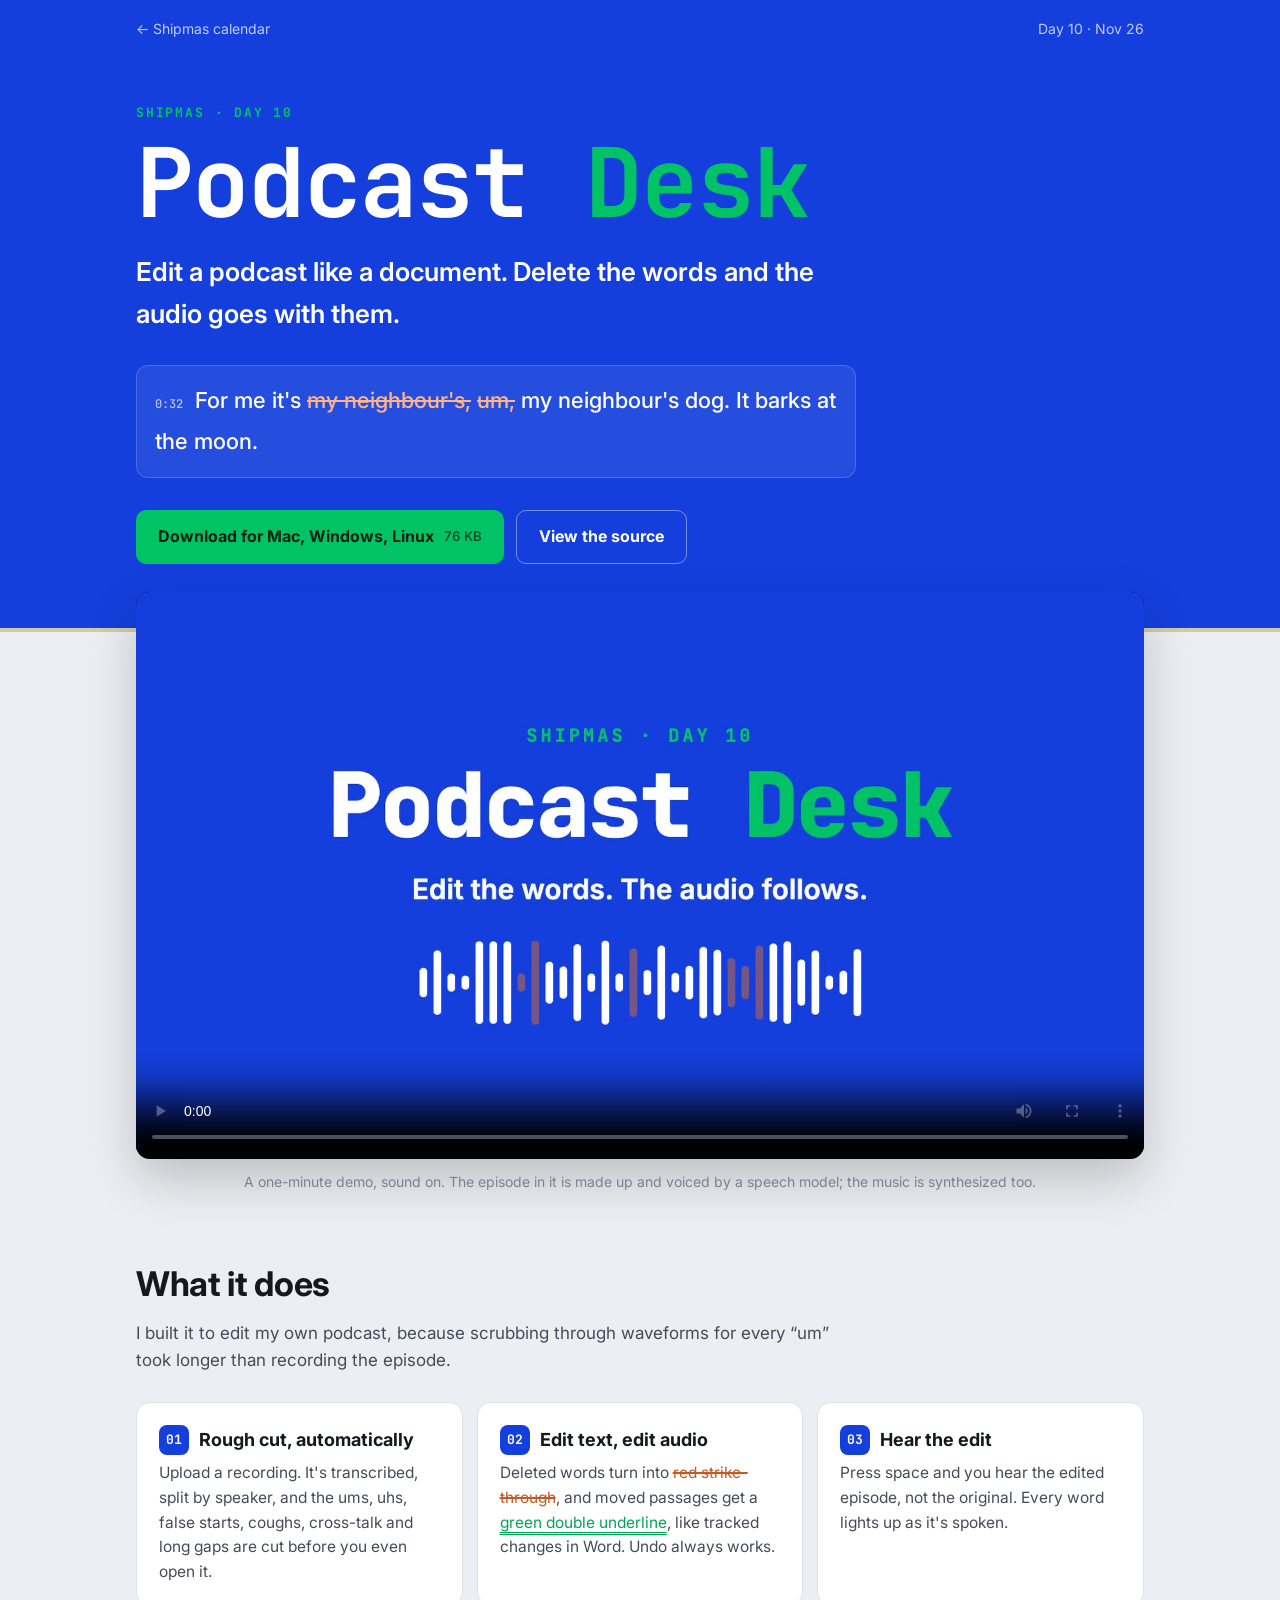
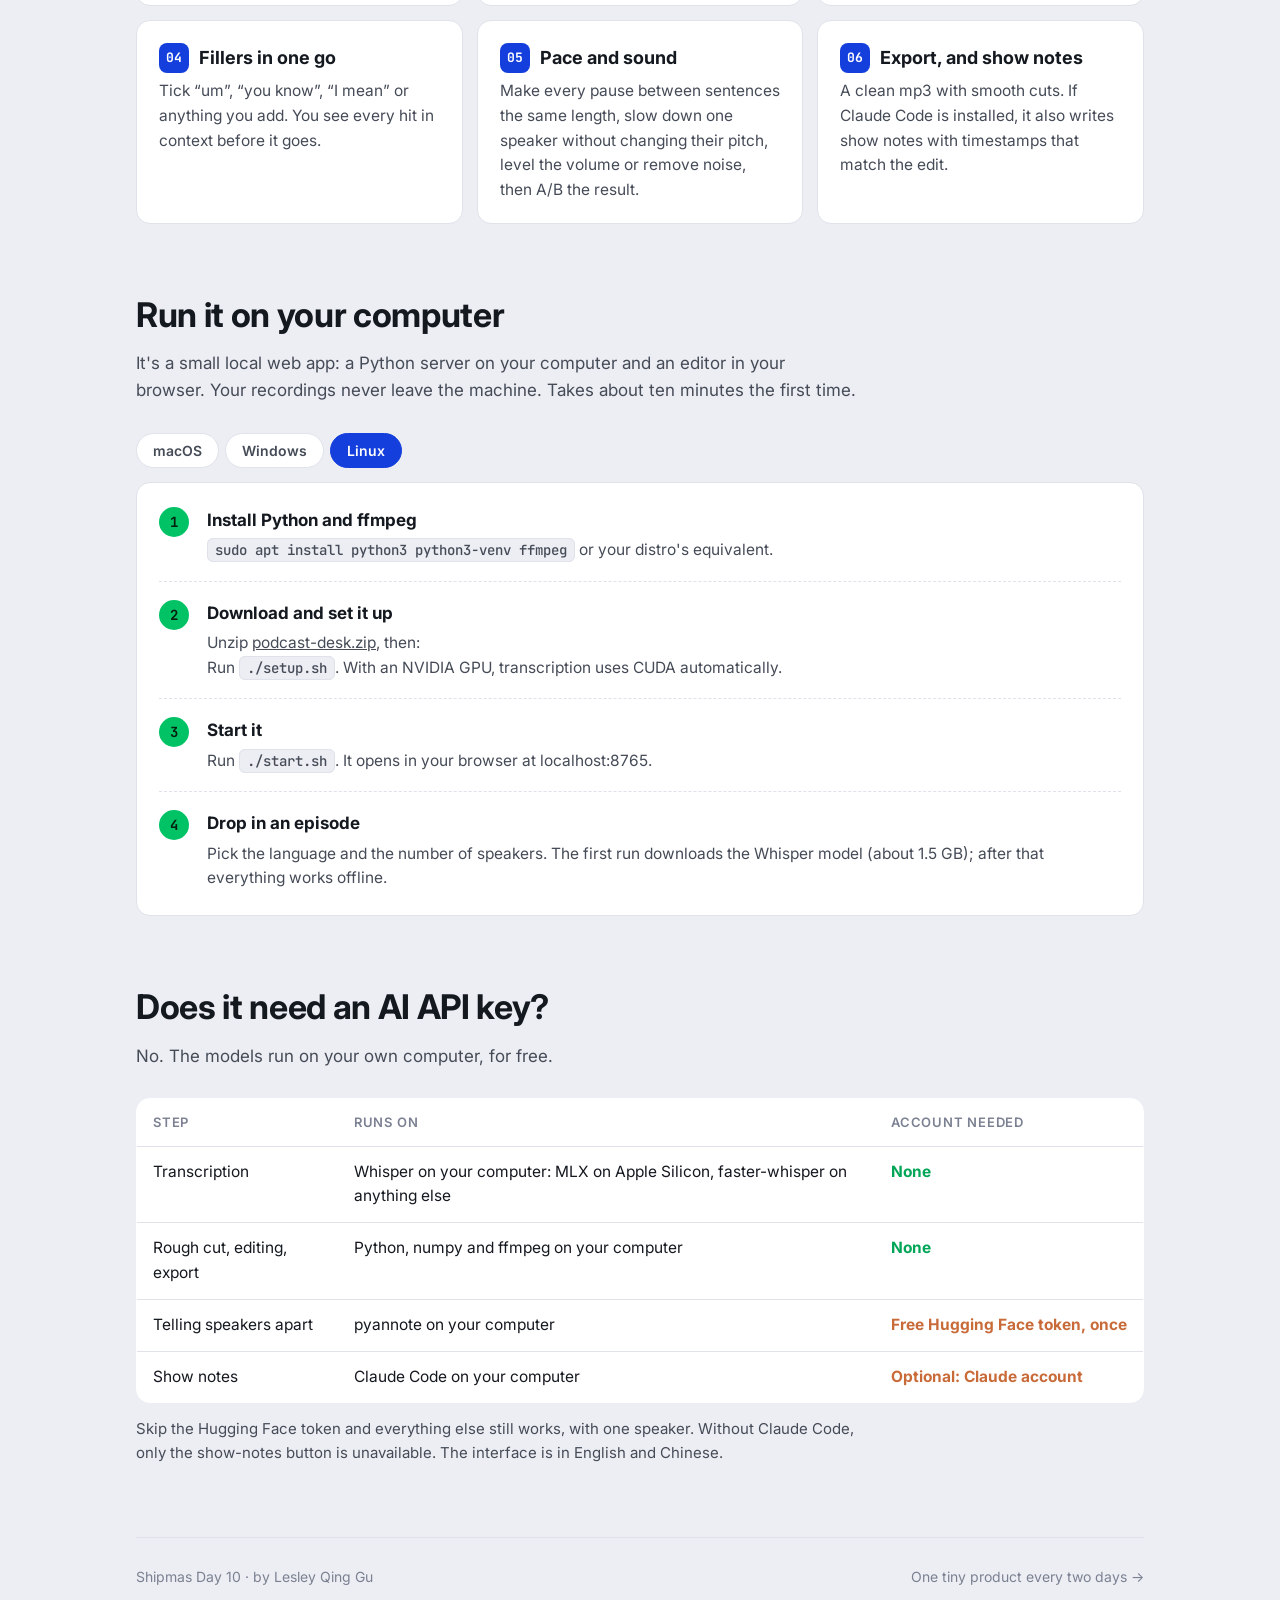
<file: days/10/index.html>
<!doctype html>
<html lang="en">
<head>
<meta charset="utf-8">
<meta name="viewport" content="width=device-width,initial-scale=1,viewport-fit=cover">
<title>Podcast Desk</title>
<meta name="description" content="Edit a podcast by editing its transcript. A free editor that runs on your own computer: automatic rough cut, filler removal, clean export. No API key.">
<link rel="preconnect" href="https://fonts.googleapis.com">
<link rel="preconnect" href="https://fonts.gstatic.com" crossorigin>
<link href="https://fonts.googleapis.com/css2?family=Inter:wght@400;500;600;700;800&family=JetBrains+Mono:wght@500;700&display=swap" rel="stylesheet">
<style>
:root{
  --sea:#143FDC;--sea2:#0e2ea8;--green:#01C366;--orange:#C86B39;--sand:#D3CA9F;
  --bg:#eceef3;--paper:#ffffff;--ink:#14181f;--ink2:#454b57;--muted:#7b8192;--line:#dfe2ea;--strike:#c25a26;--move:#00a557;
  --f:Inter,system-ui,-apple-system,"Segoe UI",sans-serif;--m:"JetBrains Mono",ui-monospace,SFMono-Regular,Menlo,monospace;
}
@media (prefers-color-scheme: dark){:root:not([data-theme="light"]){
  --bg:#111318;--paper:#1b1e25;--ink:#eef0f6;--ink2:#c2c8d8;--muted:#8890aa;--line:#2a3040;--strike:#f08a55;--move:#2fe08a;
}}
:root[data-theme="dark"]{--bg:#111318;--paper:#1b1e25;--ink:#eef0f6;--ink2:#c2c8d8;--muted:#8890aa;--line:#2a3040;--strike:#f08a55;--move:#2fe08a}
*{box-sizing:border-box}
html,body{margin:0}
body{background:var(--bg);color:var(--ink);font:400 17px/1.6 var(--f);-webkit-font-smoothing:antialiased;-webkit-text-size-adjust:100%}
a{color:inherit}
.wrap{max-width:1040px;margin:0 auto;padding:0 16px}

/* hero */
.hero{background:var(--sea);color:#fff;border-bottom:4px solid var(--sand);padding-bottom:64px}
.top{display:flex;justify-content:space-between;align-items:center;padding:18px 0;font-size:14px;color:#ffffffbb}
.top a{text-decoration:none}.top a:hover{color:#fff}
.kicker{font:700 13px/1 var(--m);letter-spacing:.14em;text-transform:uppercase;color:var(--green);margin:48px 0 16px}
h1{font:700 clamp(48px,9vw,96px)/1 var(--m);letter-spacing:-.02em;margin:0}
h1 em{font-style:normal;color:var(--green)}
.lead{font-size:clamp(20px,2.6vw,26px);font-weight:600;margin:20px 0 0;max-width:720px}
.line{margin:30px 0 0;font:500 clamp(17px,2.2vw,22px)/1.9 var(--f);background:#ffffff14;border:1px solid #ffffff2a;border-radius:12px;padding:14px 18px;max-width:720px}
.line .t{font:500 12px var(--m);color:#ffffffaa;margin-right:12px}
.line s{color:#ffb38a;text-decoration-color:#ffb38a;text-decoration-thickness:2px;transition:opacity .4s}
.cta{display:flex;flex-wrap:wrap;gap:12px;margin-top:32px}
.btn{display:inline-flex;align-items:center;gap:10px;padding:13px 22px;border-radius:10px;font-weight:700;font-size:16px;text-decoration:none;transition:transform .15s,filter .15s}
.btn:hover{transform:translateY(-1px);filter:brightness(1.06)}
.btn.main{background:var(--green);color:#04210f}
.btn.ghost{border:1.5px solid #ffffff66;color:#fff}
.btn small{font-weight:500;opacity:.75;white-space:nowrap}

/* video */
.video{margin-top:-40px}
video{display:block;width:100%;border-radius:14px;background:#000;box-shadow:0 20px 50px #0003;aspect-ratio:16/9}
.cap{font-size:14px;color:var(--muted);text-align:center;margin:12px 0 0}

section{padding:64px 0 0}
h2{font-size:clamp(26px,3.4vw,34px);letter-spacing:-.01em;margin:0 0 8px}
.sub{color:var(--ink2);margin:0 0 28px;max-width:720px}
.grid{display:grid;grid-template-columns:repeat(auto-fill,minmax(290px,1fr));gap:14px}
.card{background:var(--paper);border:1px solid var(--line);border-radius:14px;padding:22px 22px 20px}
.card h3{margin:0 0 6px;font-size:18px;display:flex;align-items:center;gap:10px}
.card p{margin:0;color:var(--ink2);font-size:15.5px}
.ic{width:30px;height:30px;border-radius:8px;display:grid;place-items:center;background:var(--sea);color:#fff;font:700 13px var(--m);flex:none}
.del{color:var(--strike);text-decoration:line-through;text-decoration-thickness:1.5px}
.mv{color:var(--move);text-decoration:underline double;text-underline-offset:4px}

/* run it */
.tabs{display:flex;gap:6px;margin-bottom:14px;flex-wrap:wrap}
.tabs button{font:600 14px var(--f);padding:8px 16px;border-radius:99px;border:1.5px solid var(--line);background:var(--paper);color:var(--ink2);cursor:pointer}
.tabs button[aria-selected="true"]{background:var(--sea);border-color:var(--sea);color:#fff}
.steps{background:var(--paper);border:1px solid var(--line);border-radius:14px;padding:6px 22px;counter-reset:s}
.step{display:grid;grid-template-columns:34px 1fr;gap:14px;padding:18px 0;border-bottom:1px dashed var(--line)}
.step:last-child{border-bottom:0}
.step::before{counter-increment:s;content:counter(s);width:30px;height:30px;border-radius:50%;background:var(--green);color:#04210f;display:grid;place-items:center;font:700 14px var(--m)}
.step b{display:block;margin-bottom:4px}
.step p{margin:0;color:var(--ink2);font-size:15.5px}
code{font:500 14px var(--m);background:var(--bg);border:1px solid var(--line);border-radius:6px;padding:2px 7px;white-space:nowrap}
pre{font:500 14px/1.6 var(--m);background:var(--bg);border:1px solid var(--line);border-radius:8px;padding:10px 14px;margin:8px 0 0;overflow-x:auto}
[hidden]{display:none!important}

/* api table */
table{width:100%;border-collapse:collapse;background:var(--paper);border:1px solid var(--line);border-radius:14px;overflow:hidden;font-size:15.5px}
th,td{text-align:left;padding:13px 16px;border-bottom:1px solid var(--line);vertical-align:top}
th{font-size:13px;color:var(--muted);font-weight:600;text-transform:uppercase;letter-spacing:.06em}
tr:last-child td{border-bottom:0}
.yes{color:var(--move);font-weight:700;white-space:nowrap}.opt{color:var(--orange);font-weight:700;white-space:nowrap}
.tw{overflow-x:auto;border-radius:14px}

footer{margin:72px 0 0;padding:28px 0 40px;border-top:1px solid var(--line);color:var(--muted);font-size:14px;display:flex;justify-content:space-between;gap:12px;flex-wrap:wrap}
footer a{text-decoration:none}footer a:hover{color:var(--ink)}
@media (max-width:600px){.hero{padding-bottom:56px}.step{grid-template-columns:30px 1fr;gap:10px}th,td{padding:11px 12px}}
@media (prefers-reduced-motion: reduce){.line s,.btn{transition:none}}
</style>
</head>
<body>

<header class="hero">
  <div class="wrap">
    <nav class="top"><a href="../../">← Shipmas calendar</a><span>Day 10 · Nov 26</span></nav>
    <p class="kicker">Shipmas · Day 10</p>
    <h1>Podcast <em>Desk</em></h1>
    <p class="lead">Edit a podcast like a document. Delete the words and the audio goes with them.</p>
    <p class="line" aria-label="Example of an edited transcript line"><span class="t">0:32</span>For me it's <s>my neighbour's,</s> <s>um,</s> my neighbour's dog. It barks at the moon.</p>
    <div class="cta">
      <a class="btn main" href="podcast-desk.zip" download>Download for Mac, Windows, Linux <small>76 KB</small></a>
      <a class="btn ghost" href="https://github.com/Lesley-Qing-Gu/ChristmasChallenge/tree/main/days/10/podcast-desk">View the source</a>
    </div>
  </div>
</header>

<main class="wrap">
  <div class="video">
    <video controls preload="metadata" poster="demo.jpg" playsinline>
      <source src="demo.mp4" type="video/mp4">
    </video>
    <p class="cap">A one-minute demo, sound on. The episode in it is made up and voiced by a speech model; the music is synthesized too.</p>
  </div>

  <section>
    <h2>What it does</h2>
    <p class="sub">I built it to edit my own podcast, because scrubbing through waveforms for every “um” took longer than recording the episode.</p>
    <div class="grid">
      <div class="card"><h3><span class="ic">01</span>Rough cut, automatically</h3><p>Upload a recording. It's transcribed, split by speaker, and the ums, uhs, false starts, coughs, cross-talk and long gaps are cut before you even open it.</p></div>
      <div class="card"><h3><span class="ic">02</span>Edit text, edit audio</h3><p>Deleted words turn into <span class="del">red strike-through</span>, and moved passages get a <span class="mv">green double underline</span>, like tracked changes in Word. Undo always works.</p></div>
      <div class="card"><h3><span class="ic">03</span>Hear the edit</h3><p>Press space and you hear the edited episode, not the original. Every word lights up as it's spoken.</p></div>
      <div class="card"><h3><span class="ic">04</span>Fillers in one go</h3><p>Tick “um”, “you know”, “I mean” or anything you add. You see every hit in context before it goes.</p></div>
      <div class="card"><h3><span class="ic">05</span>Pace and sound</h3><p>Make every pause between sentences the same length, slow down one speaker without changing their pitch, level the volume or remove noise, then A/B the result.</p></div>
      <div class="card"><h3><span class="ic">06</span>Export, and show notes</h3><p>A clean mp3 with smooth cuts. If Claude Code is installed, it also writes show notes with timestamps that match the edit.</p></div>
    </div>
  </section>

  <section id="run">
    <h2>Run it on your computer</h2>
    <p class="sub">It's a small local web app: a Python server on your computer and an editor in your browser. Your recordings never leave the machine. Takes about ten minutes the first time.</p>
    <div class="tabs" role="tablist">
      <button role="tab" data-os="mac" aria-selected="true">macOS</button>
      <button role="tab" data-os="win" aria-selected="false">Windows</button>
      <button role="tab" data-os="linux" aria-selected="false">Linux</button>
    </div>
    <div class="steps">
      <div class="step"><div><b>Install Python and ffmpeg</b>
        <p data-os="mac">Python 3.10 or newer from python.org, then <code>brew install ffmpeg</code>.</p>
        <p data-os="win" hidden>Python 3.10 or newer from python.org (tick “Add to PATH”), then <code>winget install ffmpeg</code>.</p>
        <p data-os="linux" hidden><code>sudo apt install python3 python3-venv ffmpeg</code> or your distro's equivalent.</p></div></div>
      <div class="step"><div><b>Download and set it up</b>
        <p>Unzip <a href="podcast-desk.zip" download>podcast-desk.zip</a>, then:</p>
        <p data-os="mac">Open Terminal in the folder and run <code>./setup.sh</code>. On an M-series Mac it also installs the fast GPU transcriber.</p>
        <p data-os="win" hidden>Double-click <code>setup.bat</code>.</p>
        <p data-os="linux" hidden>Run <code>./setup.sh</code>. With an NVIDIA GPU, transcription uses CUDA automatically.</p></div></div>
      <div class="step"><div><b>Start it</b>
        <p data-os="mac">Double-click <code>start.command</code>. It opens in your browser at localhost:8765.</p>
        <p data-os="win" hidden>Double-click <code>start.bat</code>. It opens in your browser at localhost:8765.</p>
        <p data-os="linux" hidden>Run <code>./start.sh</code>. It opens in your browser at localhost:8765.</p></div></div>
      <div class="step"><div><b>Drop in an episode</b>
        <p>Pick the language and the number of speakers. The first run downloads the Whisper model (about 1.5 GB); after that everything works offline.</p></div></div>
    </div>
  </section>

  <section>
    <h2>Does it need an AI API key?</h2>
    <p class="sub">No. The models run on your own computer, for free.</p>
    <div class="tw"><table>
      <thead><tr><th>Step</th><th>Runs on</th><th>Account needed</th></tr></thead>
      <tbody>
        <tr><td>Transcription</td><td>Whisper on your computer: MLX on Apple Silicon, faster-whisper on anything else</td><td class="yes">None</td></tr>
        <tr><td>Rough cut, editing, export</td><td>Python, numpy and ffmpeg on your computer</td><td class="yes">None</td></tr>
        <tr><td>Telling speakers apart</td><td>pyannote on your computer</td><td class="opt">Free Hugging Face token, once</td></tr>
        <tr><td>Show notes</td><td>Claude Code on your computer</td><td class="opt">Optional: Claude account</td></tr>
      </tbody>
    </table></div>
    <p class="sub" style="margin-top:14px;font-size:15px">Skip the Hugging Face token and everything else still works, with one speaker. Without Claude Code, only the show-notes button is unavailable. The interface is in English and Chinese.</p>
  </section>

  <footer>
    <span>Shipmas Day 10 · by <a href="https://www.linkedin.com/in/qing-gu-072167322">Lesley Qing Gu</a></span>
    <a href="../../">One tiny product every two days →</a>
  </footer>
</main>

<script>
document.querySelectorAll('.tabs button').forEach(b => b.onclick = () => {
  document.querySelectorAll('.tabs button').forEach(x => x.setAttribute('aria-selected', x === b));
  document.querySelectorAll('.step p[data-os]').forEach(p => p.hidden = p.dataset.os !== b.dataset.os);
});
// start on the visitor's own system
const os = /Win/.test(navigator.platform) ? 'win' : /Linux/.test(navigator.platform) && !/Android/.test(navigator.userAgent) ? 'linux' : 'mac';
document.querySelector(`.tabs button[data-os="${os}"]`).click();
</script>
</body>
</html>
</file>
<file: style.css>
:root{--red:#e60012;--paper:#f3efe8;--cream:#f7f1e3}
*{box-sizing:border-box}
html,body{background:var(--red)}
body{margin:0;min-height:100vh;color:#fff;font-family:Inter,-apple-system,sans-serif;padding:clamp(28px,5vw,60px) 16px;position:relative;overflow-x:hidden}
.wrap{position:relative;z-index:1;max-width:1000px;margin:0 auto}

/* pearl snowballs */
.balls i,.fall i{position:absolute;border-radius:50%;background:radial-gradient(circle at 35% 30%,#fff,#e8e2d6 55%,#b9b2a6);box-shadow:0 2px 6px #0003}
.balls{position:absolute;inset:0;z-index:2;pointer-events:none}
/* floating pearls: bob up and down, and drift with the mouse (translate is set from JS) */
.balls i{--d:1;animation:bob 5s ease-in-out infinite alternate;translate:calc(var(--mx,0) * var(--d) * 1px) calc(var(--my,0) * var(--d) * 1px);transition:translate .6s ease-out}
.balls i:nth-child(odd){--d:2.2;animation-duration:6.5s}
.balls i:nth-child(3n){--d:3.4;animation-duration:4.2s;animation-delay:-2s}
.balls i:nth-child(4n){animation-delay:-3.5s}
@keyframes bob{from{transform:translateY(-10px)}to{transform:translateY(10px) scale(1.08)}}
/* slow falling pearls in the background */
.fall{position:fixed;inset:0;pointer-events:none;overflow:hidden;z-index:0}
.fall i{top:-30px;opacity:.85;animation:drop linear infinite}
.fall i:nth-child(1){left:6%;width:8px;height:8px;animation-duration:14s}
.fall i:nth-child(2){left:18%;width:12px;height:12px;animation-duration:19s;animation-delay:-6s}
.fall i:nth-child(3){left:29%;width:6px;height:6px;animation-duration:11s;animation-delay:-3s}
.fall i:nth-child(4){left:41%;width:10px;height:10px;animation-duration:17s;animation-delay:-11s}
.fall i:nth-child(5){left:53%;width:7px;height:7px;animation-duration:13s;animation-delay:-8s}
.fall i:nth-child(6){left:64%;width:14px;height:14px;animation-duration:22s;animation-delay:-2s}
.fall i:nth-child(7){left:75%;width:8px;height:8px;animation-duration:15s;animation-delay:-12s}
.fall i:nth-child(8){left:86%;width:11px;height:11px;animation-duration:18s;animation-delay:-5s}
.fall i:nth-child(9){left:94%;width:6px;height:6px;animation-duration:12s;animation-delay:-9s}
.fall i:nth-child(10){left:12%;width:9px;height:9px;animation-duration:16s;animation-delay:-14s}
.fall i:nth-child(11){left:47%;width:5px;height:5px;animation-duration:10s;animation-delay:-4s}
.fall i:nth-child(12){left:70%;width:9px;height:9px;animation-duration:20s;animation-delay:-16s}
@keyframes drop{0%{transform:translate(0,0)}50%{transform:translate(24px,55vh)}100%{transform:translate(-8px,110vh)}}
/* pop a pearl when clicked */
.balls i{pointer-events:auto;cursor:pointer}
.balls i.pop{animation:pop .5s ease-out forwards}
@keyframes pop{to{transform:scale(2.4);opacity:0}}
@media(prefers-reduced-motion:reduce){.balls i,.fall i{animation:none}.fall{display:none}}
.balls i:nth-child(1){width:16px;height:16px;top:40px;left:8%}
.balls i:nth-child(2){width:10px;height:10px;top:12px;left:30%}
.balls i:nth-child(3){width:22px;height:22px;top:170px;right:4%}
.balls i:nth-child(4){width:12px;height:12px;top:230px;right:22%}
.balls i:nth-child(5){width:14px;height:14px;top:300px;left:3%}
.balls i:nth-child(6){width:9px;height:9px;top:20px;left:62%}
.balls i:nth-child(7){width:12px;height:12px;bottom:60px;right:4%}
.balls i:nth-child(8){width:16px;height:16px;bottom:140px;left:2%}

header{text-align:center}
.by{position:absolute;top:18px;right:20px;z-index:3;display:inline-flex;align-items:center;gap:8px;font-family:Unbounded,sans-serif;font-weight:600;font-size:clamp(.65rem,1.3vw,.82rem);letter-spacing:.03em;padding:6px 14px 6px 6px;border-radius:99px;background:#fff;color:var(--red);text-decoration:none;box-shadow:0 4px 0 #0000002e;transition:transform .15s,box-shadow .15s}
.by:hover{transform:translateY(-2px);box-shadow:0 6px 0 #0000002e}
.by:active{transform:translateY(2px);box-shadow:0 1px 0 #0000002e}
.by b{font-weight:800}
.by .in{display:grid;place-items:center;width:24px;height:24px;border-radius:50%;background:var(--red);color:#fff;font-family:Inter,sans-serif;font-weight:700;font-size:.78rem;letter-spacing:0}
.by .arr{transition:transform .15s}.by:hover .arr{transform:translate(2px,-2px)}
@media(max-width:1000px){body{padding-top:76px}}
h1{margin:0;font-family:Unbounded,sans-serif;font-weight:900;text-transform:uppercase;font-size:clamp(3.4rem,13vw,8.6rem);line-height:.95;letter-spacing:-.02em}
.sub{margin:14px auto 0;font-size:clamp(.95rem,1.8vw,1.1rem);line-height:1.5;opacity:.92}

.prog{display:flex;align-items:center;gap:14px;margin:clamp(24px,4vw,40px) 0 clamp(18px,3vw,28px);font-family:Unbounded,sans-serif;font-weight:600;font-size:.75rem;letter-spacing:.04em;white-space:nowrap}
.bar{flex:1;height:4px;background:#ffffff40;border-radius:9px;overflow:hidden}
.bar i{display:block;height:100%;width:0;background:#fff;transition:width 1s}

/* ---------- 24 boxes ---------- */
#grid{display:grid;grid-template-columns:repeat(6,1fr);gap:clamp(8px,1.5vw,14px)}
.cell{position:relative;aspect-ratio:1;perspective:1200px}
.page{position:absolute;inset:0;transform-origin:left center;transform-style:preserve-3d;transition:transform .8s cubic-bezier(.45,.05,.2,1)}
.cell.first .page{transform-origin:right center}
.page .f,.page .b{position:absolute;inset:0;border-radius:12px;backface-visibility:hidden;-webkit-backface-visibility:hidden;overflow:hidden}
.page .f::after{content:"";position:absolute;inset:0;background:linear-gradient(90deg,transparent 40%,#0000003a);opacity:0;transition:opacity .4s}
.page .b{transform:rotateY(180deg);background:var(--paper) repeating-linear-gradient(transparent 0 15px,#e6001222 15px 16px)}
.page .f svg{position:absolute;inset:0;width:100%;height:100%}

.bg-cream{background:var(--cream)}
.bg-gold{background:linear-gradient(165deg,#ecd29b,#c99a52)}
.bg-red{background:linear-gradient(160deg,#ff4545,#b8101a);box-shadow:inset 0 0 0 2px #ffffff30}
.bg-green{background:linear-gradient(175deg,#0c5e3d,#1fb06b)}
.bg-dark{background:#0b4a35}

.num{position:absolute;left:0;right:0;bottom:7%;text-align:center;font-family:Unbounded,sans-serif;font-weight:800;font-size:clamp(1.1rem,2.8vw,1.9rem);color:#fff;line-height:1;text-shadow:0 2px 6px #0003}
.bg-cream .num{color:var(--red);text-shadow:none}
.date{position:absolute;top:8px;left:8px;font-family:Unbounded,sans-serif;font-weight:600;font-size:clamp(.45rem,.9vw,.6rem);letter-spacing:.04em;padding:3px 7px;border-radius:99px;background:#0000002e;color:#fff}
.bg-cream .date{background:#e600121a;color:var(--red)}

.under{position:absolute;inset:0;border-radius:12px;background:#0b4a35;box-shadow:inset 0 0 0 2px #ffffff22,inset 0 0 22px #0005;
  display:flex;flex-direction:column;align-items:center;justify-content:center;text-align:center;padding:8px;color:#fff;text-decoration:none}
.under .k{font-family:Unbounded,sans-serif;font-weight:800;font-size:clamp(.55rem,1.1vw,.7rem);letter-spacing:.08em;opacity:.7}
.under b{font-family:Unbounded,sans-serif;font-size:clamp(.7rem,1.5vw,.95rem);line-height:1.2;margin-top:8px;font-weight:800}
.under small{font-size:clamp(.55rem,1.1vw,.7rem);opacity:.8;margin-top:3px}

.cell:hover,.cell.flipped{z-index:5}
.cell.open{cursor:pointer}
.cell.open:hover .page,.cell.open.flipped .page{transform:rotateY(-176deg)}
.cell.open.first:hover .page,.cell.open.first.flipped .page{transform:rotateY(176deg)}
.cell.open:hover .page .f::after,.cell.open.flipped .page .f::after{opacity:1}
.cell.locked{cursor:not-allowed}
.cell.locked:hover .page,.cell.locked.flipped .page{transform:rotateY(-28deg)}
.cell.locked.first:hover .page,.cell.locked.first.flipped .page{transform:rotateY(28deg)}
.cell.today::before{content:"";position:absolute;inset:-5px;border:2px solid #fff;border-radius:16px}

footer{display:flex;justify-content:center;align-items:center;gap:clamp(16px,5vw,60px);flex-wrap:wrap;margin-top:clamp(28px,4vw,44px);font-size:.85rem}
footer a{color:#fff}

@media(max-width:760px){#grid{grid-template-columns:repeat(4,1fr)}}
@media(max-width:420px){#grid{grid-template-columns:repeat(3,1fr)}}
</file>
